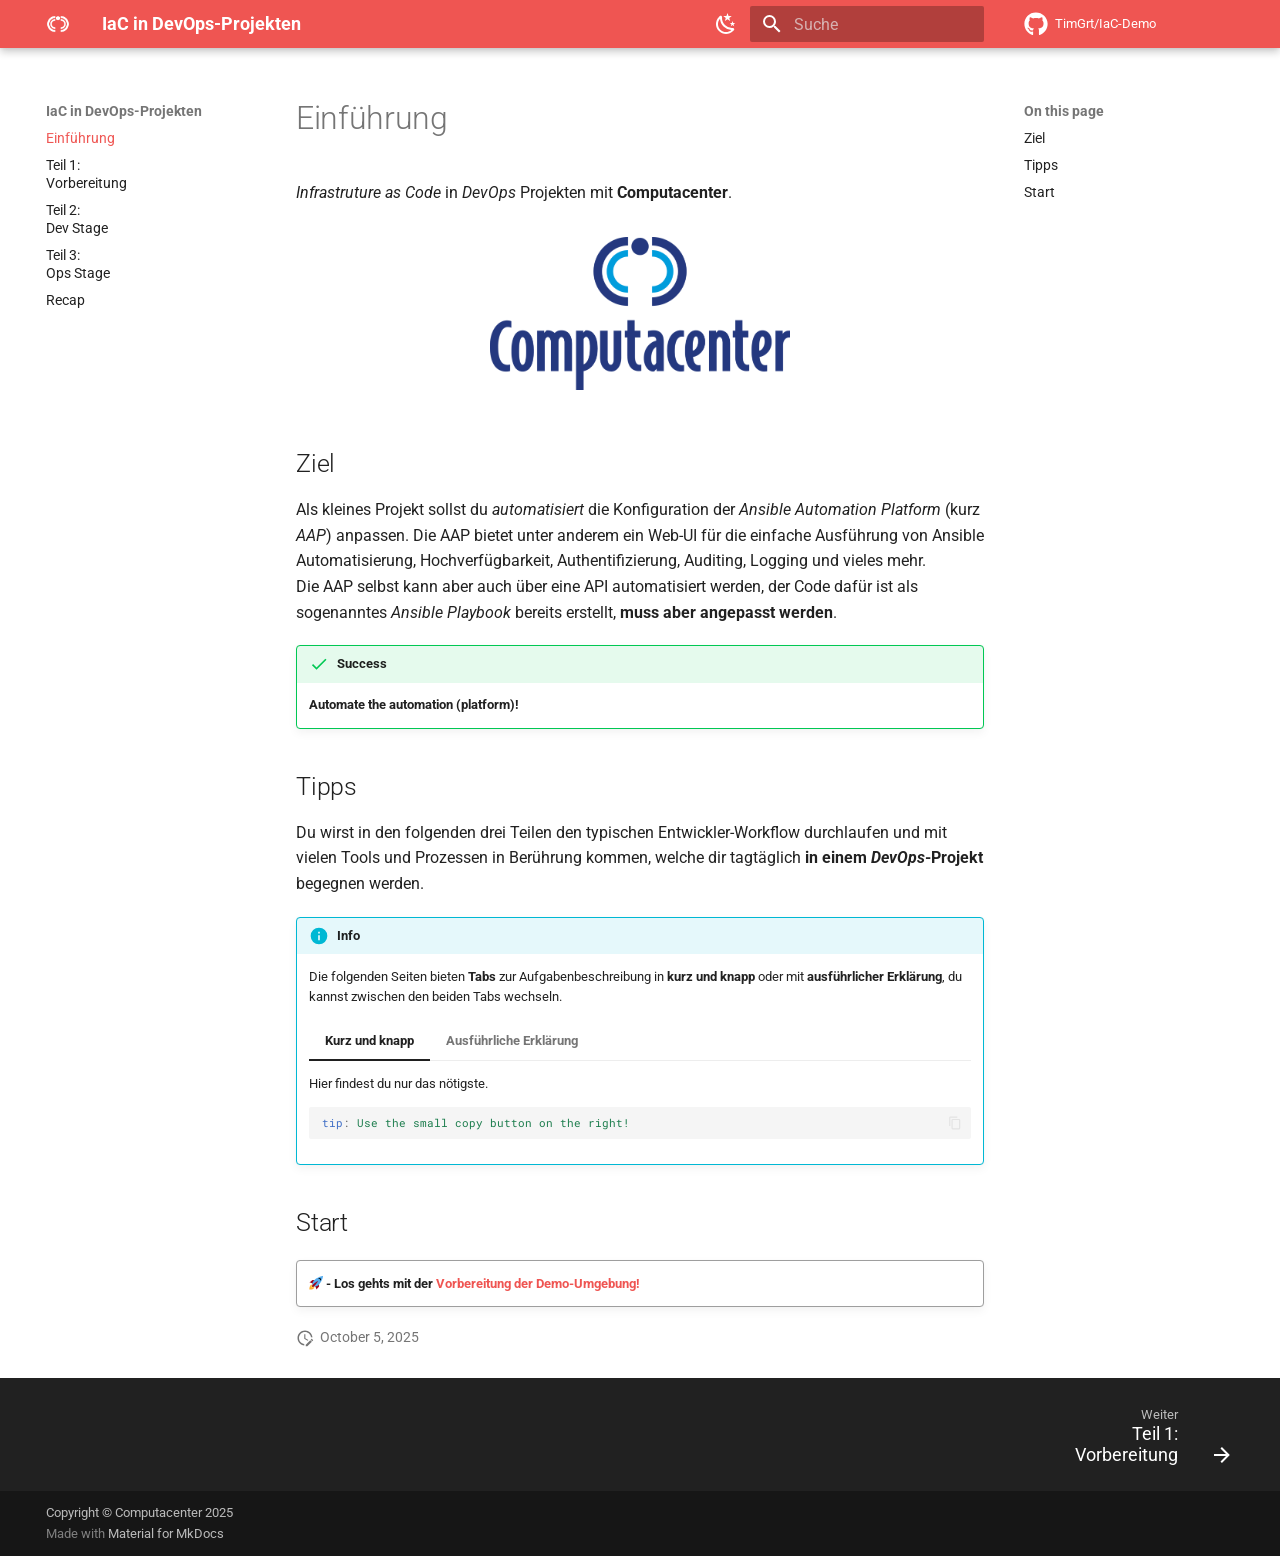
<file: index.html>
<!doctype html>
<html lang="de" class="no-js">
  <head>
    
      <meta charset="utf-8">
      <meta name="viewport" content="width=device-width,initial-scale=1">
      
        <meta name="description" content="Small exercises for demoing Infrastructure as Code with Ansible and Automation Controller">
      
      
      
      
      
        <link rel="next" href="part1/">
      
      
      <link rel="icon" href="assets/images/computacenter-logo.png">
      <meta name="generator" content="mkdocs-1.6.1, mkdocs-material-9.6.20">
    
    
      
        <title>IaC in DevOps-Projekten</title>
      
    
    
      <link rel="stylesheet" href="assets/stylesheets/main.e53b48f4.min.css">
      
        
        <link rel="stylesheet" href="assets/stylesheets/palette.06af60db.min.css">
      
      
  
  
    
      
      
    
  
  
  <style>:root{--md-admonition-icon--example:url('data:image/svg+xml;charset=utf-8,%3Csvg%20xmlns%3D%22http%3A//www.w3.org/2000/svg%22%20viewBox%3D%220%200%2024%2024%22%3E%3Cpath%20d%3D%22M9.25%2012a.75.75%200%200%201-.22.53l-2.75%202.75a.75.75%200%200%201-1.06-1.06L7.44%2012%205.22%209.78a.75.75%200%201%201%201.06-1.06l2.75%202.75c.141.14.22.331.22.53m2%202a.75.75%200%200%200%200%201.5h5a.75.75%200%200%200%200-1.5z%22/%3E%3Cpath%20d%3D%22M0%204.75C0%203.784.784%203%201.75%203h20.5c.966%200%201.75.784%201.75%201.75v14.5A1.75%201.75%200%200%201%2022.25%2021H1.75A1.75%201.75%200%200%201%200%2019.25Zm1.75-.25a.25.25%200%200%200-.25.25v14.5c0%20.138.112.25.25.25h20.5a.25.25%200%200%200%20.25-.25V4.75a.25.25%200%200%200-.25-.25Z%22/%3E%3C/svg%3E');}</style>



    
    
      
    
    
      
        
        
        
        <link rel="stylesheet" href="assets/external/fonts.googleapis.com/css.49ea35f2.css">
        <style>:root{--md-text-font:"Roboto";--md-code-font:"Roboto Mono"}</style>
      
    
    
      <link rel="stylesheet" href="assets/stylesheets/tables.css">
    
    <script>__md_scope=new URL(".",location),__md_hash=e=>[...e].reduce(((e,_)=>(e<<5)-e+_.charCodeAt(0)),0),__md_get=(e,_=localStorage,t=__md_scope)=>JSON.parse(_.getItem(t.pathname+"."+e)),__md_set=(e,_,t=localStorage,a=__md_scope)=>{try{t.setItem(a.pathname+"."+e,JSON.stringify(_))}catch(e){}}</script>
    
      

    
    
    
  </head>
  
  
    
    
      
    
    
    
    
    <body dir="ltr" data-md-color-scheme="default" data-md-color-primary="red" data-md-color-accent="indigo">
  
    
    <input class="md-toggle" data-md-toggle="drawer" type="checkbox" id="__drawer" autocomplete="off">
    <input class="md-toggle" data-md-toggle="search" type="checkbox" id="__search" autocomplete="off">
    <label class="md-overlay" for="__drawer"></label>
    <div data-md-component="skip">
      
        
        <a href="#einfuhrung" class="md-skip">
          Zum Inhalt
        </a>
      
    </div>
    <div data-md-component="announce">
      
    </div>
    
    
      

  

<header class="md-header md-header--shadow" data-md-component="header">
  <nav class="md-header__inner md-grid" aria-label="Kopfzeile">
    <a href="." title="IaC in DevOps-Projekten" class="md-header__button md-logo" aria-label="IaC in DevOps-Projekten" data-md-component="logo">
      
  <img src="assets/images/computacenter-logo-white.png" alt="logo">

    </a>
    <label class="md-header__button md-icon" for="__drawer">
      
      <svg xmlns="http://www.w3.org/2000/svg" viewBox="0 0 24 24"><path d="M3 6h18v2H3zm0 5h18v2H3zm0 5h18v2H3z"/></svg>
    </label>
    <div class="md-header__title" data-md-component="header-title">
      <div class="md-header__ellipsis">
        <div class="md-header__topic">
          <span class="md-ellipsis">
            IaC in DevOps-Projekten
          </span>
        </div>
        <div class="md-header__topic" data-md-component="header-topic">
          <span class="md-ellipsis">
            
              Einführung
            
          </span>
        </div>
      </div>
    </div>
    
      
        <form class="md-header__option" data-md-component="palette">
  
    
    
    
    <input class="md-option" data-md-color-media="" data-md-color-scheme="default" data-md-color-primary="red" data-md-color-accent="indigo"  aria-label="Switch to dark mode"  type="radio" name="__palette" id="__palette_0">
    
      <label class="md-header__button md-icon" title="Switch to dark mode" for="__palette_1" hidden>
        <svg xmlns="http://www.w3.org/2000/svg" viewBox="0 0 24 24"><path d="m17.75 4.09-2.53 1.94.91 3.06-2.63-1.81-2.63 1.81.91-3.06-2.53-1.94L12.44 4l1.06-3 1.06 3zm3.5 6.91-1.64 1.25.59 1.98-1.7-1.17-1.7 1.17.59-1.98L15.75 11l2.06-.05L18.5 9l.69 1.95zm-2.28 4.95c.83-.08 1.72 1.1 1.19 1.85-.32.45-.66.87-1.08 1.27C15.17 23 8.84 23 4.94 19.07c-3.91-3.9-3.91-10.24 0-14.14.4-.4.82-.76 1.27-1.08.75-.53 1.93.36 1.85 1.19-.27 2.86.69 5.83 2.89 8.02a9.96 9.96 0 0 0 8.02 2.89m-1.64 2.02a12.08 12.08 0 0 1-7.8-3.47c-2.17-2.19-3.33-5-3.49-7.82-2.81 3.14-2.7 7.96.31 10.98 3.02 3.01 7.84 3.12 10.98.31"/></svg>
      </label>
    
  
    
    
    
    <input class="md-option" data-md-color-media="" data-md-color-scheme="slate" data-md-color-primary="black" data-md-color-accent="indigo"  aria-label="Switch to light mode"  type="radio" name="__palette" id="__palette_1">
    
      <label class="md-header__button md-icon" title="Switch to light mode" for="__palette_0" hidden>
        <svg xmlns="http://www.w3.org/2000/svg" viewBox="0 0 24 24"><path d="M12 7a5 5 0 0 1 5 5 5 5 0 0 1-5 5 5 5 0 0 1-5-5 5 5 0 0 1 5-5m0 2a3 3 0 0 0-3 3 3 3 0 0 0 3 3 3 3 0 0 0 3-3 3 3 0 0 0-3-3m0-7 2.39 3.42C13.65 5.15 12.84 5 12 5s-1.65.15-2.39.42zM3.34 7l4.16-.35A7.2 7.2 0 0 0 5.94 8.5c-.44.74-.69 1.5-.83 2.29zm.02 10 1.76-3.77a7.131 7.131 0 0 0 2.38 4.14zM20.65 7l-1.77 3.79a7.02 7.02 0 0 0-2.38-4.15zm-.01 10-4.14.36c.59-.51 1.12-1.14 1.54-1.86.42-.73.69-1.5.83-2.29zM12 22l-2.41-3.44c.74.27 1.55.44 2.41.44.82 0 1.63-.17 2.37-.44z"/></svg>
      </label>
    
  
</form>
      
    
    
      <script>var palette=__md_get("__palette");if(palette&&palette.color){if("(prefers-color-scheme)"===palette.color.media){var media=matchMedia("(prefers-color-scheme: light)"),input=document.querySelector(media.matches?"[data-md-color-media='(prefers-color-scheme: light)']":"[data-md-color-media='(prefers-color-scheme: dark)']");palette.color.media=input.getAttribute("data-md-color-media"),palette.color.scheme=input.getAttribute("data-md-color-scheme"),palette.color.primary=input.getAttribute("data-md-color-primary"),palette.color.accent=input.getAttribute("data-md-color-accent")}for(var[key,value]of Object.entries(palette.color))document.body.setAttribute("data-md-color-"+key,value)}</script>
    
    
    
      
      
        <label class="md-header__button md-icon" for="__search">
          
          <svg xmlns="http://www.w3.org/2000/svg" viewBox="0 0 24 24"><path d="M9.5 3A6.5 6.5 0 0 1 16 9.5c0 1.61-.59 3.09-1.56 4.23l.27.27h.79l5 5-1.5 1.5-5-5v-.79l-.27-.27A6.52 6.52 0 0 1 9.5 16 6.5 6.5 0 0 1 3 9.5 6.5 6.5 0 0 1 9.5 3m0 2C7 5 5 7 5 9.5S7 14 9.5 14 14 12 14 9.5 12 5 9.5 5"/></svg>
        </label>
        <div class="md-search" data-md-component="search" role="dialog">
  <label class="md-search__overlay" for="__search"></label>
  <div class="md-search__inner" role="search">
    <form class="md-search__form" name="search">
      <input type="text" class="md-search__input" name="query" aria-label="Suche" placeholder="Suche" autocapitalize="off" autocorrect="off" autocomplete="off" spellcheck="false" data-md-component="search-query" required>
      <label class="md-search__icon md-icon" for="__search">
        
        <svg xmlns="http://www.w3.org/2000/svg" viewBox="0 0 24 24"><path d="M9.5 3A6.5 6.5 0 0 1 16 9.5c0 1.61-.59 3.09-1.56 4.23l.27.27h.79l5 5-1.5 1.5-5-5v-.79l-.27-.27A6.52 6.52 0 0 1 9.5 16 6.5 6.5 0 0 1 3 9.5 6.5 6.5 0 0 1 9.5 3m0 2C7 5 5 7 5 9.5S7 14 9.5 14 14 12 14 9.5 12 5 9.5 5"/></svg>
        
        <svg xmlns="http://www.w3.org/2000/svg" viewBox="0 0 24 24"><path d="M20 11v2H8l5.5 5.5-1.42 1.42L4.16 12l7.92-7.92L13.5 5.5 8 11z"/></svg>
      </label>
      <nav class="md-search__options" aria-label="Suche">
        
        <button type="reset" class="md-search__icon md-icon" title="Zurücksetzen" aria-label="Zurücksetzen" tabindex="-1">
          
          <svg xmlns="http://www.w3.org/2000/svg" viewBox="0 0 24 24"><path d="M19 6.41 17.59 5 12 10.59 6.41 5 5 6.41 10.59 12 5 17.59 6.41 19 12 13.41 17.59 19 19 17.59 13.41 12z"/></svg>
        </button>
      </nav>
      
        <div class="md-search__suggest" data-md-component="search-suggest"></div>
      
    </form>
    <div class="md-search__output">
      <div class="md-search__scrollwrap" tabindex="0" data-md-scrollfix>
        <div class="md-search-result" data-md-component="search-result">
          <div class="md-search-result__meta">
            Suche wird initialisiert
          </div>
          <ol class="md-search-result__list" role="presentation"></ol>
        </div>
      </div>
    </div>
  </div>
</div>
      
    
    
      <div class="md-header__source">
        <a href="https://github.com/TimGrt/IaC-Demo" title="Zum Repository" class="md-source" data-md-component="source">
  <div class="md-source__icon md-icon">
    
    <svg xmlns="http://www.w3.org/2000/svg" viewBox="0 0 512 512"><!--! Font Awesome Free 7.0.0 by @fontawesome - https://fontawesome.com License - https://fontawesome.com/license/free (Icons: CC BY 4.0, Fonts: SIL OFL 1.1, Code: MIT License) Copyright 2025 Fonticons, Inc.--><path d="M173.9 397.4c0 2-2.3 3.6-5.2 3.6-3.3.3-5.6-1.3-5.6-3.6 0-2 2.3-3.6 5.2-3.6 3-.3 5.6 1.3 5.6 3.6m-31.1-4.5c-.7 2 1.3 4.3 4.3 4.9 2.6 1 5.6 0 6.2-2s-1.3-4.3-4.3-5.2c-2.6-.7-5.5.3-6.2 2.3m44.2-1.7c-2.9.7-4.9 2.6-4.6 4.9.3 2 2.9 3.3 5.9 2.6 2.9-.7 4.9-2.6 4.6-4.6-.3-1.9-3-3.2-5.9-2.9M252.8 8C114.1 8 8 113.3 8 252c0 110.9 69.8 205.8 169.5 239.2 12.8 2.3 17.3-5.6 17.3-12.1 0-6.2-.3-40.4-.3-61.4 0 0-70 15-84.7-29.8 0 0-11.4-29.1-27.8-36.6 0 0-22.9-15.7 1.6-15.4 0 0 24.9 2 38.6 25.8 21.9 38.6 58.6 27.5 72.9 20.9 2.3-16 8.8-27.1 16-33.7-55.9-6.2-112.3-14.3-112.3-110.5 0-27.5 7.6-41.3 23.6-58.9-2.6-6.5-11.1-33.3 2.6-67.9 20.9-6.5 69 27 69 27 20-5.6 41.5-8.5 62.8-8.5s42.8 2.9 62.8 8.5c0 0 48.1-33.6 69-27 13.7 34.7 5.2 61.4 2.6 67.9 16 17.7 25.8 31.5 25.8 58.9 0 96.5-58.9 104.2-114.8 110.5 9.2 7.9 17 22.9 17 46.4 0 33.7-.3 75.4-.3 83.6 0 6.5 4.6 14.4 17.3 12.1C436.2 457.8 504 362.9 504 252 504 113.3 391.5 8 252.8 8M105.2 352.9c-1.3 1-1 3.3.7 5.2 1.6 1.6 3.9 2.3 5.2 1 1.3-1 1-3.3-.7-5.2-1.6-1.6-3.9-2.3-5.2-1m-10.8-8.1c-.7 1.3.3 2.9 2.3 3.9 1.6 1 3.6.7 4.3-.7.7-1.3-.3-2.9-2.3-3.9-2-.6-3.6-.3-4.3.7m32.4 35.6c-1.6 1.3-1 4.3 1.3 6.2 2.3 2.3 5.2 2.6 6.5 1 1.3-1.3.7-4.3-1.3-6.2-2.2-2.3-5.2-2.6-6.5-1m-11.4-14.7c-1.6 1-1.6 3.6 0 5.9s4.3 3.3 5.6 2.3c1.6-1.3 1.6-3.9 0-6.2-1.4-2.3-4-3.3-5.6-2"/></svg>
  </div>
  <div class="md-source__repository">
    TimGrt/IaC-Demo
  </div>
</a>
      </div>
    
  </nav>
  
</header>
    
    <div class="md-container" data-md-component="container">
      
      
        
          
        
      
      <main class="md-main" data-md-component="main">
        <div class="md-main__inner md-grid">
          
            
              
              <div class="md-sidebar md-sidebar--primary" data-md-component="sidebar" data-md-type="navigation" >
                <div class="md-sidebar__scrollwrap">
                  <div class="md-sidebar__inner">
                    



<nav class="md-nav md-nav--primary" aria-label="Navigation" data-md-level="0">
  <label class="md-nav__title" for="__drawer">
    <a href="." title="IaC in DevOps-Projekten" class="md-nav__button md-logo" aria-label="IaC in DevOps-Projekten" data-md-component="logo">
      
  <img src="assets/images/computacenter-logo-white.png" alt="logo">

    </a>
    IaC in DevOps-Projekten
  </label>
  
    <div class="md-nav__source">
      <a href="https://github.com/TimGrt/IaC-Demo" title="Zum Repository" class="md-source" data-md-component="source">
  <div class="md-source__icon md-icon">
    
    <svg xmlns="http://www.w3.org/2000/svg" viewBox="0 0 512 512"><!--! Font Awesome Free 7.0.0 by @fontawesome - https://fontawesome.com License - https://fontawesome.com/license/free (Icons: CC BY 4.0, Fonts: SIL OFL 1.1, Code: MIT License) Copyright 2025 Fonticons, Inc.--><path d="M173.9 397.4c0 2-2.3 3.6-5.2 3.6-3.3.3-5.6-1.3-5.6-3.6 0-2 2.3-3.6 5.2-3.6 3-.3 5.6 1.3 5.6 3.6m-31.1-4.5c-.7 2 1.3 4.3 4.3 4.9 2.6 1 5.6 0 6.2-2s-1.3-4.3-4.3-5.2c-2.6-.7-5.5.3-6.2 2.3m44.2-1.7c-2.9.7-4.9 2.6-4.6 4.9.3 2 2.9 3.3 5.9 2.6 2.9-.7 4.9-2.6 4.6-4.6-.3-1.9-3-3.2-5.9-2.9M252.8 8C114.1 8 8 113.3 8 252c0 110.9 69.8 205.8 169.5 239.2 12.8 2.3 17.3-5.6 17.3-12.1 0-6.2-.3-40.4-.3-61.4 0 0-70 15-84.7-29.8 0 0-11.4-29.1-27.8-36.6 0 0-22.9-15.7 1.6-15.4 0 0 24.9 2 38.6 25.8 21.9 38.6 58.6 27.5 72.9 20.9 2.3-16 8.8-27.1 16-33.7-55.9-6.2-112.3-14.3-112.3-110.5 0-27.5 7.6-41.3 23.6-58.9-2.6-6.5-11.1-33.3 2.6-67.9 20.9-6.5 69 27 69 27 20-5.6 41.5-8.5 62.8-8.5s42.8 2.9 62.8 8.5c0 0 48.1-33.6 69-27 13.7 34.7 5.2 61.4 2.6 67.9 16 17.7 25.8 31.5 25.8 58.9 0 96.5-58.9 104.2-114.8 110.5 9.2 7.9 17 22.9 17 46.4 0 33.7-.3 75.4-.3 83.6 0 6.5 4.6 14.4 17.3 12.1C436.2 457.8 504 362.9 504 252 504 113.3 391.5 8 252.8 8M105.2 352.9c-1.3 1-1 3.3.7 5.2 1.6 1.6 3.9 2.3 5.2 1 1.3-1 1-3.3-.7-5.2-1.6-1.6-3.9-2.3-5.2-1m-10.8-8.1c-.7 1.3.3 2.9 2.3 3.9 1.6 1 3.6.7 4.3-.7.7-1.3-.3-2.9-2.3-3.9-2-.6-3.6-.3-4.3.7m32.4 35.6c-1.6 1.3-1 4.3 1.3 6.2 2.3 2.3 5.2 2.6 6.5 1 1.3-1.3.7-4.3-1.3-6.2-2.2-2.3-5.2-2.6-6.5-1m-11.4-14.7c-1.6 1-1.6 3.6 0 5.9s4.3 3.3 5.6 2.3c1.6-1.3 1.6-3.9 0-6.2-1.4-2.3-4-3.3-5.6-2"/></svg>
  </div>
  <div class="md-source__repository">
    TimGrt/IaC-Demo
  </div>
</a>
    </div>
  
  <ul class="md-nav__list" data-md-scrollfix>
    
      
      
  
  
    
  
  
  
    <li class="md-nav__item md-nav__item--active">
      
      <input class="md-nav__toggle md-toggle" type="checkbox" id="__toc">
      
      
        
      
      
        <label class="md-nav__link md-nav__link--active" for="__toc">
          
  
  
  <span class="md-ellipsis">
    Einführung
    
  </span>
  

          <span class="md-nav__icon md-icon"></span>
        </label>
      
      <a href="." class="md-nav__link md-nav__link--active">
        
  
  
  <span class="md-ellipsis">
    Einführung
    
  </span>
  

      </a>
      
        

  

<nav class="md-nav md-nav--secondary" aria-label="On this page">
  
  
  
    
  
  
    <label class="md-nav__title" for="__toc">
      <span class="md-nav__icon md-icon"></span>
      On this page
    </label>
    <ul class="md-nav__list" data-md-component="toc" data-md-scrollfix>
      
        <li class="md-nav__item">
  <a href="#ziel" class="md-nav__link">
    <span class="md-ellipsis">
      Ziel
    </span>
  </a>
  
</li>
      
        <li class="md-nav__item">
  <a href="#tipps" class="md-nav__link">
    <span class="md-ellipsis">
      Tipps
    </span>
  </a>
  
</li>
      
        <li class="md-nav__item">
  <a href="#start" class="md-nav__link">
    <span class="md-ellipsis">
      Start
    </span>
  </a>
  
</li>
      
    </ul>
  
</nav>
      
    </li>
  

    
      
      
  
  
  
  
    <li class="md-nav__item">
      <a href="part1/" class="md-nav__link">
        
  
  
  <span class="md-ellipsis">
    Teil 1:<br>Vorbereitung
    
  </span>
  

      </a>
    </li>
  

    
      
      
  
  
  
  
    <li class="md-nav__item">
      <a href="part2/" class="md-nav__link">
        
  
  
  <span class="md-ellipsis">
    Teil 2:<br>Dev Stage
    
  </span>
  

      </a>
    </li>
  

    
      
      
  
  
  
  
    <li class="md-nav__item">
      <a href="part3/" class="md-nav__link">
        
  
  
  <span class="md-ellipsis">
    Teil 3:<br>Ops Stage
    
  </span>
  

      </a>
    </li>
  

    
      
      
  
  
  
  
    <li class="md-nav__item">
      <a href="recap/" class="md-nav__link">
        
  
  
  <span class="md-ellipsis">
    Recap
    
  </span>
  

      </a>
    </li>
  

    
  </ul>
</nav>
                  </div>
                </div>
              </div>
            
            
              
              <div class="md-sidebar md-sidebar--secondary" data-md-component="sidebar" data-md-type="toc" >
                <div class="md-sidebar__scrollwrap">
                  <div class="md-sidebar__inner">
                    

  

<nav class="md-nav md-nav--secondary" aria-label="On this page">
  
  
  
    
  
  
    <label class="md-nav__title" for="__toc">
      <span class="md-nav__icon md-icon"></span>
      On this page
    </label>
    <ul class="md-nav__list" data-md-component="toc" data-md-scrollfix>
      
        <li class="md-nav__item">
  <a href="#ziel" class="md-nav__link">
    <span class="md-ellipsis">
      Ziel
    </span>
  </a>
  
</li>
      
        <li class="md-nav__item">
  <a href="#tipps" class="md-nav__link">
    <span class="md-ellipsis">
      Tipps
    </span>
  </a>
  
</li>
      
        <li class="md-nav__item">
  <a href="#start" class="md-nav__link">
    <span class="md-ellipsis">
      Start
    </span>
  </a>
  
</li>
      
    </ul>
  
</nav>
                  </div>
                </div>
              </div>
            
          
          
            <div class="md-content" data-md-component="content">
              <article class="md-content__inner md-typeset">
                
                  



<h1 id="einfuhrung">Einführung</h1>
<p><em>Infrastruture as Code</em> in <em>DevOps</em> Projekten mit <strong>Computacenter</strong>.</p>
<figure>
<p><img alt="CC Logo" src="assets/images/computacenter.png#only-light" width="300" />
  <img alt="CC Logo" src="assets/images/computacenter-white.png#only-dark" width="300" />
  </p>
<figcaption></figcaption>
</figure>
<h2 id="ziel">Ziel</h2>
<p>Als kleines Projekt sollst du <em>automatisiert</em> die Konfiguration der <em>Ansible Automation Platform</em> (kurz <em>AAP</em>) anpassen. Die AAP bietet unter anderem ein Web-UI für die einfache Ausführung von Ansible Automatisierung, Hochverfügbarkeit, Authentifizierung, Auditing, Logging und vieles mehr.<br />
Die AAP selbst kann aber auch über eine API automatisiert werden, der Code dafür ist als sogenanntes <em>Ansible Playbook</em> bereits erstellt, <strong>muss aber angepasst werden</strong>.  </p>
<div class="admonition success">
<p class="admonition-title">Success</p>
<p><strong>Automate the automation (platform)!</strong></p>
</div>
<h2 id="tipps">Tipps</h2>
<p>Du wirst in den folgenden drei Teilen den typischen Entwickler-Workflow durchlaufen und mit vielen Tools und Prozessen in Berührung kommen, welche dir tagtäglich <strong>in einem <em>DevOps</em>-Projekt</strong> begegnen werden.</p>
<div class="admonition info">
<p class="admonition-title">Info</p>
<p>Die folgenden Seiten bieten <strong>Tabs</strong> zur Aufgabenbeschreibung in <strong>kurz und knapp</strong> oder mit <strong>ausführlicher Erklärung</strong>, du kannst zwischen den beiden Tabs wechseln.</p>
<div class="tabbed-set tabbed-alternate" data-tabs="1:2"><input checked="checked" id="__tabbed_1_1" name="__tabbed_1" type="radio" /><input id="__tabbed_1_2" name="__tabbed_1" type="radio" /><div class="tabbed-labels"><label for="__tabbed_1_1">Kurz und knapp</label><label for="__tabbed_1_2">Ausführliche Erklärung</label></div>
<div class="tabbed-content">
<div class="tabbed-block">
<p>Hier findest du nur das nötigste.</p>
<div class="highlight"><pre><span></span><code><a id="__codelineno-0-1" name="__codelineno-0-1" href="#__codelineno-0-1"></a><span class="nt">tip</span><span class="p">:</span><span class="w"> </span><span class="l l-Scalar l-Scalar-Plain">Use the small copy button on the right!</span>
</code></pre></div>
</div>
<div class="tabbed-block">
<p>In diesem Tab wird alles etwas ausführlicher beschrieben, mit zusätzlichen Informationen zu den verwendeten Kommandos oder Hintergrund-Infos zu der zugrunde liegenden Technologie.  </p>
<p>Der Inhalt aller Code-Blöcke kann über einen kleinen Copy-Button rechts im Code-Feld kopiert werden.</p>
<div class="admonition tip">
<p class="admonition-title">Tip</p>
<p>Mit der <strong>rechten Maustauste</strong> kann der kopierte Content im Terminal eingefügt werden.</p>
</div>
</div>
</div>
</div>
</div>
<h2 id="start">Start</h2>
<div class="admonition quote">
<p><strong><img alt="🚀" class="twemoji" src="assets/external/cdn.jsdelivr.net/gh/jdecked/twemoji@15.1.0/assets/svg/1f680.svg" title=":rocket:"> - Los gehts mit der <a href="part1/">Vorbereitung der Demo-Umgebung!</a></strong></p>
</div>







  
    
  
  


  <aside class="md-source-file">
    
      
  <span class="md-source-file__fact">
    <span class="md-icon" title="Letztes Update">
      <svg xmlns="http://www.w3.org/2000/svg" viewBox="0 0 24 24"><path d="M21 13.1c-.1 0-.3.1-.4.2l-1 1 2.1 2.1 1-1c.2-.2.2-.6 0-.8l-1.3-1.3c-.1-.1-.2-.2-.4-.2m-1.9 1.8-6.1 6V23h2.1l6.1-6.1zM12.5 7v5.2l4 2.4-1 1L11 13V7zM11 21.9c-5.1-.5-9-4.8-9-9.9C2 6.5 6.5 2 12 2c5.3 0 9.6 4.1 10 9.3-.3-.1-.6-.2-1-.2s-.7.1-1 .2C19.6 7.2 16.2 4 12 4c-4.4 0-8 3.6-8 8 0 4.1 3.1 7.5 7.1 7.9l-.1.2z"/></svg>
    </span>
    <span class="git-revision-date-localized-plugin git-revision-date-localized-plugin-date" title="October 5, 2025 14:08:36 UTC">October 5, 2025</span>
  </span>

    
    
    
    
  </aside>





                
              </article>
            </div>
          
          
<script>var target=document.getElementById(location.hash.slice(1));target&&target.name&&(target.checked=target.name.startsWith("__tabbed_"))</script>
        </div>
        
          <button type="button" class="md-top md-icon" data-md-component="top" hidden>
  
  <svg xmlns="http://www.w3.org/2000/svg" viewBox="0 0 24 24"><path d="M13 20h-2V8l-5.5 5.5-1.42-1.42L12 4.16l7.92 7.92-1.42 1.42L13 8z"/></svg>
  Zurück zum Seitenanfang
</button>
        
      </main>
      
        <footer class="md-footer">
  
    
      
      <nav class="md-footer__inner md-grid" aria-label="Fußzeile" >
        
        
          
          <a href="part1/" class="md-footer__link md-footer__link--next" aria-label="Weiter: Teil 1:&lt;br&gt;Vorbereitung">
            <div class="md-footer__title">
              <span class="md-footer__direction">
                Weiter
              </span>
              <div class="md-ellipsis">
                Teil 1:<br>Vorbereitung
              </div>
            </div>
            <div class="md-footer__button md-icon">
              
              <svg xmlns="http://www.w3.org/2000/svg" viewBox="0 0 24 24"><path d="M4 11v2h12l-5.5 5.5 1.42 1.42L19.84 12l-7.92-7.92L10.5 5.5 16 11z"/></svg>
            </div>
          </a>
        
      </nav>
    
  
  <div class="md-footer-meta md-typeset">
    <div class="md-footer-meta__inner md-grid">
      <div class="md-copyright">
  
    <div class="md-copyright__highlight">
      Copyright &copy; Computacenter 2025
    </div>
  
  
    Made with
    <a href="https://squidfunk.github.io/mkdocs-material/" target="_blank" rel="noopener">
      Material for MkDocs
    </a>
  
</div>
      
    </div>
  </div>
</footer>
      
    </div>
    <div class="md-dialog" data-md-component="dialog">
      <div class="md-dialog__inner md-typeset"></div>
    </div>
    
    
    
      
      <script id="__config" type="application/json">{"base": ".", "features": ["content.code.annotate", "content.code.copy", "navigation.footer", "navigation.instant", "navigation.prune", "navigation.sections", "navigation.top", "search.highlight", "search.suggest"], "search": "assets/javascripts/workers/search.973d3a69.min.js", "tags": null, "translations": {"clipboard.copied": "In Zwischenablage kopiert", "clipboard.copy": "In Zwischenablage kopieren", "search.result.more.one": "1 weiteres Suchergebnis auf dieser Seite", "search.result.more.other": "# weitere Suchergebnisse auf dieser Seite", "search.result.none": "Keine Suchergebnisse", "search.result.one": "1 Suchergebnis", "search.result.other": "# Suchergebnisse", "search.result.placeholder": "Suchbegriff eingeben", "search.result.term.missing": "Es fehlt", "select.version": "Version ausw\u00e4hlen"}, "version": null}</script>
    
    
      <script src="assets/javascripts/bundle.f55a23d4.min.js"></script>
      
        <script src="assets/javascripts/extra/refresh-on-toggle-dark-light.js"></script>
      
        <script src="assets/external/unpkg.com/mermaid@11/dist/mermaid.min.js"></script>
      
    
  </body>
</html>
</file>
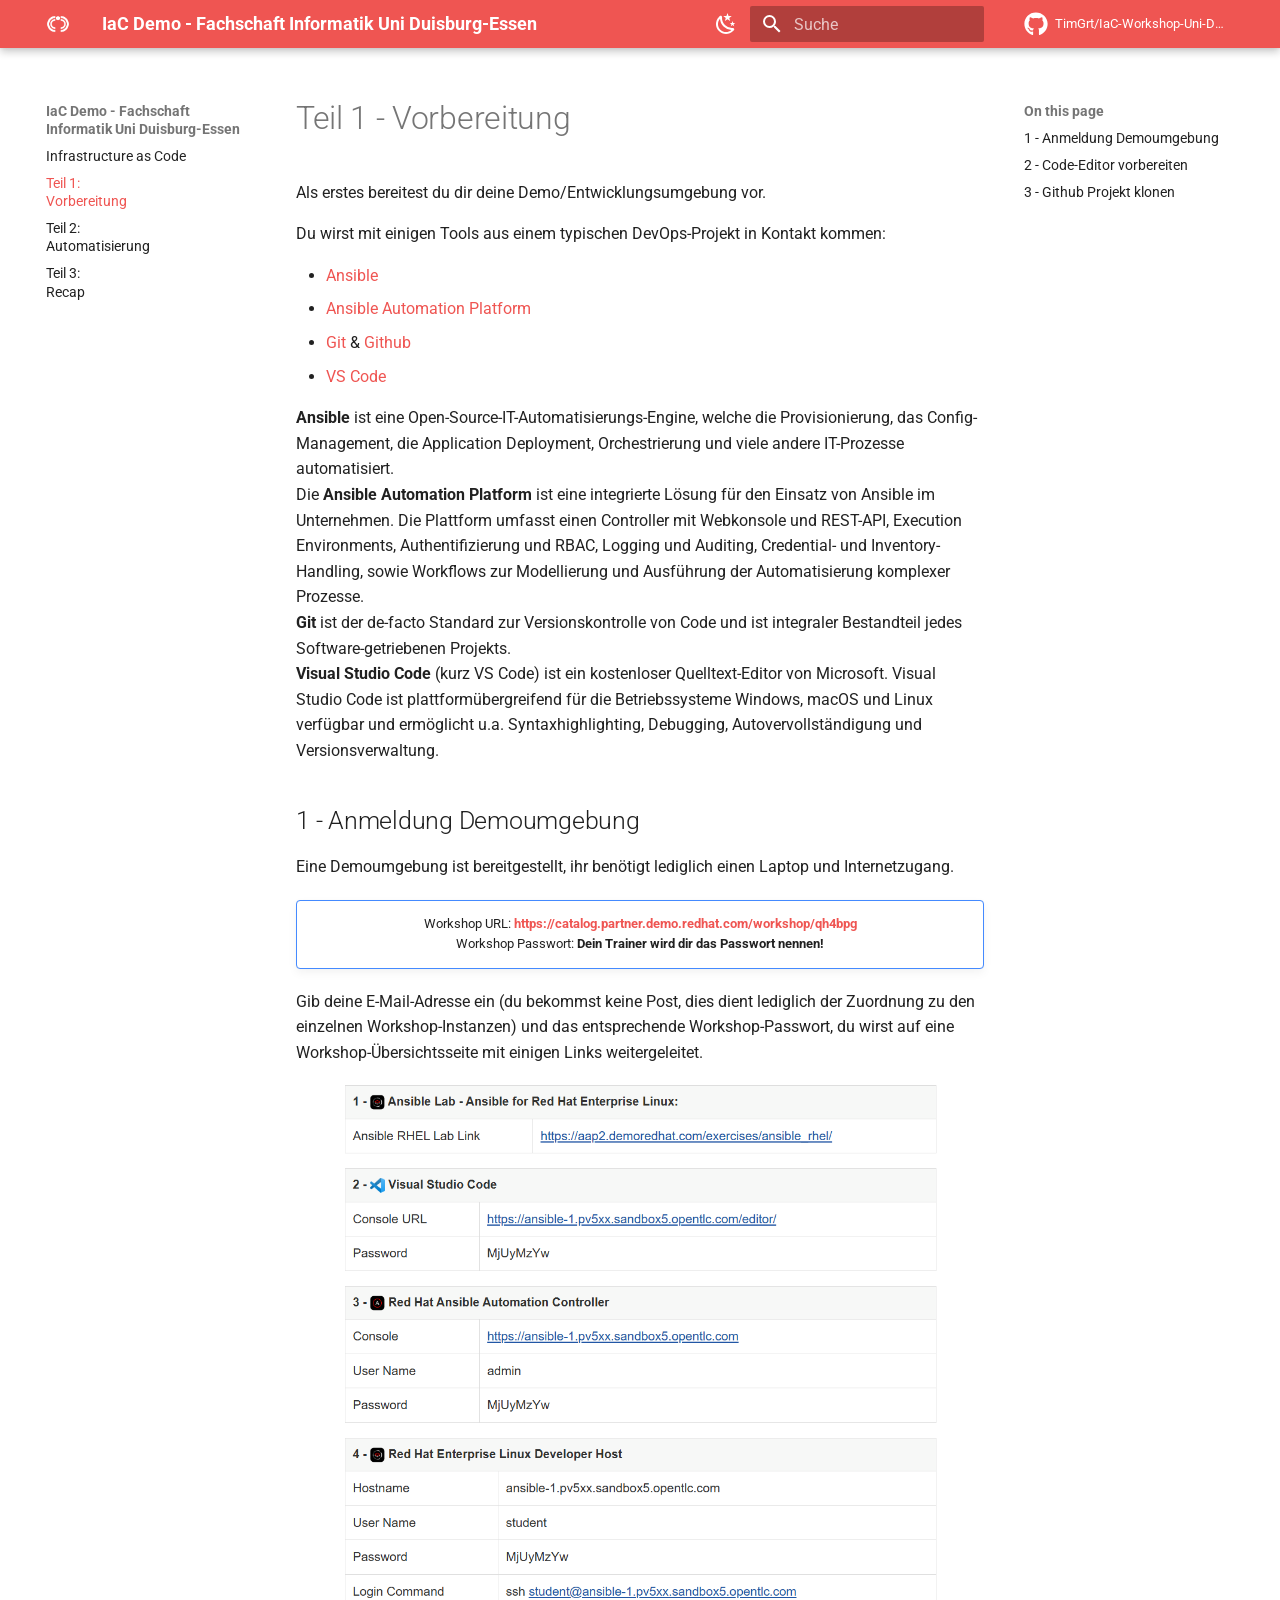
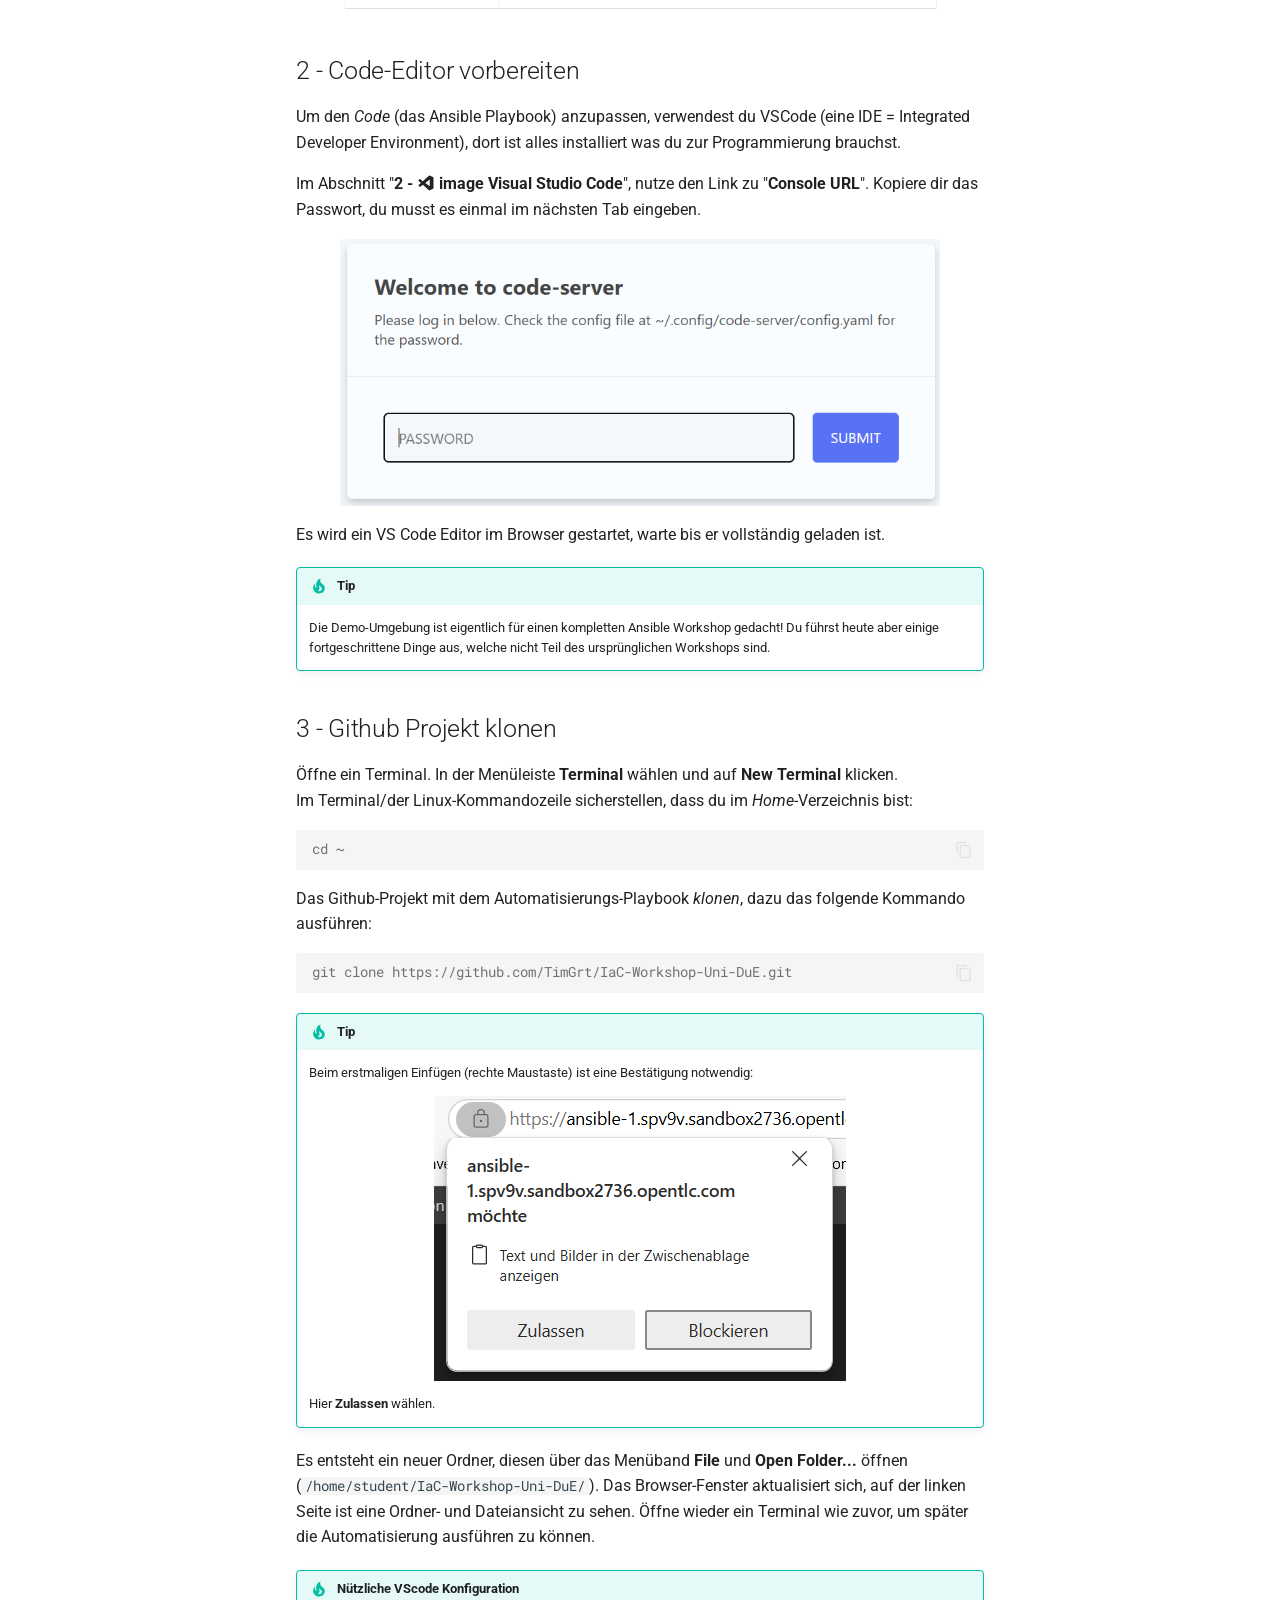
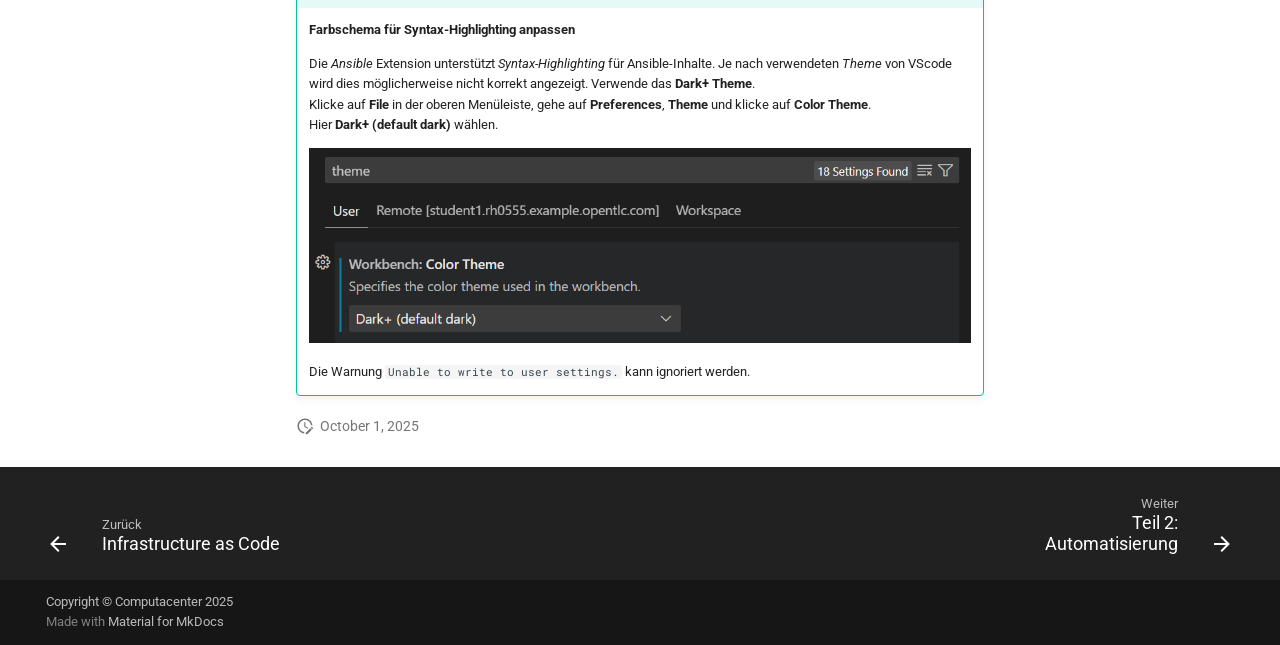
<file: part1/index.html>
<!doctype html>
<html lang="de" class="no-js">
  <head>
    
      <meta charset="utf-8">
      <meta name="viewport" content="width=device-width,initial-scale=1">
      
        <meta name="description" content="Small exercises for demoing Infrastructure as Code with Ansible and Automation Controller">
      
      
      
      
        <link rel="prev" href="..">
      
      
        <link rel="next" href="../part2/">
      
      
      <link rel="icon" href="../assets/images/computacenter-logo.png">
      <meta name="generator" content="mkdocs-1.6.1, mkdocs-material-9.6.20">
    
    
      
        <title>Teil 1:Vorbereitung - IaC Demo - Fachschaft Informatik Uni Duisburg-Essen</title>
      
    
    
      <link rel="stylesheet" href="../assets/stylesheets/main.e53b48f4.min.css">
      
        
        <link rel="stylesheet" href="../assets/stylesheets/palette.06af60db.min.css">
      
      
  
  
    
      
      
    
  
  
  <style>:root{--md-admonition-icon--example:url('data:image/svg+xml;charset=utf-8,%3Csvg%20xmlns%3D%22http%3A//www.w3.org/2000/svg%22%20viewBox%3D%220%200%2024%2024%22%3E%3Cpath%20d%3D%22M9.25%2012a.75.75%200%200%201-.22.53l-2.75%202.75a.75.75%200%200%201-1.06-1.06L7.44%2012%205.22%209.78a.75.75%200%201%201%201.06-1.06l2.75%202.75c.141.14.22.331.22.53m2%202a.75.75%200%200%200%200%201.5h5a.75.75%200%200%200%200-1.5z%22/%3E%3Cpath%20d%3D%22M0%204.75C0%203.784.784%203%201.75%203h20.5c.966%200%201.75.784%201.75%201.75v14.5A1.75%201.75%200%200%201%2022.25%2021H1.75A1.75%201.75%200%200%201%200%2019.25Zm1.75-.25a.25.25%200%200%200-.25.25v14.5c0%20.138.112.25.25.25h20.5a.25.25%200%200%200%20.25-.25V4.75a.25.25%200%200%200-.25-.25Z%22/%3E%3C/svg%3E');}</style>



    
    
      
    
    
      
        
        
        
        <link rel="stylesheet" href="../assets/external/fonts.googleapis.com/css.49ea35f2.css">
        <style>:root{--md-text-font:"Roboto";--md-code-font:"Roboto Mono"}</style>
      
    
    
      <link rel="stylesheet" href="../assets/stylesheets/tables.css">
    
    <script>__md_scope=new URL("..",location),__md_hash=e=>[...e].reduce(((e,_)=>(e<<5)-e+_.charCodeAt(0)),0),__md_get=(e,_=localStorage,t=__md_scope)=>JSON.parse(_.getItem(t.pathname+"."+e)),__md_set=(e,_,t=localStorage,a=__md_scope)=>{try{t.setItem(a.pathname+"."+e,JSON.stringify(_))}catch(e){}}</script>
    
      

    
    
    
  </head>
  
  
    
    
      
    
    
    
    
    <body dir="ltr" data-md-color-scheme="default" data-md-color-primary="red" data-md-color-accent="indigo">
  
    
    <input class="md-toggle" data-md-toggle="drawer" type="checkbox" id="__drawer" autocomplete="off">
    <input class="md-toggle" data-md-toggle="search" type="checkbox" id="__search" autocomplete="off">
    <label class="md-overlay" for="__drawer"></label>
    <div data-md-component="skip">
      
        
        <a href="#teil-1-vorbereitung" class="md-skip">
          Zum Inhalt
        </a>
      
    </div>
    <div data-md-component="announce">
      
    </div>
    
    
      

  

<header class="md-header md-header--shadow" data-md-component="header">
  <nav class="md-header__inner md-grid" aria-label="Kopfzeile">
    <a href=".." title="IaC Demo - Fachschaft Informatik Uni Duisburg-Essen" class="md-header__button md-logo" aria-label="IaC Demo - Fachschaft Informatik Uni Duisburg-Essen" data-md-component="logo">
      
  <img src="../assets/images/computacenter-logo-white.png" alt="logo">

    </a>
    <label class="md-header__button md-icon" for="__drawer">
      
      <svg xmlns="http://www.w3.org/2000/svg" viewBox="0 0 24 24"><path d="M3 6h18v2H3zm0 5h18v2H3zm0 5h18v2H3z"/></svg>
    </label>
    <div class="md-header__title" data-md-component="header-title">
      <div class="md-header__ellipsis">
        <div class="md-header__topic">
          <span class="md-ellipsis">
            IaC Demo - Fachschaft Informatik Uni Duisburg-Essen
          </span>
        </div>
        <div class="md-header__topic" data-md-component="header-topic">
          <span class="md-ellipsis">
            
              Teil 1:<br>Vorbereitung
            
          </span>
        </div>
      </div>
    </div>
    
      
        <form class="md-header__option" data-md-component="palette">
  
    
    
    
    <input class="md-option" data-md-color-media="" data-md-color-scheme="default" data-md-color-primary="red" data-md-color-accent="indigo"  aria-label="Switch to dark mode"  type="radio" name="__palette" id="__palette_0">
    
      <label class="md-header__button md-icon" title="Switch to dark mode" for="__palette_1" hidden>
        <svg xmlns="http://www.w3.org/2000/svg" viewBox="0 0 24 24"><path d="m17.75 4.09-2.53 1.94.91 3.06-2.63-1.81-2.63 1.81.91-3.06-2.53-1.94L12.44 4l1.06-3 1.06 3zm3.5 6.91-1.64 1.25.59 1.98-1.7-1.17-1.7 1.17.59-1.98L15.75 11l2.06-.05L18.5 9l.69 1.95zm-2.28 4.95c.83-.08 1.72 1.1 1.19 1.85-.32.45-.66.87-1.08 1.27C15.17 23 8.84 23 4.94 19.07c-3.91-3.9-3.91-10.24 0-14.14.4-.4.82-.76 1.27-1.08.75-.53 1.93.36 1.85 1.19-.27 2.86.69 5.83 2.89 8.02a9.96 9.96 0 0 0 8.02 2.89m-1.64 2.02a12.08 12.08 0 0 1-7.8-3.47c-2.17-2.19-3.33-5-3.49-7.82-2.81 3.14-2.7 7.96.31 10.98 3.02 3.01 7.84 3.12 10.98.31"/></svg>
      </label>
    
  
    
    
    
    <input class="md-option" data-md-color-media="" data-md-color-scheme="slate" data-md-color-primary="black" data-md-color-accent="indigo"  aria-label="Switch to light mode"  type="radio" name="__palette" id="__palette_1">
    
      <label class="md-header__button md-icon" title="Switch to light mode" for="__palette_0" hidden>
        <svg xmlns="http://www.w3.org/2000/svg" viewBox="0 0 24 24"><path d="M12 7a5 5 0 0 1 5 5 5 5 0 0 1-5 5 5 5 0 0 1-5-5 5 5 0 0 1 5-5m0 2a3 3 0 0 0-3 3 3 3 0 0 0 3 3 3 3 0 0 0 3-3 3 3 0 0 0-3-3m0-7 2.39 3.42C13.65 5.15 12.84 5 12 5s-1.65.15-2.39.42zM3.34 7l4.16-.35A7.2 7.2 0 0 0 5.94 8.5c-.44.74-.69 1.5-.83 2.29zm.02 10 1.76-3.77a7.131 7.131 0 0 0 2.38 4.14zM20.65 7l-1.77 3.79a7.02 7.02 0 0 0-2.38-4.15zm-.01 10-4.14.36c.59-.51 1.12-1.14 1.54-1.86.42-.73.69-1.5.83-2.29zM12 22l-2.41-3.44c.74.27 1.55.44 2.41.44.82 0 1.63-.17 2.37-.44z"/></svg>
      </label>
    
  
</form>
      
    
    
      <script>var palette=__md_get("__palette");if(palette&&palette.color){if("(prefers-color-scheme)"===palette.color.media){var media=matchMedia("(prefers-color-scheme: light)"),input=document.querySelector(media.matches?"[data-md-color-media='(prefers-color-scheme: light)']":"[data-md-color-media='(prefers-color-scheme: dark)']");palette.color.media=input.getAttribute("data-md-color-media"),palette.color.scheme=input.getAttribute("data-md-color-scheme"),palette.color.primary=input.getAttribute("data-md-color-primary"),palette.color.accent=input.getAttribute("data-md-color-accent")}for(var[key,value]of Object.entries(palette.color))document.body.setAttribute("data-md-color-"+key,value)}</script>
    
    
    
      
      
        <label class="md-header__button md-icon" for="__search">
          
          <svg xmlns="http://www.w3.org/2000/svg" viewBox="0 0 24 24"><path d="M9.5 3A6.5 6.5 0 0 1 16 9.5c0 1.61-.59 3.09-1.56 4.23l.27.27h.79l5 5-1.5 1.5-5-5v-.79l-.27-.27A6.52 6.52 0 0 1 9.5 16 6.5 6.5 0 0 1 3 9.5 6.5 6.5 0 0 1 9.5 3m0 2C7 5 5 7 5 9.5S7 14 9.5 14 14 12 14 9.5 12 5 9.5 5"/></svg>
        </label>
        <div class="md-search" data-md-component="search" role="dialog">
  <label class="md-search__overlay" for="__search"></label>
  <div class="md-search__inner" role="search">
    <form class="md-search__form" name="search">
      <input type="text" class="md-search__input" name="query" aria-label="Suche" placeholder="Suche" autocapitalize="off" autocorrect="off" autocomplete="off" spellcheck="false" data-md-component="search-query" required>
      <label class="md-search__icon md-icon" for="__search">
        
        <svg xmlns="http://www.w3.org/2000/svg" viewBox="0 0 24 24"><path d="M9.5 3A6.5 6.5 0 0 1 16 9.5c0 1.61-.59 3.09-1.56 4.23l.27.27h.79l5 5-1.5 1.5-5-5v-.79l-.27-.27A6.52 6.52 0 0 1 9.5 16 6.5 6.5 0 0 1 3 9.5 6.5 6.5 0 0 1 9.5 3m0 2C7 5 5 7 5 9.5S7 14 9.5 14 14 12 14 9.5 12 5 9.5 5"/></svg>
        
        <svg xmlns="http://www.w3.org/2000/svg" viewBox="0 0 24 24"><path d="M20 11v2H8l5.5 5.5-1.42 1.42L4.16 12l7.92-7.92L13.5 5.5 8 11z"/></svg>
      </label>
      <nav class="md-search__options" aria-label="Suche">
        
        <button type="reset" class="md-search__icon md-icon" title="Zurücksetzen" aria-label="Zurücksetzen" tabindex="-1">
          
          <svg xmlns="http://www.w3.org/2000/svg" viewBox="0 0 24 24"><path d="M19 6.41 17.59 5 12 10.59 6.41 5 5 6.41 10.59 12 5 17.59 6.41 19 12 13.41 17.59 19 19 17.59 13.41 12z"/></svg>
        </button>
      </nav>
      
        <div class="md-search__suggest" data-md-component="search-suggest"></div>
      
    </form>
    <div class="md-search__output">
      <div class="md-search__scrollwrap" tabindex="0" data-md-scrollfix>
        <div class="md-search-result" data-md-component="search-result">
          <div class="md-search-result__meta">
            Suche wird initialisiert
          </div>
          <ol class="md-search-result__list" role="presentation"></ol>
        </div>
      </div>
    </div>
  </div>
</div>
      
    
    
      <div class="md-header__source">
        <a href="https://github.com/TimGrt/IaC-Workshop-Uni-DuE" title="Zum Repository" class="md-source" data-md-component="source">
  <div class="md-source__icon md-icon">
    
    <svg xmlns="http://www.w3.org/2000/svg" viewBox="0 0 512 512"><!--! Font Awesome Free 7.0.0 by @fontawesome - https://fontawesome.com License - https://fontawesome.com/license/free (Icons: CC BY 4.0, Fonts: SIL OFL 1.1, Code: MIT License) Copyright 2025 Fonticons, Inc.--><path d="M173.9 397.4c0 2-2.3 3.6-5.2 3.6-3.3.3-5.6-1.3-5.6-3.6 0-2 2.3-3.6 5.2-3.6 3-.3 5.6 1.3 5.6 3.6m-31.1-4.5c-.7 2 1.3 4.3 4.3 4.9 2.6 1 5.6 0 6.2-2s-1.3-4.3-4.3-5.2c-2.6-.7-5.5.3-6.2 2.3m44.2-1.7c-2.9.7-4.9 2.6-4.6 4.9.3 2 2.9 3.3 5.9 2.6 2.9-.7 4.9-2.6 4.6-4.6-.3-1.9-3-3.2-5.9-2.9M252.8 8C114.1 8 8 113.3 8 252c0 110.9 69.8 205.8 169.5 239.2 12.8 2.3 17.3-5.6 17.3-12.1 0-6.2-.3-40.4-.3-61.4 0 0-70 15-84.7-29.8 0 0-11.4-29.1-27.8-36.6 0 0-22.9-15.7 1.6-15.4 0 0 24.9 2 38.6 25.8 21.9 38.6 58.6 27.5 72.9 20.9 2.3-16 8.8-27.1 16-33.7-55.9-6.2-112.3-14.3-112.3-110.5 0-27.5 7.6-41.3 23.6-58.9-2.6-6.5-11.1-33.3 2.6-67.9 20.9-6.5 69 27 69 27 20-5.6 41.5-8.5 62.8-8.5s42.8 2.9 62.8 8.5c0 0 48.1-33.6 69-27 13.7 34.7 5.2 61.4 2.6 67.9 16 17.7 25.8 31.5 25.8 58.9 0 96.5-58.9 104.2-114.8 110.5 9.2 7.9 17 22.9 17 46.4 0 33.7-.3 75.4-.3 83.6 0 6.5 4.6 14.4 17.3 12.1C436.2 457.8 504 362.9 504 252 504 113.3 391.5 8 252.8 8M105.2 352.9c-1.3 1-1 3.3.7 5.2 1.6 1.6 3.9 2.3 5.2 1 1.3-1 1-3.3-.7-5.2-1.6-1.6-3.9-2.3-5.2-1m-10.8-8.1c-.7 1.3.3 2.9 2.3 3.9 1.6 1 3.6.7 4.3-.7.7-1.3-.3-2.9-2.3-3.9-2-.6-3.6-.3-4.3.7m32.4 35.6c-1.6 1.3-1 4.3 1.3 6.2 2.3 2.3 5.2 2.6 6.5 1 1.3-1.3.7-4.3-1.3-6.2-2.2-2.3-5.2-2.6-6.5-1m-11.4-14.7c-1.6 1-1.6 3.6 0 5.9s4.3 3.3 5.6 2.3c1.6-1.3 1.6-3.9 0-6.2-1.4-2.3-4-3.3-5.6-2"/></svg>
  </div>
  <div class="md-source__repository">
    TimGrt/IaC-Workshop-Uni-DuE
  </div>
</a>
      </div>
    
  </nav>
  
</header>
    
    <div class="md-container" data-md-component="container">
      
      
        
          
        
      
      <main class="md-main" data-md-component="main">
        <div class="md-main__inner md-grid">
          
            
              
              <div class="md-sidebar md-sidebar--primary" data-md-component="sidebar" data-md-type="navigation" >
                <div class="md-sidebar__scrollwrap">
                  <div class="md-sidebar__inner">
                    



<nav class="md-nav md-nav--primary" aria-label="Navigation" data-md-level="0">
  <label class="md-nav__title" for="__drawer">
    <a href=".." title="IaC Demo - Fachschaft Informatik Uni Duisburg-Essen" class="md-nav__button md-logo" aria-label="IaC Demo - Fachschaft Informatik Uni Duisburg-Essen" data-md-component="logo">
      
  <img src="../assets/images/computacenter-logo-white.png" alt="logo">

    </a>
    IaC Demo - Fachschaft Informatik Uni Duisburg-Essen
  </label>
  
    <div class="md-nav__source">
      <a href="https://github.com/TimGrt/IaC-Workshop-Uni-DuE" title="Zum Repository" class="md-source" data-md-component="source">
  <div class="md-source__icon md-icon">
    
    <svg xmlns="http://www.w3.org/2000/svg" viewBox="0 0 512 512"><!--! Font Awesome Free 7.0.0 by @fontawesome - https://fontawesome.com License - https://fontawesome.com/license/free (Icons: CC BY 4.0, Fonts: SIL OFL 1.1, Code: MIT License) Copyright 2025 Fonticons, Inc.--><path d="M173.9 397.4c0 2-2.3 3.6-5.2 3.6-3.3.3-5.6-1.3-5.6-3.6 0-2 2.3-3.6 5.2-3.6 3-.3 5.6 1.3 5.6 3.6m-31.1-4.5c-.7 2 1.3 4.3 4.3 4.9 2.6 1 5.6 0 6.2-2s-1.3-4.3-4.3-5.2c-2.6-.7-5.5.3-6.2 2.3m44.2-1.7c-2.9.7-4.9 2.6-4.6 4.9.3 2 2.9 3.3 5.9 2.6 2.9-.7 4.9-2.6 4.6-4.6-.3-1.9-3-3.2-5.9-2.9M252.8 8C114.1 8 8 113.3 8 252c0 110.9 69.8 205.8 169.5 239.2 12.8 2.3 17.3-5.6 17.3-12.1 0-6.2-.3-40.4-.3-61.4 0 0-70 15-84.7-29.8 0 0-11.4-29.1-27.8-36.6 0 0-22.9-15.7 1.6-15.4 0 0 24.9 2 38.6 25.8 21.9 38.6 58.6 27.5 72.9 20.9 2.3-16 8.8-27.1 16-33.7-55.9-6.2-112.3-14.3-112.3-110.5 0-27.5 7.6-41.3 23.6-58.9-2.6-6.5-11.1-33.3 2.6-67.9 20.9-6.5 69 27 69 27 20-5.6 41.5-8.5 62.8-8.5s42.8 2.9 62.8 8.5c0 0 48.1-33.6 69-27 13.7 34.7 5.2 61.4 2.6 67.9 16 17.7 25.8 31.5 25.8 58.9 0 96.5-58.9 104.2-114.8 110.5 9.2 7.9 17 22.9 17 46.4 0 33.7-.3 75.4-.3 83.6 0 6.5 4.6 14.4 17.3 12.1C436.2 457.8 504 362.9 504 252 504 113.3 391.5 8 252.8 8M105.2 352.9c-1.3 1-1 3.3.7 5.2 1.6 1.6 3.9 2.3 5.2 1 1.3-1 1-3.3-.7-5.2-1.6-1.6-3.9-2.3-5.2-1m-10.8-8.1c-.7 1.3.3 2.9 2.3 3.9 1.6 1 3.6.7 4.3-.7.7-1.3-.3-2.9-2.3-3.9-2-.6-3.6-.3-4.3.7m32.4 35.6c-1.6 1.3-1 4.3 1.3 6.2 2.3 2.3 5.2 2.6 6.5 1 1.3-1.3.7-4.3-1.3-6.2-2.2-2.3-5.2-2.6-6.5-1m-11.4-14.7c-1.6 1-1.6 3.6 0 5.9s4.3 3.3 5.6 2.3c1.6-1.3 1.6-3.9 0-6.2-1.4-2.3-4-3.3-5.6-2"/></svg>
  </div>
  <div class="md-source__repository">
    TimGrt/IaC-Workshop-Uni-DuE
  </div>
</a>
    </div>
  
  <ul class="md-nav__list" data-md-scrollfix>
    
      
      
  
  
  
  
    <li class="md-nav__item">
      <a href=".." class="md-nav__link">
        
  
  
  <span class="md-ellipsis">
    Infrastructure as Code
    
  </span>
  

      </a>
    </li>
  

    
      
      
  
  
    
  
  
  
    <li class="md-nav__item md-nav__item--active">
      
      <input class="md-nav__toggle md-toggle" type="checkbox" id="__toc">
      
      
        
      
      
        <label class="md-nav__link md-nav__link--active" for="__toc">
          
  
  
  <span class="md-ellipsis">
    Teil 1:<br>Vorbereitung
    
  </span>
  

          <span class="md-nav__icon md-icon"></span>
        </label>
      
      <a href="./" class="md-nav__link md-nav__link--active">
        
  
  
  <span class="md-ellipsis">
    Teil 1:<br>Vorbereitung
    
  </span>
  

      </a>
      
        

  

<nav class="md-nav md-nav--secondary" aria-label="On this page">
  
  
  
    
  
  
    <label class="md-nav__title" for="__toc">
      <span class="md-nav__icon md-icon"></span>
      On this page
    </label>
    <ul class="md-nav__list" data-md-component="toc" data-md-scrollfix>
      
        <li class="md-nav__item">
  <a href="#1-anmeldung-demoumgebung" class="md-nav__link">
    <span class="md-ellipsis">
      1 - Anmeldung Demoumgebung
    </span>
  </a>
  
</li>
      
        <li class="md-nav__item">
  <a href="#2-code-editor-vorbereiten" class="md-nav__link">
    <span class="md-ellipsis">
      2 - Code-Editor vorbereiten
    </span>
  </a>
  
</li>
      
        <li class="md-nav__item">
  <a href="#3-github-projekt-klonen" class="md-nav__link">
    <span class="md-ellipsis">
      3 - Github Projekt klonen
    </span>
  </a>
  
</li>
      
    </ul>
  
</nav>
      
    </li>
  

    
      
      
  
  
  
  
    <li class="md-nav__item">
      <a href="../part2/" class="md-nav__link">
        
  
  
  <span class="md-ellipsis">
    Teil 2:<br>Automatisierung
    
  </span>
  

      </a>
    </li>
  

    
      
      
  
  
  
  
    <li class="md-nav__item">
      <a href="../part3/" class="md-nav__link">
        
  
  
  <span class="md-ellipsis">
    Teil 3:<br>Recap
    
  </span>
  

      </a>
    </li>
  

    
  </ul>
</nav>
                  </div>
                </div>
              </div>
            
            
              
              <div class="md-sidebar md-sidebar--secondary" data-md-component="sidebar" data-md-type="toc" >
                <div class="md-sidebar__scrollwrap">
                  <div class="md-sidebar__inner">
                    

  

<nav class="md-nav md-nav--secondary" aria-label="On this page">
  
  
  
    
  
  
    <label class="md-nav__title" for="__toc">
      <span class="md-nav__icon md-icon"></span>
      On this page
    </label>
    <ul class="md-nav__list" data-md-component="toc" data-md-scrollfix>
      
        <li class="md-nav__item">
  <a href="#1-anmeldung-demoumgebung" class="md-nav__link">
    <span class="md-ellipsis">
      1 - Anmeldung Demoumgebung
    </span>
  </a>
  
</li>
      
        <li class="md-nav__item">
  <a href="#2-code-editor-vorbereiten" class="md-nav__link">
    <span class="md-ellipsis">
      2 - Code-Editor vorbereiten
    </span>
  </a>
  
</li>
      
        <li class="md-nav__item">
  <a href="#3-github-projekt-klonen" class="md-nav__link">
    <span class="md-ellipsis">
      3 - Github Projekt klonen
    </span>
  </a>
  
</li>
      
    </ul>
  
</nav>
                  </div>
                </div>
              </div>
            
          
          
            <div class="md-content" data-md-component="content">
              <article class="md-content__inner md-typeset">
                
                  



<h1 id="teil-1-vorbereitung">Teil 1 - Vorbereitung</h1>
<p>Als erstes bereitest du dir deine Demo/Entwicklungsumgebung vor.</p>
<p>Du wirst mit einigen Tools aus einem typischen DevOps-Projekt in Kontakt kommen:</p>
<ul>
<li><a href="https://github.com/ansible/ansible" target="_blank">Ansible</a></li>
<li><a href="https://www.redhat.com/en/technologies/management/ansible" target="_blank">Ansible Automation Platform</a></li>
<li><a href="https://git-scm.com/" target="_blank">Git</a> &amp; <a href="https://github.com/" target="_blank">Github</a></li>
<li><a href="https://code.visualstudio.com/" target="_blank">VS Code</a></li>
</ul>
<p><strong>Ansible</strong> ist eine Open-Source-IT-Automatisierungs-Engine, welche die Provisionierung, das Config-Management, die Application Deployment, Orchestrierung und viele andere IT-Prozesse automatisiert.<br />
Die <strong>Ansible Automation Platform</strong> ist eine integrierte Lösung für den Einsatz von Ansible im Unternehmen. Die Plattform umfasst einen Controller mit  Webkonsole und REST-API, Execution Environments, Authentifizierung und RBAC, Logging und Auditing, Credential- und Inventory-Handling, sowie Workflows zur Modellierung und Ausführung der Automatisierung komplexer Prozesse.<br />
<strong>Git</strong> ist der de-facto Standard zur Versionskontrolle von Code und ist integraler Bestandteil jedes Software-getriebenen Projekts.<br />
<strong>Visual Studio Code</strong> (kurz VS Code) ist ein kostenloser Quelltext-Editor von Microsoft. Visual Studio Code ist plattformübergreifend für die Betriebssysteme Windows, macOS und Linux verfügbar und ermöglicht u.a. Syntaxhighlighting, Debugging, Autovervollständigung und Versionsverwaltung.</p>
<h2 id="1-anmeldung-demoumgebung">1 - Anmeldung Demoumgebung</h2>
<p>Eine Demoumgebung ist bereitgestellt, ihr benötigt lediglich einen Laptop und Internetzugang.  </p>
<div class="admonition note">
<p><figure markdown="span">
    Workshop URL: <strong><a href="https://catalog.partner.demo.redhat.com/workshop/qh4bpg" target="_blank">https://catalog.partner.demo.redhat.com/workshop/qh4bpg</a></strong><br />
    Workshop Passwort: <strong>Dein Trainer wird dir das Passwort nennen!</strong>
</figure></p>
</div>
<p>Gib deine E-Mail-Adresse ein (du bekommst keine Post, dies dient lediglich der Zuordnung zu den einzelnen Workshop-Instanzen) und das entsprechende Workshop-Passwort, du wirst auf eine Workshop-Übersichtsseite mit einigen Links weitergeleitet.</p>
<figure>
    <img alt="Workshop Übersichtsseite" src="../assets/images/WorkshopLinksOverview.png" width="600px" />
</figure>
<h2 id="2-code-editor-vorbereiten">2 - Code-Editor vorbereiten</h2>
<p>Um den <em>Code</em> (das Ansible Playbook) anzupassen, verwendest du VSCode (eine IDE = Integrated Developer Environment), dort ist alles installiert was du zur Programmierung brauchst.</p>
<p>Im Abschnitt "<strong>2 - <span class="twemoji"><svg xmlns="http://www.w3.org/2000/svg" viewBox="0 0 24 24"><path d="M17 16.47V7.39l-6 4.54M2.22 9.19a.86.86 0 0 1-.02-1.15l1.2-1.11c.2-.18.69-.26 1.05 0l3.42 2.61 7.93-7.25c.32-.32.87-.45 1.5-.12l4 1.91c.36.21.7.54.7 1.15v13.5c0 .4-.29.83-.6 1l-4.4 2.1c-.32.13-.92.01-1.13-.2l-8.02-7.3-3.4 2.6c-.38.26-.85.19-1.05 0l-1.2-1.1c-.32-.33-.28-.87.05-1.2l3-2.7"/></svg></span> image Visual Studio Code</strong>", nutze den Link zu "<strong>Console URL</strong>". Kopiere dir das Passwort, du musst es einmal im nächsten Tab eingeben.</p>
<figure>
    <img alt="VScode Login" src="../assets/images/VSCodeLogin.png" width="600px" />
</figure>
<p>Es wird ein VS Code Editor im Browser gestartet, warte bis er vollständig geladen ist.</p>
<div class="admonition tip">
<p class="admonition-title">Tip</p>
<p>Die Demo-Umgebung ist eigentlich für einen kompletten Ansible Workshop gedacht! Du führst heute aber einige fortgeschrittene Dinge aus, welche nicht Teil des ursprünglichen Workshops sind.</p>
</div>
<h2 id="3-github-projekt-klonen">3 - Github Projekt klonen</h2>
<p>Öffne ein Terminal. In der Menüleiste <strong>Terminal</strong> wählen und auf <strong>New Terminal</strong> klicken.<br />
Im Terminal/der Linux-Kommandozeile sicherstellen, dass du im <em>Home</em>-Verzeichnis bist:</p>
<div class="highlight"><pre><span></span><code><a id="__codelineno-0-1" name="__codelineno-0-1" href="#__codelineno-0-1"></a><span class="go">cd ~</span>
</code></pre></div>
<p>Das Github-Projekt mit dem Automatisierungs-Playbook <em>klonen</em>, dazu das folgende Kommando ausführen:</p>
<div class="highlight"><pre><span></span><code><a id="__codelineno-1-1" name="__codelineno-1-1" href="#__codelineno-1-1"></a><span class="go">git clone https://github.com/TimGrt/IaC-Workshop-Uni-DuE.git</span>
</code></pre></div>
<div class="admonition tip">
<p class="admonition-title">Tip</p>
<p>Beim erstmaligen Einfügen (rechte Maustaste) ist eine Bestätigung notwendig:</p>
<p><figure markdown="span">
    <img alt="Zwischenablage einfuegen" src="../assets/images/ZwischenablageEinfuegen.png" />
</figure></p>
<p>Hier <strong>Zulassen</strong> wählen.</p>
</div>
<p>Es entsteht ein neuer Ordner, diesen über das Menüband <strong>File</strong> und <strong>Open Folder...</strong> öffnen (<code>/home/student/IaC-Workshop-Uni-DuE/</code>). Das Browser-Fenster aktualisiert sich, auf der linken Seite ist eine Ordner- und Dateiansicht zu sehen. Öffne wieder ein Terminal wie zuvor, um später die Automatisierung ausführen zu können.</p>
<div class="admonition tip">
<p class="admonition-title">Nützliche VScode Konfiguration</p>
<p><strong>Farbschema für Syntax-Highlighting anpassen</strong></p>
<p>Die <em>Ansible</em> Extension unterstützt <em>Syntax-Highlighting</em> für Ansible-Inhalte. Je nach verwendeten <em>Theme</em> von VScode wird dies möglicherweise nicht korrekt angezeigt. Verwende das <strong>Dark+ Theme</strong>.<br />
Klicke auf <strong>File</strong> in der oberen Menüleiste, gehe auf <strong>Preferences</strong>, <strong>Theme</strong> und klicke auf <strong>Color Theme</strong>.<br />
Hier <strong>Dark+ (default dark)</strong> wählen.</p>
<p><img alt="Workbench Color Theme" src="../assets/images/WorkbenchColorTheme.png" /></p>
<p>Die Warnung <code>Unable to write to user settings.</code> kann ignoriert werden.</p>
</div>







  
    
  
  


  <aside class="md-source-file">
    
      
  <span class="md-source-file__fact">
    <span class="md-icon" title="Letztes Update">
      <svg xmlns="http://www.w3.org/2000/svg" viewBox="0 0 24 24"><path d="M21 13.1c-.1 0-.3.1-.4.2l-1 1 2.1 2.1 1-1c.2-.2.2-.6 0-.8l-1.3-1.3c-.1-.1-.2-.2-.4-.2m-1.9 1.8-6.1 6V23h2.1l6.1-6.1zM12.5 7v5.2l4 2.4-1 1L11 13V7zM11 21.9c-5.1-.5-9-4.8-9-9.9C2 6.5 6.5 2 12 2c5.3 0 9.6 4.1 10 9.3-.3-.1-.6-.2-1-.2s-.7.1-1 .2C19.6 7.2 16.2 4 12 4c-4.4 0-8 3.6-8 8 0 4.1 3.1 7.5 7.1 7.9l-.1.2z"/></svg>
    </span>
    <span class="git-revision-date-localized-plugin git-revision-date-localized-plugin-date" title="October 1, 2025 13:18:22 UTC">October 1, 2025</span>
  </span>

    
    
    
    
  </aside>





                
              </article>
            </div>
          
          
<script>var target=document.getElementById(location.hash.slice(1));target&&target.name&&(target.checked=target.name.startsWith("__tabbed_"))</script>
        </div>
        
          <button type="button" class="md-top md-icon" data-md-component="top" hidden>
  
  <svg xmlns="http://www.w3.org/2000/svg" viewBox="0 0 24 24"><path d="M13 20h-2V8l-5.5 5.5-1.42-1.42L12 4.16l7.92 7.92-1.42 1.42L13 8z"/></svg>
  Zurück zum Seitenanfang
</button>
        
      </main>
      
        <footer class="md-footer">
  
    
      
      <nav class="md-footer__inner md-grid" aria-label="Fußzeile" >
        
          
          <a href=".." class="md-footer__link md-footer__link--prev" aria-label="Zurück: Infrastructure as Code">
            <div class="md-footer__button md-icon">
              
              <svg xmlns="http://www.w3.org/2000/svg" viewBox="0 0 24 24"><path d="M20 11v2H8l5.5 5.5-1.42 1.42L4.16 12l7.92-7.92L13.5 5.5 8 11z"/></svg>
            </div>
            <div class="md-footer__title">
              <span class="md-footer__direction">
                Zurück
              </span>
              <div class="md-ellipsis">
                Infrastructure as Code
              </div>
            </div>
          </a>
        
        
          
          <a href="../part2/" class="md-footer__link md-footer__link--next" aria-label="Weiter: Teil 2:&lt;br&gt;Automatisierung">
            <div class="md-footer__title">
              <span class="md-footer__direction">
                Weiter
              </span>
              <div class="md-ellipsis">
                Teil 2:<br>Automatisierung
              </div>
            </div>
            <div class="md-footer__button md-icon">
              
              <svg xmlns="http://www.w3.org/2000/svg" viewBox="0 0 24 24"><path d="M4 11v2h12l-5.5 5.5 1.42 1.42L19.84 12l-7.92-7.92L10.5 5.5 16 11z"/></svg>
            </div>
          </a>
        
      </nav>
    
  
  <div class="md-footer-meta md-typeset">
    <div class="md-footer-meta__inner md-grid">
      <div class="md-copyright">
  
    <div class="md-copyright__highlight">
      Copyright &copy; Computacenter 2025
    </div>
  
  
    Made with
    <a href="https://squidfunk.github.io/mkdocs-material/" target="_blank" rel="noopener">
      Material for MkDocs
    </a>
  
</div>
      
    </div>
  </div>
</footer>
      
    </div>
    <div class="md-dialog" data-md-component="dialog">
      <div class="md-dialog__inner md-typeset"></div>
    </div>
    
    
    
      
      <script id="__config" type="application/json">{"base": "..", "features": ["content.code.annotate", "content.code.copy", "navigation.footer", "navigation.instant", "navigation.prune", "navigation.sections", "navigation.top", "search.highlight", "search.suggest"], "search": "../assets/javascripts/workers/search.973d3a69.min.js", "tags": null, "translations": {"clipboard.copied": "In Zwischenablage kopiert", "clipboard.copy": "In Zwischenablage kopieren", "search.result.more.one": "1 weiteres Suchergebnis auf dieser Seite", "search.result.more.other": "# weitere Suchergebnisse auf dieser Seite", "search.result.none": "Keine Suchergebnisse", "search.result.one": "1 Suchergebnis", "search.result.other": "# Suchergebnisse", "search.result.placeholder": "Suchbegriff eingeben", "search.result.term.missing": "Es fehlt", "select.version": "Version ausw\u00e4hlen"}, "version": null}</script>
    
    
      <script src="../assets/javascripts/bundle.f55a23d4.min.js"></script>
      
        <script src="../assets/javascripts/extra/refresh-on-toggle-dark-light.js"></script>
      
        <script src="../assets/external/unpkg.com/mermaid@11/dist/mermaid.min.js"></script>
      
    
  </body>
</html>
</file>
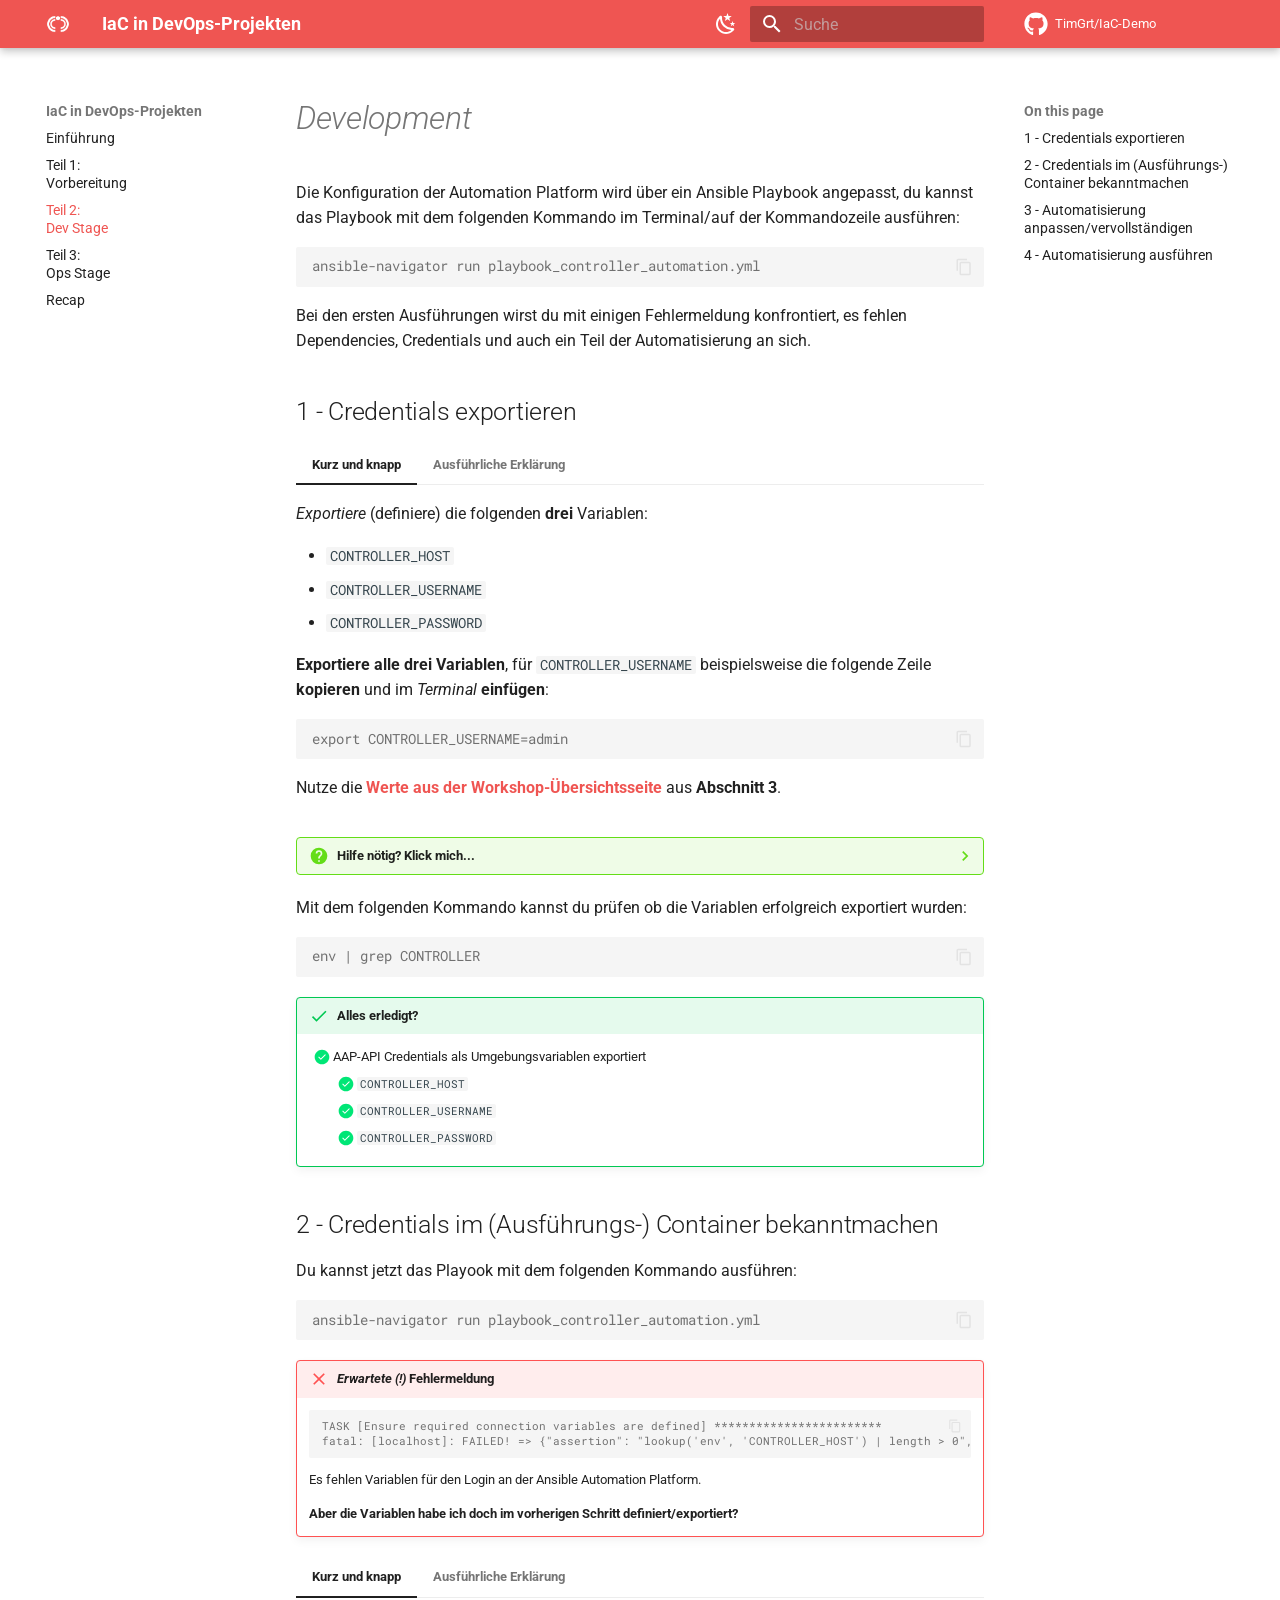
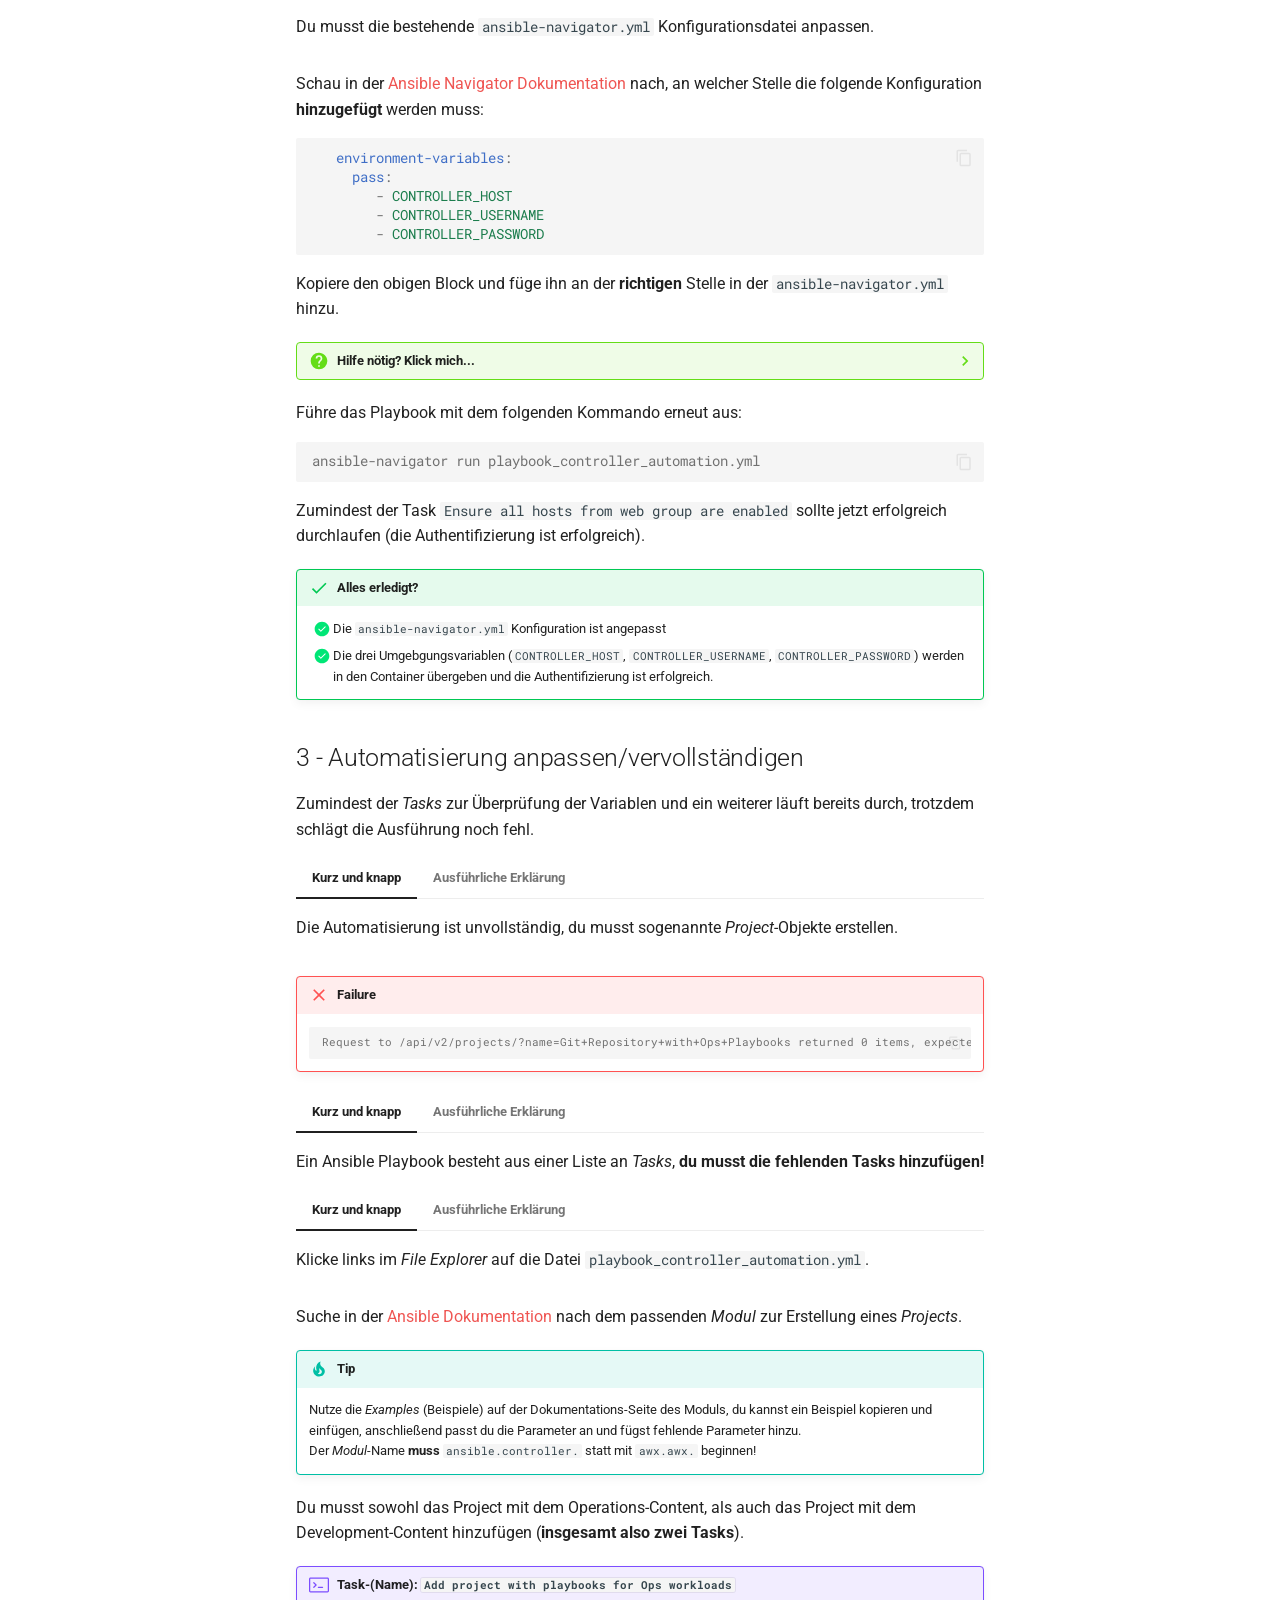
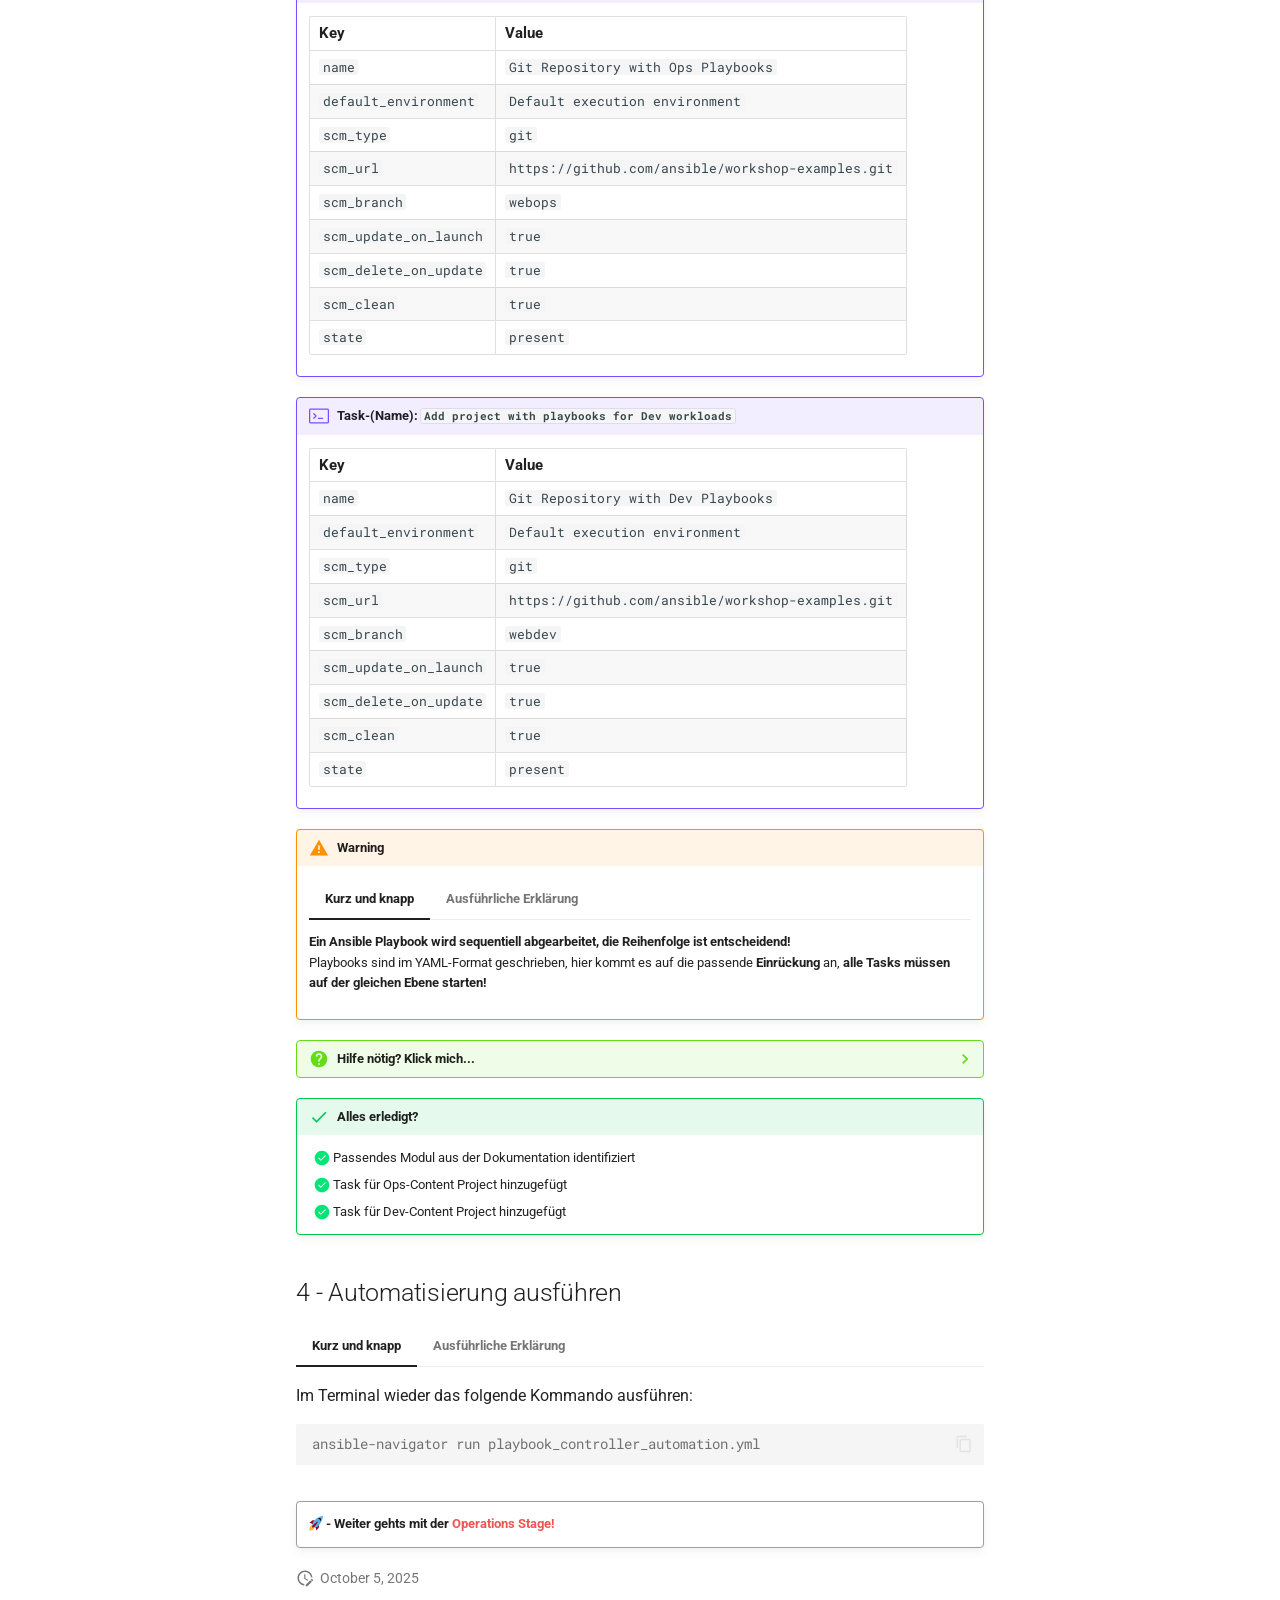
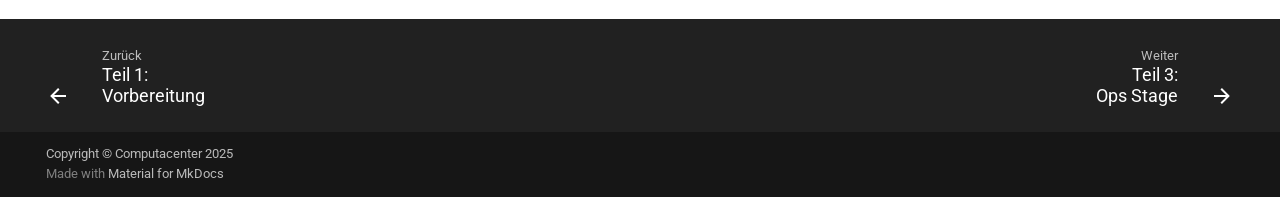
<file: part2/index.html>
<!doctype html>
<html lang="de" class="no-js">
  <head>
    
      <meta charset="utf-8">
      <meta name="viewport" content="width=device-width,initial-scale=1">
      
        <meta name="description" content="Small exercises for demoing Infrastructure as Code with Ansible and Automation Controller">
      
      
      
      
        <link rel="prev" href="../part1/">
      
      
        <link rel="next" href="../part3/">
      
      
      <link rel="icon" href="../assets/images/computacenter-logo.png">
      <meta name="generator" content="mkdocs-1.6.1, mkdocs-material-9.6.20">
    
    
      
        <title>Teil 2:Dev Stage - IaC in DevOps-Projekten</title>
      
    
    
      <link rel="stylesheet" href="../assets/stylesheets/main.e53b48f4.min.css">
      
        
        <link rel="stylesheet" href="../assets/stylesheets/palette.06af60db.min.css">
      
      
  
  
    
      
      
    
  
  
  <style>:root{--md-admonition-icon--example:url('data:image/svg+xml;charset=utf-8,%3Csvg%20xmlns%3D%22http%3A//www.w3.org/2000/svg%22%20viewBox%3D%220%200%2024%2024%22%3E%3Cpath%20d%3D%22M9.25%2012a.75.75%200%200%201-.22.53l-2.75%202.75a.75.75%200%200%201-1.06-1.06L7.44%2012%205.22%209.78a.75.75%200%201%201%201.06-1.06l2.75%202.75c.141.14.22.331.22.53m2%202a.75.75%200%200%200%200%201.5h5a.75.75%200%200%200%200-1.5z%22/%3E%3Cpath%20d%3D%22M0%204.75C0%203.784.784%203%201.75%203h20.5c.966%200%201.75.784%201.75%201.75v14.5A1.75%201.75%200%200%201%2022.25%2021H1.75A1.75%201.75%200%200%201%200%2019.25Zm1.75-.25a.25.25%200%200%200-.25.25v14.5c0%20.138.112.25.25.25h20.5a.25.25%200%200%200%20.25-.25V4.75a.25.25%200%200%200-.25-.25Z%22/%3E%3C/svg%3E');}</style>



    
    
      
    
    
      
        
        
        
        <link rel="stylesheet" href="../assets/external/fonts.googleapis.com/css.49ea35f2.css">
        <style>:root{--md-text-font:"Roboto";--md-code-font:"Roboto Mono"}</style>
      
    
    
      <link rel="stylesheet" href="../assets/stylesheets/tables.css">
    
    <script>__md_scope=new URL("..",location),__md_hash=e=>[...e].reduce(((e,_)=>(e<<5)-e+_.charCodeAt(0)),0),__md_get=(e,_=localStorage,t=__md_scope)=>JSON.parse(_.getItem(t.pathname+"."+e)),__md_set=(e,_,t=localStorage,a=__md_scope)=>{try{t.setItem(a.pathname+"."+e,JSON.stringify(_))}catch(e){}}</script>
    
      

    
    
    
  </head>
  
  
    
    
      
    
    
    
    
    <body dir="ltr" data-md-color-scheme="default" data-md-color-primary="red" data-md-color-accent="indigo">
  
    
    <input class="md-toggle" data-md-toggle="drawer" type="checkbox" id="__drawer" autocomplete="off">
    <input class="md-toggle" data-md-toggle="search" type="checkbox" id="__search" autocomplete="off">
    <label class="md-overlay" for="__drawer"></label>
    <div data-md-component="skip">
      
        
        <a href="#development" class="md-skip">
          Zum Inhalt
        </a>
      
    </div>
    <div data-md-component="announce">
      
    </div>
    
    
      

  

<header class="md-header md-header--shadow" data-md-component="header">
  <nav class="md-header__inner md-grid" aria-label="Kopfzeile">
    <a href=".." title="IaC in DevOps-Projekten" class="md-header__button md-logo" aria-label="IaC in DevOps-Projekten" data-md-component="logo">
      
  <img src="../assets/images/computacenter-logo-white.png" alt="logo">

    </a>
    <label class="md-header__button md-icon" for="__drawer">
      
      <svg xmlns="http://www.w3.org/2000/svg" viewBox="0 0 24 24"><path d="M3 6h18v2H3zm0 5h18v2H3zm0 5h18v2H3z"/></svg>
    </label>
    <div class="md-header__title" data-md-component="header-title">
      <div class="md-header__ellipsis">
        <div class="md-header__topic">
          <span class="md-ellipsis">
            IaC in DevOps-Projekten
          </span>
        </div>
        <div class="md-header__topic" data-md-component="header-topic">
          <span class="md-ellipsis">
            
              Teil 2:<br>Dev Stage
            
          </span>
        </div>
      </div>
    </div>
    
      
        <form class="md-header__option" data-md-component="palette">
  
    
    
    
    <input class="md-option" data-md-color-media="" data-md-color-scheme="default" data-md-color-primary="red" data-md-color-accent="indigo"  aria-label="Switch to dark mode"  type="radio" name="__palette" id="__palette_0">
    
      <label class="md-header__button md-icon" title="Switch to dark mode" for="__palette_1" hidden>
        <svg xmlns="http://www.w3.org/2000/svg" viewBox="0 0 24 24"><path d="m17.75 4.09-2.53 1.94.91 3.06-2.63-1.81-2.63 1.81.91-3.06-2.53-1.94L12.44 4l1.06-3 1.06 3zm3.5 6.91-1.64 1.25.59 1.98-1.7-1.17-1.7 1.17.59-1.98L15.75 11l2.06-.05L18.5 9l.69 1.95zm-2.28 4.95c.83-.08 1.72 1.1 1.19 1.85-.32.45-.66.87-1.08 1.27C15.17 23 8.84 23 4.94 19.07c-3.91-3.9-3.91-10.24 0-14.14.4-.4.82-.76 1.27-1.08.75-.53 1.93.36 1.85 1.19-.27 2.86.69 5.83 2.89 8.02a9.96 9.96 0 0 0 8.02 2.89m-1.64 2.02a12.08 12.08 0 0 1-7.8-3.47c-2.17-2.19-3.33-5-3.49-7.82-2.81 3.14-2.7 7.96.31 10.98 3.02 3.01 7.84 3.12 10.98.31"/></svg>
      </label>
    
  
    
    
    
    <input class="md-option" data-md-color-media="" data-md-color-scheme="slate" data-md-color-primary="black" data-md-color-accent="indigo"  aria-label="Switch to light mode"  type="radio" name="__palette" id="__palette_1">
    
      <label class="md-header__button md-icon" title="Switch to light mode" for="__palette_0" hidden>
        <svg xmlns="http://www.w3.org/2000/svg" viewBox="0 0 24 24"><path d="M12 7a5 5 0 0 1 5 5 5 5 0 0 1-5 5 5 5 0 0 1-5-5 5 5 0 0 1 5-5m0 2a3 3 0 0 0-3 3 3 3 0 0 0 3 3 3 3 0 0 0 3-3 3 3 0 0 0-3-3m0-7 2.39 3.42C13.65 5.15 12.84 5 12 5s-1.65.15-2.39.42zM3.34 7l4.16-.35A7.2 7.2 0 0 0 5.94 8.5c-.44.74-.69 1.5-.83 2.29zm.02 10 1.76-3.77a7.131 7.131 0 0 0 2.38 4.14zM20.65 7l-1.77 3.79a7.02 7.02 0 0 0-2.38-4.15zm-.01 10-4.14.36c.59-.51 1.12-1.14 1.54-1.86.42-.73.69-1.5.83-2.29zM12 22l-2.41-3.44c.74.27 1.55.44 2.41.44.82 0 1.63-.17 2.37-.44z"/></svg>
      </label>
    
  
</form>
      
    
    
      <script>var palette=__md_get("__palette");if(palette&&palette.color){if("(prefers-color-scheme)"===palette.color.media){var media=matchMedia("(prefers-color-scheme: light)"),input=document.querySelector(media.matches?"[data-md-color-media='(prefers-color-scheme: light)']":"[data-md-color-media='(prefers-color-scheme: dark)']");palette.color.media=input.getAttribute("data-md-color-media"),palette.color.scheme=input.getAttribute("data-md-color-scheme"),palette.color.primary=input.getAttribute("data-md-color-primary"),palette.color.accent=input.getAttribute("data-md-color-accent")}for(var[key,value]of Object.entries(palette.color))document.body.setAttribute("data-md-color-"+key,value)}</script>
    
    
    
      
      
        <label class="md-header__button md-icon" for="__search">
          
          <svg xmlns="http://www.w3.org/2000/svg" viewBox="0 0 24 24"><path d="M9.5 3A6.5 6.5 0 0 1 16 9.5c0 1.61-.59 3.09-1.56 4.23l.27.27h.79l5 5-1.5 1.5-5-5v-.79l-.27-.27A6.52 6.52 0 0 1 9.5 16 6.5 6.5 0 0 1 3 9.5 6.5 6.5 0 0 1 9.5 3m0 2C7 5 5 7 5 9.5S7 14 9.5 14 14 12 14 9.5 12 5 9.5 5"/></svg>
        </label>
        <div class="md-search" data-md-component="search" role="dialog">
  <label class="md-search__overlay" for="__search"></label>
  <div class="md-search__inner" role="search">
    <form class="md-search__form" name="search">
      <input type="text" class="md-search__input" name="query" aria-label="Suche" placeholder="Suche" autocapitalize="off" autocorrect="off" autocomplete="off" spellcheck="false" data-md-component="search-query" required>
      <label class="md-search__icon md-icon" for="__search">
        
        <svg xmlns="http://www.w3.org/2000/svg" viewBox="0 0 24 24"><path d="M9.5 3A6.5 6.5 0 0 1 16 9.5c0 1.61-.59 3.09-1.56 4.23l.27.27h.79l5 5-1.5 1.5-5-5v-.79l-.27-.27A6.52 6.52 0 0 1 9.5 16 6.5 6.5 0 0 1 3 9.5 6.5 6.5 0 0 1 9.5 3m0 2C7 5 5 7 5 9.5S7 14 9.5 14 14 12 14 9.5 12 5 9.5 5"/></svg>
        
        <svg xmlns="http://www.w3.org/2000/svg" viewBox="0 0 24 24"><path d="M20 11v2H8l5.5 5.5-1.42 1.42L4.16 12l7.92-7.92L13.5 5.5 8 11z"/></svg>
      </label>
      <nav class="md-search__options" aria-label="Suche">
        
        <button type="reset" class="md-search__icon md-icon" title="Zurücksetzen" aria-label="Zurücksetzen" tabindex="-1">
          
          <svg xmlns="http://www.w3.org/2000/svg" viewBox="0 0 24 24"><path d="M19 6.41 17.59 5 12 10.59 6.41 5 5 6.41 10.59 12 5 17.59 6.41 19 12 13.41 17.59 19 19 17.59 13.41 12z"/></svg>
        </button>
      </nav>
      
        <div class="md-search__suggest" data-md-component="search-suggest"></div>
      
    </form>
    <div class="md-search__output">
      <div class="md-search__scrollwrap" tabindex="0" data-md-scrollfix>
        <div class="md-search-result" data-md-component="search-result">
          <div class="md-search-result__meta">
            Suche wird initialisiert
          </div>
          <ol class="md-search-result__list" role="presentation"></ol>
        </div>
      </div>
    </div>
  </div>
</div>
      
    
    
      <div class="md-header__source">
        <a href="https://github.com/TimGrt/IaC-Demo" title="Zum Repository" class="md-source" data-md-component="source">
  <div class="md-source__icon md-icon">
    
    <svg xmlns="http://www.w3.org/2000/svg" viewBox="0 0 512 512"><!--! Font Awesome Free 7.0.0 by @fontawesome - https://fontawesome.com License - https://fontawesome.com/license/free (Icons: CC BY 4.0, Fonts: SIL OFL 1.1, Code: MIT License) Copyright 2025 Fonticons, Inc.--><path d="M173.9 397.4c0 2-2.3 3.6-5.2 3.6-3.3.3-5.6-1.3-5.6-3.6 0-2 2.3-3.6 5.2-3.6 3-.3 5.6 1.3 5.6 3.6m-31.1-4.5c-.7 2 1.3 4.3 4.3 4.9 2.6 1 5.6 0 6.2-2s-1.3-4.3-4.3-5.2c-2.6-.7-5.5.3-6.2 2.3m44.2-1.7c-2.9.7-4.9 2.6-4.6 4.9.3 2 2.9 3.3 5.9 2.6 2.9-.7 4.9-2.6 4.6-4.6-.3-1.9-3-3.2-5.9-2.9M252.8 8C114.1 8 8 113.3 8 252c0 110.9 69.8 205.8 169.5 239.2 12.8 2.3 17.3-5.6 17.3-12.1 0-6.2-.3-40.4-.3-61.4 0 0-70 15-84.7-29.8 0 0-11.4-29.1-27.8-36.6 0 0-22.9-15.7 1.6-15.4 0 0 24.9 2 38.6 25.8 21.9 38.6 58.6 27.5 72.9 20.9 2.3-16 8.8-27.1 16-33.7-55.9-6.2-112.3-14.3-112.3-110.5 0-27.5 7.6-41.3 23.6-58.9-2.6-6.5-11.1-33.3 2.6-67.9 20.9-6.5 69 27 69 27 20-5.6 41.5-8.5 62.8-8.5s42.8 2.9 62.8 8.5c0 0 48.1-33.6 69-27 13.7 34.7 5.2 61.4 2.6 67.9 16 17.7 25.8 31.5 25.8 58.9 0 96.5-58.9 104.2-114.8 110.5 9.2 7.9 17 22.9 17 46.4 0 33.7-.3 75.4-.3 83.6 0 6.5 4.6 14.4 17.3 12.1C436.2 457.8 504 362.9 504 252 504 113.3 391.5 8 252.8 8M105.2 352.9c-1.3 1-1 3.3.7 5.2 1.6 1.6 3.9 2.3 5.2 1 1.3-1 1-3.3-.7-5.2-1.6-1.6-3.9-2.3-5.2-1m-10.8-8.1c-.7 1.3.3 2.9 2.3 3.9 1.6 1 3.6.7 4.3-.7.7-1.3-.3-2.9-2.3-3.9-2-.6-3.6-.3-4.3.7m32.4 35.6c-1.6 1.3-1 4.3 1.3 6.2 2.3 2.3 5.2 2.6 6.5 1 1.3-1.3.7-4.3-1.3-6.2-2.2-2.3-5.2-2.6-6.5-1m-11.4-14.7c-1.6 1-1.6 3.6 0 5.9s4.3 3.3 5.6 2.3c1.6-1.3 1.6-3.9 0-6.2-1.4-2.3-4-3.3-5.6-2"/></svg>
  </div>
  <div class="md-source__repository">
    TimGrt/IaC-Demo
  </div>
</a>
      </div>
    
  </nav>
  
</header>
    
    <div class="md-container" data-md-component="container">
      
      
        
          
        
      
      <main class="md-main" data-md-component="main">
        <div class="md-main__inner md-grid">
          
            
              
              <div class="md-sidebar md-sidebar--primary" data-md-component="sidebar" data-md-type="navigation" >
                <div class="md-sidebar__scrollwrap">
                  <div class="md-sidebar__inner">
                    



<nav class="md-nav md-nav--primary" aria-label="Navigation" data-md-level="0">
  <label class="md-nav__title" for="__drawer">
    <a href=".." title="IaC in DevOps-Projekten" class="md-nav__button md-logo" aria-label="IaC in DevOps-Projekten" data-md-component="logo">
      
  <img src="../assets/images/computacenter-logo-white.png" alt="logo">

    </a>
    IaC in DevOps-Projekten
  </label>
  
    <div class="md-nav__source">
      <a href="https://github.com/TimGrt/IaC-Demo" title="Zum Repository" class="md-source" data-md-component="source">
  <div class="md-source__icon md-icon">
    
    <svg xmlns="http://www.w3.org/2000/svg" viewBox="0 0 512 512"><!--! Font Awesome Free 7.0.0 by @fontawesome - https://fontawesome.com License - https://fontawesome.com/license/free (Icons: CC BY 4.0, Fonts: SIL OFL 1.1, Code: MIT License) Copyright 2025 Fonticons, Inc.--><path d="M173.9 397.4c0 2-2.3 3.6-5.2 3.6-3.3.3-5.6-1.3-5.6-3.6 0-2 2.3-3.6 5.2-3.6 3-.3 5.6 1.3 5.6 3.6m-31.1-4.5c-.7 2 1.3 4.3 4.3 4.9 2.6 1 5.6 0 6.2-2s-1.3-4.3-4.3-5.2c-2.6-.7-5.5.3-6.2 2.3m44.2-1.7c-2.9.7-4.9 2.6-4.6 4.9.3 2 2.9 3.3 5.9 2.6 2.9-.7 4.9-2.6 4.6-4.6-.3-1.9-3-3.2-5.9-2.9M252.8 8C114.1 8 8 113.3 8 252c0 110.9 69.8 205.8 169.5 239.2 12.8 2.3 17.3-5.6 17.3-12.1 0-6.2-.3-40.4-.3-61.4 0 0-70 15-84.7-29.8 0 0-11.4-29.1-27.8-36.6 0 0-22.9-15.7 1.6-15.4 0 0 24.9 2 38.6 25.8 21.9 38.6 58.6 27.5 72.9 20.9 2.3-16 8.8-27.1 16-33.7-55.9-6.2-112.3-14.3-112.3-110.5 0-27.5 7.6-41.3 23.6-58.9-2.6-6.5-11.1-33.3 2.6-67.9 20.9-6.5 69 27 69 27 20-5.6 41.5-8.5 62.8-8.5s42.8 2.9 62.8 8.5c0 0 48.1-33.6 69-27 13.7 34.7 5.2 61.4 2.6 67.9 16 17.7 25.8 31.5 25.8 58.9 0 96.5-58.9 104.2-114.8 110.5 9.2 7.9 17 22.9 17 46.4 0 33.7-.3 75.4-.3 83.6 0 6.5 4.6 14.4 17.3 12.1C436.2 457.8 504 362.9 504 252 504 113.3 391.5 8 252.8 8M105.2 352.9c-1.3 1-1 3.3.7 5.2 1.6 1.6 3.9 2.3 5.2 1 1.3-1 1-3.3-.7-5.2-1.6-1.6-3.9-2.3-5.2-1m-10.8-8.1c-.7 1.3.3 2.9 2.3 3.9 1.6 1 3.6.7 4.3-.7.7-1.3-.3-2.9-2.3-3.9-2-.6-3.6-.3-4.3.7m32.4 35.6c-1.6 1.3-1 4.3 1.3 6.2 2.3 2.3 5.2 2.6 6.5 1 1.3-1.3.7-4.3-1.3-6.2-2.2-2.3-5.2-2.6-6.5-1m-11.4-14.7c-1.6 1-1.6 3.6 0 5.9s4.3 3.3 5.6 2.3c1.6-1.3 1.6-3.9 0-6.2-1.4-2.3-4-3.3-5.6-2"/></svg>
  </div>
  <div class="md-source__repository">
    TimGrt/IaC-Demo
  </div>
</a>
    </div>
  
  <ul class="md-nav__list" data-md-scrollfix>
    
      
      
  
  
  
  
    <li class="md-nav__item">
      <a href=".." class="md-nav__link">
        
  
  
  <span class="md-ellipsis">
    Einführung
    
  </span>
  

      </a>
    </li>
  

    
      
      
  
  
  
  
    <li class="md-nav__item">
      <a href="../part1/" class="md-nav__link">
        
  
  
  <span class="md-ellipsis">
    Teil 1:<br>Vorbereitung
    
  </span>
  

      </a>
    </li>
  

    
      
      
  
  
    
  
  
  
    <li class="md-nav__item md-nav__item--active">
      
      <input class="md-nav__toggle md-toggle" type="checkbox" id="__toc">
      
      
        
      
      
        <label class="md-nav__link md-nav__link--active" for="__toc">
          
  
  
  <span class="md-ellipsis">
    Teil 2:<br>Dev Stage
    
  </span>
  

          <span class="md-nav__icon md-icon"></span>
        </label>
      
      <a href="./" class="md-nav__link md-nav__link--active">
        
  
  
  <span class="md-ellipsis">
    Teil 2:<br>Dev Stage
    
  </span>
  

      </a>
      
        

  

<nav class="md-nav md-nav--secondary" aria-label="On this page">
  
  
  
    
  
  
    <label class="md-nav__title" for="__toc">
      <span class="md-nav__icon md-icon"></span>
      On this page
    </label>
    <ul class="md-nav__list" data-md-component="toc" data-md-scrollfix>
      
        <li class="md-nav__item">
  <a href="#1-credentials-exportieren" class="md-nav__link">
    <span class="md-ellipsis">
      1 - Credentials exportieren
    </span>
  </a>
  
</li>
      
        <li class="md-nav__item">
  <a href="#2-credentials-im-ausfuhrungs-container-bekanntmachen" class="md-nav__link">
    <span class="md-ellipsis">
      2 - Credentials im (Ausführungs-) Container bekanntmachen
    </span>
  </a>
  
</li>
      
        <li class="md-nav__item">
  <a href="#3-automatisierung-anpassenvervollstandigen" class="md-nav__link">
    <span class="md-ellipsis">
      3 - Automatisierung anpassen/vervollständigen
    </span>
  </a>
  
</li>
      
        <li class="md-nav__item">
  <a href="#4-automatisierung-ausfuhren" class="md-nav__link">
    <span class="md-ellipsis">
      4 - Automatisierung ausführen
    </span>
  </a>
  
</li>
      
    </ul>
  
</nav>
      
    </li>
  

    
      
      
  
  
  
  
    <li class="md-nav__item">
      <a href="../part3/" class="md-nav__link">
        
  
  
  <span class="md-ellipsis">
    Teil 3:<br>Ops Stage
    
  </span>
  

      </a>
    </li>
  

    
      
      
  
  
  
  
    <li class="md-nav__item">
      <a href="../recap/" class="md-nav__link">
        
  
  
  <span class="md-ellipsis">
    Recap
    
  </span>
  

      </a>
    </li>
  

    
  </ul>
</nav>
                  </div>
                </div>
              </div>
            
            
              
              <div class="md-sidebar md-sidebar--secondary" data-md-component="sidebar" data-md-type="toc" >
                <div class="md-sidebar__scrollwrap">
                  <div class="md-sidebar__inner">
                    

  

<nav class="md-nav md-nav--secondary" aria-label="On this page">
  
  
  
    
  
  
    <label class="md-nav__title" for="__toc">
      <span class="md-nav__icon md-icon"></span>
      On this page
    </label>
    <ul class="md-nav__list" data-md-component="toc" data-md-scrollfix>
      
        <li class="md-nav__item">
  <a href="#1-credentials-exportieren" class="md-nav__link">
    <span class="md-ellipsis">
      1 - Credentials exportieren
    </span>
  </a>
  
</li>
      
        <li class="md-nav__item">
  <a href="#2-credentials-im-ausfuhrungs-container-bekanntmachen" class="md-nav__link">
    <span class="md-ellipsis">
      2 - Credentials im (Ausführungs-) Container bekanntmachen
    </span>
  </a>
  
</li>
      
        <li class="md-nav__item">
  <a href="#3-automatisierung-anpassenvervollstandigen" class="md-nav__link">
    <span class="md-ellipsis">
      3 - Automatisierung anpassen/vervollständigen
    </span>
  </a>
  
</li>
      
        <li class="md-nav__item">
  <a href="#4-automatisierung-ausfuhren" class="md-nav__link">
    <span class="md-ellipsis">
      4 - Automatisierung ausführen
    </span>
  </a>
  
</li>
      
    </ul>
  
</nav>
                  </div>
                </div>
              </div>
            
          
          
            <div class="md-content" data-md-component="content">
              <article class="md-content__inner md-typeset">
                
                  



<h1 id="development"><em>Development</em></h1>
<p>Die Konfiguration der Automation Platform wird über ein Ansible Playbook angepasst, du kannst das Playbook mit dem folgenden Kommando im Terminal/auf der Kommandozeile ausführen:</p>
<div class="highlight"><pre><span></span><code><a id="__codelineno-0-1" name="__codelineno-0-1" href="#__codelineno-0-1"></a><span class="go">ansible-navigator run playbook_controller_automation.yml</span>
</code></pre></div>
<p>Bei den ersten Ausführungen wirst du mit einigen Fehlermeldung konfrontiert, es fehlen Dependencies, Credentials und auch ein Teil der Automatisierung an sich.</p>
<h2 id="1-credentials-exportieren">1 - Credentials exportieren</h2>
<div class="tabbed-set tabbed-alternate" data-tabs="1:2"><input checked="checked" id="__tabbed_1_1" name="__tabbed_1" type="radio" /><input id="__tabbed_1_2" name="__tabbed_1" type="radio" /><div class="tabbed-labels"><label for="__tabbed_1_1">Kurz und knapp</label><label for="__tabbed_1_2">Ausführliche Erklärung</label></div>
<div class="tabbed-content">
<div class="tabbed-block">
<p><em>Exportiere</em> (definiere) die folgenden <strong>drei</strong> Variablen:</p>
<ul>
<li><code>CONTROLLER_HOST</code></li>
<li><code>CONTROLLER_USERNAME</code></li>
<li><code>CONTROLLER_PASSWORD</code></li>
</ul>
<p><strong>Exportiere alle drei Variablen</strong>, für <code>CONTROLLER_USERNAME</code> beispielsweise die folgende Zeile <strong>kopieren</strong> und im <em>Terminal</em> <strong>einfügen</strong>:</p>
<div class="highlight"><pre><span></span><code><a id="__codelineno-1-1" name="__codelineno-1-1" href="#__codelineno-1-1"></a><span class="go">export CONTROLLER_USERNAME=admin</span>
</code></pre></div>
<p>Nutze die <strong><a href="https://catalog.partner.demo.redhat.com/workshop/qh4bpg" target="_blank">Werte aus der Workshop-Übersichtsseite</a></strong> aus <strong>Abschnitt 3</strong>.</p>
</div>
<div class="tabbed-block">
<p>Um die AAP automatisieren zu können, muss sich das Playbook bei der Ausführung an der API anmelden, die notwendigen Credentials werden als <em>Umgebungsvariablen</em> übergeben. Die folgenden drei Variablen müssen definiert werden:</p>
<ul>
<li><code>CONTROLLER_HOST</code></li>
<li><code>CONTROLLER_USERNAME</code></li>
<li><code>CONTROLLER_PASSWORD</code></li>
</ul>
<p>Die Umgebungsvariablen werden auf der Kommandozeile mit dem <code>export</code> Kommando übergeben, <em>Key</em> und <em>Value</em> werden durch ein Gleichzeichen (<code>=</code>) getrennt. Für <code>CONTROLLER_USERNAME</code> beispielsweise die folgende Zeile <strong>kopieren</strong> und im <em>Terminal</em> <strong>einfügen</strong>:</p>
<div class="highlight"><pre><span></span><code><a id="__codelineno-2-1" name="__codelineno-2-1" href="#__codelineno-2-1"></a><span class="go">export CONTROLLER_USERNAME=admin</span>
</code></pre></div>
<p><strong>Exportiere alle drei Variablen.</strong>  </p>
<p>Nutze die <strong><a href="https://catalog.partner.demo.redhat.com/workshop/qh4bpg" target="_blank">Werte aus der Workshop-Übersichtsseite</a></strong> aus <strong>Abschnitt 3</strong>.  </p>
<p>Für die Variable <code>CONTROLLER_HOST</code> die URL des Red Hat Ansible Automation Controller, für die Variable <code>CONTROLLER_PASSWORD</code> das entsprechende Passwort.</p>
</div>
</div>
</div>
<details class="question">
<summary>Hilfe nötig? Klick mich...</summary>
<p>Kopiere die folgenden Zeile und <strong>ergänze sie mit den korrekten <a href="https://catalog.partner.demo.redhat.com/workshop/qh4bpg" target="_blank">Werten aus der Workshop-Übersichtsseite</a></strong> aus <strong>Abschnitt 3</strong>:</p>
<div class="highlight"><span class="filename">Red Hat Ansible Automation Platform URL</span><pre><span></span><code><a id="__codelineno-3-1" name="__codelineno-3-1" href="#__codelineno-3-1"></a><span class="go">export CONTROLLER_HOST=</span>
</code></pre></div>
<div class="highlight"><span class="filename">Red Hat Ansible Automation Platform User name</span><pre><span></span><code><a id="__codelineno-4-1" name="__codelineno-4-1" href="#__codelineno-4-1"></a><span class="go">export CONTROLLER_USERNAME=admin</span>
</code></pre></div>
<div class="highlight"><span class="filename">Red Hat Ansible Automation Platform Password</span><pre><span></span><code><a id="__codelineno-5-1" name="__codelineno-5-1" href="#__codelineno-5-1"></a><span class="go">export CONTROLLER_PASSWORD=</span>
</code></pre></div>
</details>
<p>Mit dem folgenden Kommando kannst du prüfen ob die Variablen erfolgreich exportiert wurden:</p>
<div class="highlight"><pre><span></span><code><a id="__codelineno-6-1" name="__codelineno-6-1" href="#__codelineno-6-1"></a><span class="go">env | grep CONTROLLER</span>
</code></pre></div>
<div class="admonition success">
<p class="admonition-title">Alles erledigt?</p>
<ul class="task-list">
<li class="task-list-item"><label class="task-list-control"><input type="checkbox" disabled checked/><span class="task-list-indicator"></span></label> AAP-API Credentials als Umgebungsvariablen exportiert<ul class="task-list">
<li class="task-list-item"><label class="task-list-control"><input type="checkbox" disabled checked/><span class="task-list-indicator"></span></label> <code>CONTROLLER_HOST</code></li>
<li class="task-list-item"><label class="task-list-control"><input type="checkbox" disabled checked/><span class="task-list-indicator"></span></label> <code>CONTROLLER_USERNAME</code></li>
<li class="task-list-item"><label class="task-list-control"><input type="checkbox" disabled checked/><span class="task-list-indicator"></span></label> <code>CONTROLLER_PASSWORD</code></li>
</ul>
</li>
</ul>
</div>
<h2 id="2-credentials-im-ausfuhrungs-container-bekanntmachen">2 - Credentials im (Ausführungs-) Container bekanntmachen</h2>
<p>Du kannst jetzt das Playook mit dem folgenden Kommando ausführen:</p>
<div class="highlight"><pre><span></span><code><a id="__codelineno-7-1" name="__codelineno-7-1" href="#__codelineno-7-1"></a><span class="go">ansible-navigator run playbook_controller_automation.yml</span>
</code></pre></div>
<div class="admonition failure">
<p class="admonition-title"><em>Erwartete (!)</em> Fehlermeldung</p>
<div class="highlight"><pre><span></span><code><a id="__codelineno-8-1" name="__codelineno-8-1" href="#__codelineno-8-1"></a><span class="go">TASK [Ensure required connection variables are defined] ************************</span>
<a id="__codelineno-8-2" name="__codelineno-8-2" href="#__codelineno-8-2"></a><span class="go">fatal: [localhost]: FAILED! =&gt; {&quot;assertion&quot;: &quot;lookup(&#39;env&#39;, &#39;CONTROLLER_HOST&#39;) | length &gt; 0&quot;, &quot;changed&quot;: false, &quot;evaluated_to&quot;: false, &quot;msg&quot;: &quot;Variables for accessing Automation controller are missing! Export the variables.&quot;}</span>
</code></pre></div>
<p>Es fehlen Variablen für den Login an der Ansible Automation Platform.</p>
<p><strong>Aber die Variablen habe ich doch im vorherigen Schritt definiert/exportiert?</strong></p>
</div>
<div class="tabbed-set tabbed-alternate" data-tabs="2:2"><input checked="checked" id="__tabbed_2_1" name="__tabbed_2" type="radio" /><input id="__tabbed_2_2" name="__tabbed_2" type="radio" /><div class="tabbed-labels"><label for="__tabbed_2_1">Kurz und knapp</label><label for="__tabbed_2_2">Ausführliche Erklärung</label></div>
<div class="tabbed-content">
<div class="tabbed-block">
<p>Du musst die bestehende <code>ansible-navigator.yml</code> Konfigurationsdatei anpassen.</p>
</div>
<div class="tabbed-block">
<p>Das <code>ansible-navigator</code> Binary startet bei jedem Aufruf einen (Podman-)Container, dieser Container ist eine isolierte Ausführungsumgebung (fast wie eine eigene, kleine Linux-Instanz), in dieser sind die von dir zuvor exportierten Umgebungsvariablen <strong>nicht</strong> bekannt.  </p>
<p>Du musst die Umgebungsvariablen an den Container <em>übergeben</em> (<em>pass into the container</em>), dafür musst du die bestehende <code>ansible-navigator.yml</code> Konfigurationsdatei anpassen.<br />
Diese Datei legt einige Parameter für den <em>Ansible Navigator</em> fest (z.B. das verwendete Container Image, wo Log-Dateien gespeichert werden sollen,</p>
</div>
</div>
</div>
<p>Schau in der <a href="https://ansible.readthedocs.io/projects/navigator/settings/#pass-environment-variable" target="_blank">Ansible Navigator Dokumentation</a> nach, an welcher Stelle die folgende Konfiguration <strong>hinzugefügt</strong> werden muss:</p>
<div class="highlight"><pre><span></span><code><a id="__codelineno-9-1" name="__codelineno-9-1" href="#__codelineno-9-1"></a><span class="w">   </span><span class="nt">environment-variables</span><span class="p">:</span>
<a id="__codelineno-9-2" name="__codelineno-9-2" href="#__codelineno-9-2"></a><span class="w">     </span><span class="nt">pass</span><span class="p">:</span>
<a id="__codelineno-9-3" name="__codelineno-9-3" href="#__codelineno-9-3"></a><span class="w">        </span><span class="p p-Indicator">-</span><span class="w"> </span><span class="l l-Scalar l-Scalar-Plain">CONTROLLER_HOST</span>
<a id="__codelineno-9-4" name="__codelineno-9-4" href="#__codelineno-9-4"></a><span class="w">        </span><span class="p p-Indicator">-</span><span class="w"> </span><span class="l l-Scalar l-Scalar-Plain">CONTROLLER_USERNAME</span>
<a id="__codelineno-9-5" name="__codelineno-9-5" href="#__codelineno-9-5"></a><span class="w">        </span><span class="p p-Indicator">-</span><span class="w"> </span><span class="l l-Scalar l-Scalar-Plain">CONTROLLER_PASSWORD</span>
</code></pre></div>
<p>Kopiere den obigen Block und füge ihn an der <strong>richtigen</strong> Stelle in der <code>ansible-navigator.yml</code> hinzu.</p>
<details class="question">
<summary>Hilfe nötig? Klick mich...</summary>
<p>Die Konfigurationsdatei muss folgendermaßen aussehen, du kannst sie mit einem kleinen <em>Copy</em>-Button im Textfeld kopieren:</p>
<div class="highlight"><span class="filename">ansible-navigator.yml</span><pre><span></span><code><a id="__codelineno-10-1" name="__codelineno-10-1" href="#__codelineno-10-1"></a><span class="nn">---</span>
<a id="__codelineno-10-2" name="__codelineno-10-2" href="#__codelineno-10-2"></a><span class="nt">ansible-navigator</span><span class="p">:</span>
<a id="__codelineno-10-3" name="__codelineno-10-3" href="#__codelineno-10-3"></a><span class="w">  </span><span class="nt">execution-environment</span><span class="p">:</span>
<a id="__codelineno-10-4" name="__codelineno-10-4" href="#__codelineno-10-4"></a><span class="w">    </span><span class="nt">image</span><span class="p">:</span><span class="w"> </span><span class="l l-Scalar l-Scalar-Plain">registry.redhat.io/ansible-automation-platform-25/ee-supported-rhel8:latest</span>
<a id="__codelineno-10-5" name="__codelineno-10-5" href="#__codelineno-10-5"></a><span class="w">    </span><span class="nt">enabled</span><span class="p">:</span><span class="w"> </span><span class="l l-Scalar l-Scalar-Plain">true</span>
<a id="__codelineno-10-6" name="__codelineno-10-6" href="#__codelineno-10-6"></a><span class="w">    </span><span class="nt">container-engine</span><span class="p">:</span><span class="w"> </span><span class="l l-Scalar l-Scalar-Plain">podman</span>
<a id="__codelineno-10-7" name="__codelineno-10-7" href="#__codelineno-10-7"></a><span class="w">    </span><span class="nt">pull</span><span class="p">:</span>
<a id="__codelineno-10-8" name="__codelineno-10-8" href="#__codelineno-10-8"></a><span class="w">      </span><span class="nt">policy</span><span class="p">:</span><span class="w"> </span><span class="l l-Scalar l-Scalar-Plain">missing</span>
<a id="__codelineno-10-9" name="__codelineno-10-9" href="#__codelineno-10-9"></a><span class="w">    </span><span class="nt">volume-mounts</span><span class="p">:</span>
<a id="__codelineno-10-10" name="__codelineno-10-10" href="#__codelineno-10-10"></a><span class="w">      </span><span class="p p-Indicator">-</span><span class="w"> </span><span class="nt">src</span><span class="p">:</span><span class="w"> </span><span class="s">&quot;/etc/ansible/&quot;</span>
<a id="__codelineno-10-11" name="__codelineno-10-11" href="#__codelineno-10-11"></a><span class="w">        </span><span class="nt">dest</span><span class="p">:</span><span class="w"> </span><span class="s">&quot;/etc/ansible/&quot;</span>
<a id="__codelineno-10-12" name="__codelineno-10-12" href="#__codelineno-10-12"></a><span class="w">    </span><span class="nt">environment-variables</span><span class="p">:</span>
<a id="__codelineno-10-13" name="__codelineno-10-13" href="#__codelineno-10-13"></a><span class="w">      </span><span class="nt">pass</span><span class="p">:</span>
<a id="__codelineno-10-14" name="__codelineno-10-14" href="#__codelineno-10-14"></a><span class="w">        </span><span class="p p-Indicator">-</span><span class="w"> </span><span class="l l-Scalar l-Scalar-Plain">CONTROLLER_HOST</span>
<a id="__codelineno-10-15" name="__codelineno-10-15" href="#__codelineno-10-15"></a><span class="w">        </span><span class="p p-Indicator">-</span><span class="w"> </span><span class="l l-Scalar l-Scalar-Plain">CONTROLLER_USERNAME</span>
<a id="__codelineno-10-16" name="__codelineno-10-16" href="#__codelineno-10-16"></a><span class="w">        </span><span class="p p-Indicator">-</span><span class="w"> </span><span class="l l-Scalar l-Scalar-Plain">CONTROLLER_PASSWORD</span>
<a id="__codelineno-10-17" name="__codelineno-10-17" href="#__codelineno-10-17"></a><span class="w">  </span><span class="nt">logging</span><span class="p">:</span>
<a id="__codelineno-10-18" name="__codelineno-10-18" href="#__codelineno-10-18"></a><span class="w">    </span><span class="nt">level</span><span class="p">:</span><span class="w"> </span><span class="l l-Scalar l-Scalar-Plain">warning</span>
<a id="__codelineno-10-19" name="__codelineno-10-19" href="#__codelineno-10-19"></a><span class="w">    </span><span class="nt">file</span><span class="p">:</span><span class="w"> </span><span class="l l-Scalar l-Scalar-Plain">logs/ansible-navigator.log</span>
<a id="__codelineno-10-20" name="__codelineno-10-20" href="#__codelineno-10-20"></a><span class="w">  </span><span class="nt">mode</span><span class="p">:</span><span class="w"> </span><span class="l l-Scalar l-Scalar-Plain">stdout</span>
<a id="__codelineno-10-21" name="__codelineno-10-21" href="#__codelineno-10-21"></a><span class="w">  </span><span class="nt">playbook-artifact</span><span class="p">:</span>
<a id="__codelineno-10-22" name="__codelineno-10-22" href="#__codelineno-10-22"></a><span class="w">    </span><span class="nt">enable</span><span class="p">:</span><span class="w"> </span><span class="l l-Scalar l-Scalar-Plain">true</span>
<a id="__codelineno-10-23" name="__codelineno-10-23" href="#__codelineno-10-23"></a><span class="w">    </span><span class="nt">save-as</span><span class="p">:</span><span class="w"> </span><span class="s">&quot;logs/{playbook_status}-{playbook_name}-{time_stamp}.json&quot;</span>
</code></pre></div>
</details>
<p>Führe das Playbook mit dem folgenden Kommando erneut aus:</p>
<div class="highlight"><pre><span></span><code><a id="__codelineno-11-1" name="__codelineno-11-1" href="#__codelineno-11-1"></a><span class="go">ansible-navigator run playbook_controller_automation.yml</span>
</code></pre></div>
<p>Zumindest der Task <code>Ensure all hosts from web group are enabled</code> sollte jetzt erfolgreich durchlaufen (die Authentifizierung ist erfolgreich).</p>
<div class="admonition success">
<p class="admonition-title">Alles erledigt?</p>
<ul class="task-list">
<li class="task-list-item"><label class="task-list-control"><input type="checkbox" disabled checked/><span class="task-list-indicator"></span></label> Die <code>ansible-navigator.yml</code> Konfiguration ist angepasst</li>
<li class="task-list-item"><label class="task-list-control"><input type="checkbox" disabled checked/><span class="task-list-indicator"></span></label> Die drei Umgebgungsvariablen (<code>CONTROLLER_HOST</code>, <code>CONTROLLER_USERNAME</code>, <code>CONTROLLER_PASSWORD</code>) werden in den Container übergeben und die Authentifizierung ist erfolgreich.</li>
</ul>
</div>
<h2 id="3-automatisierung-anpassenvervollstandigen">3 - Automatisierung anpassen/vervollständigen</h2>
<p>Zumindest der <em>Tasks</em> zur Überprüfung der Variablen und ein weiterer läuft bereits durch, trotzdem schlägt die Ausführung noch fehl.  </p>
<div class="tabbed-set tabbed-alternate" data-tabs="3:2"><input checked="checked" id="__tabbed_3_1" name="__tabbed_3" type="radio" /><input id="__tabbed_3_2" name="__tabbed_3" type="radio" /><div class="tabbed-labels"><label for="__tabbed_3_1">Kurz und knapp</label><label for="__tabbed_3_2">Ausführliche Erklärung</label></div>
<div class="tabbed-content">
<div class="tabbed-block">
<p>Die Automatisierung ist unvollständig, du musst sogenannte <em>Project</em>-Objekte erstellen.</p>
</div>
<div class="tabbed-block">
<p>Die Automatisierung ist unvollständig, wenn du das Playbook erneut ausführst, wird versucht ein Job-Template zu erstellen, welches auf ein nicht-existentes <em>Project</em> verweist.</p>
</div>
</div>
</div>
<div class="admonition failure">
<p class="admonition-title">Failure</p>
<div class="highlight"><pre><span></span><code><a id="__codelineno-12-1" name="__codelineno-12-1" href="#__codelineno-12-1"></a><span class="go">Request to /api/v2/projects/?name=Git+Repository+with+Ops+Playbooks returned 0 items, expected 1</span>
</code></pre></div>
</div>
<div class="tabbed-set tabbed-alternate" data-tabs="4:2"><input checked="checked" id="__tabbed_4_1" name="__tabbed_4" type="radio" /><input id="__tabbed_4_2" name="__tabbed_4" type="radio" /><div class="tabbed-labels"><label for="__tabbed_4_1">Kurz und knapp</label><label for="__tabbed_4_2">Ausführliche Erklärung</label></div>
<div class="tabbed-content">
<div class="tabbed-block"></div>
<div class="tabbed-block">
<p>Ein <em>Project</em> in der AAP zeigt auf ein <em>Git-Repository</em>, es enthält allen <em>Code</em> für die Automatisierung. Ein <em>Job Template</em> legt die Parameter zur Ausführung dieses <em>Codes</em> fest, es muss daher wissen, aus welchem <em>Project</em> der Code kommen soll.<br />
Die AAP zieht alles zur Ausführung aus dem <em>Git Repository</em> und sorgt (durch die Auswahl einer Option) dafür, dass vor jeder Ausführung der Automatisierung, der aktuellste Stand geladen wird.</p>
</div>
</div>
</div>
<p>Ein Ansible Playbook besteht aus einer Liste an <em>Tasks</em>, <strong>du musst die fehlenden Tasks hinzufügen!</strong>  </p>
<div class="tabbed-set tabbed-alternate" data-tabs="5:2"><input checked="checked" id="__tabbed_5_1" name="__tabbed_5" type="radio" /><input id="__tabbed_5_2" name="__tabbed_5" type="radio" /><div class="tabbed-labels"><label for="__tabbed_5_1">Kurz und knapp</label><label for="__tabbed_5_2">Ausführliche Erklärung</label></div>
<div class="tabbed-content">
<div class="tabbed-block">
<p>Klicke links im <em>File Explorer</em> auf die Datei <code>playbook_controller_automation.yml</code>.</p>
</div>
<div class="tabbed-block">
<p>Klicke links im <em>File Explorer</em> auf die Datei <code>playbook_controller_automation.yml</code>, ab Zeile 24 sind die einzelnen <em>Tasks</em> (Schritte/Aufgaben) beschrieben, um den AAP Controller in den gewünschten Zielzustand zu versetzen.</p>
<div class="admonition example">
<div class="highlight"><span class="filename">playbook_controller_automation.yml</span><pre><span></span><code><a id="__codelineno-13-1" name="__codelineno-13-1" href="#__codelineno-13-1"></a><span class="nn">---</span>
<a id="__codelineno-13-2" name="__codelineno-13-2" href="#__codelineno-13-2"></a><span class="p p-Indicator">-</span><span class="w"> </span><span class="nt">name</span><span class="p">:</span><span class="w"> </span><span class="l l-Scalar l-Scalar-Plain">Prepare Automation Controller</span><span class="w"> </span><span class="c1"># (1)!</span>
<a id="__codelineno-13-3" name="__codelineno-13-3" href="#__codelineno-13-3"></a><span class="w">  </span><span class="nt">hosts</span><span class="p">:</span><span class="w"> </span><span class="l l-Scalar l-Scalar-Plain">localhost</span><span class="w"> </span><span class="c1"># (2)!</span>
<a id="__codelineno-13-4" name="__codelineno-13-4" href="#__codelineno-13-4"></a><span class="w">  </span><span class="nt">connection</span><span class="p">:</span><span class="w"> </span><span class="l l-Scalar l-Scalar-Plain">local</span>
<a id="__codelineno-13-5" name="__codelineno-13-5" href="#__codelineno-13-5"></a><span class="w">  </span><span class="nt">module_defaults</span><span class="p">:</span><span class="w"> </span><span class="c1"># (3)!</span>
<a id="__codelineno-13-6" name="__codelineno-13-6" href="#__codelineno-13-6"></a><span class="w">    </span><span class="nt">group/ansible.controller.controller</span><span class="p">:</span>
<a id="__codelineno-13-7" name="__codelineno-13-7" href="#__codelineno-13-7"></a><span class="w">      </span><span class="nt">controller_host</span><span class="p">:</span><span class="w"> </span><span class="s">&quot;{{</span><span class="nv"> </span><span class="s">lookup(&#39;env&#39;,</span><span class="nv"> </span><span class="s">&#39;CONTROLLER_HOST&#39;)</span><span class="nv"> </span><span class="s">}}&quot;</span>
<a id="__codelineno-13-8" name="__codelineno-13-8" href="#__codelineno-13-8"></a><span class="w">      </span><span class="nt">controller_username</span><span class="p">:</span><span class="w"> </span><span class="s">&quot;{{</span><span class="nv"> </span><span class="s">lookup(&#39;env&#39;,</span><span class="nv"> </span><span class="s">&#39;CONTROLLER_USERNAME&#39;)</span><span class="nv"> </span><span class="s">}}&quot;</span>
<a id="__codelineno-13-9" name="__codelineno-13-9" href="#__codelineno-13-9"></a><span class="w">      </span><span class="nt">controller_password</span><span class="p">:</span><span class="w"> </span><span class="s">&quot;{{</span><span class="nv"> </span><span class="s">lookup(&#39;env&#39;,</span><span class="nv"> </span><span class="s">&#39;CONTROLLER_PASSWORD&#39;)</span><span class="nv"> </span><span class="s">}}&quot;</span>
<a id="__codelineno-13-10" name="__codelineno-13-10" href="#__codelineno-13-10"></a><span class="w">  </span><span class="nt">pre_tasks</span><span class="p">:</span><span class="w"> </span><span class="c1"># (4)!</span>
<a id="__codelineno-13-11" name="__codelineno-13-11" href="#__codelineno-13-11"></a><span class="w">    </span><span class="p p-Indicator">-</span><span class="w"> </span><span class="nt">name</span><span class="p">:</span><span class="w"> </span><span class="l l-Scalar l-Scalar-Plain">Ensure required connection variables are defined</span>
<a id="__codelineno-13-12" name="__codelineno-13-12" href="#__codelineno-13-12"></a><span class="w">      </span><span class="nt">ansible.builtin.assert</span><span class="p">:</span>
<a id="__codelineno-13-13" name="__codelineno-13-13" href="#__codelineno-13-13"></a><span class="w">        </span><span class="nt">that</span><span class="p">:</span>
<a id="__codelineno-13-14" name="__codelineno-13-14" href="#__codelineno-13-14"></a><span class="w">          </span><span class="p p-Indicator">-</span><span class="w"> </span><span class="l l-Scalar l-Scalar-Plain">lookup(&#39;env&#39;, &#39;CONTROLLER_HOST&#39;) is defined</span>
<a id="__codelineno-13-15" name="__codelineno-13-15" href="#__codelineno-13-15"></a><span class="w">          </span><span class="p p-Indicator">-</span><span class="w"> </span><span class="l l-Scalar l-Scalar-Plain">lookup(&#39;env&#39;, &#39;CONTROLLER_HOST&#39;) | length &gt; 0</span>
<a id="__codelineno-13-16" name="__codelineno-13-16" href="#__codelineno-13-16"></a><span class="w">          </span><span class="p p-Indicator">-</span><span class="w"> </span><span class="l l-Scalar l-Scalar-Plain">lookup(&#39;env&#39;, &#39;CONTROLLER_USERNAME&#39;) is defined</span>
<a id="__codelineno-13-17" name="__codelineno-13-17" href="#__codelineno-13-17"></a><span class="w">          </span><span class="p p-Indicator">-</span><span class="w"> </span><span class="l l-Scalar l-Scalar-Plain">lookup(&#39;env&#39;, &#39;CONTROLLER_USERNAME&#39;) | length &gt; 0</span>
<a id="__codelineno-13-18" name="__codelineno-13-18" href="#__codelineno-13-18"></a><span class="w">          </span><span class="p p-Indicator">-</span><span class="w"> </span><span class="l l-Scalar l-Scalar-Plain">lookup(&#39;env&#39;, &#39;CONTROLLER_PASSWORD&#39;) is defined</span>
<a id="__codelineno-13-19" name="__codelineno-13-19" href="#__codelineno-13-19"></a><span class="w">          </span><span class="p p-Indicator">-</span><span class="w"> </span><span class="l l-Scalar l-Scalar-Plain">lookup(&#39;env&#39;, &#39;CONTROLLER_PASSWORD&#39;) | length &gt; 0</span>
<a id="__codelineno-13-20" name="__codelineno-13-20" href="#__codelineno-13-20"></a><span class="w">        </span><span class="nt">quiet</span><span class="p">:</span><span class="w"> </span><span class="l l-Scalar l-Scalar-Plain">true</span>
<a id="__codelineno-13-21" name="__codelineno-13-21" href="#__codelineno-13-21"></a><span class="w">        </span><span class="nt">fail_msg</span><span class="p">:</span><span class="w"> </span><span class="s">&quot;Variables</span><span class="nv"> </span><span class="s">for</span><span class="nv"> </span><span class="s">accessing</span><span class="nv"> </span><span class="s">Automation</span><span class="nv"> </span><span class="s">controller</span><span class="nv"> </span><span class="s">are</span><span class="nv"> </span><span class="s">missing!</span><span class="nv"> </span><span class="s">Export</span><span class="nv"> </span><span class="s">the</span><span class="nv"> </span><span class="s">variables.&quot;</span>
<a id="__codelineno-13-22" name="__codelineno-13-22" href="#__codelineno-13-22"></a><span class="w">  </span><span class="nt">tasks</span><span class="p">:</span><span class="w"> </span><span class="c1"># (5)!</span>
<a id="__codelineno-13-23" name="__codelineno-13-23" href="#__codelineno-13-23"></a><span class="w">    </span><span class="p p-Indicator">-</span><span class="w"> </span><span class="nt">name</span><span class="p">:</span><span class="w"> </span><span class="l l-Scalar l-Scalar-Plain">Ensure all hosts from web group are enabled</span>
<a id="__codelineno-13-24" name="__codelineno-13-24" href="#__codelineno-13-24"></a><span class="w">      </span><span class="nt">ansible.controller.host</span><span class="p">:</span>
<a id="__codelineno-13-25" name="__codelineno-13-25" href="#__codelineno-13-25"></a><span class="w">        </span><span class="nt">name</span><span class="p">:</span><span class="w"> </span><span class="s">&quot;{{</span><span class="nv"> </span><span class="s">item</span><span class="nv"> </span><span class="s">}}&quot;</span>
<a id="__codelineno-13-26" name="__codelineno-13-26" href="#__codelineno-13-26"></a><span class="w">        </span><span class="nt">inventory</span><span class="p">:</span><span class="w"> </span><span class="l l-Scalar l-Scalar-Plain">Workshop Inventory</span>
<a id="__codelineno-13-27" name="__codelineno-13-27" href="#__codelineno-13-27"></a><span class="w">        </span><span class="nt">enabled</span><span class="p">:</span><span class="w"> </span><span class="l l-Scalar l-Scalar-Plain">true</span>
<a id="__codelineno-13-28" name="__codelineno-13-28" href="#__codelineno-13-28"></a><span class="w">        </span><span class="nt">validate_certs</span><span class="p">:</span><span class="w"> </span><span class="l l-Scalar l-Scalar-Plain">true</span>
<a id="__codelineno-13-29" name="__codelineno-13-29" href="#__codelineno-13-29"></a><span class="w">      </span><span class="nt">loop</span><span class="p">:</span>
<a id="__codelineno-13-30" name="__codelineno-13-30" href="#__codelineno-13-30"></a><span class="w">        </span><span class="p p-Indicator">-</span><span class="w"> </span><span class="l l-Scalar l-Scalar-Plain">node1</span>
<a id="__codelineno-13-31" name="__codelineno-13-31" href="#__codelineno-13-31"></a><span class="w">        </span><span class="p p-Indicator">-</span><span class="w"> </span><span class="l l-Scalar l-Scalar-Plain">node2</span>
<a id="__codelineno-13-32" name="__codelineno-13-32" href="#__codelineno-13-32"></a><span class="w">        </span><span class="p p-Indicator">-</span><span class="w"> </span><span class="l l-Scalar l-Scalar-Plain">node3</span>
<a id="__codelineno-13-33" name="__codelineno-13-33" href="#__codelineno-13-33"></a><span class="c1"># ... most tasks are cut for readability...</span>
</code></pre></div>
<ol>
<li>Der Name des Playbooks, wird auf der CLI bei der Ausführung ausgegeben.</li>
<li>Das Ziel der Automatisierung, standartmäßig kommuniziert Ansible per SSH. Da wir eine API ansprechen wollen, können wir gegen <code>localhost</code> mit der Verbindungsmethode <code>local</code> ausführen.</li>
<li>Einige Standart-Parameter welche <strong>alle</strong> Module der <code>awx.awx</code> Collection bekommen sollen. In diesem Fall sind es die Authentifizierungs-Parameter, in jedem Task wird ein neuer API-Call zur AAP gemacht.</li>
<li>Eine Liste an Tasks (hier nur ein einzelner), welche definitiv vor allen anderen laufen sollen. In diesem Fall wird eine Prüfung der Umgebungsvariablen gemacht, sollten sie fehlen, wird eine <em>sprechende</em> Fehlermeldung ausgeben.</li>
<li><strong>Ab hier startet die eigentliche Automatisierung der AAP!</strong> In dieser Liste (im YAML-Format beginnt jedes Listenelement mit <code>-</code>) müssen alle Tasks in der richtigen Reihenfolge aufgeführt werden.</li>
</ol>
</div>
</div>
</div>
</div>
<p>Suche in der <a href="https://docs.ansible.com/ansible/latest/collections/awx/awx/index.html#modules" target="_blank">Ansible Dokumentation</a> nach dem passenden <em>Modul</em> zur Erstellung eines <em>Projects</em>.  </p>
<div class="admonition tip">
<p class="admonition-title">Tip</p>
<p>Nutze die <em>Examples</em> (Beispiele) auf der Dokumentations-Seite des Moduls, du kannst ein Beispiel kopieren und einfügen, anschließend passt du die Parameter an und fügst fehlende Parameter hinzu.<br />
Der <em>Modul</em>-Name <strong>muss</strong> <code>ansible.controller.</code> statt mit <code>awx.awx.</code> beginnen!</p>
</div>
<p>Du musst sowohl das Project mit dem Operations-Content, als auch das Project mit dem Development-Content hinzufügen (<strong>insgesamt also zwei Tasks</strong>).</p>
<div class="admonition example">
<p class="admonition-title">Task-(Name): <code>Add project with playbooks for Ops workloads</code></p>
<table>
<thead>
<tr>
<th>Key</th>
<th>Value</th>
</tr>
</thead>
<tbody>
<tr>
<td><code>name</code></td>
<td><code>Git Repository with Ops Playbooks</code></td>
</tr>
<tr>
<td><code>default_environment</code></td>
<td><code>Default execution environment</code></td>
</tr>
<tr>
<td><code>scm_type</code></td>
<td><code>git</code></td>
</tr>
<tr>
<td><code>scm_url</code></td>
<td><code>https://github.com/ansible/workshop-examples.git</code></td>
</tr>
<tr>
<td><code>scm_branch</code></td>
<td><code>webops</code></td>
</tr>
<tr>
<td><code>scm_update_on_launch</code></td>
<td><code>true</code></td>
</tr>
<tr>
<td><code>scm_delete_on_update</code></td>
<td><code>true</code></td>
</tr>
<tr>
<td><code>scm_clean</code></td>
<td><code>true</code></td>
</tr>
<tr>
<td><code>state</code></td>
<td><code>present</code></td>
</tr>
</tbody>
</table>
</div>
<div class="admonition example">
<p class="admonition-title">Task-(Name): <code>Add project with playbooks for Dev workloads</code></p>
<table>
<thead>
<tr>
<th>Key</th>
<th>Value</th>
</tr>
</thead>
<tbody>
<tr>
<td><code>name</code></td>
<td><code>Git Repository with Dev Playbooks</code></td>
</tr>
<tr>
<td><code>default_environment</code></td>
<td><code>Default execution environment</code></td>
</tr>
<tr>
<td><code>scm_type</code></td>
<td><code>git</code></td>
</tr>
<tr>
<td><code>scm_url</code></td>
<td><code>https://github.com/ansible/workshop-examples.git</code></td>
</tr>
<tr>
<td><code>scm_branch</code></td>
<td><code>webdev</code></td>
</tr>
<tr>
<td><code>scm_update_on_launch</code></td>
<td><code>true</code></td>
</tr>
<tr>
<td><code>scm_delete_on_update</code></td>
<td><code>true</code></td>
</tr>
<tr>
<td><code>scm_clean</code></td>
<td><code>true</code></td>
</tr>
<tr>
<td><code>state</code></td>
<td><code>present</code></td>
</tr>
</tbody>
</table>
</div>
<div class="admonition warning">
<p class="admonition-title">Warning</p>
<div class="tabbed-set tabbed-alternate" data-tabs="6:2"><input checked="checked" id="__tabbed_6_1" name="__tabbed_6" type="radio" /><input id="__tabbed_6_2" name="__tabbed_6" type="radio" /><div class="tabbed-labels"><label for="__tabbed_6_1">Kurz und knapp</label><label for="__tabbed_6_2">Ausführliche Erklärung</label></div>
<div class="tabbed-content">
<div class="tabbed-block">
<p><strong>Ein Ansible Playbook wird sequentiell abgearbeitet, die Reihenfolge ist entscheidend!</strong><br />
Playbooks sind im YAML-Format geschrieben, hier kommt es auf die passende <strong>Einrückung</strong> an, <strong>alle Tasks müssen auf der gleichen Ebene starten!</strong></p>
</div>
<div class="tabbed-block">
<p><strong>Ein Ansible Playbook wird sequentiell abgearbeitet, die Reihenfolge ist entscheidend!</strong><br />
Füge die Tasks hinter dem Task <code>Ensure all hosts from web group are enabled</code>, aber vor dem Task <code>Create job template for infrastructure setup as Ops workload</code> ein.<br />
Playbooks sind im YAML-Format geschrieben, hier kommt es auf die passende <strong>Einrückung</strong> an, <strong>alle Tasks müssen auf der gleichen Ebene starten!</strong></p>
</div>
</div>
</div>
</div>
<details class="question">
<summary>Hilfe nötig? Klick mich...</summary>
<p>Die folgenden beiden Tasks fügen die notwendigen <em>Project</em>-Objekte hinzu:</p>
<div class="highlight"><pre><span></span><code><a id="__codelineno-14-1" name="__codelineno-14-1" href="#__codelineno-14-1"></a><span class="p p-Indicator">-</span><span class="w"> </span><span class="nt">name</span><span class="p">:</span><span class="w"> </span><span class="l l-Scalar l-Scalar-Plain">Add project with playbooks for Ops workloads</span>
<a id="__codelineno-14-2" name="__codelineno-14-2" href="#__codelineno-14-2"></a><span class="w">  </span><span class="nt">ansible.controller.project</span><span class="p">:</span>
<a id="__codelineno-14-3" name="__codelineno-14-3" href="#__codelineno-14-3"></a><span class="w">    </span><span class="nt">name</span><span class="p">:</span><span class="w"> </span><span class="l l-Scalar l-Scalar-Plain">Git Repository with Ops Playbooks</span>
<a id="__codelineno-14-4" name="__codelineno-14-4" href="#__codelineno-14-4"></a><span class="w">    </span><span class="nt">default_environment</span><span class="p">:</span><span class="w"> </span><span class="l l-Scalar l-Scalar-Plain">Default execution environment</span>
<a id="__codelineno-14-5" name="__codelineno-14-5" href="#__codelineno-14-5"></a><span class="w">    </span><span class="nt">scm_type</span><span class="p">:</span><span class="w"> </span><span class="l l-Scalar l-Scalar-Plain">git</span>
<a id="__codelineno-14-6" name="__codelineno-14-6" href="#__codelineno-14-6"></a><span class="w">    </span><span class="nt">scm_url</span><span class="p">:</span><span class="w"> </span><span class="l l-Scalar l-Scalar-Plain">https://github.com/ansible/workshop-examples.git</span>
<a id="__codelineno-14-7" name="__codelineno-14-7" href="#__codelineno-14-7"></a><span class="w">    </span><span class="nt">scm_branch</span><span class="p">:</span><span class="w"> </span><span class="l l-Scalar l-Scalar-Plain">webops</span>
<a id="__codelineno-14-8" name="__codelineno-14-8" href="#__codelineno-14-8"></a><span class="w">    </span><span class="nt">scm_update_on_launch</span><span class="p">:</span><span class="w"> </span><span class="l l-Scalar l-Scalar-Plain">true</span>
<a id="__codelineno-14-9" name="__codelineno-14-9" href="#__codelineno-14-9"></a><span class="w">    </span><span class="nt">scm_delete_on_update</span><span class="p">:</span><span class="w"> </span><span class="l l-Scalar l-Scalar-Plain">true</span>
<a id="__codelineno-14-10" name="__codelineno-14-10" href="#__codelineno-14-10"></a><span class="w">    </span><span class="nt">scm_clean</span><span class="p">:</span><span class="w"> </span><span class="l l-Scalar l-Scalar-Plain">true</span>
<a id="__codelineno-14-11" name="__codelineno-14-11" href="#__codelineno-14-11"></a><span class="w">    </span><span class="nt">state</span><span class="p">:</span><span class="w"> </span><span class="l l-Scalar l-Scalar-Plain">present</span>
<a id="__codelineno-14-12" name="__codelineno-14-12" href="#__codelineno-14-12"></a>
<a id="__codelineno-14-13" name="__codelineno-14-13" href="#__codelineno-14-13"></a><span class="p p-Indicator">-</span><span class="w"> </span><span class="nt">name</span><span class="p">:</span><span class="w"> </span><span class="l l-Scalar l-Scalar-Plain">Add project with playbooks for Dev workloads</span>
<a id="__codelineno-14-14" name="__codelineno-14-14" href="#__codelineno-14-14"></a><span class="w">  </span><span class="nt">ansible.controller.project</span><span class="p">:</span>
<a id="__codelineno-14-15" name="__codelineno-14-15" href="#__codelineno-14-15"></a><span class="w">    </span><span class="nt">name</span><span class="p">:</span><span class="w"> </span><span class="l l-Scalar l-Scalar-Plain">Git Repository with Dev Playbooks</span>
<a id="__codelineno-14-16" name="__codelineno-14-16" href="#__codelineno-14-16"></a><span class="w">    </span><span class="nt">default_environment</span><span class="p">:</span><span class="w"> </span><span class="l l-Scalar l-Scalar-Plain">Default execution environment</span>
<a id="__codelineno-14-17" name="__codelineno-14-17" href="#__codelineno-14-17"></a><span class="w">    </span><span class="nt">scm_type</span><span class="p">:</span><span class="w"> </span><span class="l l-Scalar l-Scalar-Plain">git</span>
<a id="__codelineno-14-18" name="__codelineno-14-18" href="#__codelineno-14-18"></a><span class="w">    </span><span class="nt">scm_url</span><span class="p">:</span><span class="w"> </span><span class="l l-Scalar l-Scalar-Plain">https://github.com/ansible/workshop-examples.git</span>
<a id="__codelineno-14-19" name="__codelineno-14-19" href="#__codelineno-14-19"></a><span class="w">    </span><span class="nt">scm_branch</span><span class="p">:</span><span class="w"> </span><span class="l l-Scalar l-Scalar-Plain">webdev</span>
<a id="__codelineno-14-20" name="__codelineno-14-20" href="#__codelineno-14-20"></a><span class="w">    </span><span class="nt">scm_update_on_launch</span><span class="p">:</span><span class="w"> </span><span class="l l-Scalar l-Scalar-Plain">true</span>
<a id="__codelineno-14-21" name="__codelineno-14-21" href="#__codelineno-14-21"></a><span class="w">    </span><span class="nt">scm_delete_on_update</span><span class="p">:</span><span class="w"> </span><span class="l l-Scalar l-Scalar-Plain">true</span>
<a id="__codelineno-14-22" name="__codelineno-14-22" href="#__codelineno-14-22"></a><span class="w">    </span><span class="nt">scm_clean</span><span class="p">:</span><span class="w"> </span><span class="l l-Scalar l-Scalar-Plain">true</span>
<a id="__codelineno-14-23" name="__codelineno-14-23" href="#__codelineno-14-23"></a><span class="w">    </span><span class="nt">state</span><span class="p">:</span><span class="w"> </span><span class="l l-Scalar l-Scalar-Plain">present</span>
</code></pre></div>
<details class="example">
<summary>Gesamtes Playbook</summary>
<div class="highlight"><pre><span></span><code><a id="__codelineno-15-1" name="__codelineno-15-1" href="#__codelineno-15-1"></a><span class="nn">---</span>
<a id="__codelineno-15-2" name="__codelineno-15-2" href="#__codelineno-15-2"></a><span class="p p-Indicator">-</span><span class="w"> </span><span class="nt">name</span><span class="p">:</span><span class="w"> </span><span class="l l-Scalar l-Scalar-Plain">Prepare Automation Controller</span>
<a id="__codelineno-15-3" name="__codelineno-15-3" href="#__codelineno-15-3"></a><span class="w">  </span><span class="nt">hosts</span><span class="p">:</span><span class="w"> </span><span class="l l-Scalar l-Scalar-Plain">localhost</span>
<a id="__codelineno-15-4" name="__codelineno-15-4" href="#__codelineno-15-4"></a><span class="w">  </span><span class="nt">connection</span><span class="p">:</span><span class="w"> </span><span class="l l-Scalar l-Scalar-Plain">local</span>
<a id="__codelineno-15-5" name="__codelineno-15-5" href="#__codelineno-15-5"></a><span class="w">  </span><span class="nt">module_defaults</span><span class="p">:</span>
<a id="__codelineno-15-6" name="__codelineno-15-6" href="#__codelineno-15-6"></a><span class="w">    </span><span class="nt">group/ansible.controller.controller</span><span class="p">:</span>
<a id="__codelineno-15-7" name="__codelineno-15-7" href="#__codelineno-15-7"></a><span class="w">      </span><span class="nt">controller_host</span><span class="p">:</span><span class="w"> </span><span class="s">&quot;{{</span><span class="nv"> </span><span class="s">lookup(&#39;env&#39;,</span><span class="nv"> </span><span class="s">&#39;CONTROLLER_HOST&#39;)</span><span class="nv"> </span><span class="s">}}&quot;</span>
<a id="__codelineno-15-8" name="__codelineno-15-8" href="#__codelineno-15-8"></a><span class="w">      </span><span class="nt">controller_username</span><span class="p">:</span><span class="w"> </span><span class="s">&quot;{{</span><span class="nv"> </span><span class="s">lookup(&#39;env&#39;,</span><span class="nv"> </span><span class="s">&#39;CONTROLLER_USERNAME&#39;)</span><span class="nv"> </span><span class="s">}}&quot;</span>
<a id="__codelineno-15-9" name="__codelineno-15-9" href="#__codelineno-15-9"></a><span class="w">      </span><span class="nt">controller_password</span><span class="p">:</span><span class="w"> </span><span class="s">&quot;{{</span><span class="nv"> </span><span class="s">lookup(&#39;env&#39;,</span><span class="nv"> </span><span class="s">&#39;CONTROLLER_PASSWORD&#39;)</span><span class="nv"> </span><span class="s">}}&quot;</span>
<a id="__codelineno-15-10" name="__codelineno-15-10" href="#__codelineno-15-10"></a><span class="w">  </span><span class="nt">pre_tasks</span><span class="p">:</span>
<a id="__codelineno-15-11" name="__codelineno-15-11" href="#__codelineno-15-11"></a><span class="w">    </span><span class="p p-Indicator">-</span><span class="w"> </span><span class="nt">name</span><span class="p">:</span><span class="w"> </span><span class="l l-Scalar l-Scalar-Plain">Ensure required connection variables are defined</span>
<a id="__codelineno-15-12" name="__codelineno-15-12" href="#__codelineno-15-12"></a><span class="w">      </span><span class="nt">ansible.builtin.assert</span><span class="p">:</span>
<a id="__codelineno-15-13" name="__codelineno-15-13" href="#__codelineno-15-13"></a><span class="w">        </span><span class="nt">that</span><span class="p">:</span>
<a id="__codelineno-15-14" name="__codelineno-15-14" href="#__codelineno-15-14"></a><span class="w">          </span><span class="p p-Indicator">-</span><span class="w"> </span><span class="l l-Scalar l-Scalar-Plain">lookup(&#39;env&#39;, &#39;CONTROLLER_HOST&#39;) is defined</span>
<a id="__codelineno-15-15" name="__codelineno-15-15" href="#__codelineno-15-15"></a><span class="w">          </span><span class="p p-Indicator">-</span><span class="w"> </span><span class="l l-Scalar l-Scalar-Plain">lookup(&#39;env&#39;, &#39;CONTROLLER_HOST&#39;) | length &gt; 0</span>
<a id="__codelineno-15-16" name="__codelineno-15-16" href="#__codelineno-15-16"></a><span class="w">          </span><span class="p p-Indicator">-</span><span class="w"> </span><span class="l l-Scalar l-Scalar-Plain">lookup(&#39;env&#39;, &#39;CONTROLLER_USERNAME&#39;) is defined</span>
<a id="__codelineno-15-17" name="__codelineno-15-17" href="#__codelineno-15-17"></a><span class="w">          </span><span class="p p-Indicator">-</span><span class="w"> </span><span class="l l-Scalar l-Scalar-Plain">lookup(&#39;env&#39;, &#39;CONTROLLER_USERNAME&#39;) | length &gt; 0</span>
<a id="__codelineno-15-18" name="__codelineno-15-18" href="#__codelineno-15-18"></a><span class="w">          </span><span class="p p-Indicator">-</span><span class="w"> </span><span class="l l-Scalar l-Scalar-Plain">lookup(&#39;env&#39;, &#39;CONTROLLER_PASSWORD&#39;) is defined</span>
<a id="__codelineno-15-19" name="__codelineno-15-19" href="#__codelineno-15-19"></a><span class="w">          </span><span class="p p-Indicator">-</span><span class="w"> </span><span class="l l-Scalar l-Scalar-Plain">lookup(&#39;env&#39;, &#39;CONTROLLER_PASSWORD&#39;) | length &gt; 0</span>
<a id="__codelineno-15-20" name="__codelineno-15-20" href="#__codelineno-15-20"></a><span class="w">        </span><span class="nt">quiet</span><span class="p">:</span><span class="w"> </span><span class="l l-Scalar l-Scalar-Plain">true</span>
<a id="__codelineno-15-21" name="__codelineno-15-21" href="#__codelineno-15-21"></a><span class="w">        </span><span class="nt">fail_msg</span><span class="p">:</span><span class="w"> </span><span class="s">&quot;Variables</span><span class="nv"> </span><span class="s">for</span><span class="nv"> </span><span class="s">accessing</span><span class="nv"> </span><span class="s">Automation</span><span class="nv"> </span><span class="s">controller</span><span class="nv"> </span><span class="s">are</span><span class="nv"> </span><span class="s">missing!</span><span class="nv"> </span><span class="s">Export</span><span class="nv"> </span><span class="s">the</span><span class="nv"> </span><span class="s">variables.&quot;</span>
<a id="__codelineno-15-22" name="__codelineno-15-22" href="#__codelineno-15-22"></a><span class="w">  </span><span class="nt">tasks</span><span class="p">:</span>
<a id="__codelineno-15-23" name="__codelineno-15-23" href="#__codelineno-15-23"></a><span class="w">    </span><span class="p p-Indicator">-</span><span class="w"> </span><span class="nt">name</span><span class="p">:</span><span class="w"> </span><span class="l l-Scalar l-Scalar-Plain">Ensure all hosts from web group are enabled</span>
<a id="__codelineno-15-24" name="__codelineno-15-24" href="#__codelineno-15-24"></a><span class="w">      </span><span class="nt">ansible.controller.host</span><span class="p">:</span>
<a id="__codelineno-15-25" name="__codelineno-15-25" href="#__codelineno-15-25"></a><span class="w">        </span><span class="nt">name</span><span class="p">:</span><span class="w"> </span><span class="s">&quot;{{</span><span class="nv"> </span><span class="s">item</span><span class="nv"> </span><span class="s">}}&quot;</span>
<a id="__codelineno-15-26" name="__codelineno-15-26" href="#__codelineno-15-26"></a><span class="w">        </span><span class="nt">inventory</span><span class="p">:</span><span class="w"> </span><span class="l l-Scalar l-Scalar-Plain">Workshop Inventory</span>
<a id="__codelineno-15-27" name="__codelineno-15-27" href="#__codelineno-15-27"></a><span class="w">        </span><span class="nt">enabled</span><span class="p">:</span><span class="w"> </span><span class="l l-Scalar l-Scalar-Plain">true</span>
<a id="__codelineno-15-28" name="__codelineno-15-28" href="#__codelineno-15-28"></a><span class="w">        </span><span class="nt">validate_certs</span><span class="p">:</span><span class="w"> </span><span class="l l-Scalar l-Scalar-Plain">true</span>
<a id="__codelineno-15-29" name="__codelineno-15-29" href="#__codelineno-15-29"></a><span class="w">      </span><span class="nt">loop</span><span class="p">:</span>
<a id="__codelineno-15-30" name="__codelineno-15-30" href="#__codelineno-15-30"></a><span class="w">        </span><span class="p p-Indicator">-</span><span class="w"> </span><span class="l l-Scalar l-Scalar-Plain">node1</span>
<a id="__codelineno-15-31" name="__codelineno-15-31" href="#__codelineno-15-31"></a><span class="w">        </span><span class="p p-Indicator">-</span><span class="w"> </span><span class="l l-Scalar l-Scalar-Plain">node2</span>
<a id="__codelineno-15-32" name="__codelineno-15-32" href="#__codelineno-15-32"></a><span class="w">        </span><span class="p p-Indicator">-</span><span class="w"> </span><span class="l l-Scalar l-Scalar-Plain">node3</span>
<a id="__codelineno-15-33" name="__codelineno-15-33" href="#__codelineno-15-33"></a>
<a id="__codelineno-15-34" name="__codelineno-15-34" href="#__codelineno-15-34"></a><span class="w">    </span><span class="p p-Indicator">-</span><span class="w"> </span><span class="nt">name</span><span class="p">:</span><span class="w"> </span><span class="l l-Scalar l-Scalar-Plain">Add project with playbooks for Ops workloads</span>
<a id="__codelineno-15-35" name="__codelineno-15-35" href="#__codelineno-15-35"></a><span class="w">      </span><span class="nt">ansible.controller.project</span><span class="p">:</span>
<a id="__codelineno-15-36" name="__codelineno-15-36" href="#__codelineno-15-36"></a><span class="w">        </span><span class="nt">name</span><span class="p">:</span><span class="w"> </span><span class="l l-Scalar l-Scalar-Plain">Git Repository with Ops Playbooks</span>
<a id="__codelineno-15-37" name="__codelineno-15-37" href="#__codelineno-15-37"></a><span class="w">        </span><span class="nt">default_environment</span><span class="p">:</span><span class="w"> </span><span class="l l-Scalar l-Scalar-Plain">Default execution environment</span>
<a id="__codelineno-15-38" name="__codelineno-15-38" href="#__codelineno-15-38"></a><span class="w">        </span><span class="nt">scm_type</span><span class="p">:</span><span class="w"> </span><span class="l l-Scalar l-Scalar-Plain">git</span>
<a id="__codelineno-15-39" name="__codelineno-15-39" href="#__codelineno-15-39"></a><span class="w">        </span><span class="nt">scm_url</span><span class="p">:</span><span class="w"> </span><span class="l l-Scalar l-Scalar-Plain">https://github.com/ansible/workshop-examples.git</span>
<a id="__codelineno-15-40" name="__codelineno-15-40" href="#__codelineno-15-40"></a><span class="w">        </span><span class="nt">scm_branch</span><span class="p">:</span><span class="w"> </span><span class="l l-Scalar l-Scalar-Plain">webops</span>
<a id="__codelineno-15-41" name="__codelineno-15-41" href="#__codelineno-15-41"></a><span class="w">        </span><span class="nt">scm_update_on_launch</span><span class="p">:</span><span class="w"> </span><span class="l l-Scalar l-Scalar-Plain">true</span>
<a id="__codelineno-15-42" name="__codelineno-15-42" href="#__codelineno-15-42"></a><span class="w">        </span><span class="nt">scm_delete_on_update</span><span class="p">:</span><span class="w"> </span><span class="l l-Scalar l-Scalar-Plain">true</span>
<a id="__codelineno-15-43" name="__codelineno-15-43" href="#__codelineno-15-43"></a><span class="w">        </span><span class="nt">scm_clean</span><span class="p">:</span><span class="w"> </span><span class="l l-Scalar l-Scalar-Plain">true</span>
<a id="__codelineno-15-44" name="__codelineno-15-44" href="#__codelineno-15-44"></a><span class="w">        </span><span class="nt">state</span><span class="p">:</span><span class="w"> </span><span class="l l-Scalar l-Scalar-Plain">present</span>
<a id="__codelineno-15-45" name="__codelineno-15-45" href="#__codelineno-15-45"></a>
<a id="__codelineno-15-46" name="__codelineno-15-46" href="#__codelineno-15-46"></a><span class="w">    </span><span class="p p-Indicator">-</span><span class="w"> </span><span class="nt">name</span><span class="p">:</span><span class="w"> </span><span class="l l-Scalar l-Scalar-Plain">Add project with playbooks for Dev workloads</span>
<a id="__codelineno-15-47" name="__codelineno-15-47" href="#__codelineno-15-47"></a><span class="w">      </span><span class="nt">ansible.controller.project</span><span class="p">:</span>
<a id="__codelineno-15-48" name="__codelineno-15-48" href="#__codelineno-15-48"></a><span class="w">        </span><span class="nt">name</span><span class="p">:</span><span class="w"> </span><span class="l l-Scalar l-Scalar-Plain">Git Repository with Dev Playbooks</span>
<a id="__codelineno-15-49" name="__codelineno-15-49" href="#__codelineno-15-49"></a><span class="w">        </span><span class="nt">default_environment</span><span class="p">:</span><span class="w"> </span><span class="l l-Scalar l-Scalar-Plain">Default execution environment</span>
<a id="__codelineno-15-50" name="__codelineno-15-50" href="#__codelineno-15-50"></a><span class="w">        </span><span class="nt">scm_type</span><span class="p">:</span><span class="w"> </span><span class="l l-Scalar l-Scalar-Plain">git</span>
<a id="__codelineno-15-51" name="__codelineno-15-51" href="#__codelineno-15-51"></a><span class="w">        </span><span class="nt">scm_url</span><span class="p">:</span><span class="w"> </span><span class="l l-Scalar l-Scalar-Plain">https://github.com/ansible/workshop-examples.git</span>
<a id="__codelineno-15-52" name="__codelineno-15-52" href="#__codelineno-15-52"></a><span class="w">        </span><span class="nt">scm_branch</span><span class="p">:</span><span class="w"> </span><span class="l l-Scalar l-Scalar-Plain">webdev</span>
<a id="__codelineno-15-53" name="__codelineno-15-53" href="#__codelineno-15-53"></a><span class="w">        </span><span class="nt">scm_update_on_launch</span><span class="p">:</span><span class="w"> </span><span class="l l-Scalar l-Scalar-Plain">true</span>
<a id="__codelineno-15-54" name="__codelineno-15-54" href="#__codelineno-15-54"></a><span class="w">        </span><span class="nt">scm_delete_on_update</span><span class="p">:</span><span class="w"> </span><span class="l l-Scalar l-Scalar-Plain">true</span>
<a id="__codelineno-15-55" name="__codelineno-15-55" href="#__codelineno-15-55"></a><span class="w">        </span><span class="nt">scm_clean</span><span class="p">:</span><span class="w"> </span><span class="l l-Scalar l-Scalar-Plain">true</span>
<a id="__codelineno-15-56" name="__codelineno-15-56" href="#__codelineno-15-56"></a><span class="w">        </span><span class="nt">state</span><span class="p">:</span><span class="w"> </span><span class="l l-Scalar l-Scalar-Plain">present</span>
<a id="__codelineno-15-57" name="__codelineno-15-57" href="#__codelineno-15-57"></a>
<a id="__codelineno-15-58" name="__codelineno-15-58" href="#__codelineno-15-58"></a><span class="w">    </span><span class="p p-Indicator">-</span><span class="w"> </span><span class="nt">name</span><span class="p">:</span><span class="w"> </span><span class="l l-Scalar l-Scalar-Plain">Create job template for infrastructure setup as Ops workload</span>
<a id="__codelineno-15-59" name="__codelineno-15-59" href="#__codelineno-15-59"></a><span class="w">      </span><span class="nt">ansible.controller.job_template</span><span class="p">:</span>
<a id="__codelineno-15-60" name="__codelineno-15-60" href="#__codelineno-15-60"></a><span class="w">        </span><span class="nt">name</span><span class="p">:</span><span class="w"> </span><span class="l l-Scalar l-Scalar-Plain">Web App Deploy</span>
<a id="__codelineno-15-61" name="__codelineno-15-61" href="#__codelineno-15-61"></a><span class="w">        </span><span class="nt">job_type</span><span class="p">:</span><span class="w"> </span><span class="l l-Scalar l-Scalar-Plain">run</span>
<a id="__codelineno-15-62" name="__codelineno-15-62" href="#__codelineno-15-62"></a><span class="w">        </span><span class="nt">inventory</span><span class="p">:</span><span class="w"> </span><span class="l l-Scalar l-Scalar-Plain">Workshop Inventory</span>
<a id="__codelineno-15-63" name="__codelineno-15-63" href="#__codelineno-15-63"></a><span class="w">        </span><span class="nt">project</span><span class="p">:</span><span class="w"> </span><span class="l l-Scalar l-Scalar-Plain">Git Repository with Ops Playbooks</span>
<a id="__codelineno-15-64" name="__codelineno-15-64" href="#__codelineno-15-64"></a><span class="w">        </span><span class="nt">execution_environment</span><span class="p">:</span><span class="w"> </span><span class="l l-Scalar l-Scalar-Plain">Default execution environment</span>
<a id="__codelineno-15-65" name="__codelineno-15-65" href="#__codelineno-15-65"></a><span class="w">        </span><span class="nt">playbook</span><span class="p">:</span><span class="w"> </span><span class="l l-Scalar l-Scalar-Plain">rhel/webops/web_infrastructure.yml</span>
<a id="__codelineno-15-66" name="__codelineno-15-66" href="#__codelineno-15-66"></a><span class="w">        </span><span class="nt">credentials</span><span class="p">:</span>
<a id="__codelineno-15-67" name="__codelineno-15-67" href="#__codelineno-15-67"></a><span class="w">          </span><span class="p p-Indicator">-</span><span class="w"> </span><span class="l l-Scalar l-Scalar-Plain">Workshop Credentials</span>
<a id="__codelineno-15-68" name="__codelineno-15-68" href="#__codelineno-15-68"></a><span class="w">        </span><span class="nt">limit</span><span class="p">:</span><span class="w"> </span><span class="l l-Scalar l-Scalar-Plain">web</span>
<a id="__codelineno-15-69" name="__codelineno-15-69" href="#__codelineno-15-69"></a><span class="w">        </span><span class="nt">become_enabled</span><span class="p">:</span><span class="w"> </span><span class="l l-Scalar l-Scalar-Plain">true</span>
<a id="__codelineno-15-70" name="__codelineno-15-70" href="#__codelineno-15-70"></a>
<a id="__codelineno-15-71" name="__codelineno-15-71" href="#__codelineno-15-71"></a><span class="w">    </span><span class="p p-Indicator">-</span><span class="w"> </span><span class="nt">name</span><span class="p">:</span><span class="w"> </span><span class="l l-Scalar l-Scalar-Plain">Create job template for infrastructure setup as Dev workload</span>
<a id="__codelineno-15-72" name="__codelineno-15-72" href="#__codelineno-15-72"></a><span class="w">      </span><span class="nt">ansible.controller.job_template</span><span class="p">:</span>
<a id="__codelineno-15-73" name="__codelineno-15-73" href="#__codelineno-15-73"></a><span class="w">        </span><span class="nt">name</span><span class="p">:</span><span class="w"> </span><span class="l l-Scalar l-Scalar-Plain">Node.js Deploy</span>
<a id="__codelineno-15-74" name="__codelineno-15-74" href="#__codelineno-15-74"></a><span class="w">        </span><span class="nt">job_type</span><span class="p">:</span><span class="w"> </span><span class="l l-Scalar l-Scalar-Plain">run</span>
<a id="__codelineno-15-75" name="__codelineno-15-75" href="#__codelineno-15-75"></a><span class="w">        </span><span class="nt">inventory</span><span class="p">:</span><span class="w"> </span><span class="l l-Scalar l-Scalar-Plain">Workshop Inventory</span>
<a id="__codelineno-15-76" name="__codelineno-15-76" href="#__codelineno-15-76"></a><span class="w">        </span><span class="nt">project</span><span class="p">:</span><span class="w"> </span><span class="l l-Scalar l-Scalar-Plain">Git Repository with Dev Playbooks</span>
<a id="__codelineno-15-77" name="__codelineno-15-77" href="#__codelineno-15-77"></a><span class="w">        </span><span class="nt">execution_environment</span><span class="p">:</span><span class="w"> </span><span class="l l-Scalar l-Scalar-Plain">Default execution environment</span>
<a id="__codelineno-15-78" name="__codelineno-15-78" href="#__codelineno-15-78"></a><span class="w">        </span><span class="nt">playbook</span><span class="p">:</span><span class="w"> </span><span class="l l-Scalar l-Scalar-Plain">rhel/webdev/install_node_app.yml</span>
<a id="__codelineno-15-79" name="__codelineno-15-79" href="#__codelineno-15-79"></a><span class="w">        </span><span class="nt">credentials</span><span class="p">:</span>
<a id="__codelineno-15-80" name="__codelineno-15-80" href="#__codelineno-15-80"></a><span class="w">          </span><span class="p p-Indicator">-</span><span class="w"> </span><span class="l l-Scalar l-Scalar-Plain">Workshop Credentials</span>
<a id="__codelineno-15-81" name="__codelineno-15-81" href="#__codelineno-15-81"></a><span class="w">        </span><span class="nt">limit</span><span class="p">:</span><span class="w"> </span><span class="l l-Scalar l-Scalar-Plain">web</span>
<a id="__codelineno-15-82" name="__codelineno-15-82" href="#__codelineno-15-82"></a><span class="w">        </span><span class="nt">become_enabled</span><span class="p">:</span><span class="w"> </span><span class="l l-Scalar l-Scalar-Plain">true</span>
<a id="__codelineno-15-83" name="__codelineno-15-83" href="#__codelineno-15-83"></a>
<a id="__codelineno-15-84" name="__codelineno-15-84" href="#__codelineno-15-84"></a><span class="w">    </span><span class="p p-Indicator">-</span><span class="w"> </span><span class="nt">name</span><span class="p">:</span><span class="w"> </span><span class="l l-Scalar l-Scalar-Plain">Create DevOps workflow for infrastructure setup and Nginx deployment</span>
<a id="__codelineno-15-85" name="__codelineno-15-85" href="#__codelineno-15-85"></a><span class="w">      </span><span class="nt">ansible.controller.workflow_job_template</span><span class="p">:</span>
<a id="__codelineno-15-86" name="__codelineno-15-86" href="#__codelineno-15-86"></a><span class="w">        </span><span class="nt">name</span><span class="p">:</span><span class="w"> </span><span class="l l-Scalar l-Scalar-Plain">Deploy Webapp Server</span>
<a id="__codelineno-15-87" name="__codelineno-15-87" href="#__codelineno-15-87"></a><span class="w">        </span><span class="nt">destroy_current_nodes</span><span class="p">:</span><span class="w"> </span><span class="l l-Scalar l-Scalar-Plain">true</span>
<a id="__codelineno-15-88" name="__codelineno-15-88" href="#__codelineno-15-88"></a><span class="w">        </span><span class="nt">workflow_nodes</span><span class="p">:</span>
<a id="__codelineno-15-89" name="__codelineno-15-89" href="#__codelineno-15-89"></a><span class="w">          </span><span class="p p-Indicator">-</span><span class="w"> </span><span class="nt">identifier</span><span class="p">:</span><span class="w"> </span><span class="l l-Scalar l-Scalar-Plain">Approve Deployment</span>
<a id="__codelineno-15-90" name="__codelineno-15-90" href="#__codelineno-15-90"></a><span class="w">            </span><span class="nt">unified_job_template</span><span class="p">:</span>
<a id="__codelineno-15-91" name="__codelineno-15-91" href="#__codelineno-15-91"></a><span class="w">              </span><span class="nt">name</span><span class="p">:</span><span class="w"> </span><span class="l l-Scalar l-Scalar-Plain">Approve Deployment</span>
<a id="__codelineno-15-92" name="__codelineno-15-92" href="#__codelineno-15-92"></a><span class="w">              </span><span class="nt">type</span><span class="p">:</span><span class="w"> </span><span class="l l-Scalar l-Scalar-Plain">workflow_approval</span>
<a id="__codelineno-15-93" name="__codelineno-15-93" href="#__codelineno-15-93"></a><span class="w">            </span><span class="nt">related</span><span class="p">:</span>
<a id="__codelineno-15-94" name="__codelineno-15-94" href="#__codelineno-15-94"></a><span class="w">              </span><span class="nt">success_nodes</span><span class="p">:</span>
<a id="__codelineno-15-95" name="__codelineno-15-95" href="#__codelineno-15-95"></a><span class="w">                </span><span class="p p-Indicator">-</span><span class="w"> </span><span class="nt">identifier</span><span class="p">:</span><span class="w"> </span><span class="l l-Scalar l-Scalar-Plain">Web App Deploy</span>
<a id="__codelineno-15-96" name="__codelineno-15-96" href="#__codelineno-15-96"></a><span class="w">          </span><span class="p p-Indicator">-</span><span class="w"> </span><span class="nt">identifier</span><span class="p">:</span><span class="w"> </span><span class="l l-Scalar l-Scalar-Plain">Web App Deploy</span>
<a id="__codelineno-15-97" name="__codelineno-15-97" href="#__codelineno-15-97"></a><span class="w">            </span><span class="nt">unified_job_template</span><span class="p">:</span>
<a id="__codelineno-15-98" name="__codelineno-15-98" href="#__codelineno-15-98"></a><span class="w">              </span><span class="nt">name</span><span class="p">:</span><span class="w"> </span><span class="l l-Scalar l-Scalar-Plain">Web App Deploy</span>
<a id="__codelineno-15-99" name="__codelineno-15-99" href="#__codelineno-15-99"></a><span class="w">              </span><span class="nt">type</span><span class="p">:</span><span class="w"> </span><span class="l l-Scalar l-Scalar-Plain">job_template</span>
<a id="__codelineno-15-100" name="__codelineno-15-100" href="#__codelineno-15-100"></a><span class="w">            </span><span class="nt">related</span><span class="p">:</span>
<a id="__codelineno-15-101" name="__codelineno-15-101" href="#__codelineno-15-101"></a><span class="w">              </span><span class="nt">success_nodes</span><span class="p">:</span>
<a id="__codelineno-15-102" name="__codelineno-15-102" href="#__codelineno-15-102"></a><span class="w">                </span><span class="p p-Indicator">-</span><span class="w"> </span><span class="nt">identifier</span><span class="p">:</span><span class="w"> </span><span class="l l-Scalar l-Scalar-Plain">Node.js Deploy</span>
<a id="__codelineno-15-103" name="__codelineno-15-103" href="#__codelineno-15-103"></a><span class="w">          </span><span class="p p-Indicator">-</span><span class="w"> </span><span class="nt">identifier</span><span class="p">:</span><span class="w"> </span><span class="l l-Scalar l-Scalar-Plain">Node.js Deploy</span>
<a id="__codelineno-15-104" name="__codelineno-15-104" href="#__codelineno-15-104"></a><span class="w">            </span><span class="nt">unified_job_template</span><span class="p">:</span>
<a id="__codelineno-15-105" name="__codelineno-15-105" href="#__codelineno-15-105"></a><span class="w">              </span><span class="nt">name</span><span class="p">:</span><span class="w"> </span><span class="l l-Scalar l-Scalar-Plain">Node.js Deploy</span>
<a id="__codelineno-15-106" name="__codelineno-15-106" href="#__codelineno-15-106"></a><span class="w">              </span><span class="nt">type</span><span class="p">:</span><span class="w"> </span><span class="l l-Scalar l-Scalar-Plain">job_template</span>
<a id="__codelineno-15-107" name="__codelineno-15-107" href="#__codelineno-15-107"></a>
<a id="__codelineno-15-108" name="__codelineno-15-108" href="#__codelineno-15-108"></a><span class="w">    </span><span class="p p-Indicator">-</span><span class="w"> </span><span class="nt">name</span><span class="p">:</span><span class="w"> </span><span class="l l-Scalar l-Scalar-Plain">Launch workflow</span>
<a id="__codelineno-15-109" name="__codelineno-15-109" href="#__codelineno-15-109"></a><span class="w">      </span><span class="nt">ansible.controller.workflow_launch</span><span class="p">:</span>
<a id="__codelineno-15-110" name="__codelineno-15-110" href="#__codelineno-15-110"></a><span class="w">        </span><span class="nt">workflow_template</span><span class="p">:</span><span class="w"> </span><span class="l l-Scalar l-Scalar-Plain">Deploy Webapp Server</span>
<a id="__codelineno-15-111" name="__codelineno-15-111" href="#__codelineno-15-111"></a><span class="w">        </span><span class="nt">wait</span><span class="p">:</span><span class="w"> </span><span class="l l-Scalar l-Scalar-Plain">false</span>
</code></pre></div>
</details>
</details>
<div class="admonition success">
<p class="admonition-title">Alles erledigt?</p>
<ul class="task-list">
<li class="task-list-item"><label class="task-list-control"><input type="checkbox" disabled checked/><span class="task-list-indicator"></span></label> Passendes Modul aus der Dokumentation identifiziert</li>
<li class="task-list-item"><label class="task-list-control"><input type="checkbox" disabled checked/><span class="task-list-indicator"></span></label> Task für Ops-Content Project hinzugefügt</li>
<li class="task-list-item"><label class="task-list-control"><input type="checkbox" disabled checked/><span class="task-list-indicator"></span></label> Task für Dev-Content Project hinzugefügt</li>
</ul>
</div>
<h2 id="4-automatisierung-ausfuhren">4 - Automatisierung ausführen</h2>
<div class="tabbed-set tabbed-alternate" data-tabs="7:2"><input checked="checked" id="__tabbed_7_1" name="__tabbed_7" type="radio" /><input id="__tabbed_7_2" name="__tabbed_7" type="radio" /><div class="tabbed-labels"><label for="__tabbed_7_1">Kurz und knapp</label><label for="__tabbed_7_2">Ausführliche Erklärung</label></div>
<div class="tabbed-content">
<div class="tabbed-block">
<p>Im Terminal wieder das folgende Kommando ausführen:</p>
<div class="highlight"><pre><span></span><code><a id="__codelineno-16-1" name="__codelineno-16-1" href="#__codelineno-16-1"></a><span class="go">ansible-navigator run playbook_controller_automation.yml</span>
</code></pre></div>
</div>
<div class="tabbed-block">
<p>Sobald alles vollständig ist, kannst du die Automatisierung ausführen. Im Terminal wieder das folgende Kommando ausführen:</p>
<div class="highlight"><pre><span></span><code><a id="__codelineno-17-1" name="__codelineno-17-1" href="#__codelineno-17-1"></a><span class="go">ansible-navigator run playbook_controller_automation.yml</span>
</code></pre></div>
<p>Du wirst die einzelnen Task-Beschreibungen mit einem gelben <em>Changed</em>-Status sehen (wenn die Objekte angelegt/angepasst) werden, <strong>wenn alle Tasks erfolgreich abgearbeitet sind endet der Playbook-Run mit einem <code>Play Recap</code></strong>.</p>
</div>
</div>
</div>
<div class="admonition quote">
<p><strong><img alt="🚀" class="twemoji" src="../assets/external/cdn.jsdelivr.net/gh/jdecked/twemoji@15.1.0/assets/svg/1f680.svg" title=":rocket:"> - Weiter gehts mit der <a href="../part3/">Operations Stage!</a></strong></p>
</div>







  
    
  
  


  <aside class="md-source-file">
    
      
  <span class="md-source-file__fact">
    <span class="md-icon" title="Letztes Update">
      <svg xmlns="http://www.w3.org/2000/svg" viewBox="0 0 24 24"><path d="M21 13.1c-.1 0-.3.1-.4.2l-1 1 2.1 2.1 1-1c.2-.2.2-.6 0-.8l-1.3-1.3c-.1-.1-.2-.2-.4-.2m-1.9 1.8-6.1 6V23h2.1l6.1-6.1zM12.5 7v5.2l4 2.4-1 1L11 13V7zM11 21.9c-5.1-.5-9-4.8-9-9.9C2 6.5 6.5 2 12 2c5.3 0 9.6 4.1 10 9.3-.3-.1-.6-.2-1-.2s-.7.1-1 .2C19.6 7.2 16.2 4 12 4c-4.4 0-8 3.6-8 8 0 4.1 3.1 7.5 7.1 7.9l-.1.2z"/></svg>
    </span>
    <span class="git-revision-date-localized-plugin git-revision-date-localized-plugin-date" title="October 5, 2025 14:08:36 UTC">October 5, 2025</span>
  </span>

    
    
    
    
  </aside>





                
              </article>
            </div>
          
          
<script>var target=document.getElementById(location.hash.slice(1));target&&target.name&&(target.checked=target.name.startsWith("__tabbed_"))</script>
        </div>
        
          <button type="button" class="md-top md-icon" data-md-component="top" hidden>
  
  <svg xmlns="http://www.w3.org/2000/svg" viewBox="0 0 24 24"><path d="M13 20h-2V8l-5.5 5.5-1.42-1.42L12 4.16l7.92 7.92-1.42 1.42L13 8z"/></svg>
  Zurück zum Seitenanfang
</button>
        
      </main>
      
        <footer class="md-footer">
  
    
      
      <nav class="md-footer__inner md-grid" aria-label="Fußzeile" >
        
          
          <a href="../part1/" class="md-footer__link md-footer__link--prev" aria-label="Zurück: Teil 1:&lt;br&gt;Vorbereitung">
            <div class="md-footer__button md-icon">
              
              <svg xmlns="http://www.w3.org/2000/svg" viewBox="0 0 24 24"><path d="M20 11v2H8l5.5 5.5-1.42 1.42L4.16 12l7.92-7.92L13.5 5.5 8 11z"/></svg>
            </div>
            <div class="md-footer__title">
              <span class="md-footer__direction">
                Zurück
              </span>
              <div class="md-ellipsis">
                Teil 1:<br>Vorbereitung
              </div>
            </div>
          </a>
        
        
          
          <a href="../part3/" class="md-footer__link md-footer__link--next" aria-label="Weiter: Teil 3:&lt;br&gt;Ops Stage">
            <div class="md-footer__title">
              <span class="md-footer__direction">
                Weiter
              </span>
              <div class="md-ellipsis">
                Teil 3:<br>Ops Stage
              </div>
            </div>
            <div class="md-footer__button md-icon">
              
              <svg xmlns="http://www.w3.org/2000/svg" viewBox="0 0 24 24"><path d="M4 11v2h12l-5.5 5.5 1.42 1.42L19.84 12l-7.92-7.92L10.5 5.5 16 11z"/></svg>
            </div>
          </a>
        
      </nav>
    
  
  <div class="md-footer-meta md-typeset">
    <div class="md-footer-meta__inner md-grid">
      <div class="md-copyright">
  
    <div class="md-copyright__highlight">
      Copyright &copy; Computacenter 2025
    </div>
  
  
    Made with
    <a href="https://squidfunk.github.io/mkdocs-material/" target="_blank" rel="noopener">
      Material for MkDocs
    </a>
  
</div>
      
    </div>
  </div>
</footer>
      
    </div>
    <div class="md-dialog" data-md-component="dialog">
      <div class="md-dialog__inner md-typeset"></div>
    </div>
    
    
    
      
      <script id="__config" type="application/json">{"base": "..", "features": ["content.code.annotate", "content.code.copy", "navigation.footer", "navigation.instant", "navigation.prune", "navigation.sections", "navigation.top", "search.highlight", "search.suggest"], "search": "../assets/javascripts/workers/search.973d3a69.min.js", "tags": null, "translations": {"clipboard.copied": "In Zwischenablage kopiert", "clipboard.copy": "In Zwischenablage kopieren", "search.result.more.one": "1 weiteres Suchergebnis auf dieser Seite", "search.result.more.other": "# weitere Suchergebnisse auf dieser Seite", "search.result.none": "Keine Suchergebnisse", "search.result.one": "1 Suchergebnis", "search.result.other": "# Suchergebnisse", "search.result.placeholder": "Suchbegriff eingeben", "search.result.term.missing": "Es fehlt", "select.version": "Version ausw\u00e4hlen"}, "version": null}</script>
    
    
      <script src="../assets/javascripts/bundle.f55a23d4.min.js"></script>
      
        <script src="../assets/javascripts/extra/refresh-on-toggle-dark-light.js"></script>
      
        <script src="../assets/external/unpkg.com/mermaid@11/dist/mermaid.min.js"></script>
      
    
  </body>
</html>
</file>
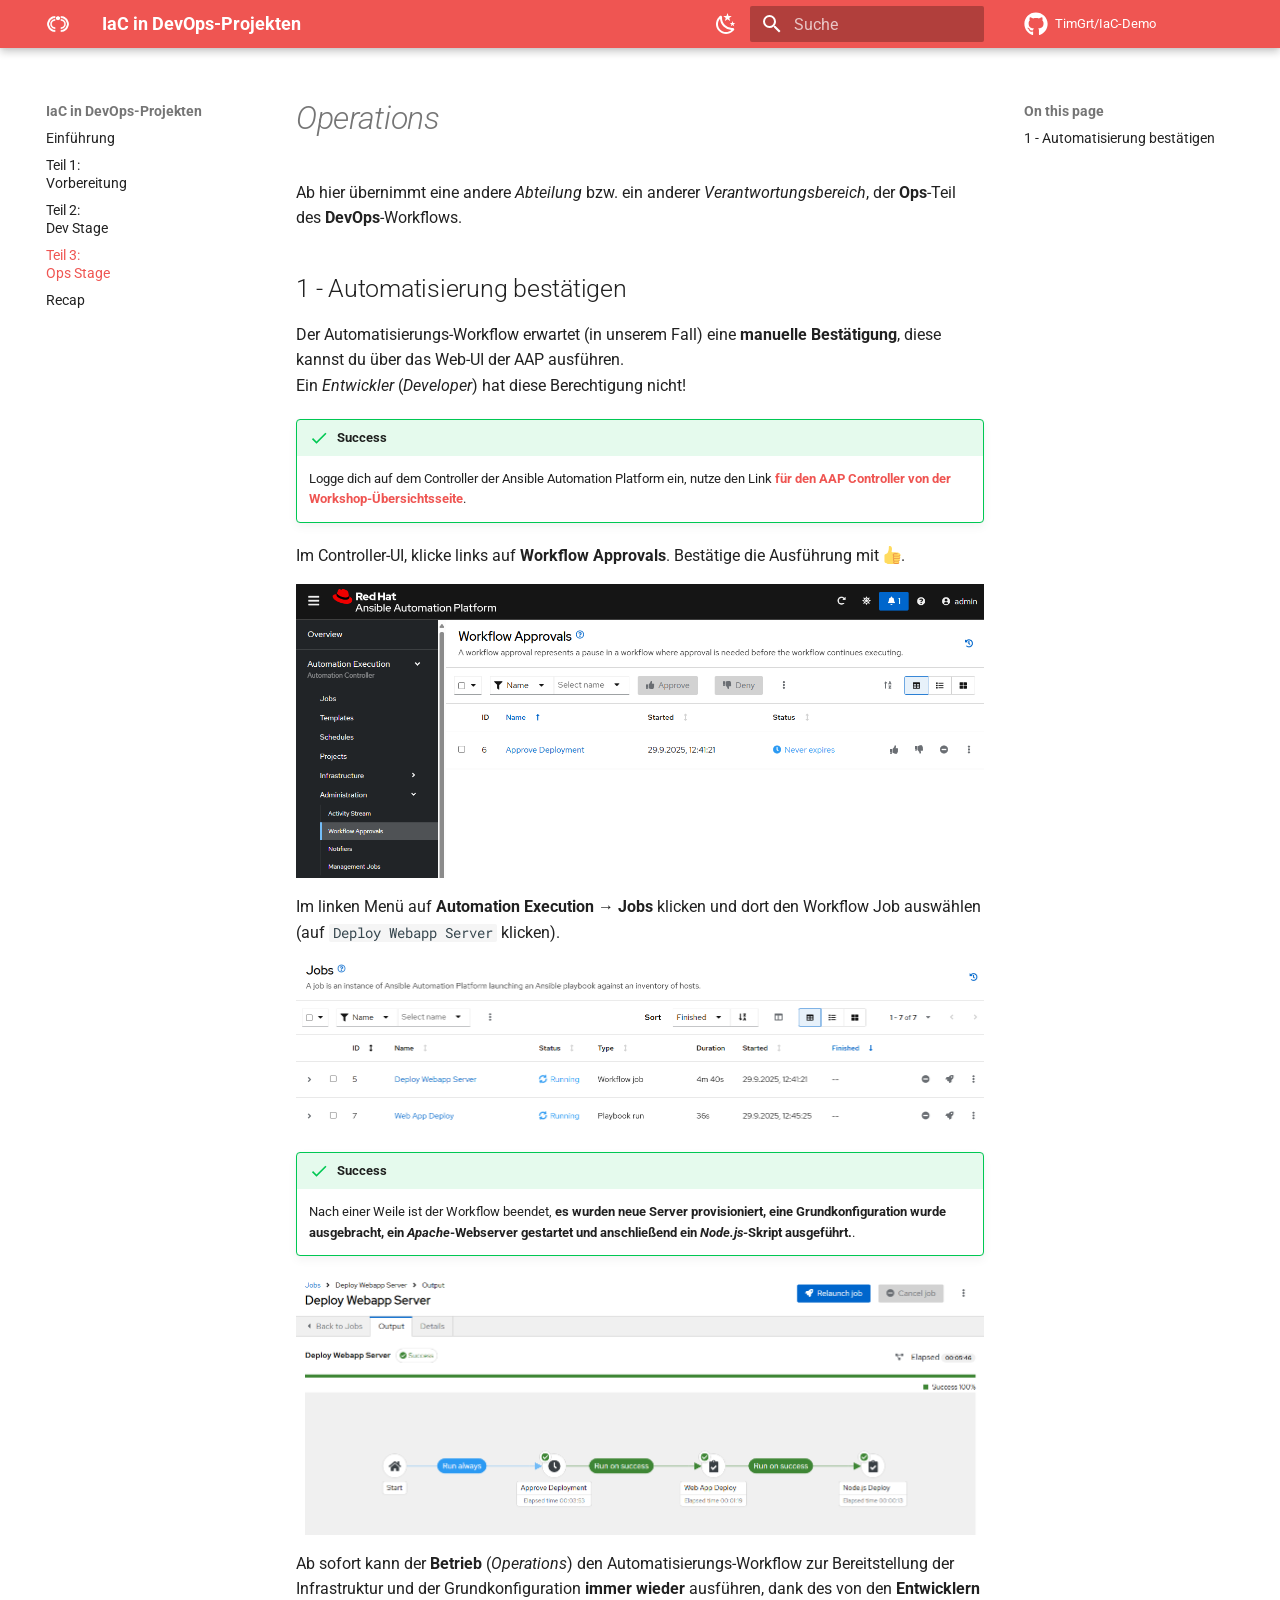
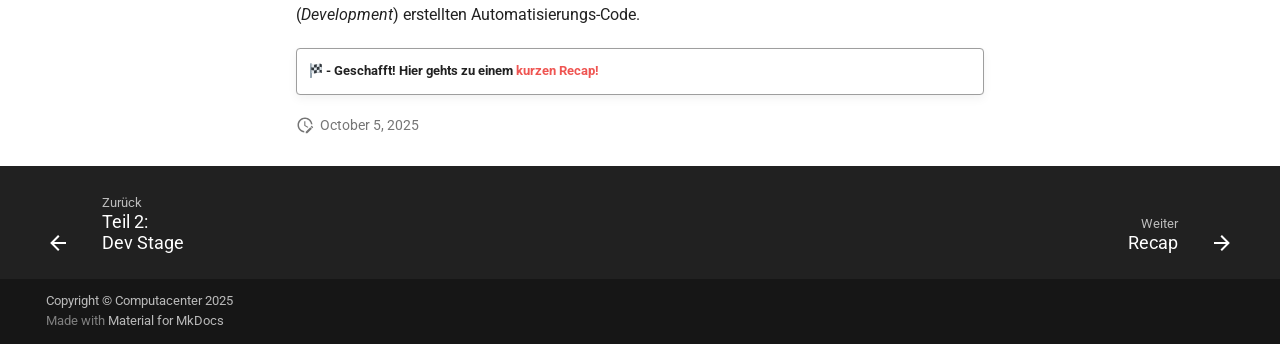
<file: part3/index.html>
<!doctype html>
<html lang="de" class="no-js">
  <head>
    
      <meta charset="utf-8">
      <meta name="viewport" content="width=device-width,initial-scale=1">
      
        <meta name="description" content="Small exercises for demoing Infrastructure as Code with Ansible and Automation Controller">
      
      
      
      
        <link rel="prev" href="../part2/">
      
      
        <link rel="next" href="../recap/">
      
      
      <link rel="icon" href="../assets/images/computacenter-logo.png">
      <meta name="generator" content="mkdocs-1.6.1, mkdocs-material-9.6.20">
    
    
      
        <title>Teil 3:Ops Stage - IaC in DevOps-Projekten</title>
      
    
    
      <link rel="stylesheet" href="../assets/stylesheets/main.e53b48f4.min.css">
      
        
        <link rel="stylesheet" href="../assets/stylesheets/palette.06af60db.min.css">
      
      
  
  
    
      
      
    
  
  
  <style>:root{--md-admonition-icon--example:url('data:image/svg+xml;charset=utf-8,%3Csvg%20xmlns%3D%22http%3A//www.w3.org/2000/svg%22%20viewBox%3D%220%200%2024%2024%22%3E%3Cpath%20d%3D%22M9.25%2012a.75.75%200%200%201-.22.53l-2.75%202.75a.75.75%200%200%201-1.06-1.06L7.44%2012%205.22%209.78a.75.75%200%201%201%201.06-1.06l2.75%202.75c.141.14.22.331.22.53m2%202a.75.75%200%200%200%200%201.5h5a.75.75%200%200%200%200-1.5z%22/%3E%3Cpath%20d%3D%22M0%204.75C0%203.784.784%203%201.75%203h20.5c.966%200%201.75.784%201.75%201.75v14.5A1.75%201.75%200%200%201%2022.25%2021H1.75A1.75%201.75%200%200%201%200%2019.25Zm1.75-.25a.25.25%200%200%200-.25.25v14.5c0%20.138.112.25.25.25h20.5a.25.25%200%200%200%20.25-.25V4.75a.25.25%200%200%200-.25-.25Z%22/%3E%3C/svg%3E');}</style>



    
    
      
    
    
      
        
        
        
        <link rel="stylesheet" href="../assets/external/fonts.googleapis.com/css.49ea35f2.css">
        <style>:root{--md-text-font:"Roboto";--md-code-font:"Roboto Mono"}</style>
      
    
    
      <link rel="stylesheet" href="../assets/stylesheets/tables.css">
    
    <script>__md_scope=new URL("..",location),__md_hash=e=>[...e].reduce(((e,_)=>(e<<5)-e+_.charCodeAt(0)),0),__md_get=(e,_=localStorage,t=__md_scope)=>JSON.parse(_.getItem(t.pathname+"."+e)),__md_set=(e,_,t=localStorage,a=__md_scope)=>{try{t.setItem(a.pathname+"."+e,JSON.stringify(_))}catch(e){}}</script>
    
      

    
    
    
  </head>
  
  
    
    
      
    
    
    
    
    <body dir="ltr" data-md-color-scheme="default" data-md-color-primary="red" data-md-color-accent="indigo">
  
    
    <input class="md-toggle" data-md-toggle="drawer" type="checkbox" id="__drawer" autocomplete="off">
    <input class="md-toggle" data-md-toggle="search" type="checkbox" id="__search" autocomplete="off">
    <label class="md-overlay" for="__drawer"></label>
    <div data-md-component="skip">
      
        
        <a href="#operations" class="md-skip">
          Zum Inhalt
        </a>
      
    </div>
    <div data-md-component="announce">
      
    </div>
    
    
      

  

<header class="md-header md-header--shadow" data-md-component="header">
  <nav class="md-header__inner md-grid" aria-label="Kopfzeile">
    <a href=".." title="IaC in DevOps-Projekten" class="md-header__button md-logo" aria-label="IaC in DevOps-Projekten" data-md-component="logo">
      
  <img src="../assets/images/computacenter-logo-white.png" alt="logo">

    </a>
    <label class="md-header__button md-icon" for="__drawer">
      
      <svg xmlns="http://www.w3.org/2000/svg" viewBox="0 0 24 24"><path d="M3 6h18v2H3zm0 5h18v2H3zm0 5h18v2H3z"/></svg>
    </label>
    <div class="md-header__title" data-md-component="header-title">
      <div class="md-header__ellipsis">
        <div class="md-header__topic">
          <span class="md-ellipsis">
            IaC in DevOps-Projekten
          </span>
        </div>
        <div class="md-header__topic" data-md-component="header-topic">
          <span class="md-ellipsis">
            
              Teil 3:<br>Ops Stage
            
          </span>
        </div>
      </div>
    </div>
    
      
        <form class="md-header__option" data-md-component="palette">
  
    
    
    
    <input class="md-option" data-md-color-media="" data-md-color-scheme="default" data-md-color-primary="red" data-md-color-accent="indigo"  aria-label="Switch to dark mode"  type="radio" name="__palette" id="__palette_0">
    
      <label class="md-header__button md-icon" title="Switch to dark mode" for="__palette_1" hidden>
        <svg xmlns="http://www.w3.org/2000/svg" viewBox="0 0 24 24"><path d="m17.75 4.09-2.53 1.94.91 3.06-2.63-1.81-2.63 1.81.91-3.06-2.53-1.94L12.44 4l1.06-3 1.06 3zm3.5 6.91-1.64 1.25.59 1.98-1.7-1.17-1.7 1.17.59-1.98L15.75 11l2.06-.05L18.5 9l.69 1.95zm-2.28 4.95c.83-.08 1.72 1.1 1.19 1.85-.32.45-.66.87-1.08 1.27C15.17 23 8.84 23 4.94 19.07c-3.91-3.9-3.91-10.24 0-14.14.4-.4.82-.76 1.27-1.08.75-.53 1.93.36 1.85 1.19-.27 2.86.69 5.83 2.89 8.02a9.96 9.96 0 0 0 8.02 2.89m-1.64 2.02a12.08 12.08 0 0 1-7.8-3.47c-2.17-2.19-3.33-5-3.49-7.82-2.81 3.14-2.7 7.96.31 10.98 3.02 3.01 7.84 3.12 10.98.31"/></svg>
      </label>
    
  
    
    
    
    <input class="md-option" data-md-color-media="" data-md-color-scheme="slate" data-md-color-primary="black" data-md-color-accent="indigo"  aria-label="Switch to light mode"  type="radio" name="__palette" id="__palette_1">
    
      <label class="md-header__button md-icon" title="Switch to light mode" for="__palette_0" hidden>
        <svg xmlns="http://www.w3.org/2000/svg" viewBox="0 0 24 24"><path d="M12 7a5 5 0 0 1 5 5 5 5 0 0 1-5 5 5 5 0 0 1-5-5 5 5 0 0 1 5-5m0 2a3 3 0 0 0-3 3 3 3 0 0 0 3 3 3 3 0 0 0 3-3 3 3 0 0 0-3-3m0-7 2.39 3.42C13.65 5.15 12.84 5 12 5s-1.65.15-2.39.42zM3.34 7l4.16-.35A7.2 7.2 0 0 0 5.94 8.5c-.44.74-.69 1.5-.83 2.29zm.02 10 1.76-3.77a7.131 7.131 0 0 0 2.38 4.14zM20.65 7l-1.77 3.79a7.02 7.02 0 0 0-2.38-4.15zm-.01 10-4.14.36c.59-.51 1.12-1.14 1.54-1.86.42-.73.69-1.5.83-2.29zM12 22l-2.41-3.44c.74.27 1.55.44 2.41.44.82 0 1.63-.17 2.37-.44z"/></svg>
      </label>
    
  
</form>
      
    
    
      <script>var palette=__md_get("__palette");if(palette&&palette.color){if("(prefers-color-scheme)"===palette.color.media){var media=matchMedia("(prefers-color-scheme: light)"),input=document.querySelector(media.matches?"[data-md-color-media='(prefers-color-scheme: light)']":"[data-md-color-media='(prefers-color-scheme: dark)']");palette.color.media=input.getAttribute("data-md-color-media"),palette.color.scheme=input.getAttribute("data-md-color-scheme"),palette.color.primary=input.getAttribute("data-md-color-primary"),palette.color.accent=input.getAttribute("data-md-color-accent")}for(var[key,value]of Object.entries(palette.color))document.body.setAttribute("data-md-color-"+key,value)}</script>
    
    
    
      
      
        <label class="md-header__button md-icon" for="__search">
          
          <svg xmlns="http://www.w3.org/2000/svg" viewBox="0 0 24 24"><path d="M9.5 3A6.5 6.5 0 0 1 16 9.5c0 1.61-.59 3.09-1.56 4.23l.27.27h.79l5 5-1.5 1.5-5-5v-.79l-.27-.27A6.52 6.52 0 0 1 9.5 16 6.5 6.5 0 0 1 3 9.5 6.5 6.5 0 0 1 9.5 3m0 2C7 5 5 7 5 9.5S7 14 9.5 14 14 12 14 9.5 12 5 9.5 5"/></svg>
        </label>
        <div class="md-search" data-md-component="search" role="dialog">
  <label class="md-search__overlay" for="__search"></label>
  <div class="md-search__inner" role="search">
    <form class="md-search__form" name="search">
      <input type="text" class="md-search__input" name="query" aria-label="Suche" placeholder="Suche" autocapitalize="off" autocorrect="off" autocomplete="off" spellcheck="false" data-md-component="search-query" required>
      <label class="md-search__icon md-icon" for="__search">
        
        <svg xmlns="http://www.w3.org/2000/svg" viewBox="0 0 24 24"><path d="M9.5 3A6.5 6.5 0 0 1 16 9.5c0 1.61-.59 3.09-1.56 4.23l.27.27h.79l5 5-1.5 1.5-5-5v-.79l-.27-.27A6.52 6.52 0 0 1 9.5 16 6.5 6.5 0 0 1 3 9.5 6.5 6.5 0 0 1 9.5 3m0 2C7 5 5 7 5 9.5S7 14 9.5 14 14 12 14 9.5 12 5 9.5 5"/></svg>
        
        <svg xmlns="http://www.w3.org/2000/svg" viewBox="0 0 24 24"><path d="M20 11v2H8l5.5 5.5-1.42 1.42L4.16 12l7.92-7.92L13.5 5.5 8 11z"/></svg>
      </label>
      <nav class="md-search__options" aria-label="Suche">
        
        <button type="reset" class="md-search__icon md-icon" title="Zurücksetzen" aria-label="Zurücksetzen" tabindex="-1">
          
          <svg xmlns="http://www.w3.org/2000/svg" viewBox="0 0 24 24"><path d="M19 6.41 17.59 5 12 10.59 6.41 5 5 6.41 10.59 12 5 17.59 6.41 19 12 13.41 17.59 19 19 17.59 13.41 12z"/></svg>
        </button>
      </nav>
      
        <div class="md-search__suggest" data-md-component="search-suggest"></div>
      
    </form>
    <div class="md-search__output">
      <div class="md-search__scrollwrap" tabindex="0" data-md-scrollfix>
        <div class="md-search-result" data-md-component="search-result">
          <div class="md-search-result__meta">
            Suche wird initialisiert
          </div>
          <ol class="md-search-result__list" role="presentation"></ol>
        </div>
      </div>
    </div>
  </div>
</div>
      
    
    
      <div class="md-header__source">
        <a href="https://github.com/TimGrt/IaC-Demo" title="Zum Repository" class="md-source" data-md-component="source">
  <div class="md-source__icon md-icon">
    
    <svg xmlns="http://www.w3.org/2000/svg" viewBox="0 0 512 512"><!--! Font Awesome Free 7.0.0 by @fontawesome - https://fontawesome.com License - https://fontawesome.com/license/free (Icons: CC BY 4.0, Fonts: SIL OFL 1.1, Code: MIT License) Copyright 2025 Fonticons, Inc.--><path d="M173.9 397.4c0 2-2.3 3.6-5.2 3.6-3.3.3-5.6-1.3-5.6-3.6 0-2 2.3-3.6 5.2-3.6 3-.3 5.6 1.3 5.6 3.6m-31.1-4.5c-.7 2 1.3 4.3 4.3 4.9 2.6 1 5.6 0 6.2-2s-1.3-4.3-4.3-5.2c-2.6-.7-5.5.3-6.2 2.3m44.2-1.7c-2.9.7-4.9 2.6-4.6 4.9.3 2 2.9 3.3 5.9 2.6 2.9-.7 4.9-2.6 4.6-4.6-.3-1.9-3-3.2-5.9-2.9M252.8 8C114.1 8 8 113.3 8 252c0 110.9 69.8 205.8 169.5 239.2 12.8 2.3 17.3-5.6 17.3-12.1 0-6.2-.3-40.4-.3-61.4 0 0-70 15-84.7-29.8 0 0-11.4-29.1-27.8-36.6 0 0-22.9-15.7 1.6-15.4 0 0 24.9 2 38.6 25.8 21.9 38.6 58.6 27.5 72.9 20.9 2.3-16 8.8-27.1 16-33.7-55.9-6.2-112.3-14.3-112.3-110.5 0-27.5 7.6-41.3 23.6-58.9-2.6-6.5-11.1-33.3 2.6-67.9 20.9-6.5 69 27 69 27 20-5.6 41.5-8.5 62.8-8.5s42.8 2.9 62.8 8.5c0 0 48.1-33.6 69-27 13.7 34.7 5.2 61.4 2.6 67.9 16 17.7 25.8 31.5 25.8 58.9 0 96.5-58.9 104.2-114.8 110.5 9.2 7.9 17 22.9 17 46.4 0 33.7-.3 75.4-.3 83.6 0 6.5 4.6 14.4 17.3 12.1C436.2 457.8 504 362.9 504 252 504 113.3 391.5 8 252.8 8M105.2 352.9c-1.3 1-1 3.3.7 5.2 1.6 1.6 3.9 2.3 5.2 1 1.3-1 1-3.3-.7-5.2-1.6-1.6-3.9-2.3-5.2-1m-10.8-8.1c-.7 1.3.3 2.9 2.3 3.9 1.6 1 3.6.7 4.3-.7.7-1.3-.3-2.9-2.3-3.9-2-.6-3.6-.3-4.3.7m32.4 35.6c-1.6 1.3-1 4.3 1.3 6.2 2.3 2.3 5.2 2.6 6.5 1 1.3-1.3.7-4.3-1.3-6.2-2.2-2.3-5.2-2.6-6.5-1m-11.4-14.7c-1.6 1-1.6 3.6 0 5.9s4.3 3.3 5.6 2.3c1.6-1.3 1.6-3.9 0-6.2-1.4-2.3-4-3.3-5.6-2"/></svg>
  </div>
  <div class="md-source__repository">
    TimGrt/IaC-Demo
  </div>
</a>
      </div>
    
  </nav>
  
</header>
    
    <div class="md-container" data-md-component="container">
      
      
        
          
        
      
      <main class="md-main" data-md-component="main">
        <div class="md-main__inner md-grid">
          
            
              
              <div class="md-sidebar md-sidebar--primary" data-md-component="sidebar" data-md-type="navigation" >
                <div class="md-sidebar__scrollwrap">
                  <div class="md-sidebar__inner">
                    



<nav class="md-nav md-nav--primary" aria-label="Navigation" data-md-level="0">
  <label class="md-nav__title" for="__drawer">
    <a href=".." title="IaC in DevOps-Projekten" class="md-nav__button md-logo" aria-label="IaC in DevOps-Projekten" data-md-component="logo">
      
  <img src="../assets/images/computacenter-logo-white.png" alt="logo">

    </a>
    IaC in DevOps-Projekten
  </label>
  
    <div class="md-nav__source">
      <a href="https://github.com/TimGrt/IaC-Demo" title="Zum Repository" class="md-source" data-md-component="source">
  <div class="md-source__icon md-icon">
    
    <svg xmlns="http://www.w3.org/2000/svg" viewBox="0 0 512 512"><!--! Font Awesome Free 7.0.0 by @fontawesome - https://fontawesome.com License - https://fontawesome.com/license/free (Icons: CC BY 4.0, Fonts: SIL OFL 1.1, Code: MIT License) Copyright 2025 Fonticons, Inc.--><path d="M173.9 397.4c0 2-2.3 3.6-5.2 3.6-3.3.3-5.6-1.3-5.6-3.6 0-2 2.3-3.6 5.2-3.6 3-.3 5.6 1.3 5.6 3.6m-31.1-4.5c-.7 2 1.3 4.3 4.3 4.9 2.6 1 5.6 0 6.2-2s-1.3-4.3-4.3-5.2c-2.6-.7-5.5.3-6.2 2.3m44.2-1.7c-2.9.7-4.9 2.6-4.6 4.9.3 2 2.9 3.3 5.9 2.6 2.9-.7 4.9-2.6 4.6-4.6-.3-1.9-3-3.2-5.9-2.9M252.8 8C114.1 8 8 113.3 8 252c0 110.9 69.8 205.8 169.5 239.2 12.8 2.3 17.3-5.6 17.3-12.1 0-6.2-.3-40.4-.3-61.4 0 0-70 15-84.7-29.8 0 0-11.4-29.1-27.8-36.6 0 0-22.9-15.7 1.6-15.4 0 0 24.9 2 38.6 25.8 21.9 38.6 58.6 27.5 72.9 20.9 2.3-16 8.8-27.1 16-33.7-55.9-6.2-112.3-14.3-112.3-110.5 0-27.5 7.6-41.3 23.6-58.9-2.6-6.5-11.1-33.3 2.6-67.9 20.9-6.5 69 27 69 27 20-5.6 41.5-8.5 62.8-8.5s42.8 2.9 62.8 8.5c0 0 48.1-33.6 69-27 13.7 34.7 5.2 61.4 2.6 67.9 16 17.7 25.8 31.5 25.8 58.9 0 96.5-58.9 104.2-114.8 110.5 9.2 7.9 17 22.9 17 46.4 0 33.7-.3 75.4-.3 83.6 0 6.5 4.6 14.4 17.3 12.1C436.2 457.8 504 362.9 504 252 504 113.3 391.5 8 252.8 8M105.2 352.9c-1.3 1-1 3.3.7 5.2 1.6 1.6 3.9 2.3 5.2 1 1.3-1 1-3.3-.7-5.2-1.6-1.6-3.9-2.3-5.2-1m-10.8-8.1c-.7 1.3.3 2.9 2.3 3.9 1.6 1 3.6.7 4.3-.7.7-1.3-.3-2.9-2.3-3.9-2-.6-3.6-.3-4.3.7m32.4 35.6c-1.6 1.3-1 4.3 1.3 6.2 2.3 2.3 5.2 2.6 6.5 1 1.3-1.3.7-4.3-1.3-6.2-2.2-2.3-5.2-2.6-6.5-1m-11.4-14.7c-1.6 1-1.6 3.6 0 5.9s4.3 3.3 5.6 2.3c1.6-1.3 1.6-3.9 0-6.2-1.4-2.3-4-3.3-5.6-2"/></svg>
  </div>
  <div class="md-source__repository">
    TimGrt/IaC-Demo
  </div>
</a>
    </div>
  
  <ul class="md-nav__list" data-md-scrollfix>
    
      
      
  
  
  
  
    <li class="md-nav__item">
      <a href=".." class="md-nav__link">
        
  
  
  <span class="md-ellipsis">
    Einführung
    
  </span>
  

      </a>
    </li>
  

    
      
      
  
  
  
  
    <li class="md-nav__item">
      <a href="../part1/" class="md-nav__link">
        
  
  
  <span class="md-ellipsis">
    Teil 1:<br>Vorbereitung
    
  </span>
  

      </a>
    </li>
  

    
      
      
  
  
  
  
    <li class="md-nav__item">
      <a href="../part2/" class="md-nav__link">
        
  
  
  <span class="md-ellipsis">
    Teil 2:<br>Dev Stage
    
  </span>
  

      </a>
    </li>
  

    
      
      
  
  
    
  
  
  
    <li class="md-nav__item md-nav__item--active">
      
      <input class="md-nav__toggle md-toggle" type="checkbox" id="__toc">
      
      
        
      
      
        <label class="md-nav__link md-nav__link--active" for="__toc">
          
  
  
  <span class="md-ellipsis">
    Teil 3:<br>Ops Stage
    
  </span>
  

          <span class="md-nav__icon md-icon"></span>
        </label>
      
      <a href="./" class="md-nav__link md-nav__link--active">
        
  
  
  <span class="md-ellipsis">
    Teil 3:<br>Ops Stage
    
  </span>
  

      </a>
      
        

  

<nav class="md-nav md-nav--secondary" aria-label="On this page">
  
  
  
    
  
  
    <label class="md-nav__title" for="__toc">
      <span class="md-nav__icon md-icon"></span>
      On this page
    </label>
    <ul class="md-nav__list" data-md-component="toc" data-md-scrollfix>
      
        <li class="md-nav__item">
  <a href="#1-automatisierung-bestatigen" class="md-nav__link">
    <span class="md-ellipsis">
      1 - Automatisierung bestätigen
    </span>
  </a>
  
</li>
      
    </ul>
  
</nav>
      
    </li>
  

    
      
      
  
  
  
  
    <li class="md-nav__item">
      <a href="../recap/" class="md-nav__link">
        
  
  
  <span class="md-ellipsis">
    Recap
    
  </span>
  

      </a>
    </li>
  

    
  </ul>
</nav>
                  </div>
                </div>
              </div>
            
            
              
              <div class="md-sidebar md-sidebar--secondary" data-md-component="sidebar" data-md-type="toc" >
                <div class="md-sidebar__scrollwrap">
                  <div class="md-sidebar__inner">
                    

  

<nav class="md-nav md-nav--secondary" aria-label="On this page">
  
  
  
    
  
  
    <label class="md-nav__title" for="__toc">
      <span class="md-nav__icon md-icon"></span>
      On this page
    </label>
    <ul class="md-nav__list" data-md-component="toc" data-md-scrollfix>
      
        <li class="md-nav__item">
  <a href="#1-automatisierung-bestatigen" class="md-nav__link">
    <span class="md-ellipsis">
      1 - Automatisierung bestätigen
    </span>
  </a>
  
</li>
      
    </ul>
  
</nav>
                  </div>
                </div>
              </div>
            
          
          
            <div class="md-content" data-md-component="content">
              <article class="md-content__inner md-typeset">
                
                  



<h1 id="operations"><em>Operations</em></h1>
<p>Ab hier übernimmt eine andere <em>Abteilung</em> bzw. ein anderer <em>Verantwortungsbereich</em>, der <strong>Ops</strong>-Teil des <strong>DevOps</strong>-Workflows.</p>
<h2 id="1-automatisierung-bestatigen">1 - Automatisierung bestätigen</h2>
<p>Der Automatisierungs-Workflow erwartet (in unserem Fall) eine <strong>manuelle Bestätigung</strong>, diese kannst du über das Web-UI der AAP ausführen.<br />
Ein <em>Entwickler</em> (<em>Developer</em>) hat diese Berechtigung nicht!  </p>
<div class="admonition success">
<p class="admonition-title">Success</p>
<p>Logge dich auf dem Controller der Ansible Automation Platform ein, nutze den Link <strong><a href="https://catalog.partner.demo.redhat.com/workshop/qh4bpg" target="_blank">für den AAP Controller von der Workshop-Übersichtsseite</a></strong>.</p>
</div>
<p>Im Controller-UI, klicke links auf <strong>Workflow Approvals</strong>. Bestätige die Ausführung mit <img alt="👍" class="twemoji" src="../assets/external/cdn.jsdelivr.net/gh/jdecked/twemoji@15.1.0/assets/svg/1f44d.svg" title=":thumbsup:">.</p>
<figure>
  <img alt="Workflow Approval" src="../assets/images/AAPApproveWorkflow.png" />
</figure>
<p>Im linken Menü auf <strong>Automation Execution &rarr; Jobs</strong> klicken und dort den Workflow Job auswählen (auf <code>Deploy Webapp Server</code> klicken).</p>
<figure>
  <img alt="Workflow Running" src="../assets/images/AAPWorkflowRunning.png" />
</figure>
<div class="admonition success">
<p class="admonition-title">Success</p>
<p>Nach einer Weile ist der Workflow beendet, <strong>es wurden neue Server provisioniert, eine Grundkonfiguration wurde ausgebracht, ein <em>Apache</em>-Webserver gestartet und anschließend ein <em>Node.js</em>-Skript ausgeführt.</strong>.</p>
</div>
<figure>
  <img alt="Workflow Running" src="../assets/images/AAPWorkflowSuccessful.png" />
</figure>
<p>Ab sofort kann der <strong>Betrieb</strong> (<em>Operations</em>) den Automatisierungs-Workflow zur Bereitstellung der Infrastruktur und der Grundkonfiguration <strong>immer wieder</strong> ausführen, dank des von den <strong>Entwicklern</strong> (<em>Development</em>) erstellten Automatisierungs-Code.</p>
<div class="admonition quote">
<p><strong><img alt="🏁" class="twemoji" src="../assets/external/cdn.jsdelivr.net/gh/jdecked/twemoji@15.1.0/assets/svg/1f3c1.svg" title=":checkered_flag:"> - Geschafft! Hier gehts zu einem <a href="../recap/">kurzen Recap!</a></strong></p>
</div>







  
    
  
  


  <aside class="md-source-file">
    
      
  <span class="md-source-file__fact">
    <span class="md-icon" title="Letztes Update">
      <svg xmlns="http://www.w3.org/2000/svg" viewBox="0 0 24 24"><path d="M21 13.1c-.1 0-.3.1-.4.2l-1 1 2.1 2.1 1-1c.2-.2.2-.6 0-.8l-1.3-1.3c-.1-.1-.2-.2-.4-.2m-1.9 1.8-6.1 6V23h2.1l6.1-6.1zM12.5 7v5.2l4 2.4-1 1L11 13V7zM11 21.9c-5.1-.5-9-4.8-9-9.9C2 6.5 6.5 2 12 2c5.3 0 9.6 4.1 10 9.3-.3-.1-.6-.2-1-.2s-.7.1-1 .2C19.6 7.2 16.2 4 12 4c-4.4 0-8 3.6-8 8 0 4.1 3.1 7.5 7.1 7.9l-.1.2z"/></svg>
    </span>
    <span class="git-revision-date-localized-plugin git-revision-date-localized-plugin-date" title="October 5, 2025 14:08:36 UTC">October 5, 2025</span>
  </span>

    
    
    
    
  </aside>





                
              </article>
            </div>
          
          
<script>var target=document.getElementById(location.hash.slice(1));target&&target.name&&(target.checked=target.name.startsWith("__tabbed_"))</script>
        </div>
        
          <button type="button" class="md-top md-icon" data-md-component="top" hidden>
  
  <svg xmlns="http://www.w3.org/2000/svg" viewBox="0 0 24 24"><path d="M13 20h-2V8l-5.5 5.5-1.42-1.42L12 4.16l7.92 7.92-1.42 1.42L13 8z"/></svg>
  Zurück zum Seitenanfang
</button>
        
      </main>
      
        <footer class="md-footer">
  
    
      
      <nav class="md-footer__inner md-grid" aria-label="Fußzeile" >
        
          
          <a href="../part2/" class="md-footer__link md-footer__link--prev" aria-label="Zurück: Teil 2:&lt;br&gt;Dev Stage">
            <div class="md-footer__button md-icon">
              
              <svg xmlns="http://www.w3.org/2000/svg" viewBox="0 0 24 24"><path d="M20 11v2H8l5.5 5.5-1.42 1.42L4.16 12l7.92-7.92L13.5 5.5 8 11z"/></svg>
            </div>
            <div class="md-footer__title">
              <span class="md-footer__direction">
                Zurück
              </span>
              <div class="md-ellipsis">
                Teil 2:<br>Dev Stage
              </div>
            </div>
          </a>
        
        
          
          <a href="../recap/" class="md-footer__link md-footer__link--next" aria-label="Weiter: Recap">
            <div class="md-footer__title">
              <span class="md-footer__direction">
                Weiter
              </span>
              <div class="md-ellipsis">
                Recap
              </div>
            </div>
            <div class="md-footer__button md-icon">
              
              <svg xmlns="http://www.w3.org/2000/svg" viewBox="0 0 24 24"><path d="M4 11v2h12l-5.5 5.5 1.42 1.42L19.84 12l-7.92-7.92L10.5 5.5 16 11z"/></svg>
            </div>
          </a>
        
      </nav>
    
  
  <div class="md-footer-meta md-typeset">
    <div class="md-footer-meta__inner md-grid">
      <div class="md-copyright">
  
    <div class="md-copyright__highlight">
      Copyright &copy; Computacenter 2025
    </div>
  
  
    Made with
    <a href="https://squidfunk.github.io/mkdocs-material/" target="_blank" rel="noopener">
      Material for MkDocs
    </a>
  
</div>
      
    </div>
  </div>
</footer>
      
    </div>
    <div class="md-dialog" data-md-component="dialog">
      <div class="md-dialog__inner md-typeset"></div>
    </div>
    
    
    
      
      <script id="__config" type="application/json">{"base": "..", "features": ["content.code.annotate", "content.code.copy", "navigation.footer", "navigation.instant", "navigation.prune", "navigation.sections", "navigation.top", "search.highlight", "search.suggest"], "search": "../assets/javascripts/workers/search.973d3a69.min.js", "tags": null, "translations": {"clipboard.copied": "In Zwischenablage kopiert", "clipboard.copy": "In Zwischenablage kopieren", "search.result.more.one": "1 weiteres Suchergebnis auf dieser Seite", "search.result.more.other": "# weitere Suchergebnisse auf dieser Seite", "search.result.none": "Keine Suchergebnisse", "search.result.one": "1 Suchergebnis", "search.result.other": "# Suchergebnisse", "search.result.placeholder": "Suchbegriff eingeben", "search.result.term.missing": "Es fehlt", "select.version": "Version ausw\u00e4hlen"}, "version": null}</script>
    
    
      <script src="../assets/javascripts/bundle.f55a23d4.min.js"></script>
      
        <script src="../assets/javascripts/extra/refresh-on-toggle-dark-light.js"></script>
      
        <script src="../assets/external/unpkg.com/mermaid@11/dist/mermaid.min.js"></script>
      
    
  </body>
</html>
</file>
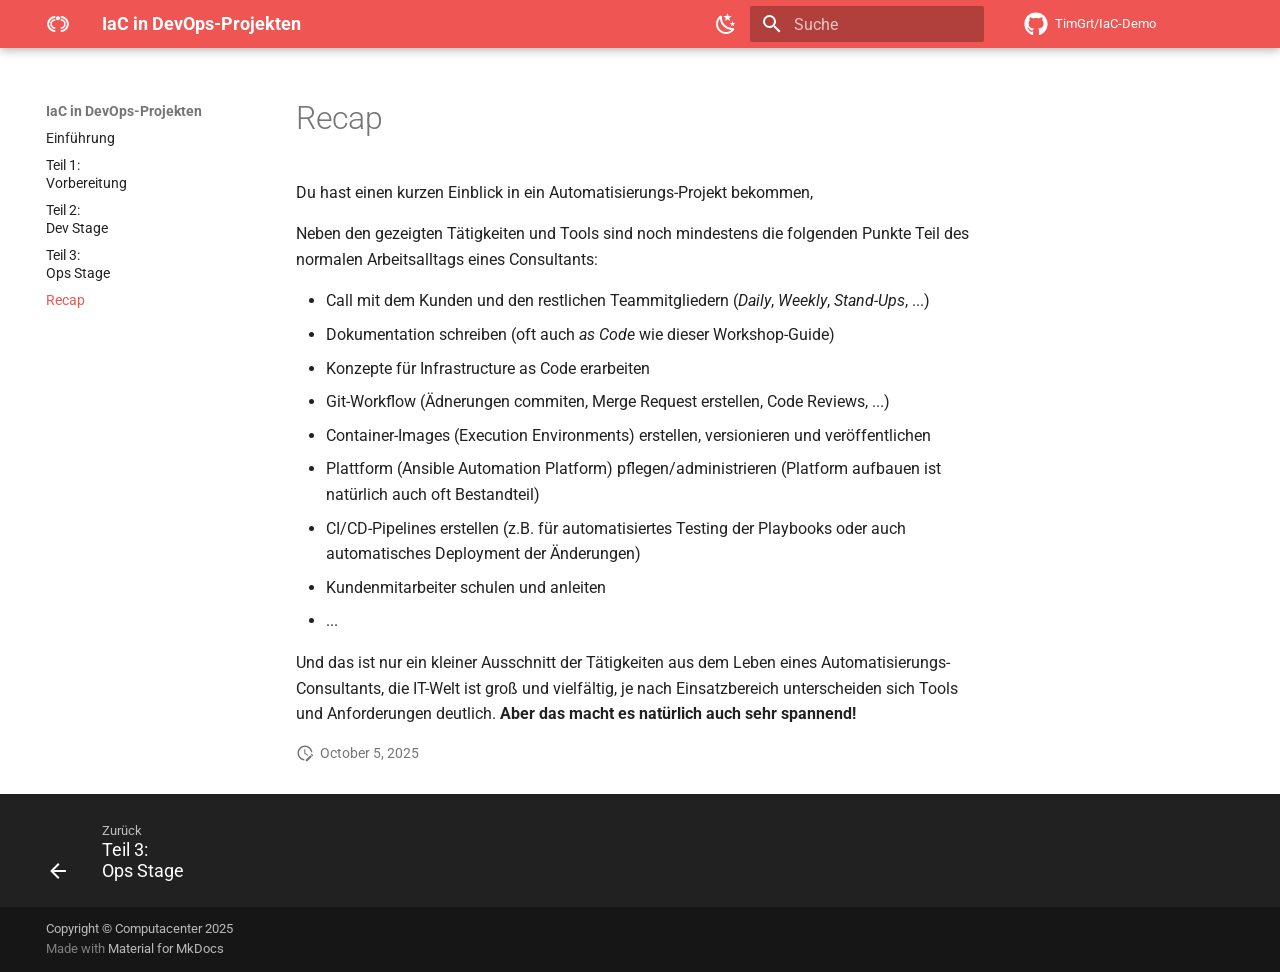
<file: recap/index.html>
<!doctype html>
<html lang="de" class="no-js">
  <head>
    
      <meta charset="utf-8">
      <meta name="viewport" content="width=device-width,initial-scale=1">
      
        <meta name="description" content="Small exercises for demoing Infrastructure as Code with Ansible and Automation Controller">
      
      
      
      
        <link rel="prev" href="../part3/">
      
      
      
      <link rel="icon" href="../assets/images/computacenter-logo.png">
      <meta name="generator" content="mkdocs-1.6.1, mkdocs-material-9.6.20">
    
    
      
        <title>Recap - IaC in DevOps-Projekten</title>
      
    
    
      <link rel="stylesheet" href="../assets/stylesheets/main.e53b48f4.min.css">
      
        
        <link rel="stylesheet" href="../assets/stylesheets/palette.06af60db.min.css">
      
      
  
  
    
      
      
    
  
  
  <style>:root{--md-admonition-icon--example:url('data:image/svg+xml;charset=utf-8,%3Csvg%20xmlns%3D%22http%3A//www.w3.org/2000/svg%22%20viewBox%3D%220%200%2024%2024%22%3E%3Cpath%20d%3D%22M9.25%2012a.75.75%200%200%201-.22.53l-2.75%202.75a.75.75%200%200%201-1.06-1.06L7.44%2012%205.22%209.78a.75.75%200%201%201%201.06-1.06l2.75%202.75c.141.14.22.331.22.53m2%202a.75.75%200%200%200%200%201.5h5a.75.75%200%200%200%200-1.5z%22/%3E%3Cpath%20d%3D%22M0%204.75C0%203.784.784%203%201.75%203h20.5c.966%200%201.75.784%201.75%201.75v14.5A1.75%201.75%200%200%201%2022.25%2021H1.75A1.75%201.75%200%200%201%200%2019.25Zm1.75-.25a.25.25%200%200%200-.25.25v14.5c0%20.138.112.25.25.25h20.5a.25.25%200%200%200%20.25-.25V4.75a.25.25%200%200%200-.25-.25Z%22/%3E%3C/svg%3E');}</style>



    
    
      
    
    
      
        
        
        
        <link rel="stylesheet" href="../assets/external/fonts.googleapis.com/css.49ea35f2.css">
        <style>:root{--md-text-font:"Roboto";--md-code-font:"Roboto Mono"}</style>
      
    
    
      <link rel="stylesheet" href="../assets/stylesheets/tables.css">
    
    <script>__md_scope=new URL("..",location),__md_hash=e=>[...e].reduce(((e,_)=>(e<<5)-e+_.charCodeAt(0)),0),__md_get=(e,_=localStorage,t=__md_scope)=>JSON.parse(_.getItem(t.pathname+"."+e)),__md_set=(e,_,t=localStorage,a=__md_scope)=>{try{t.setItem(a.pathname+"."+e,JSON.stringify(_))}catch(e){}}</script>
    
      

    
    
    
  </head>
  
  
    
    
      
    
    
    
    
    <body dir="ltr" data-md-color-scheme="default" data-md-color-primary="red" data-md-color-accent="indigo">
  
    
    <input class="md-toggle" data-md-toggle="drawer" type="checkbox" id="__drawer" autocomplete="off">
    <input class="md-toggle" data-md-toggle="search" type="checkbox" id="__search" autocomplete="off">
    <label class="md-overlay" for="__drawer"></label>
    <div data-md-component="skip">
      
        
        <a href="#recap" class="md-skip">
          Zum Inhalt
        </a>
      
    </div>
    <div data-md-component="announce">
      
    </div>
    
    
      

  

<header class="md-header md-header--shadow" data-md-component="header">
  <nav class="md-header__inner md-grid" aria-label="Kopfzeile">
    <a href=".." title="IaC in DevOps-Projekten" class="md-header__button md-logo" aria-label="IaC in DevOps-Projekten" data-md-component="logo">
      
  <img src="../assets/images/computacenter-logo-white.png" alt="logo">

    </a>
    <label class="md-header__button md-icon" for="__drawer">
      
      <svg xmlns="http://www.w3.org/2000/svg" viewBox="0 0 24 24"><path d="M3 6h18v2H3zm0 5h18v2H3zm0 5h18v2H3z"/></svg>
    </label>
    <div class="md-header__title" data-md-component="header-title">
      <div class="md-header__ellipsis">
        <div class="md-header__topic">
          <span class="md-ellipsis">
            IaC in DevOps-Projekten
          </span>
        </div>
        <div class="md-header__topic" data-md-component="header-topic">
          <span class="md-ellipsis">
            
              Recap
            
          </span>
        </div>
      </div>
    </div>
    
      
        <form class="md-header__option" data-md-component="palette">
  
    
    
    
    <input class="md-option" data-md-color-media="" data-md-color-scheme="default" data-md-color-primary="red" data-md-color-accent="indigo"  aria-label="Switch to dark mode"  type="radio" name="__palette" id="__palette_0">
    
      <label class="md-header__button md-icon" title="Switch to dark mode" for="__palette_1" hidden>
        <svg xmlns="http://www.w3.org/2000/svg" viewBox="0 0 24 24"><path d="m17.75 4.09-2.53 1.94.91 3.06-2.63-1.81-2.63 1.81.91-3.06-2.53-1.94L12.44 4l1.06-3 1.06 3zm3.5 6.91-1.64 1.25.59 1.98-1.7-1.17-1.7 1.17.59-1.98L15.75 11l2.06-.05L18.5 9l.69 1.95zm-2.28 4.95c.83-.08 1.72 1.1 1.19 1.85-.32.45-.66.87-1.08 1.27C15.17 23 8.84 23 4.94 19.07c-3.91-3.9-3.91-10.24 0-14.14.4-.4.82-.76 1.27-1.08.75-.53 1.93.36 1.85 1.19-.27 2.86.69 5.83 2.89 8.02a9.96 9.96 0 0 0 8.02 2.89m-1.64 2.02a12.08 12.08 0 0 1-7.8-3.47c-2.17-2.19-3.33-5-3.49-7.82-2.81 3.14-2.7 7.96.31 10.98 3.02 3.01 7.84 3.12 10.98.31"/></svg>
      </label>
    
  
    
    
    
    <input class="md-option" data-md-color-media="" data-md-color-scheme="slate" data-md-color-primary="black" data-md-color-accent="indigo"  aria-label="Switch to light mode"  type="radio" name="__palette" id="__palette_1">
    
      <label class="md-header__button md-icon" title="Switch to light mode" for="__palette_0" hidden>
        <svg xmlns="http://www.w3.org/2000/svg" viewBox="0 0 24 24"><path d="M12 7a5 5 0 0 1 5 5 5 5 0 0 1-5 5 5 5 0 0 1-5-5 5 5 0 0 1 5-5m0 2a3 3 0 0 0-3 3 3 3 0 0 0 3 3 3 3 0 0 0 3-3 3 3 0 0 0-3-3m0-7 2.39 3.42C13.65 5.15 12.84 5 12 5s-1.65.15-2.39.42zM3.34 7l4.16-.35A7.2 7.2 0 0 0 5.94 8.5c-.44.74-.69 1.5-.83 2.29zm.02 10 1.76-3.77a7.131 7.131 0 0 0 2.38 4.14zM20.65 7l-1.77 3.79a7.02 7.02 0 0 0-2.38-4.15zm-.01 10-4.14.36c.59-.51 1.12-1.14 1.54-1.86.42-.73.69-1.5.83-2.29zM12 22l-2.41-3.44c.74.27 1.55.44 2.41.44.82 0 1.63-.17 2.37-.44z"/></svg>
      </label>
    
  
</form>
      
    
    
      <script>var palette=__md_get("__palette");if(palette&&palette.color){if("(prefers-color-scheme)"===palette.color.media){var media=matchMedia("(prefers-color-scheme: light)"),input=document.querySelector(media.matches?"[data-md-color-media='(prefers-color-scheme: light)']":"[data-md-color-media='(prefers-color-scheme: dark)']");palette.color.media=input.getAttribute("data-md-color-media"),palette.color.scheme=input.getAttribute("data-md-color-scheme"),palette.color.primary=input.getAttribute("data-md-color-primary"),palette.color.accent=input.getAttribute("data-md-color-accent")}for(var[key,value]of Object.entries(palette.color))document.body.setAttribute("data-md-color-"+key,value)}</script>
    
    
    
      
      
        <label class="md-header__button md-icon" for="__search">
          
          <svg xmlns="http://www.w3.org/2000/svg" viewBox="0 0 24 24"><path d="M9.5 3A6.5 6.5 0 0 1 16 9.5c0 1.61-.59 3.09-1.56 4.23l.27.27h.79l5 5-1.5 1.5-5-5v-.79l-.27-.27A6.52 6.52 0 0 1 9.5 16 6.5 6.5 0 0 1 3 9.5 6.5 6.5 0 0 1 9.5 3m0 2C7 5 5 7 5 9.5S7 14 9.5 14 14 12 14 9.5 12 5 9.5 5"/></svg>
        </label>
        <div class="md-search" data-md-component="search" role="dialog">
  <label class="md-search__overlay" for="__search"></label>
  <div class="md-search__inner" role="search">
    <form class="md-search__form" name="search">
      <input type="text" class="md-search__input" name="query" aria-label="Suche" placeholder="Suche" autocapitalize="off" autocorrect="off" autocomplete="off" spellcheck="false" data-md-component="search-query" required>
      <label class="md-search__icon md-icon" for="__search">
        
        <svg xmlns="http://www.w3.org/2000/svg" viewBox="0 0 24 24"><path d="M9.5 3A6.5 6.5 0 0 1 16 9.5c0 1.61-.59 3.09-1.56 4.23l.27.27h.79l5 5-1.5 1.5-5-5v-.79l-.27-.27A6.52 6.52 0 0 1 9.5 16 6.5 6.5 0 0 1 3 9.5 6.5 6.5 0 0 1 9.5 3m0 2C7 5 5 7 5 9.5S7 14 9.5 14 14 12 14 9.5 12 5 9.5 5"/></svg>
        
        <svg xmlns="http://www.w3.org/2000/svg" viewBox="0 0 24 24"><path d="M20 11v2H8l5.5 5.5-1.42 1.42L4.16 12l7.92-7.92L13.5 5.5 8 11z"/></svg>
      </label>
      <nav class="md-search__options" aria-label="Suche">
        
        <button type="reset" class="md-search__icon md-icon" title="Zurücksetzen" aria-label="Zurücksetzen" tabindex="-1">
          
          <svg xmlns="http://www.w3.org/2000/svg" viewBox="0 0 24 24"><path d="M19 6.41 17.59 5 12 10.59 6.41 5 5 6.41 10.59 12 5 17.59 6.41 19 12 13.41 17.59 19 19 17.59 13.41 12z"/></svg>
        </button>
      </nav>
      
        <div class="md-search__suggest" data-md-component="search-suggest"></div>
      
    </form>
    <div class="md-search__output">
      <div class="md-search__scrollwrap" tabindex="0" data-md-scrollfix>
        <div class="md-search-result" data-md-component="search-result">
          <div class="md-search-result__meta">
            Suche wird initialisiert
          </div>
          <ol class="md-search-result__list" role="presentation"></ol>
        </div>
      </div>
    </div>
  </div>
</div>
      
    
    
      <div class="md-header__source">
        <a href="https://github.com/TimGrt/IaC-Demo" title="Zum Repository" class="md-source" data-md-component="source">
  <div class="md-source__icon md-icon">
    
    <svg xmlns="http://www.w3.org/2000/svg" viewBox="0 0 512 512"><!--! Font Awesome Free 7.0.0 by @fontawesome - https://fontawesome.com License - https://fontawesome.com/license/free (Icons: CC BY 4.0, Fonts: SIL OFL 1.1, Code: MIT License) Copyright 2025 Fonticons, Inc.--><path d="M173.9 397.4c0 2-2.3 3.6-5.2 3.6-3.3.3-5.6-1.3-5.6-3.6 0-2 2.3-3.6 5.2-3.6 3-.3 5.6 1.3 5.6 3.6m-31.1-4.5c-.7 2 1.3 4.3 4.3 4.9 2.6 1 5.6 0 6.2-2s-1.3-4.3-4.3-5.2c-2.6-.7-5.5.3-6.2 2.3m44.2-1.7c-2.9.7-4.9 2.6-4.6 4.9.3 2 2.9 3.3 5.9 2.6 2.9-.7 4.9-2.6 4.6-4.6-.3-1.9-3-3.2-5.9-2.9M252.8 8C114.1 8 8 113.3 8 252c0 110.9 69.8 205.8 169.5 239.2 12.8 2.3 17.3-5.6 17.3-12.1 0-6.2-.3-40.4-.3-61.4 0 0-70 15-84.7-29.8 0 0-11.4-29.1-27.8-36.6 0 0-22.9-15.7 1.6-15.4 0 0 24.9 2 38.6 25.8 21.9 38.6 58.6 27.5 72.9 20.9 2.3-16 8.8-27.1 16-33.7-55.9-6.2-112.3-14.3-112.3-110.5 0-27.5 7.6-41.3 23.6-58.9-2.6-6.5-11.1-33.3 2.6-67.9 20.9-6.5 69 27 69 27 20-5.6 41.5-8.5 62.8-8.5s42.8 2.9 62.8 8.5c0 0 48.1-33.6 69-27 13.7 34.7 5.2 61.4 2.6 67.9 16 17.7 25.8 31.5 25.8 58.9 0 96.5-58.9 104.2-114.8 110.5 9.2 7.9 17 22.9 17 46.4 0 33.7-.3 75.4-.3 83.6 0 6.5 4.6 14.4 17.3 12.1C436.2 457.8 504 362.9 504 252 504 113.3 391.5 8 252.8 8M105.2 352.9c-1.3 1-1 3.3.7 5.2 1.6 1.6 3.9 2.3 5.2 1 1.3-1 1-3.3-.7-5.2-1.6-1.6-3.9-2.3-5.2-1m-10.8-8.1c-.7 1.3.3 2.9 2.3 3.9 1.6 1 3.6.7 4.3-.7.7-1.3-.3-2.9-2.3-3.9-2-.6-3.6-.3-4.3.7m32.4 35.6c-1.6 1.3-1 4.3 1.3 6.2 2.3 2.3 5.2 2.6 6.5 1 1.3-1.3.7-4.3-1.3-6.2-2.2-2.3-5.2-2.6-6.5-1m-11.4-14.7c-1.6 1-1.6 3.6 0 5.9s4.3 3.3 5.6 2.3c1.6-1.3 1.6-3.9 0-6.2-1.4-2.3-4-3.3-5.6-2"/></svg>
  </div>
  <div class="md-source__repository">
    TimGrt/IaC-Demo
  </div>
</a>
      </div>
    
  </nav>
  
</header>
    
    <div class="md-container" data-md-component="container">
      
      
        
          
        
      
      <main class="md-main" data-md-component="main">
        <div class="md-main__inner md-grid">
          
            
              
              <div class="md-sidebar md-sidebar--primary" data-md-component="sidebar" data-md-type="navigation" >
                <div class="md-sidebar__scrollwrap">
                  <div class="md-sidebar__inner">
                    



<nav class="md-nav md-nav--primary" aria-label="Navigation" data-md-level="0">
  <label class="md-nav__title" for="__drawer">
    <a href=".." title="IaC in DevOps-Projekten" class="md-nav__button md-logo" aria-label="IaC in DevOps-Projekten" data-md-component="logo">
      
  <img src="../assets/images/computacenter-logo-white.png" alt="logo">

    </a>
    IaC in DevOps-Projekten
  </label>
  
    <div class="md-nav__source">
      <a href="https://github.com/TimGrt/IaC-Demo" title="Zum Repository" class="md-source" data-md-component="source">
  <div class="md-source__icon md-icon">
    
    <svg xmlns="http://www.w3.org/2000/svg" viewBox="0 0 512 512"><!--! Font Awesome Free 7.0.0 by @fontawesome - https://fontawesome.com License - https://fontawesome.com/license/free (Icons: CC BY 4.0, Fonts: SIL OFL 1.1, Code: MIT License) Copyright 2025 Fonticons, Inc.--><path d="M173.9 397.4c0 2-2.3 3.6-5.2 3.6-3.3.3-5.6-1.3-5.6-3.6 0-2 2.3-3.6 5.2-3.6 3-.3 5.6 1.3 5.6 3.6m-31.1-4.5c-.7 2 1.3 4.3 4.3 4.9 2.6 1 5.6 0 6.2-2s-1.3-4.3-4.3-5.2c-2.6-.7-5.5.3-6.2 2.3m44.2-1.7c-2.9.7-4.9 2.6-4.6 4.9.3 2 2.9 3.3 5.9 2.6 2.9-.7 4.9-2.6 4.6-4.6-.3-1.9-3-3.2-5.9-2.9M252.8 8C114.1 8 8 113.3 8 252c0 110.9 69.8 205.8 169.5 239.2 12.8 2.3 17.3-5.6 17.3-12.1 0-6.2-.3-40.4-.3-61.4 0 0-70 15-84.7-29.8 0 0-11.4-29.1-27.8-36.6 0 0-22.9-15.7 1.6-15.4 0 0 24.9 2 38.6 25.8 21.9 38.6 58.6 27.5 72.9 20.9 2.3-16 8.8-27.1 16-33.7-55.9-6.2-112.3-14.3-112.3-110.5 0-27.5 7.6-41.3 23.6-58.9-2.6-6.5-11.1-33.3 2.6-67.9 20.9-6.5 69 27 69 27 20-5.6 41.5-8.5 62.8-8.5s42.8 2.9 62.8 8.5c0 0 48.1-33.6 69-27 13.7 34.7 5.2 61.4 2.6 67.9 16 17.7 25.8 31.5 25.8 58.9 0 96.5-58.9 104.2-114.8 110.5 9.2 7.9 17 22.9 17 46.4 0 33.7-.3 75.4-.3 83.6 0 6.5 4.6 14.4 17.3 12.1C436.2 457.8 504 362.9 504 252 504 113.3 391.5 8 252.8 8M105.2 352.9c-1.3 1-1 3.3.7 5.2 1.6 1.6 3.9 2.3 5.2 1 1.3-1 1-3.3-.7-5.2-1.6-1.6-3.9-2.3-5.2-1m-10.8-8.1c-.7 1.3.3 2.9 2.3 3.9 1.6 1 3.6.7 4.3-.7.7-1.3-.3-2.9-2.3-3.9-2-.6-3.6-.3-4.3.7m32.4 35.6c-1.6 1.3-1 4.3 1.3 6.2 2.3 2.3 5.2 2.6 6.5 1 1.3-1.3.7-4.3-1.3-6.2-2.2-2.3-5.2-2.6-6.5-1m-11.4-14.7c-1.6 1-1.6 3.6 0 5.9s4.3 3.3 5.6 2.3c1.6-1.3 1.6-3.9 0-6.2-1.4-2.3-4-3.3-5.6-2"/></svg>
  </div>
  <div class="md-source__repository">
    TimGrt/IaC-Demo
  </div>
</a>
    </div>
  
  <ul class="md-nav__list" data-md-scrollfix>
    
      
      
  
  
  
  
    <li class="md-nav__item">
      <a href=".." class="md-nav__link">
        
  
  
  <span class="md-ellipsis">
    Einführung
    
  </span>
  

      </a>
    </li>
  

    
      
      
  
  
  
  
    <li class="md-nav__item">
      <a href="../part1/" class="md-nav__link">
        
  
  
  <span class="md-ellipsis">
    Teil 1:<br>Vorbereitung
    
  </span>
  

      </a>
    </li>
  

    
      
      
  
  
  
  
    <li class="md-nav__item">
      <a href="../part2/" class="md-nav__link">
        
  
  
  <span class="md-ellipsis">
    Teil 2:<br>Dev Stage
    
  </span>
  

      </a>
    </li>
  

    
      
      
  
  
  
  
    <li class="md-nav__item">
      <a href="../part3/" class="md-nav__link">
        
  
  
  <span class="md-ellipsis">
    Teil 3:<br>Ops Stage
    
  </span>
  

      </a>
    </li>
  

    
      
      
  
  
    
  
  
  
    <li class="md-nav__item md-nav__item--active">
      
      <input class="md-nav__toggle md-toggle" type="checkbox" id="__toc">
      
      
        
      
      
      <a href="./" class="md-nav__link md-nav__link--active">
        
  
  
  <span class="md-ellipsis">
    Recap
    
  </span>
  

      </a>
      
    </li>
  

    
  </ul>
</nav>
                  </div>
                </div>
              </div>
            
            
              
              <div class="md-sidebar md-sidebar--secondary" data-md-component="sidebar" data-md-type="toc" >
                <div class="md-sidebar__scrollwrap">
                  <div class="md-sidebar__inner">
                    

  

<nav class="md-nav md-nav--secondary" aria-label="On this page">
  
  
  
    
  
  
</nav>
                  </div>
                </div>
              </div>
            
          
          
            <div class="md-content" data-md-component="content">
              <article class="md-content__inner md-typeset">
                
                  



<h1 id="recap">Recap</h1>
<p>Du hast einen kurzen Einblick in ein Automatisierungs-Projekt bekommen,</p>
<p>Neben den gezeigten Tätigkeiten und Tools sind noch mindestens die folgenden Punkte Teil des normalen Arbeitsalltags eines Consultants:</p>
<ul>
<li>Call mit dem Kunden und den restlichen Teammitgliedern (<em>Daily</em>, <em>Weekly</em>, <em>Stand-Ups</em>, ...)</li>
<li>Dokumentation schreiben (oft auch <em>as Code</em> wie dieser Workshop-Guide)</li>
<li>Konzepte für Infrastructure as Code erarbeiten</li>
<li>Git-Workflow (Ädnerungen commiten, Merge Request erstellen, Code Reviews, ...)</li>
<li>Container-Images (Execution Environments) erstellen, versionieren und veröffentlichen</li>
<li>Plattform (Ansible Automation Platform) pflegen/administrieren (Platform aufbauen ist natürlich auch oft Bestandteil)</li>
<li>CI/CD-Pipelines erstellen (z.B. für automatisiertes Testing der Playbooks oder auch automatisches Deployment der Änderungen)</li>
<li>Kundenmitarbeiter schulen und anleiten</li>
<li>...</li>
</ul>
<p>Und das ist nur ein kleiner Ausschnitt der Tätigkeiten aus dem Leben eines Automatisierungs-Consultants, die IT-Welt ist groß und vielfältig, je nach Einsatzbereich unterscheiden sich Tools und Anforderungen deutlich. <strong>Aber das macht es natürlich auch sehr spannend!</strong></p>







  
    
  
  


  <aside class="md-source-file">
    
      
  <span class="md-source-file__fact">
    <span class="md-icon" title="Letztes Update">
      <svg xmlns="http://www.w3.org/2000/svg" viewBox="0 0 24 24"><path d="M21 13.1c-.1 0-.3.1-.4.2l-1 1 2.1 2.1 1-1c.2-.2.2-.6 0-.8l-1.3-1.3c-.1-.1-.2-.2-.4-.2m-1.9 1.8-6.1 6V23h2.1l6.1-6.1zM12.5 7v5.2l4 2.4-1 1L11 13V7zM11 21.9c-5.1-.5-9-4.8-9-9.9C2 6.5 6.5 2 12 2c5.3 0 9.6 4.1 10 9.3-.3-.1-.6-.2-1-.2s-.7.1-1 .2C19.6 7.2 16.2 4 12 4c-4.4 0-8 3.6-8 8 0 4.1 3.1 7.5 7.1 7.9l-.1.2z"/></svg>
    </span>
    <span class="git-revision-date-localized-plugin git-revision-date-localized-plugin-date" title="October 5, 2025 14:08:36 UTC">October 5, 2025</span>
  </span>

    
    
    
    
  </aside>





                
              </article>
            </div>
          
          
<script>var target=document.getElementById(location.hash.slice(1));target&&target.name&&(target.checked=target.name.startsWith("__tabbed_"))</script>
        </div>
        
          <button type="button" class="md-top md-icon" data-md-component="top" hidden>
  
  <svg xmlns="http://www.w3.org/2000/svg" viewBox="0 0 24 24"><path d="M13 20h-2V8l-5.5 5.5-1.42-1.42L12 4.16l7.92 7.92-1.42 1.42L13 8z"/></svg>
  Zurück zum Seitenanfang
</button>
        
      </main>
      
        <footer class="md-footer">
  
    
      
      <nav class="md-footer__inner md-grid" aria-label="Fußzeile" >
        
          
          <a href="../part3/" class="md-footer__link md-footer__link--prev" aria-label="Zurück: Teil 3:&lt;br&gt;Ops Stage">
            <div class="md-footer__button md-icon">
              
              <svg xmlns="http://www.w3.org/2000/svg" viewBox="0 0 24 24"><path d="M20 11v2H8l5.5 5.5-1.42 1.42L4.16 12l7.92-7.92L13.5 5.5 8 11z"/></svg>
            </div>
            <div class="md-footer__title">
              <span class="md-footer__direction">
                Zurück
              </span>
              <div class="md-ellipsis">
                Teil 3:<br>Ops Stage
              </div>
            </div>
          </a>
        
        
      </nav>
    
  
  <div class="md-footer-meta md-typeset">
    <div class="md-footer-meta__inner md-grid">
      <div class="md-copyright">
  
    <div class="md-copyright__highlight">
      Copyright &copy; Computacenter 2025
    </div>
  
  
    Made with
    <a href="https://squidfunk.github.io/mkdocs-material/" target="_blank" rel="noopener">
      Material for MkDocs
    </a>
  
</div>
      
    </div>
  </div>
</footer>
      
    </div>
    <div class="md-dialog" data-md-component="dialog">
      <div class="md-dialog__inner md-typeset"></div>
    </div>
    
    
    
      
      <script id="__config" type="application/json">{"base": "..", "features": ["content.code.annotate", "content.code.copy", "navigation.footer", "navigation.instant", "navigation.prune", "navigation.sections", "navigation.top", "search.highlight", "search.suggest"], "search": "../assets/javascripts/workers/search.973d3a69.min.js", "tags": null, "translations": {"clipboard.copied": "In Zwischenablage kopiert", "clipboard.copy": "In Zwischenablage kopieren", "search.result.more.one": "1 weiteres Suchergebnis auf dieser Seite", "search.result.more.other": "# weitere Suchergebnisse auf dieser Seite", "search.result.none": "Keine Suchergebnisse", "search.result.one": "1 Suchergebnis", "search.result.other": "# Suchergebnisse", "search.result.placeholder": "Suchbegriff eingeben", "search.result.term.missing": "Es fehlt", "select.version": "Version ausw\u00e4hlen"}, "version": null}</script>
    
    
      <script src="../assets/javascripts/bundle.f55a23d4.min.js"></script>
      
        <script src="../assets/javascripts/extra/refresh-on-toggle-dark-light.js"></script>
      
        <script src="../assets/external/unpkg.com/mermaid@11/dist/mermaid.min.js"></script>
      
    
  </body>
</html>
</file>
<file: assets/external/fonts.googleapis.com/css.49ea35f2.css>
/* cyrillic-ext */
@font-face {
  font-family: 'Roboto';
  font-style: italic;
  font-weight: 300;
  font-stretch: 100%;
  font-display: fallback;
  src: url(../fonts.gstatic.com/s/roboto/v49/KFO5CnqEu92Fr1Mu53ZEC9_Vu3r1gIhOszmkC3kaWzU.woff2) format('woff2');
  unicode-range: U+0460-052F, U+1C80-1C8A, U+20B4, U+2DE0-2DFF, U+A640-A69F, U+FE2E-FE2F;
}
/* cyrillic */
@font-face {
  font-family: 'Roboto';
  font-style: italic;
  font-weight: 300;
  font-stretch: 100%;
  font-display: fallback;
  src: url(../fonts.gstatic.com/s/roboto/v49/KFO5CnqEu92Fr1Mu53ZEC9_Vu3r1gIhOszmkAnkaWzU.woff2) format('woff2');
  unicode-range: U+0301, U+0400-045F, U+0490-0491, U+04B0-04B1, U+2116;
}
/* greek-ext */
@font-face {
  font-family: 'Roboto';
  font-style: italic;
  font-weight: 300;
  font-stretch: 100%;
  font-display: fallback;
  src: url(../fonts.gstatic.com/s/roboto/v49/KFO5CnqEu92Fr1Mu53ZEC9_Vu3r1gIhOszmkCnkaWzU.woff2) format('woff2');
  unicode-range: U+1F00-1FFF;
}
/* greek */
@font-face {
  font-family: 'Roboto';
  font-style: italic;
  font-weight: 300;
  font-stretch: 100%;
  font-display: fallback;
  src: url(../fonts.gstatic.com/s/roboto/v49/KFO5CnqEu92Fr1Mu53ZEC9_Vu3r1gIhOszmkBXkaWzU.woff2) format('woff2');
  unicode-range: U+0370-0377, U+037A-037F, U+0384-038A, U+038C, U+038E-03A1, U+03A3-03FF;
}
/* math */
@font-face {
  font-family: 'Roboto';
  font-style: italic;
  font-weight: 300;
  font-stretch: 100%;
  font-display: fallback;
  src: url(../fonts.gstatic.com/s/roboto/v49/KFO5CnqEu92Fr1Mu53ZEC9_Vu3r1gIhOszmkenkaWzU.woff2) format('woff2');
  unicode-range: U+0302-0303, U+0305, U+0307-0308, U+0310, U+0312, U+0315, U+031A, U+0326-0327, U+032C, U+032F-0330, U+0332-0333, U+0338, U+033A, U+0346, U+034D, U+0391-03A1, U+03A3-03A9, U+03B1-03C9, U+03D1, U+03D5-03D6, U+03F0-03F1, U+03F4-03F5, U+2016-2017, U+2034-2038, U+203C, U+2040, U+2043, U+2047, U+2050, U+2057, U+205F, U+2070-2071, U+2074-208E, U+2090-209C, U+20D0-20DC, U+20E1, U+20E5-20EF, U+2100-2112, U+2114-2115, U+2117-2121, U+2123-214F, U+2190, U+2192, U+2194-21AE, U+21B0-21E5, U+21F1-21F2, U+21F4-2211, U+2213-2214, U+2216-22FF, U+2308-230B, U+2310, U+2319, U+231C-2321, U+2336-237A, U+237C, U+2395, U+239B-23B7, U+23D0, U+23DC-23E1, U+2474-2475, U+25AF, U+25B3, U+25B7, U+25BD, U+25C1, U+25CA, U+25CC, U+25FB, U+266D-266F, U+27C0-27FF, U+2900-2AFF, U+2B0E-2B11, U+2B30-2B4C, U+2BFE, U+3030, U+FF5B, U+FF5D, U+1D400-1D7FF, U+1EE00-1EEFF;
}
/* symbols */
@font-face {
  font-family: 'Roboto';
  font-style: italic;
  font-weight: 300;
  font-stretch: 100%;
  font-display: fallback;
  src: url(../fonts.gstatic.com/s/roboto/v49/KFO5CnqEu92Fr1Mu53ZEC9_Vu3r1gIhOszmkaHkaWzU.woff2) format('woff2');
  unicode-range: U+0001-000C, U+000E-001F, U+007F-009F, U+20DD-20E0, U+20E2-20E4, U+2150-218F, U+2190, U+2192, U+2194-2199, U+21AF, U+21E6-21F0, U+21F3, U+2218-2219, U+2299, U+22C4-22C6, U+2300-243F, U+2440-244A, U+2460-24FF, U+25A0-27BF, U+2800-28FF, U+2921-2922, U+2981, U+29BF, U+29EB, U+2B00-2BFF, U+4DC0-4DFF, U+FFF9-FFFB, U+10140-1018E, U+10190-1019C, U+101A0, U+101D0-101FD, U+102E0-102FB, U+10E60-10E7E, U+1D2C0-1D2D3, U+1D2E0-1D37F, U+1F000-1F0FF, U+1F100-1F1AD, U+1F1E6-1F1FF, U+1F30D-1F30F, U+1F315, U+1F31C, U+1F31E, U+1F320-1F32C, U+1F336, U+1F378, U+1F37D, U+1F382, U+1F393-1F39F, U+1F3A7-1F3A8, U+1F3AC-1F3AF, U+1F3C2, U+1F3C4-1F3C6, U+1F3CA-1F3CE, U+1F3D4-1F3E0, U+1F3ED, U+1F3F1-1F3F3, U+1F3F5-1F3F7, U+1F408, U+1F415, U+1F41F, U+1F426, U+1F43F, U+1F441-1F442, U+1F444, U+1F446-1F449, U+1F44C-1F44E, U+1F453, U+1F46A, U+1F47D, U+1F4A3, U+1F4B0, U+1F4B3, U+1F4B9, U+1F4BB, U+1F4BF, U+1F4C8-1F4CB, U+1F4D6, U+1F4DA, U+1F4DF, U+1F4E3-1F4E6, U+1F4EA-1F4ED, U+1F4F7, U+1F4F9-1F4FB, U+1F4FD-1F4FE, U+1F503, U+1F507-1F50B, U+1F50D, U+1F512-1F513, U+1F53E-1F54A, U+1F54F-1F5FA, U+1F610, U+1F650-1F67F, U+1F687, U+1F68D, U+1F691, U+1F694, U+1F698, U+1F6AD, U+1F6B2, U+1F6B9-1F6BA, U+1F6BC, U+1F6C6-1F6CF, U+1F6D3-1F6D7, U+1F6E0-1F6EA, U+1F6F0-1F6F3, U+1F6F7-1F6FC, U+1F700-1F7FF, U+1F800-1F80B, U+1F810-1F847, U+1F850-1F859, U+1F860-1F887, U+1F890-1F8AD, U+1F8B0-1F8BB, U+1F8C0-1F8C1, U+1F900-1F90B, U+1F93B, U+1F946, U+1F984, U+1F996, U+1F9E9, U+1FA00-1FA6F, U+1FA70-1FA7C, U+1FA80-1FA89, U+1FA8F-1FAC6, U+1FACE-1FADC, U+1FADF-1FAE9, U+1FAF0-1FAF8, U+1FB00-1FBFF;
}
/* vietnamese */
@font-face {
  font-family: 'Roboto';
  font-style: italic;
  font-weight: 300;
  font-stretch: 100%;
  font-display: fallback;
  src: url(../fonts.gstatic.com/s/roboto/v49/KFO5CnqEu92Fr1Mu53ZEC9_Vu3r1gIhOszmkCXkaWzU.woff2) format('woff2');
  unicode-range: U+0102-0103, U+0110-0111, U+0128-0129, U+0168-0169, U+01A0-01A1, U+01AF-01B0, U+0300-0301, U+0303-0304, U+0308-0309, U+0323, U+0329, U+1EA0-1EF9, U+20AB;
}
/* latin-ext */
@font-face {
  font-family: 'Roboto';
  font-style: italic;
  font-weight: 300;
  font-stretch: 100%;
  font-display: fallback;
  src: url(../fonts.gstatic.com/s/roboto/v49/KFO5CnqEu92Fr1Mu53ZEC9_Vu3r1gIhOszmkCHkaWzU.woff2) format('woff2');
  unicode-range: U+0100-02BA, U+02BD-02C5, U+02C7-02CC, U+02CE-02D7, U+02DD-02FF, U+0304, U+0308, U+0329, U+1D00-1DBF, U+1E00-1E9F, U+1EF2-1EFF, U+2020, U+20A0-20AB, U+20AD-20C0, U+2113, U+2C60-2C7F, U+A720-A7FF;
}
/* latin */
@font-face {
  font-family: 'Roboto';
  font-style: italic;
  font-weight: 300;
  font-stretch: 100%;
  font-display: fallback;
  src: url(../fonts.gstatic.com/s/roboto/v49/KFO5CnqEu92Fr1Mu53ZEC9_Vu3r1gIhOszmkBnka.woff2) format('woff2');
  unicode-range: U+0000-00FF, U+0131, U+0152-0153, U+02BB-02BC, U+02C6, U+02DA, U+02DC, U+0304, U+0308, U+0329, U+2000-206F, U+20AC, U+2122, U+2191, U+2193, U+2212, U+2215, U+FEFF, U+FFFD;
}
/* cyrillic-ext */
@font-face {
  font-family: 'Roboto';
  font-style: italic;
  font-weight: 400;
  font-stretch: 100%;
  font-display: fallback;
  src: url(../fonts.gstatic.com/s/roboto/v49/KFO5CnqEu92Fr1Mu53ZEC9_Vu3r1gIhOszmkC3kaWzU.woff2) format('woff2');
  unicode-range: U+0460-052F, U+1C80-1C8A, U+20B4, U+2DE0-2DFF, U+A640-A69F, U+FE2E-FE2F;
}
/* cyrillic */
@font-face {
  font-family: 'Roboto';
  font-style: italic;
  font-weight: 400;
  font-stretch: 100%;
  font-display: fallback;
  src: url(../fonts.gstatic.com/s/roboto/v49/KFO5CnqEu92Fr1Mu53ZEC9_Vu3r1gIhOszmkAnkaWzU.woff2) format('woff2');
  unicode-range: U+0301, U+0400-045F, U+0490-0491, U+04B0-04B1, U+2116;
}
/* greek-ext */
@font-face {
  font-family: 'Roboto';
  font-style: italic;
  font-weight: 400;
  font-stretch: 100%;
  font-display: fallback;
  src: url(../fonts.gstatic.com/s/roboto/v49/KFO5CnqEu92Fr1Mu53ZEC9_Vu3r1gIhOszmkCnkaWzU.woff2) format('woff2');
  unicode-range: U+1F00-1FFF;
}
/* greek */
@font-face {
  font-family: 'Roboto';
  font-style: italic;
  font-weight: 400;
  font-stretch: 100%;
  font-display: fallback;
  src: url(../fonts.gstatic.com/s/roboto/v49/KFO5CnqEu92Fr1Mu53ZEC9_Vu3r1gIhOszmkBXkaWzU.woff2) format('woff2');
  unicode-range: U+0370-0377, U+037A-037F, U+0384-038A, U+038C, U+038E-03A1, U+03A3-03FF;
}
/* math */
@font-face {
  font-family: 'Roboto';
  font-style: italic;
  font-weight: 400;
  font-stretch: 100%;
  font-display: fallback;
  src: url(../fonts.gstatic.com/s/roboto/v49/KFO5CnqEu92Fr1Mu53ZEC9_Vu3r1gIhOszmkenkaWzU.woff2) format('woff2');
  unicode-range: U+0302-0303, U+0305, U+0307-0308, U+0310, U+0312, U+0315, U+031A, U+0326-0327, U+032C, U+032F-0330, U+0332-0333, U+0338, U+033A, U+0346, U+034D, U+0391-03A1, U+03A3-03A9, U+03B1-03C9, U+03D1, U+03D5-03D6, U+03F0-03F1, U+03F4-03F5, U+2016-2017, U+2034-2038, U+203C, U+2040, U+2043, U+2047, U+2050, U+2057, U+205F, U+2070-2071, U+2074-208E, U+2090-209C, U+20D0-20DC, U+20E1, U+20E5-20EF, U+2100-2112, U+2114-2115, U+2117-2121, U+2123-214F, U+2190, U+2192, U+2194-21AE, U+21B0-21E5, U+21F1-21F2, U+21F4-2211, U+2213-2214, U+2216-22FF, U+2308-230B, U+2310, U+2319, U+231C-2321, U+2336-237A, U+237C, U+2395, U+239B-23B7, U+23D0, U+23DC-23E1, U+2474-2475, U+25AF, U+25B3, U+25B7, U+25BD, U+25C1, U+25CA, U+25CC, U+25FB, U+266D-266F, U+27C0-27FF, U+2900-2AFF, U+2B0E-2B11, U+2B30-2B4C, U+2BFE, U+3030, U+FF5B, U+FF5D, U+1D400-1D7FF, U+1EE00-1EEFF;
}
/* symbols */
@font-face {
  font-family: 'Roboto';
  font-style: italic;
  font-weight: 400;
  font-stretch: 100%;
  font-display: fallback;
  src: url(../fonts.gstatic.com/s/roboto/v49/KFO5CnqEu92Fr1Mu53ZEC9_Vu3r1gIhOszmkaHkaWzU.woff2) format('woff2');
  unicode-range: U+0001-000C, U+000E-001F, U+007F-009F, U+20DD-20E0, U+20E2-20E4, U+2150-218F, U+2190, U+2192, U+2194-2199, U+21AF, U+21E6-21F0, U+21F3, U+2218-2219, U+2299, U+22C4-22C6, U+2300-243F, U+2440-244A, U+2460-24FF, U+25A0-27BF, U+2800-28FF, U+2921-2922, U+2981, U+29BF, U+29EB, U+2B00-2BFF, U+4DC0-4DFF, U+FFF9-FFFB, U+10140-1018E, U+10190-1019C, U+101A0, U+101D0-101FD, U+102E0-102FB, U+10E60-10E7E, U+1D2C0-1D2D3, U+1D2E0-1D37F, U+1F000-1F0FF, U+1F100-1F1AD, U+1F1E6-1F1FF, U+1F30D-1F30F, U+1F315, U+1F31C, U+1F31E, U+1F320-1F32C, U+1F336, U+1F378, U+1F37D, U+1F382, U+1F393-1F39F, U+1F3A7-1F3A8, U+1F3AC-1F3AF, U+1F3C2, U+1F3C4-1F3C6, U+1F3CA-1F3CE, U+1F3D4-1F3E0, U+1F3ED, U+1F3F1-1F3F3, U+1F3F5-1F3F7, U+1F408, U+1F415, U+1F41F, U+1F426, U+1F43F, U+1F441-1F442, U+1F444, U+1F446-1F449, U+1F44C-1F44E, U+1F453, U+1F46A, U+1F47D, U+1F4A3, U+1F4B0, U+1F4B3, U+1F4B9, U+1F4BB, U+1F4BF, U+1F4C8-1F4CB, U+1F4D6, U+1F4DA, U+1F4DF, U+1F4E3-1F4E6, U+1F4EA-1F4ED, U+1F4F7, U+1F4F9-1F4FB, U+1F4FD-1F4FE, U+1F503, U+1F507-1F50B, U+1F50D, U+1F512-1F513, U+1F53E-1F54A, U+1F54F-1F5FA, U+1F610, U+1F650-1F67F, U+1F687, U+1F68D, U+1F691, U+1F694, U+1F698, U+1F6AD, U+1F6B2, U+1F6B9-1F6BA, U+1F6BC, U+1F6C6-1F6CF, U+1F6D3-1F6D7, U+1F6E0-1F6EA, U+1F6F0-1F6F3, U+1F6F7-1F6FC, U+1F700-1F7FF, U+1F800-1F80B, U+1F810-1F847, U+1F850-1F859, U+1F860-1F887, U+1F890-1F8AD, U+1F8B0-1F8BB, U+1F8C0-1F8C1, U+1F900-1F90B, U+1F93B, U+1F946, U+1F984, U+1F996, U+1F9E9, U+1FA00-1FA6F, U+1FA70-1FA7C, U+1FA80-1FA89, U+1FA8F-1FAC6, U+1FACE-1FADC, U+1FADF-1FAE9, U+1FAF0-1FAF8, U+1FB00-1FBFF;
}
/* vietnamese */
@font-face {
  font-family: 'Roboto';
  font-style: italic;
  font-weight: 400;
  font-stretch: 100%;
  font-display: fallback;
  src: url(../fonts.gstatic.com/s/roboto/v49/KFO5CnqEu92Fr1Mu53ZEC9_Vu3r1gIhOszmkCXkaWzU.woff2) format('woff2');
  unicode-range: U+0102-0103, U+0110-0111, U+0128-0129, U+0168-0169, U+01A0-01A1, U+01AF-01B0, U+0300-0301, U+0303-0304, U+0308-0309, U+0323, U+0329, U+1EA0-1EF9, U+20AB;
}
/* latin-ext */
@font-face {
  font-family: 'Roboto';
  font-style: italic;
  font-weight: 400;
  font-stretch: 100%;
  font-display: fallback;
  src: url(../fonts.gstatic.com/s/roboto/v49/KFO5CnqEu92Fr1Mu53ZEC9_Vu3r1gIhOszmkCHkaWzU.woff2) format('woff2');
  unicode-range: U+0100-02BA, U+02BD-02C5, U+02C7-02CC, U+02CE-02D7, U+02DD-02FF, U+0304, U+0308, U+0329, U+1D00-1DBF, U+1E00-1E9F, U+1EF2-1EFF, U+2020, U+20A0-20AB, U+20AD-20C0, U+2113, U+2C60-2C7F, U+A720-A7FF;
}
/* latin */
@font-face {
  font-family: 'Roboto';
  font-style: italic;
  font-weight: 400;
  font-stretch: 100%;
  font-display: fallback;
  src: url(../fonts.gstatic.com/s/roboto/v49/KFO5CnqEu92Fr1Mu53ZEC9_Vu3r1gIhOszmkBnka.woff2) format('woff2');
  unicode-range: U+0000-00FF, U+0131, U+0152-0153, U+02BB-02BC, U+02C6, U+02DA, U+02DC, U+0304, U+0308, U+0329, U+2000-206F, U+20AC, U+2122, U+2191, U+2193, U+2212, U+2215, U+FEFF, U+FFFD;
}
/* cyrillic-ext */
@font-face {
  font-family: 'Roboto';
  font-style: italic;
  font-weight: 700;
  font-stretch: 100%;
  font-display: fallback;
  src: url(../fonts.gstatic.com/s/roboto/v49/KFO5CnqEu92Fr1Mu53ZEC9_Vu3r1gIhOszmkC3kaWzU.woff2) format('woff2');
  unicode-range: U+0460-052F, U+1C80-1C8A, U+20B4, U+2DE0-2DFF, U+A640-A69F, U+FE2E-FE2F;
}
/* cyrillic */
@font-face {
  font-family: 'Roboto';
  font-style: italic;
  font-weight: 700;
  font-stretch: 100%;
  font-display: fallback;
  src: url(../fonts.gstatic.com/s/roboto/v49/KFO5CnqEu92Fr1Mu53ZEC9_Vu3r1gIhOszmkAnkaWzU.woff2) format('woff2');
  unicode-range: U+0301, U+0400-045F, U+0490-0491, U+04B0-04B1, U+2116;
}
/* greek-ext */
@font-face {
  font-family: 'Roboto';
  font-style: italic;
  font-weight: 700;
  font-stretch: 100%;
  font-display: fallback;
  src: url(../fonts.gstatic.com/s/roboto/v49/KFO5CnqEu92Fr1Mu53ZEC9_Vu3r1gIhOszmkCnkaWzU.woff2) format('woff2');
  unicode-range: U+1F00-1FFF;
}
/* greek */
@font-face {
  font-family: 'Roboto';
  font-style: italic;
  font-weight: 700;
  font-stretch: 100%;
  font-display: fallback;
  src: url(../fonts.gstatic.com/s/roboto/v49/KFO5CnqEu92Fr1Mu53ZEC9_Vu3r1gIhOszmkBXkaWzU.woff2) format('woff2');
  unicode-range: U+0370-0377, U+037A-037F, U+0384-038A, U+038C, U+038E-03A1, U+03A3-03FF;
}
/* math */
@font-face {
  font-family: 'Roboto';
  font-style: italic;
  font-weight: 700;
  font-stretch: 100%;
  font-display: fallback;
  src: url(../fonts.gstatic.com/s/roboto/v49/KFO5CnqEu92Fr1Mu53ZEC9_Vu3r1gIhOszmkenkaWzU.woff2) format('woff2');
  unicode-range: U+0302-0303, U+0305, U+0307-0308, U+0310, U+0312, U+0315, U+031A, U+0326-0327, U+032C, U+032F-0330, U+0332-0333, U+0338, U+033A, U+0346, U+034D, U+0391-03A1, U+03A3-03A9, U+03B1-03C9, U+03D1, U+03D5-03D6, U+03F0-03F1, U+03F4-03F5, U+2016-2017, U+2034-2038, U+203C, U+2040, U+2043, U+2047, U+2050, U+2057, U+205F, U+2070-2071, U+2074-208E, U+2090-209C, U+20D0-20DC, U+20E1, U+20E5-20EF, U+2100-2112, U+2114-2115, U+2117-2121, U+2123-214F, U+2190, U+2192, U+2194-21AE, U+21B0-21E5, U+21F1-21F2, U+21F4-2211, U+2213-2214, U+2216-22FF, U+2308-230B, U+2310, U+2319, U+231C-2321, U+2336-237A, U+237C, U+2395, U+239B-23B7, U+23D0, U+23DC-23E1, U+2474-2475, U+25AF, U+25B3, U+25B7, U+25BD, U+25C1, U+25CA, U+25CC, U+25FB, U+266D-266F, U+27C0-27FF, U+2900-2AFF, U+2B0E-2B11, U+2B30-2B4C, U+2BFE, U+3030, U+FF5B, U+FF5D, U+1D400-1D7FF, U+1EE00-1EEFF;
}
/* symbols */
@font-face {
  font-family: 'Roboto';
  font-style: italic;
  font-weight: 700;
  font-stretch: 100%;
  font-display: fallback;
  src: url(../fonts.gstatic.com/s/roboto/v49/KFO5CnqEu92Fr1Mu53ZEC9_Vu3r1gIhOszmkaHkaWzU.woff2) format('woff2');
  unicode-range: U+0001-000C, U+000E-001F, U+007F-009F, U+20DD-20E0, U+20E2-20E4, U+2150-218F, U+2190, U+2192, U+2194-2199, U+21AF, U+21E6-21F0, U+21F3, U+2218-2219, U+2299, U+22C4-22C6, U+2300-243F, U+2440-244A, U+2460-24FF, U+25A0-27BF, U+2800-28FF, U+2921-2922, U+2981, U+29BF, U+29EB, U+2B00-2BFF, U+4DC0-4DFF, U+FFF9-FFFB, U+10140-1018E, U+10190-1019C, U+101A0, U+101D0-101FD, U+102E0-102FB, U+10E60-10E7E, U+1D2C0-1D2D3, U+1D2E0-1D37F, U+1F000-1F0FF, U+1F100-1F1AD, U+1F1E6-1F1FF, U+1F30D-1F30F, U+1F315, U+1F31C, U+1F31E, U+1F320-1F32C, U+1F336, U+1F378, U+1F37D, U+1F382, U+1F393-1F39F, U+1F3A7-1F3A8, U+1F3AC-1F3AF, U+1F3C2, U+1F3C4-1F3C6, U+1F3CA-1F3CE, U+1F3D4-1F3E0, U+1F3ED, U+1F3F1-1F3F3, U+1F3F5-1F3F7, U+1F408, U+1F415, U+1F41F, U+1F426, U+1F43F, U+1F441-1F442, U+1F444, U+1F446-1F449, U+1F44C-1F44E, U+1F453, U+1F46A, U+1F47D, U+1F4A3, U+1F4B0, U+1F4B3, U+1F4B9, U+1F4BB, U+1F4BF, U+1F4C8-1F4CB, U+1F4D6, U+1F4DA, U+1F4DF, U+1F4E3-1F4E6, U+1F4EA-1F4ED, U+1F4F7, U+1F4F9-1F4FB, U+1F4FD-1F4FE, U+1F503, U+1F507-1F50B, U+1F50D, U+1F512-1F513, U+1F53E-1F54A, U+1F54F-1F5FA, U+1F610, U+1F650-1F67F, U+1F687, U+1F68D, U+1F691, U+1F694, U+1F698, U+1F6AD, U+1F6B2, U+1F6B9-1F6BA, U+1F6BC, U+1F6C6-1F6CF, U+1F6D3-1F6D7, U+1F6E0-1F6EA, U+1F6F0-1F6F3, U+1F6F7-1F6FC, U+1F700-1F7FF, U+1F800-1F80B, U+1F810-1F847, U+1F850-1F859, U+1F860-1F887, U+1F890-1F8AD, U+1F8B0-1F8BB, U+1F8C0-1F8C1, U+1F900-1F90B, U+1F93B, U+1F946, U+1F984, U+1F996, U+1F9E9, U+1FA00-1FA6F, U+1FA70-1FA7C, U+1FA80-1FA89, U+1FA8F-1FAC6, U+1FACE-1FADC, U+1FADF-1FAE9, U+1FAF0-1FAF8, U+1FB00-1FBFF;
}
/* vietnamese */
@font-face {
  font-family: 'Roboto';
  font-style: italic;
  font-weight: 700;
  font-stretch: 100%;
  font-display: fallback;
  src: url(../fonts.gstatic.com/s/roboto/v49/KFO5CnqEu92Fr1Mu53ZEC9_Vu3r1gIhOszmkCXkaWzU.woff2) format('woff2');
  unicode-range: U+0102-0103, U+0110-0111, U+0128-0129, U+0168-0169, U+01A0-01A1, U+01AF-01B0, U+0300-0301, U+0303-0304, U+0308-0309, U+0323, U+0329, U+1EA0-1EF9, U+20AB;
}
/* latin-ext */
@font-face {
  font-family: 'Roboto';
  font-style: italic;
  font-weight: 700;
  font-stretch: 100%;
  font-display: fallback;
  src: url(../fonts.gstatic.com/s/roboto/v49/KFO5CnqEu92Fr1Mu53ZEC9_Vu3r1gIhOszmkCHkaWzU.woff2) format('woff2');
  unicode-range: U+0100-02BA, U+02BD-02C5, U+02C7-02CC, U+02CE-02D7, U+02DD-02FF, U+0304, U+0308, U+0329, U+1D00-1DBF, U+1E00-1E9F, U+1EF2-1EFF, U+2020, U+20A0-20AB, U+20AD-20C0, U+2113, U+2C60-2C7F, U+A720-A7FF;
}
/* latin */
@font-face {
  font-family: 'Roboto';
  font-style: italic;
  font-weight: 700;
  font-stretch: 100%;
  font-display: fallback;
  src: url(../fonts.gstatic.com/s/roboto/v49/KFO5CnqEu92Fr1Mu53ZEC9_Vu3r1gIhOszmkBnka.woff2) format('woff2');
  unicode-range: U+0000-00FF, U+0131, U+0152-0153, U+02BB-02BC, U+02C6, U+02DA, U+02DC, U+0304, U+0308, U+0329, U+2000-206F, U+20AC, U+2122, U+2191, U+2193, U+2212, U+2215, U+FEFF, U+FFFD;
}
/* cyrillic-ext */
@font-face {
  font-family: 'Roboto';
  font-style: normal;
  font-weight: 300;
  font-stretch: 100%;
  font-display: fallback;
  src: url(../fonts.gstatic.com/s/roboto/v49/KFO7CnqEu92Fr1ME7kSn66aGLdTylUAMa3GUBGEe.woff2) format('woff2');
  unicode-range: U+0460-052F, U+1C80-1C8A, U+20B4, U+2DE0-2DFF, U+A640-A69F, U+FE2E-FE2F;
}
/* cyrillic */
@font-face {
  font-family: 'Roboto';
  font-style: normal;
  font-weight: 300;
  font-stretch: 100%;
  font-display: fallback;
  src: url(../fonts.gstatic.com/s/roboto/v49/KFO7CnqEu92Fr1ME7kSn66aGLdTylUAMa3iUBGEe.woff2) format('woff2');
  unicode-range: U+0301, U+0400-045F, U+0490-0491, U+04B0-04B1, U+2116;
}
/* greek-ext */
@font-face {
  font-family: 'Roboto';
  font-style: normal;
  font-weight: 300;
  font-stretch: 100%;
  font-display: fallback;
  src: url(../fonts.gstatic.com/s/roboto/v49/KFO7CnqEu92Fr1ME7kSn66aGLdTylUAMa3CUBGEe.woff2) format('woff2');
  unicode-range: U+1F00-1FFF;
}
/* greek */
@font-face {
  font-family: 'Roboto';
  font-style: normal;
  font-weight: 300;
  font-stretch: 100%;
  font-display: fallback;
  src: url(../fonts.gstatic.com/s/roboto/v49/KFO7CnqEu92Fr1ME7kSn66aGLdTylUAMa3-UBGEe.woff2) format('woff2');
  unicode-range: U+0370-0377, U+037A-037F, U+0384-038A, U+038C, U+038E-03A1, U+03A3-03FF;
}
/* math */
@font-face {
  font-family: 'Roboto';
  font-style: normal;
  font-weight: 300;
  font-stretch: 100%;
  font-display: fallback;
  src: url(../fonts.gstatic.com/s/roboto/v49/KFO7CnqEu92Fr1ME7kSn66aGLdTylUAMawCUBGEe.woff2) format('woff2');
  unicode-range: U+0302-0303, U+0305, U+0307-0308, U+0310, U+0312, U+0315, U+031A, U+0326-0327, U+032C, U+032F-0330, U+0332-0333, U+0338, U+033A, U+0346, U+034D, U+0391-03A1, U+03A3-03A9, U+03B1-03C9, U+03D1, U+03D5-03D6, U+03F0-03F1, U+03F4-03F5, U+2016-2017, U+2034-2038, U+203C, U+2040, U+2043, U+2047, U+2050, U+2057, U+205F, U+2070-2071, U+2074-208E, U+2090-209C, U+20D0-20DC, U+20E1, U+20E5-20EF, U+2100-2112, U+2114-2115, U+2117-2121, U+2123-214F, U+2190, U+2192, U+2194-21AE, U+21B0-21E5, U+21F1-21F2, U+21F4-2211, U+2213-2214, U+2216-22FF, U+2308-230B, U+2310, U+2319, U+231C-2321, U+2336-237A, U+237C, U+2395, U+239B-23B7, U+23D0, U+23DC-23E1, U+2474-2475, U+25AF, U+25B3, U+25B7, U+25BD, U+25C1, U+25CA, U+25CC, U+25FB, U+266D-266F, U+27C0-27FF, U+2900-2AFF, U+2B0E-2B11, U+2B30-2B4C, U+2BFE, U+3030, U+FF5B, U+FF5D, U+1D400-1D7FF, U+1EE00-1EEFF;
}
/* symbols */
@font-face {
  font-family: 'Roboto';
  font-style: normal;
  font-weight: 300;
  font-stretch: 100%;
  font-display: fallback;
  src: url(../fonts.gstatic.com/s/roboto/v49/KFO7CnqEu92Fr1ME7kSn66aGLdTylUAMaxKUBGEe.woff2) format('woff2');
  unicode-range: U+0001-000C, U+000E-001F, U+007F-009F, U+20DD-20E0, U+20E2-20E4, U+2150-218F, U+2190, U+2192, U+2194-2199, U+21AF, U+21E6-21F0, U+21F3, U+2218-2219, U+2299, U+22C4-22C6, U+2300-243F, U+2440-244A, U+2460-24FF, U+25A0-27BF, U+2800-28FF, U+2921-2922, U+2981, U+29BF, U+29EB, U+2B00-2BFF, U+4DC0-4DFF, U+FFF9-FFFB, U+10140-1018E, U+10190-1019C, U+101A0, U+101D0-101FD, U+102E0-102FB, U+10E60-10E7E, U+1D2C0-1D2D3, U+1D2E0-1D37F, U+1F000-1F0FF, U+1F100-1F1AD, U+1F1E6-1F1FF, U+1F30D-1F30F, U+1F315, U+1F31C, U+1F31E, U+1F320-1F32C, U+1F336, U+1F378, U+1F37D, U+1F382, U+1F393-1F39F, U+1F3A7-1F3A8, U+1F3AC-1F3AF, U+1F3C2, U+1F3C4-1F3C6, U+1F3CA-1F3CE, U+1F3D4-1F3E0, U+1F3ED, U+1F3F1-1F3F3, U+1F3F5-1F3F7, U+1F408, U+1F415, U+1F41F, U+1F426, U+1F43F, U+1F441-1F442, U+1F444, U+1F446-1F449, U+1F44C-1F44E, U+1F453, U+1F46A, U+1F47D, U+1F4A3, U+1F4B0, U+1F4B3, U+1F4B9, U+1F4BB, U+1F4BF, U+1F4C8-1F4CB, U+1F4D6, U+1F4DA, U+1F4DF, U+1F4E3-1F4E6, U+1F4EA-1F4ED, U+1F4F7, U+1F4F9-1F4FB, U+1F4FD-1F4FE, U+1F503, U+1F507-1F50B, U+1F50D, U+1F512-1F513, U+1F53E-1F54A, U+1F54F-1F5FA, U+1F610, U+1F650-1F67F, U+1F687, U+1F68D, U+1F691, U+1F694, U+1F698, U+1F6AD, U+1F6B2, U+1F6B9-1F6BA, U+1F6BC, U+1F6C6-1F6CF, U+1F6D3-1F6D7, U+1F6E0-1F6EA, U+1F6F0-1F6F3, U+1F6F7-1F6FC, U+1F700-1F7FF, U+1F800-1F80B, U+1F810-1F847, U+1F850-1F859, U+1F860-1F887, U+1F890-1F8AD, U+1F8B0-1F8BB, U+1F8C0-1F8C1, U+1F900-1F90B, U+1F93B, U+1F946, U+1F984, U+1F996, U+1F9E9, U+1FA00-1FA6F, U+1FA70-1FA7C, U+1FA80-1FA89, U+1FA8F-1FAC6, U+1FACE-1FADC, U+1FADF-1FAE9, U+1FAF0-1FAF8, U+1FB00-1FBFF;
}
/* vietnamese */
@font-face {
  font-family: 'Roboto';
  font-style: normal;
  font-weight: 300;
  font-stretch: 100%;
  font-display: fallback;
  src: url(../fonts.gstatic.com/s/roboto/v49/KFO7CnqEu92Fr1ME7kSn66aGLdTylUAMa3OUBGEe.woff2) format('woff2');
  unicode-range: U+0102-0103, U+0110-0111, U+0128-0129, U+0168-0169, U+01A0-01A1, U+01AF-01B0, U+0300-0301, U+0303-0304, U+0308-0309, U+0323, U+0329, U+1EA0-1EF9, U+20AB;
}
/* latin-ext */
@font-face {
  font-family: 'Roboto';
  font-style: normal;
  font-weight: 300;
  font-stretch: 100%;
  font-display: fallback;
  src: url(../fonts.gstatic.com/s/roboto/v49/KFO7CnqEu92Fr1ME7kSn66aGLdTylUAMa3KUBGEe.woff2) format('woff2');
  unicode-range: U+0100-02BA, U+02BD-02C5, U+02C7-02CC, U+02CE-02D7, U+02DD-02FF, U+0304, U+0308, U+0329, U+1D00-1DBF, U+1E00-1E9F, U+1EF2-1EFF, U+2020, U+20A0-20AB, U+20AD-20C0, U+2113, U+2C60-2C7F, U+A720-A7FF;
}
/* latin */
@font-face {
  font-family: 'Roboto';
  font-style: normal;
  font-weight: 300;
  font-stretch: 100%;
  font-display: fallback;
  src: url(../fonts.gstatic.com/s/roboto/v49/KFO7CnqEu92Fr1ME7kSn66aGLdTylUAMa3yUBA.woff2) format('woff2');
  unicode-range: U+0000-00FF, U+0131, U+0152-0153, U+02BB-02BC, U+02C6, U+02DA, U+02DC, U+0304, U+0308, U+0329, U+2000-206F, U+20AC, U+2122, U+2191, U+2193, U+2212, U+2215, U+FEFF, U+FFFD;
}
/* cyrillic-ext */
@font-face {
  font-family: 'Roboto';
  font-style: normal;
  font-weight: 400;
  font-stretch: 100%;
  font-display: fallback;
  src: url(../fonts.gstatic.com/s/roboto/v49/KFO7CnqEu92Fr1ME7kSn66aGLdTylUAMa3GUBGEe.woff2) format('woff2');
  unicode-range: U+0460-052F, U+1C80-1C8A, U+20B4, U+2DE0-2DFF, U+A640-A69F, U+FE2E-FE2F;
}
/* cyrillic */
@font-face {
  font-family: 'Roboto';
  font-style: normal;
  font-weight: 400;
  font-stretch: 100%;
  font-display: fallback;
  src: url(../fonts.gstatic.com/s/roboto/v49/KFO7CnqEu92Fr1ME7kSn66aGLdTylUAMa3iUBGEe.woff2) format('woff2');
  unicode-range: U+0301, U+0400-045F, U+0490-0491, U+04B0-04B1, U+2116;
}
/* greek-ext */
@font-face {
  font-family: 'Roboto';
  font-style: normal;
  font-weight: 400;
  font-stretch: 100%;
  font-display: fallback;
  src: url(../fonts.gstatic.com/s/roboto/v49/KFO7CnqEu92Fr1ME7kSn66aGLdTylUAMa3CUBGEe.woff2) format('woff2');
  unicode-range: U+1F00-1FFF;
}
/* greek */
@font-face {
  font-family: 'Roboto';
  font-style: normal;
  font-weight: 400;
  font-stretch: 100%;
  font-display: fallback;
  src: url(../fonts.gstatic.com/s/roboto/v49/KFO7CnqEu92Fr1ME7kSn66aGLdTylUAMa3-UBGEe.woff2) format('woff2');
  unicode-range: U+0370-0377, U+037A-037F, U+0384-038A, U+038C, U+038E-03A1, U+03A3-03FF;
}
/* math */
@font-face {
  font-family: 'Roboto';
  font-style: normal;
  font-weight: 400;
  font-stretch: 100%;
  font-display: fallback;
  src: url(../fonts.gstatic.com/s/roboto/v49/KFO7CnqEu92Fr1ME7kSn66aGLdTylUAMawCUBGEe.woff2) format('woff2');
  unicode-range: U+0302-0303, U+0305, U+0307-0308, U+0310, U+0312, U+0315, U+031A, U+0326-0327, U+032C, U+032F-0330, U+0332-0333, U+0338, U+033A, U+0346, U+034D, U+0391-03A1, U+03A3-03A9, U+03B1-03C9, U+03D1, U+03D5-03D6, U+03F0-03F1, U+03F4-03F5, U+2016-2017, U+2034-2038, U+203C, U+2040, U+2043, U+2047, U+2050, U+2057, U+205F, U+2070-2071, U+2074-208E, U+2090-209C, U+20D0-20DC, U+20E1, U+20E5-20EF, U+2100-2112, U+2114-2115, U+2117-2121, U+2123-214F, U+2190, U+2192, U+2194-21AE, U+21B0-21E5, U+21F1-21F2, U+21F4-2211, U+2213-2214, U+2216-22FF, U+2308-230B, U+2310, U+2319, U+231C-2321, U+2336-237A, U+237C, U+2395, U+239B-23B7, U+23D0, U+23DC-23E1, U+2474-2475, U+25AF, U+25B3, U+25B7, U+25BD, U+25C1, U+25CA, U+25CC, U+25FB, U+266D-266F, U+27C0-27FF, U+2900-2AFF, U+2B0E-2B11, U+2B30-2B4C, U+2BFE, U+3030, U+FF5B, U+FF5D, U+1D400-1D7FF, U+1EE00-1EEFF;
}
/* symbols */
@font-face {
  font-family: 'Roboto';
  font-style: normal;
  font-weight: 400;
  font-stretch: 100%;
  font-display: fallback;
  src: url(../fonts.gstatic.com/s/roboto/v49/KFO7CnqEu92Fr1ME7kSn66aGLdTylUAMaxKUBGEe.woff2) format('woff2');
  unicode-range: U+0001-000C, U+000E-001F, U+007F-009F, U+20DD-20E0, U+20E2-20E4, U+2150-218F, U+2190, U+2192, U+2194-2199, U+21AF, U+21E6-21F0, U+21F3, U+2218-2219, U+2299, U+22C4-22C6, U+2300-243F, U+2440-244A, U+2460-24FF, U+25A0-27BF, U+2800-28FF, U+2921-2922, U+2981, U+29BF, U+29EB, U+2B00-2BFF, U+4DC0-4DFF, U+FFF9-FFFB, U+10140-1018E, U+10190-1019C, U+101A0, U+101D0-101FD, U+102E0-102FB, U+10E60-10E7E, U+1D2C0-1D2D3, U+1D2E0-1D37F, U+1F000-1F0FF, U+1F100-1F1AD, U+1F1E6-1F1FF, U+1F30D-1F30F, U+1F315, U+1F31C, U+1F31E, U+1F320-1F32C, U+1F336, U+1F378, U+1F37D, U+1F382, U+1F393-1F39F, U+1F3A7-1F3A8, U+1F3AC-1F3AF, U+1F3C2, U+1F3C4-1F3C6, U+1F3CA-1F3CE, U+1F3D4-1F3E0, U+1F3ED, U+1F3F1-1F3F3, U+1F3F5-1F3F7, U+1F408, U+1F415, U+1F41F, U+1F426, U+1F43F, U+1F441-1F442, U+1F444, U+1F446-1F449, U+1F44C-1F44E, U+1F453, U+1F46A, U+1F47D, U+1F4A3, U+1F4B0, U+1F4B3, U+1F4B9, U+1F4BB, U+1F4BF, U+1F4C8-1F4CB, U+1F4D6, U+1F4DA, U+1F4DF, U+1F4E3-1F4E6, U+1F4EA-1F4ED, U+1F4F7, U+1F4F9-1F4FB, U+1F4FD-1F4FE, U+1F503, U+1F507-1F50B, U+1F50D, U+1F512-1F513, U+1F53E-1F54A, U+1F54F-1F5FA, U+1F610, U+1F650-1F67F, U+1F687, U+1F68D, U+1F691, U+1F694, U+1F698, U+1F6AD, U+1F6B2, U+1F6B9-1F6BA, U+1F6BC, U+1F6C6-1F6CF, U+1F6D3-1F6D7, U+1F6E0-1F6EA, U+1F6F0-1F6F3, U+1F6F7-1F6FC, U+1F700-1F7FF, U+1F800-1F80B, U+1F810-1F847, U+1F850-1F859, U+1F860-1F887, U+1F890-1F8AD, U+1F8B0-1F8BB, U+1F8C0-1F8C1, U+1F900-1F90B, U+1F93B, U+1F946, U+1F984, U+1F996, U+1F9E9, U+1FA00-1FA6F, U+1FA70-1FA7C, U+1FA80-1FA89, U+1FA8F-1FAC6, U+1FACE-1FADC, U+1FADF-1FAE9, U+1FAF0-1FAF8, U+1FB00-1FBFF;
}
/* vietnamese */
@font-face {
  font-family: 'Roboto';
  font-style: normal;
  font-weight: 400;
  font-stretch: 100%;
  font-display: fallback;
  src: url(../fonts.gstatic.com/s/roboto/v49/KFO7CnqEu92Fr1ME7kSn66aGLdTylUAMa3OUBGEe.woff2) format('woff2');
  unicode-range: U+0102-0103, U+0110-0111, U+0128-0129, U+0168-0169, U+01A0-01A1, U+01AF-01B0, U+0300-0301, U+0303-0304, U+0308-0309, U+0323, U+0329, U+1EA0-1EF9, U+20AB;
}
/* latin-ext */
@font-face {
  font-family: 'Roboto';
  font-style: normal;
  font-weight: 400;
  font-stretch: 100%;
  font-display: fallback;
  src: url(../fonts.gstatic.com/s/roboto/v49/KFO7CnqEu92Fr1ME7kSn66aGLdTylUAMa3KUBGEe.woff2) format('woff2');
  unicode-range: U+0100-02BA, U+02BD-02C5, U+02C7-02CC, U+02CE-02D7, U+02DD-02FF, U+0304, U+0308, U+0329, U+1D00-1DBF, U+1E00-1E9F, U+1EF2-1EFF, U+2020, U+20A0-20AB, U+20AD-20C0, U+2113, U+2C60-2C7F, U+A720-A7FF;
}
/* latin */
@font-face {
  font-family: 'Roboto';
  font-style: normal;
  font-weight: 400;
  font-stretch: 100%;
  font-display: fallback;
  src: url(../fonts.gstatic.com/s/roboto/v49/KFO7CnqEu92Fr1ME7kSn66aGLdTylUAMa3yUBA.woff2) format('woff2');
  unicode-range: U+0000-00FF, U+0131, U+0152-0153, U+02BB-02BC, U+02C6, U+02DA, U+02DC, U+0304, U+0308, U+0329, U+2000-206F, U+20AC, U+2122, U+2191, U+2193, U+2212, U+2215, U+FEFF, U+FFFD;
}
/* cyrillic-ext */
@font-face {
  font-family: 'Roboto';
  font-style: normal;
  font-weight: 700;
  font-stretch: 100%;
  font-display: fallback;
  src: url(../fonts.gstatic.com/s/roboto/v49/KFO7CnqEu92Fr1ME7kSn66aGLdTylUAMa3GUBGEe.woff2) format('woff2');
  unicode-range: U+0460-052F, U+1C80-1C8A, U+20B4, U+2DE0-2DFF, U+A640-A69F, U+FE2E-FE2F;
}
/* cyrillic */
@font-face {
  font-family: 'Roboto';
  font-style: normal;
  font-weight: 700;
  font-stretch: 100%;
  font-display: fallback;
  src: url(../fonts.gstatic.com/s/roboto/v49/KFO7CnqEu92Fr1ME7kSn66aGLdTylUAMa3iUBGEe.woff2) format('woff2');
  unicode-range: U+0301, U+0400-045F, U+0490-0491, U+04B0-04B1, U+2116;
}
/* greek-ext */
@font-face {
  font-family: 'Roboto';
  font-style: normal;
  font-weight: 700;
  font-stretch: 100%;
  font-display: fallback;
  src: url(../fonts.gstatic.com/s/roboto/v49/KFO7CnqEu92Fr1ME7kSn66aGLdTylUAMa3CUBGEe.woff2) format('woff2');
  unicode-range: U+1F00-1FFF;
}
/* greek */
@font-face {
  font-family: 'Roboto';
  font-style: normal;
  font-weight: 700;
  font-stretch: 100%;
  font-display: fallback;
  src: url(../fonts.gstatic.com/s/roboto/v49/KFO7CnqEu92Fr1ME7kSn66aGLdTylUAMa3-UBGEe.woff2) format('woff2');
  unicode-range: U+0370-0377, U+037A-037F, U+0384-038A, U+038C, U+038E-03A1, U+03A3-03FF;
}
/* math */
@font-face {
  font-family: 'Roboto';
  font-style: normal;
  font-weight: 700;
  font-stretch: 100%;
  font-display: fallback;
  src: url(../fonts.gstatic.com/s/roboto/v49/KFO7CnqEu92Fr1ME7kSn66aGLdTylUAMawCUBGEe.woff2) format('woff2');
  unicode-range: U+0302-0303, U+0305, U+0307-0308, U+0310, U+0312, U+0315, U+031A, U+0326-0327, U+032C, U+032F-0330, U+0332-0333, U+0338, U+033A, U+0346, U+034D, U+0391-03A1, U+03A3-03A9, U+03B1-03C9, U+03D1, U+03D5-03D6, U+03F0-03F1, U+03F4-03F5, U+2016-2017, U+2034-2038, U+203C, U+2040, U+2043, U+2047, U+2050, U+2057, U+205F, U+2070-2071, U+2074-208E, U+2090-209C, U+20D0-20DC, U+20E1, U+20E5-20EF, U+2100-2112, U+2114-2115, U+2117-2121, U+2123-214F, U+2190, U+2192, U+2194-21AE, U+21B0-21E5, U+21F1-21F2, U+21F4-2211, U+2213-2214, U+2216-22FF, U+2308-230B, U+2310, U+2319, U+231C-2321, U+2336-237A, U+237C, U+2395, U+239B-23B7, U+23D0, U+23DC-23E1, U+2474-2475, U+25AF, U+25B3, U+25B7, U+25BD, U+25C1, U+25CA, U+25CC, U+25FB, U+266D-266F, U+27C0-27FF, U+2900-2AFF, U+2B0E-2B11, U+2B30-2B4C, U+2BFE, U+3030, U+FF5B, U+FF5D, U+1D400-1D7FF, U+1EE00-1EEFF;
}
/* symbols */
@font-face {
  font-family: 'Roboto';
  font-style: normal;
  font-weight: 700;
  font-stretch: 100%;
  font-display: fallback;
  src: url(../fonts.gstatic.com/s/roboto/v49/KFO7CnqEu92Fr1ME7kSn66aGLdTylUAMaxKUBGEe.woff2) format('woff2');
  unicode-range: U+0001-000C, U+000E-001F, U+007F-009F, U+20DD-20E0, U+20E2-20E4, U+2150-218F, U+2190, U+2192, U+2194-2199, U+21AF, U+21E6-21F0, U+21F3, U+2218-2219, U+2299, U+22C4-22C6, U+2300-243F, U+2440-244A, U+2460-24FF, U+25A0-27BF, U+2800-28FF, U+2921-2922, U+2981, U+29BF, U+29EB, U+2B00-2BFF, U+4DC0-4DFF, U+FFF9-FFFB, U+10140-1018E, U+10190-1019C, U+101A0, U+101D0-101FD, U+102E0-102FB, U+10E60-10E7E, U+1D2C0-1D2D3, U+1D2E0-1D37F, U+1F000-1F0FF, U+1F100-1F1AD, U+1F1E6-1F1FF, U+1F30D-1F30F, U+1F315, U+1F31C, U+1F31E, U+1F320-1F32C, U+1F336, U+1F378, U+1F37D, U+1F382, U+1F393-1F39F, U+1F3A7-1F3A8, U+1F3AC-1F3AF, U+1F3C2, U+1F3C4-1F3C6, U+1F3CA-1F3CE, U+1F3D4-1F3E0, U+1F3ED, U+1F3F1-1F3F3, U+1F3F5-1F3F7, U+1F408, U+1F415, U+1F41F, U+1F426, U+1F43F, U+1F441-1F442, U+1F444, U+1F446-1F449, U+1F44C-1F44E, U+1F453, U+1F46A, U+1F47D, U+1F4A3, U+1F4B0, U+1F4B3, U+1F4B9, U+1F4BB, U+1F4BF, U+1F4C8-1F4CB, U+1F4D6, U+1F4DA, U+1F4DF, U+1F4E3-1F4E6, U+1F4EA-1F4ED, U+1F4F7, U+1F4F9-1F4FB, U+1F4FD-1F4FE, U+1F503, U+1F507-1F50B, U+1F50D, U+1F512-1F513, U+1F53E-1F54A, U+1F54F-1F5FA, U+1F610, U+1F650-1F67F, U+1F687, U+1F68D, U+1F691, U+1F694, U+1F698, U+1F6AD, U+1F6B2, U+1F6B9-1F6BA, U+1F6BC, U+1F6C6-1F6CF, U+1F6D3-1F6D7, U+1F6E0-1F6EA, U+1F6F0-1F6F3, U+1F6F7-1F6FC, U+1F700-1F7FF, U+1F800-1F80B, U+1F810-1F847, U+1F850-1F859, U+1F860-1F887, U+1F890-1F8AD, U+1F8B0-1F8BB, U+1F8C0-1F8C1, U+1F900-1F90B, U+1F93B, U+1F946, U+1F984, U+1F996, U+1F9E9, U+1FA00-1FA6F, U+1FA70-1FA7C, U+1FA80-1FA89, U+1FA8F-1FAC6, U+1FACE-1FADC, U+1FADF-1FAE9, U+1FAF0-1FAF8, U+1FB00-1FBFF;
}
/* vietnamese */
@font-face {
  font-family: 'Roboto';
  font-style: normal;
  font-weight: 700;
  font-stretch: 100%;
  font-display: fallback;
  src: url(../fonts.gstatic.com/s/roboto/v49/KFO7CnqEu92Fr1ME7kSn66aGLdTylUAMa3OUBGEe.woff2) format('woff2');
  unicode-range: U+0102-0103, U+0110-0111, U+0128-0129, U+0168-0169, U+01A0-01A1, U+01AF-01B0, U+0300-0301, U+0303-0304, U+0308-0309, U+0323, U+0329, U+1EA0-1EF9, U+20AB;
}
/* latin-ext */
@font-face {
  font-family: 'Roboto';
  font-style: normal;
  font-weight: 700;
  font-stretch: 100%;
  font-display: fallback;
  src: url(../fonts.gstatic.com/s/roboto/v49/KFO7CnqEu92Fr1ME7kSn66aGLdTylUAMa3KUBGEe.woff2) format('woff2');
  unicode-range: U+0100-02BA, U+02BD-02C5, U+02C7-02CC, U+02CE-02D7, U+02DD-02FF, U+0304, U+0308, U+0329, U+1D00-1DBF, U+1E00-1E9F, U+1EF2-1EFF, U+2020, U+20A0-20AB, U+20AD-20C0, U+2113, U+2C60-2C7F, U+A720-A7FF;
}
/* latin */
@font-face {
  font-family: 'Roboto';
  font-style: normal;
  font-weight: 700;
  font-stretch: 100%;
  font-display: fallback;
  src: url(../fonts.gstatic.com/s/roboto/v49/KFO7CnqEu92Fr1ME7kSn66aGLdTylUAMa3yUBA.woff2) format('woff2');
  unicode-range: U+0000-00FF, U+0131, U+0152-0153, U+02BB-02BC, U+02C6, U+02DA, U+02DC, U+0304, U+0308, U+0329, U+2000-206F, U+20AC, U+2122, U+2191, U+2193, U+2212, U+2215, U+FEFF, U+FFFD;
}
/* cyrillic-ext */
@font-face {
  font-family: 'Roboto Mono';
  font-style: italic;
  font-weight: 400;
  font-display: fallback;
  src: url(../fonts.gstatic.com/s/robotomono/v31/L0x7DF4xlVMF-BfR8bXMIjhOm3CWWoKC.woff2) format('woff2');
  unicode-range: U+0460-052F, U+1C80-1C8A, U+20B4, U+2DE0-2DFF, U+A640-A69F, U+FE2E-FE2F;
}
/* cyrillic */
@font-face {
  font-family: 'Roboto Mono';
  font-style: italic;
  font-weight: 400;
  font-display: fallback;
  src: url(../fonts.gstatic.com/s/robotomono/v31/L0x7DF4xlVMF-BfR8bXMIjhOm3mWWoKC.woff2) format('woff2');
  unicode-range: U+0301, U+0400-045F, U+0490-0491, U+04B0-04B1, U+2116;
}
/* greek */
@font-face {
  font-family: 'Roboto Mono';
  font-style: italic;
  font-weight: 400;
  font-display: fallback;
  src: url(../fonts.gstatic.com/s/robotomono/v31/L0x7DF4xlVMF-BfR8bXMIjhOm36WWoKC.woff2) format('woff2');
  unicode-range: U+0370-0377, U+037A-037F, U+0384-038A, U+038C, U+038E-03A1, U+03A3-03FF;
}
/* vietnamese */
@font-face {
  font-family: 'Roboto Mono';
  font-style: italic;
  font-weight: 400;
  font-display: fallback;
  src: url(../fonts.gstatic.com/s/robotomono/v31/L0x7DF4xlVMF-BfR8bXMIjhOm3KWWoKC.woff2) format('woff2');
  unicode-range: U+0102-0103, U+0110-0111, U+0128-0129, U+0168-0169, U+01A0-01A1, U+01AF-01B0, U+0300-0301, U+0303-0304, U+0308-0309, U+0323, U+0329, U+1EA0-1EF9, U+20AB;
}
/* latin-ext */
@font-face {
  font-family: 'Roboto Mono';
  font-style: italic;
  font-weight: 400;
  font-display: fallback;
  src: url(../fonts.gstatic.com/s/robotomono/v31/L0x7DF4xlVMF-BfR8bXMIjhOm3OWWoKC.woff2) format('woff2');
  unicode-range: U+0100-02BA, U+02BD-02C5, U+02C7-02CC, U+02CE-02D7, U+02DD-02FF, U+0304, U+0308, U+0329, U+1D00-1DBF, U+1E00-1E9F, U+1EF2-1EFF, U+2020, U+20A0-20AB, U+20AD-20C0, U+2113, U+2C60-2C7F, U+A720-A7FF;
}
/* latin */
@font-face {
  font-family: 'Roboto Mono';
  font-style: italic;
  font-weight: 400;
  font-display: fallback;
  src: url(../fonts.gstatic.com/s/robotomono/v31/L0x7DF4xlVMF-BfR8bXMIjhOm32WWg.woff2) format('woff2');
  unicode-range: U+0000-00FF, U+0131, U+0152-0153, U+02BB-02BC, U+02C6, U+02DA, U+02DC, U+0304, U+0308, U+0329, U+2000-206F, U+20AC, U+2122, U+2191, U+2193, U+2212, U+2215, U+FEFF, U+FFFD;
}
/* cyrillic-ext */
@font-face {
  font-family: 'Roboto Mono';
  font-style: italic;
  font-weight: 700;
  font-display: fallback;
  src: url(../fonts.gstatic.com/s/robotomono/v31/L0x7DF4xlVMF-BfR8bXMIjhOm3CWWoKC.woff2) format('woff2');
  unicode-range: U+0460-052F, U+1C80-1C8A, U+20B4, U+2DE0-2DFF, U+A640-A69F, U+FE2E-FE2F;
}
/* cyrillic */
@font-face {
  font-family: 'Roboto Mono';
  font-style: italic;
  font-weight: 700;
  font-display: fallback;
  src: url(../fonts.gstatic.com/s/robotomono/v31/L0x7DF4xlVMF-BfR8bXMIjhOm3mWWoKC.woff2) format('woff2');
  unicode-range: U+0301, U+0400-045F, U+0490-0491, U+04B0-04B1, U+2116;
}
/* greek */
@font-face {
  font-family: 'Roboto Mono';
  font-style: italic;
  font-weight: 700;
  font-display: fallback;
  src: url(../fonts.gstatic.com/s/robotomono/v31/L0x7DF4xlVMF-BfR8bXMIjhOm36WWoKC.woff2) format('woff2');
  unicode-range: U+0370-0377, U+037A-037F, U+0384-038A, U+038C, U+038E-03A1, U+03A3-03FF;
}
/* vietnamese */
@font-face {
  font-family: 'Roboto Mono';
  font-style: italic;
  font-weight: 700;
  font-display: fallback;
  src: url(../fonts.gstatic.com/s/robotomono/v31/L0x7DF4xlVMF-BfR8bXMIjhOm3KWWoKC.woff2) format('woff2');
  unicode-range: U+0102-0103, U+0110-0111, U+0128-0129, U+0168-0169, U+01A0-01A1, U+01AF-01B0, U+0300-0301, U+0303-0304, U+0308-0309, U+0323, U+0329, U+1EA0-1EF9, U+20AB;
}
/* latin-ext */
@font-face {
  font-family: 'Roboto Mono';
  font-style: italic;
  font-weight: 700;
  font-display: fallback;
  src: url(../fonts.gstatic.com/s/robotomono/v31/L0x7DF4xlVMF-BfR8bXMIjhOm3OWWoKC.woff2) format('woff2');
  unicode-range: U+0100-02BA, U+02BD-02C5, U+02C7-02CC, U+02CE-02D7, U+02DD-02FF, U+0304, U+0308, U+0329, U+1D00-1DBF, U+1E00-1E9F, U+1EF2-1EFF, U+2020, U+20A0-20AB, U+20AD-20C0, U+2113, U+2C60-2C7F, U+A720-A7FF;
}
/* latin */
@font-face {
  font-family: 'Roboto Mono';
  font-style: italic;
  font-weight: 700;
  font-display: fallback;
  src: url(../fonts.gstatic.com/s/robotomono/v31/L0x7DF4xlVMF-BfR8bXMIjhOm32WWg.woff2) format('woff2');
  unicode-range: U+0000-00FF, U+0131, U+0152-0153, U+02BB-02BC, U+02C6, U+02DA, U+02DC, U+0304, U+0308, U+0329, U+2000-206F, U+20AC, U+2122, U+2191, U+2193, U+2212, U+2215, U+FEFF, U+FFFD;
}
/* cyrillic-ext */
@font-face {
  font-family: 'Roboto Mono';
  font-style: normal;
  font-weight: 400;
  font-display: fallback;
  src: url(../fonts.gstatic.com/s/robotomono/v31/L0x5DF4xlVMF-BfR8bXMIjhGq3-OXg.woff2) format('woff2');
  unicode-range: U+0460-052F, U+1C80-1C8A, U+20B4, U+2DE0-2DFF, U+A640-A69F, U+FE2E-FE2F;
}
/* cyrillic */
@font-face {
  font-family: 'Roboto Mono';
  font-style: normal;
  font-weight: 400;
  font-display: fallback;
  src: url(../fonts.gstatic.com/s/robotomono/v31/L0x5DF4xlVMF-BfR8bXMIjhPq3-OXg.woff2) format('woff2');
  unicode-range: U+0301, U+0400-045F, U+0490-0491, U+04B0-04B1, U+2116;
}
/* greek */
@font-face {
  font-family: 'Roboto Mono';
  font-style: normal;
  font-weight: 400;
  font-display: fallback;
  src: url(../fonts.gstatic.com/s/robotomono/v31/L0x5DF4xlVMF-BfR8bXMIjhIq3-OXg.woff2) format('woff2');
  unicode-range: U+0370-0377, U+037A-037F, U+0384-038A, U+038C, U+038E-03A1, U+03A3-03FF;
}
/* vietnamese */
@font-face {
  font-family: 'Roboto Mono';
  font-style: normal;
  font-weight: 400;
  font-display: fallback;
  src: url(../fonts.gstatic.com/s/robotomono/v31/L0x5DF4xlVMF-BfR8bXMIjhEq3-OXg.woff2) format('woff2');
  unicode-range: U+0102-0103, U+0110-0111, U+0128-0129, U+0168-0169, U+01A0-01A1, U+01AF-01B0, U+0300-0301, U+0303-0304, U+0308-0309, U+0323, U+0329, U+1EA0-1EF9, U+20AB;
}
/* latin-ext */
@font-face {
  font-family: 'Roboto Mono';
  font-style: normal;
  font-weight: 400;
  font-display: fallback;
  src: url(../fonts.gstatic.com/s/robotomono/v31/L0x5DF4xlVMF-BfR8bXMIjhFq3-OXg.woff2) format('woff2');
  unicode-range: U+0100-02BA, U+02BD-02C5, U+02C7-02CC, U+02CE-02D7, U+02DD-02FF, U+0304, U+0308, U+0329, U+1D00-1DBF, U+1E00-1E9F, U+1EF2-1EFF, U+2020, U+20A0-20AB, U+20AD-20C0, U+2113, U+2C60-2C7F, U+A720-A7FF;
}
/* latin */
@font-face {
  font-family: 'Roboto Mono';
  font-style: normal;
  font-weight: 400;
  font-display: fallback;
  src: url(../fonts.gstatic.com/s/robotomono/v31/L0x5DF4xlVMF-BfR8bXMIjhLq38.woff2) format('woff2');
  unicode-range: U+0000-00FF, U+0131, U+0152-0153, U+02BB-02BC, U+02C6, U+02DA, U+02DC, U+0304, U+0308, U+0329, U+2000-206F, U+20AC, U+2122, U+2191, U+2193, U+2212, U+2215, U+FEFF, U+FFFD;
}
/* cyrillic-ext */
@font-face {
  font-family: 'Roboto Mono';
  font-style: normal;
  font-weight: 700;
  font-display: fallback;
  src: url(../fonts.gstatic.com/s/robotomono/v31/L0x5DF4xlVMF-BfR8bXMIjhGq3-OXg.woff2) format('woff2');
  unicode-range: U+0460-052F, U+1C80-1C8A, U+20B4, U+2DE0-2DFF, U+A640-A69F, U+FE2E-FE2F;
}
/* cyrillic */
@font-face {
  font-family: 'Roboto Mono';
  font-style: normal;
  font-weight: 700;
  font-display: fallback;
  src: url(../fonts.gstatic.com/s/robotomono/v31/L0x5DF4xlVMF-BfR8bXMIjhPq3-OXg.woff2) format('woff2');
  unicode-range: U+0301, U+0400-045F, U+0490-0491, U+04B0-04B1, U+2116;
}
/* greek */
@font-face {
  font-family: 'Roboto Mono';
  font-style: normal;
  font-weight: 700;
  font-display: fallback;
  src: url(../fonts.gstatic.com/s/robotomono/v31/L0x5DF4xlVMF-BfR8bXMIjhIq3-OXg.woff2) format('woff2');
  unicode-range: U+0370-0377, U+037A-037F, U+0384-038A, U+038C, U+038E-03A1, U+03A3-03FF;
}
/* vietnamese */
@font-face {
  font-family: 'Roboto Mono';
  font-style: normal;
  font-weight: 700;
  font-display: fallback;
  src: url(../fonts.gstatic.com/s/robotomono/v31/L0x5DF4xlVMF-BfR8bXMIjhEq3-OXg.woff2) format('woff2');
  unicode-range: U+0102-0103, U+0110-0111, U+0128-0129, U+0168-0169, U+01A0-01A1, U+01AF-01B0, U+0300-0301, U+0303-0304, U+0308-0309, U+0323, U+0329, U+1EA0-1EF9, U+20AB;
}
/* latin-ext */
@font-face {
  font-family: 'Roboto Mono';
  font-style: normal;
  font-weight: 700;
  font-display: fallback;
  src: url(../fonts.gstatic.com/s/robotomono/v31/L0x5DF4xlVMF-BfR8bXMIjhFq3-OXg.woff2) format('woff2');
  unicode-range: U+0100-02BA, U+02BD-02C5, U+02C7-02CC, U+02CE-02D7, U+02DD-02FF, U+0304, U+0308, U+0329, U+1D00-1DBF, U+1E00-1E9F, U+1EF2-1EFF, U+2020, U+20A0-20AB, U+20AD-20C0, U+2113, U+2C60-2C7F, U+A720-A7FF;
}
/* latin */
@font-face {
  font-family: 'Roboto Mono';
  font-style: normal;
  font-weight: 700;
  font-display: fallback;
  src: url(../fonts.gstatic.com/s/robotomono/v31/L0x5DF4xlVMF-BfR8bXMIjhLq38.woff2) format('woff2');
  unicode-range: U+0000-00FF, U+0131, U+0152-0153, U+02BB-02BC, U+02C6, U+02DA, U+02DC, U+0304, U+0308, U+0329, U+2000-206F, U+20AC, U+2122, U+2191, U+2193, U+2212, U+2215, U+FEFF, U+FFFD;
}
</file>
<file: assets/stylesheets/tables.css>
th, td {
    border: 1px solid var(--md-typeset-table-color);
    border-spacing: 0;
    border-bottom: none;
    border-left: none;
    border-top: none;
  }

  .md-typeset__table {
    line-height: 1;
  }

  .md-typeset__table table:not([class]) {
    font-size: .74rem;
    border-right: none;
  }

  .md-typeset__table table:not([class]) td,
  .md-typeset__table table:not([class]) th {
    padding: 9px;
  }

  /* light mode alternating table bg colors */
  .md-typeset__table tr:nth-child(2n) {
    background-color: #f8f8f8;
  }

  /* dark mode alternating table bg colors */
  [data-md-color-scheme="slate"] .md-typeset__table tr:nth-child(2n) {
    background-color: hsla(var(--md-hue),25%,25%,1)
  }
</file>
<file: assets/stylesheets/main.e53b48f4.min.css>
@charset "UTF-8";html{-webkit-text-size-adjust:none;-moz-text-size-adjust:none;text-size-adjust:none;box-sizing:border-box}*,:after,:before{box-sizing:inherit}@media (prefers-reduced-motion){*,:after,:before{transition:none!important}}body{margin:0}a,button,input,label{-webkit-tap-highlight-color:transparent}a{color:inherit;text-decoration:none}hr{border:0;box-sizing:initial;display:block;height:.05rem;overflow:visible;padding:0}small{font-size:80%}sub,sup{line-height:1em}img{border-style:none}table{border-collapse:initial;border-spacing:0}td,th{font-weight:400;vertical-align:top}button{background:#0000;border:0;font-family:inherit;font-size:inherit;margin:0;padding:0}input{border:0;outline:none}:root{--md-primary-fg-color:#4051b5;--md-primary-fg-color--light:#5d6cc0;--md-primary-fg-color--dark:#303fa1;--md-primary-bg-color:#fff;--md-primary-bg-color--light:#ffffffb3;--md-accent-fg-color:#526cfe;--md-accent-fg-color--transparent:#526cfe1a;--md-accent-bg-color:#fff;--md-accent-bg-color--light:#ffffffb3}[data-md-color-scheme=default]{color-scheme:light}[data-md-color-scheme=default] img[src$="#gh-dark-mode-only"],[data-md-color-scheme=default] img[src$="#only-dark"]{display:none}:root,[data-md-color-scheme=default]{--md-hue:225deg;--md-default-fg-color:#000000de;--md-default-fg-color--light:#0000008a;--md-default-fg-color--lighter:#00000052;--md-default-fg-color--lightest:#00000012;--md-default-bg-color:#fff;--md-default-bg-color--light:#ffffffb3;--md-default-bg-color--lighter:#ffffff4d;--md-default-bg-color--lightest:#ffffff1f;--md-code-fg-color:#36464e;--md-code-bg-color:#f5f5f5;--md-code-hl-color:#4287ff;--md-code-hl-color--light:#4287ff1a;--md-code-hl-number-color:#d52a2a;--md-code-hl-special-color:#db1457;--md-code-hl-function-color:#a846b9;--md-code-hl-constant-color:#6e59d9;--md-code-hl-keyword-color:#3f6ec6;--md-code-hl-string-color:#1c7d4d;--md-code-hl-name-color:var(--md-code-fg-color);--md-code-hl-operator-color:var(--md-default-fg-color--light);--md-code-hl-punctuation-color:var(--md-default-fg-color--light);--md-code-hl-comment-color:var(--md-default-fg-color--light);--md-code-hl-generic-color:var(--md-default-fg-color--light);--md-code-hl-variable-color:var(--md-default-fg-color--light);--md-typeset-color:var(--md-default-fg-color);--md-typeset-a-color:var(--md-primary-fg-color);--md-typeset-del-color:#f5503d26;--md-typeset-ins-color:#0bd57026;--md-typeset-kbd-color:#fafafa;--md-typeset-kbd-accent-color:#fff;--md-typeset-kbd-border-color:#b8b8b8;--md-typeset-mark-color:#ffff0080;--md-typeset-table-color:#0000001f;--md-typeset-table-color--light:rgba(0,0,0,.035);--md-admonition-fg-color:var(--md-default-fg-color);--md-admonition-bg-color:var(--md-default-bg-color);--md-warning-fg-color:#000000de;--md-warning-bg-color:#ff9;--md-footer-fg-color:#fff;--md-footer-fg-color--light:#ffffffb3;--md-footer-fg-color--lighter:#ffffff73;--md-footer-bg-color:#000000de;--md-footer-bg-color--dark:#00000052;--md-shadow-z1:0 0.2rem 0.5rem #0000000d,0 0 0.05rem #0000001a;--md-shadow-z2:0 0.2rem 0.5rem #0000001a,0 0 0.05rem #00000040;--md-shadow-z3:0 0.2rem 0.5rem #0003,0 0 0.05rem #00000059}.md-icon svg{fill:currentcolor;display:block;height:1.2rem;width:1.2rem}body{-webkit-font-smoothing:antialiased;-moz-osx-font-smoothing:grayscale;--md-text-font-family:var(--md-text-font,_),-apple-system,BlinkMacSystemFont,Helvetica,Arial,sans-serif;--md-code-font-family:var(--md-code-font,_),SFMono-Regular,Consolas,Menlo,monospace}aside,body,input{font-feature-settings:"kern","liga";color:var(--md-typeset-color);font-family:var(--md-text-font-family)}code,kbd,pre{font-feature-settings:"kern";font-family:var(--md-code-font-family)}:root{--md-typeset-table-sort-icon:url('data:image/svg+xml;charset=utf-8,<svg xmlns="http://www.w3.org/2000/svg" viewBox="0 0 24 24"><path d="m18 21-4-4h3V7h-3l4-4 4 4h-3v10h3M2 19v-2h10v2M2 13v-2h7v2M2 7V5h4v2z"/></svg>');--md-typeset-table-sort-icon--asc:url('data:image/svg+xml;charset=utf-8,<svg xmlns="http://www.w3.org/2000/svg" viewBox="0 0 24 24"><path d="M19 17h3l-4 4-4-4h3V3h2M2 17h10v2H2M6 5v2H2V5m0 6h7v2H2z"/></svg>');--md-typeset-table-sort-icon--desc:url('data:image/svg+xml;charset=utf-8,<svg xmlns="http://www.w3.org/2000/svg" viewBox="0 0 24 24"><path d="M19 7h3l-4-4-4 4h3v14h2M2 17h10v2H2M6 5v2H2V5m0 6h7v2H2z"/></svg>')}.md-typeset{-webkit-print-color-adjust:exact;color-adjust:exact;font-size:.8rem;line-height:1.6;overflow-wrap:break-word}@media print{.md-typeset{font-size:.68rem}}.md-typeset blockquote,.md-typeset dl,.md-typeset figure,.md-typeset ol,.md-typeset pre,.md-typeset ul{margin-bottom:1em;margin-top:1em}.md-typeset h1{color:var(--md-default-fg-color--light);font-size:2em;line-height:1.3;margin:0 0 1.25em}.md-typeset h1,.md-typeset h2{font-weight:300;letter-spacing:-.01em}.md-typeset h2{font-size:1.5625em;line-height:1.4;margin:1.6em 0 .64em}.md-typeset h3{font-size:1.25em;font-weight:400;letter-spacing:-.01em;line-height:1.5;margin:1.6em 0 .8em}.md-typeset h2+h3{margin-top:.8em}.md-typeset h4{font-weight:700;letter-spacing:-.01em;margin:1em 0}.md-typeset h5,.md-typeset h6{color:var(--md-default-fg-color--light);font-size:.8em;font-weight:700;letter-spacing:-.01em;margin:1.25em 0}.md-typeset h5{text-transform:uppercase}.md-typeset h5 code{text-transform:none}.md-typeset hr{border-bottom:.05rem solid var(--md-default-fg-color--lightest);display:flow-root;margin:1.5em 0}.md-typeset a{color:var(--md-typeset-a-color);word-break:break-word}.md-typeset a,.md-typeset a:before{transition:color 125ms}.md-typeset a:focus,.md-typeset a:hover{color:var(--md-accent-fg-color)}.md-typeset a:focus code,.md-typeset a:hover code{background-color:var(--md-accent-fg-color--transparent)}.md-typeset a code{color:currentcolor;transition:background-color 125ms}.md-typeset a.focus-visible{outline-color:var(--md-accent-fg-color);outline-offset:.2rem}.md-typeset code,.md-typeset kbd,.md-typeset pre{color:var(--md-code-fg-color);direction:ltr;font-variant-ligatures:none}@media print{.md-typeset code,.md-typeset kbd,.md-typeset pre{white-space:pre-wrap}}.md-typeset code{background-color:var(--md-code-bg-color);border-radius:.1rem;-webkit-box-decoration-break:clone;box-decoration-break:clone;font-size:.85em;padding:0 .2941176471em;word-break:break-word}.md-typeset code:not(.focus-visible){-webkit-tap-highlight-color:transparent;outline:none}.md-typeset pre{display:flow-root;line-height:1.4;position:relative}.md-typeset pre>code{-webkit-box-decoration-break:slice;box-decoration-break:slice;box-shadow:none;display:block;margin:0;outline-color:var(--md-accent-fg-color);overflow:auto;padding:.7720588235em 1.1764705882em;scrollbar-color:var(--md-default-fg-color--lighter) #0000;scrollbar-width:thin;touch-action:auto;word-break:normal}.md-typeset pre>code:hover{scrollbar-color:var(--md-accent-fg-color) #0000}.md-typeset pre>code::-webkit-scrollbar{height:.2rem;width:.2rem}.md-typeset pre>code::-webkit-scrollbar-thumb{background-color:var(--md-default-fg-color--lighter)}.md-typeset pre>code::-webkit-scrollbar-thumb:hover{background-color:var(--md-accent-fg-color)}.md-typeset kbd{background-color:var(--md-typeset-kbd-color);border-radius:.1rem;box-shadow:0 .1rem 0 .05rem var(--md-typeset-kbd-border-color),0 .1rem 0 var(--md-typeset-kbd-border-color),0 -.1rem .2rem var(--md-typeset-kbd-accent-color) inset;color:var(--md-default-fg-color);display:inline-block;font-size:.75em;padding:0 .6666666667em;vertical-align:text-top;word-break:break-word}.md-typeset mark{background-color:var(--md-typeset-mark-color);-webkit-box-decoration-break:clone;box-decoration-break:clone;color:inherit;word-break:break-word}.md-typeset abbr{border-bottom:.05rem dotted var(--md-default-fg-color--light);cursor:help;text-decoration:none}.md-typeset small{opacity:.75}[dir=ltr] .md-typeset sub,[dir=ltr] .md-typeset sup{margin-left:.078125em}[dir=rtl] .md-typeset sub,[dir=rtl] .md-typeset sup{margin-right:.078125em}[dir=ltr] .md-typeset blockquote{padding-left:.6rem}[dir=rtl] .md-typeset blockquote{padding-right:.6rem}[dir=ltr] .md-typeset blockquote{border-left:.2rem solid var(--md-default-fg-color--lighter)}[dir=rtl] .md-typeset blockquote{border-right:.2rem solid var(--md-default-fg-color--lighter)}.md-typeset blockquote{color:var(--md-default-fg-color--light);margin-left:0;margin-right:0}.md-typeset ul{list-style-type:disc}.md-typeset ul[type]{list-style-type:revert-layer}[dir=ltr] .md-typeset ol,[dir=ltr] .md-typeset ul{margin-left:.625em}[dir=rtl] .md-typeset ol,[dir=rtl] .md-typeset ul{margin-right:.625em}.md-typeset ol,.md-typeset ul{padding:0}.md-typeset ol:not([hidden]),.md-typeset ul:not([hidden]){display:flow-root}.md-typeset ol ol,.md-typeset ul ol{list-style-type:lower-alpha}.md-typeset ol ol ol,.md-typeset ul ol ol{list-style-type:lower-roman}.md-typeset ol ol ol ol,.md-typeset ul ol ol ol{list-style-type:upper-alpha}.md-typeset ol ol ol ol ol,.md-typeset ul ol ol ol ol{list-style-type:upper-roman}.md-typeset ol[type],.md-typeset ul[type]{list-style-type:revert-layer}[dir=ltr] .md-typeset ol li,[dir=ltr] .md-typeset ul li{margin-left:1.25em}[dir=rtl] .md-typeset ol li,[dir=rtl] .md-typeset ul li{margin-right:1.25em}.md-typeset ol li,.md-typeset ul li{margin-bottom:.5em}.md-typeset ol li blockquote,.md-typeset ol li p,.md-typeset ul li blockquote,.md-typeset ul li p{margin:.5em 0}.md-typeset ol li:last-child,.md-typeset ul li:last-child{margin-bottom:0}[dir=ltr] .md-typeset ol li ol,[dir=ltr] .md-typeset ol li ul,[dir=ltr] .md-typeset ul li ol,[dir=ltr] .md-typeset ul li ul{margin-left:.625em}[dir=rtl] .md-typeset ol li ol,[dir=rtl] .md-typeset ol li ul,[dir=rtl] .md-typeset ul li ol,[dir=rtl] .md-typeset ul li ul{margin-right:.625em}.md-typeset ol li ol,.md-typeset ol li ul,.md-typeset ul li ol,.md-typeset ul li ul{margin-bottom:.5em;margin-top:.5em}[dir=ltr] .md-typeset dd{margin-left:1.875em}[dir=rtl] .md-typeset dd{margin-right:1.875em}.md-typeset dd{margin-bottom:1.5em;margin-top:1em}.md-typeset img,.md-typeset svg,.md-typeset video{height:auto;max-width:100%}.md-typeset img[align=left]{margin:1em 1em 1em 0}.md-typeset img[align=right]{margin:1em 0 1em 1em}.md-typeset img[align]:only-child{margin-top:0}.md-typeset figure{display:flow-root;margin:1em auto;max-width:100%;text-align:center;width:-moz-fit-content;width:fit-content}.md-typeset figure img{display:block;margin:0 auto}.md-typeset figcaption{font-style:italic;margin:1em auto;max-width:24rem}.md-typeset iframe{max-width:100%}.md-typeset table:not([class]){background-color:var(--md-default-bg-color);border:.05rem solid var(--md-typeset-table-color);border-radius:.1rem;display:inline-block;font-size:.64rem;max-width:100%;overflow:auto;touch-action:auto}@media print{.md-typeset table:not([class]){display:table}}.md-typeset table:not([class])+*{margin-top:1.5em}.md-typeset table:not([class]) td>:first-child,.md-typeset table:not([class]) th>:first-child{margin-top:0}.md-typeset table:not([class]) td>:last-child,.md-typeset table:not([class]) th>:last-child{margin-bottom:0}.md-typeset table:not([class]) td:not([align]),.md-typeset table:not([class]) th:not([align]){text-align:left}[dir=rtl] .md-typeset table:not([class]) td:not([align]),[dir=rtl] .md-typeset table:not([class]) th:not([align]){text-align:right}.md-typeset table:not([class]) th{font-weight:700;min-width:5rem;padding:.9375em 1.25em;vertical-align:top}.md-typeset table:not([class]) td{border-top:.05rem solid var(--md-typeset-table-color);padding:.9375em 1.25em;vertical-align:top}.md-typeset table:not([class]) tbody tr{transition:background-color 125ms}.md-typeset table:not([class]) tbody tr:hover{background-color:var(--md-typeset-table-color--light);box-shadow:0 .05rem 0 var(--md-default-bg-color) inset}.md-typeset table:not([class]) a{word-break:normal}.md-typeset table th[role=columnheader]{cursor:pointer}[dir=ltr] .md-typeset table th[role=columnheader]:after{margin-left:.5em}[dir=rtl] .md-typeset table th[role=columnheader]:after{margin-right:.5em}.md-typeset table th[role=columnheader]:after{content:"";display:inline-block;height:1.2em;-webkit-mask-image:var(--md-typeset-table-sort-icon);mask-image:var(--md-typeset-table-sort-icon);-webkit-mask-repeat:no-repeat;mask-repeat:no-repeat;-webkit-mask-size:contain;mask-size:contain;transition:background-color 125ms;vertical-align:text-bottom;width:1.2em}.md-typeset table th[role=columnheader]:hover:after{background-color:var(--md-default-fg-color--lighter)}.md-typeset table th[role=columnheader][aria-sort=ascending]:after{background-color:var(--md-default-fg-color--light);-webkit-mask-image:var(--md-typeset-table-sort-icon--asc);mask-image:var(--md-typeset-table-sort-icon--asc)}.md-typeset table th[role=columnheader][aria-sort=descending]:after{background-color:var(--md-default-fg-color--light);-webkit-mask-image:var(--md-typeset-table-sort-icon--desc);mask-image:var(--md-typeset-table-sort-icon--desc)}.md-typeset__scrollwrap{margin:1em -.8rem;overflow-x:auto;touch-action:auto}.md-typeset__table{display:inline-block;margin-bottom:.5em;padding:0 .8rem}@media print{.md-typeset__table{display:block}}html .md-typeset__table table{display:table;margin:0;overflow:hidden;width:100%}@media screen and (max-width:44.984375em){.md-content__inner>pre{margin:1em -.8rem}.md-content__inner>pre code{border-radius:0}}.md-typeset .md-author{border-radius:100%;display:block;flex-shrink:0;height:1.6rem;overflow:hidden;position:relative;transition:color 125ms,transform 125ms;width:1.6rem}.md-typeset .md-author img{display:block}.md-typeset .md-author--more{background:var(--md-default-fg-color--lightest);color:var(--md-default-fg-color--lighter);font-size:.6rem;font-weight:700;line-height:1.6rem;text-align:center}.md-typeset .md-author--long{height:2.4rem;width:2.4rem}.md-typeset a.md-author{transform:scale(1)}.md-typeset a.md-author img{border-radius:100%;filter:grayscale(100%) opacity(75%);transition:filter 125ms}.md-typeset a.md-author:focus,.md-typeset a.md-author:hover{transform:scale(1.1);z-index:1}.md-typeset a.md-author:focus img,.md-typeset a.md-author:hover img{filter:grayscale(0)}.md-banner{background-color:var(--md-footer-bg-color);color:var(--md-footer-fg-color);overflow:auto}@media print{.md-banner{display:none}}.md-banner--warning{background-color:var(--md-warning-bg-color);color:var(--md-warning-fg-color)}.md-banner__inner{font-size:.7rem;margin:.6rem auto;padding:0 .8rem}[dir=ltr] .md-banner__button{float:right}[dir=rtl] .md-banner__button{float:left}.md-banner__button{color:inherit;cursor:pointer;transition:opacity .25s}.no-js .md-banner__button{display:none}.md-banner__button:hover{opacity:.7}html{font-size:125%;height:100%;overflow-x:hidden}@media screen and (min-width:100em){html{font-size:137.5%}}@media screen and (min-width:125em){html{font-size:150%}}body{background-color:var(--md-default-bg-color);display:flex;flex-direction:column;font-size:.5rem;min-height:100%;position:relative;width:100%}@media print{body{display:block}}@media screen and (max-width:59.984375em){body[data-md-scrolllock]{position:fixed}}.md-grid{margin-left:auto;margin-right:auto;max-width:61rem}.md-container{display:flex;flex-direction:column;flex-grow:1}@media print{.md-container{display:block}}.md-main{flex-grow:1}.md-main__inner{display:flex;height:100%;margin-top:1.5rem}.md-ellipsis{overflow:hidden;text-overflow:ellipsis}.md-toggle{display:none}.md-option{height:0;opacity:0;position:absolute;width:0}.md-option:checked+label:not([hidden]){display:block}.md-option.focus-visible+label{outline-color:var(--md-accent-fg-color);outline-style:auto}.md-skip{background-color:var(--md-default-fg-color);border-radius:.1rem;color:var(--md-default-bg-color);font-size:.64rem;margin:.5rem;opacity:0;outline-color:var(--md-accent-fg-color);padding:.3rem .5rem;position:fixed;transform:translateY(.4rem);z-index:-1}.md-skip:focus{opacity:1;transform:translateY(0);transition:transform .25s cubic-bezier(.4,0,.2,1),opacity 175ms 75ms;z-index:10}@page{margin:25mm}:root{--md-clipboard-icon:url('data:image/svg+xml;charset=utf-8,<svg xmlns="http://www.w3.org/2000/svg" viewBox="0 0 24 24"><path d="M19 21H8V7h11m0-2H8a2 2 0 0 0-2 2v14a2 2 0 0 0 2 2h11a2 2 0 0 0 2-2V7a2 2 0 0 0-2-2m-3-4H4a2 2 0 0 0-2 2v14h2V3h12z"/></svg>')}.md-clipboard{border-radius:.1rem;color:var(--md-default-fg-color--lightest);cursor:pointer;height:1.5em;outline-color:var(--md-accent-fg-color);outline-offset:.1rem;position:absolute;right:.5em;top:.5em;transition:color .25s;width:1.5em;z-index:1}@media print{.md-clipboard{display:none}}.md-clipboard:not(.focus-visible){-webkit-tap-highlight-color:transparent;outline:none}:hover>.md-clipboard{color:var(--md-default-fg-color--light)}.md-clipboard:focus,.md-clipboard:hover{color:var(--md-accent-fg-color)}.md-clipboard:after{background-color:currentcolor;content:"";display:block;height:1.125em;margin:0 auto;-webkit-mask-image:var(--md-clipboard-icon);mask-image:var(--md-clipboard-icon);-webkit-mask-position:center;mask-position:center;-webkit-mask-repeat:no-repeat;mask-repeat:no-repeat;-webkit-mask-size:contain;mask-size:contain;width:1.125em}.md-clipboard--inline{cursor:pointer}.md-clipboard--inline code{transition:color .25s,background-color .25s}.md-clipboard--inline:focus code,.md-clipboard--inline:hover code{background-color:var(--md-accent-fg-color--transparent);color:var(--md-accent-fg-color)}.md-typeset .md-code__content{display:grid}@keyframes consent{0%{opacity:0;transform:translateY(100%)}to{opacity:1;transform:translateY(0)}}@keyframes overlay{0%{opacity:0}to{opacity:1}}.md-consent__overlay{animation:overlay .25s both;-webkit-backdrop-filter:blur(.1rem);backdrop-filter:blur(.1rem);background-color:#0000008a;height:100%;opacity:1;position:fixed;top:0;width:100%;z-index:5}.md-consent__inner{animation:consent .5s cubic-bezier(.1,.7,.1,1) both;background-color:var(--md-default-bg-color);border:0;border-radius:.1rem;bottom:0;box-shadow:0 0 .2rem #0000001a,0 .2rem .4rem #0003;max-height:100%;overflow:auto;padding:0;position:fixed;width:100%;z-index:5}.md-consent__form{padding:.8rem}.md-consent__settings{display:none;margin:1em 0}input:checked+.md-consent__settings{display:block}.md-consent__controls{margin-bottom:.8rem}.md-typeset .md-consent__controls .md-button{display:inline}@media screen and (max-width:44.984375em){.md-typeset .md-consent__controls .md-button{display:block;margin-top:.4rem;text-align:center;width:100%}}.md-consent label{cursor:pointer}.md-content{flex-grow:1;min-width:0}.md-content__inner{margin:0 .8rem 1.2rem;padding-top:.6rem}@media screen and (min-width:76.25em){[dir=ltr] .md-sidebar--primary:not([hidden])~.md-content>.md-content__inner{margin-left:1.2rem}[dir=ltr] .md-sidebar--secondary:not([hidden])~.md-content>.md-content__inner,[dir=rtl] .md-sidebar--primary:not([hidden])~.md-content>.md-content__inner{margin-right:1.2rem}[dir=rtl] .md-sidebar--secondary:not([hidden])~.md-content>.md-content__inner{margin-left:1.2rem}}.md-content__inner:before{content:"";display:block;height:.4rem}.md-content__inner>:last-child{margin-bottom:0}[dir=ltr] .md-content__button{float:right}[dir=rtl] .md-content__button{float:left}[dir=ltr] .md-content__button{margin-left:.4rem}[dir=rtl] .md-content__button{margin-right:.4rem}.md-content__button{margin:.4rem 0;padding:0}@media print{.md-content__button{display:none}}.md-typeset .md-content__button{color:var(--md-default-fg-color--lighter)}.md-content__button svg{display:inline;vertical-align:top}[dir=rtl] .md-content__button svg{transform:scaleX(-1)}[dir=ltr] .md-dialog{right:.8rem}[dir=rtl] .md-dialog{left:.8rem}.md-dialog{background-color:var(--md-default-fg-color);border-radius:.1rem;bottom:.8rem;box-shadow:var(--md-shadow-z3);min-width:11.1rem;opacity:0;padding:.4rem .6rem;pointer-events:none;position:fixed;transform:translateY(100%);transition:transform 0ms .4s,opacity .4s;z-index:4}@media print{.md-dialog{display:none}}.md-dialog--active{opacity:1;pointer-events:auto;transform:translateY(0);transition:transform .4s cubic-bezier(.075,.85,.175,1),opacity .4s}.md-dialog__inner{color:var(--md-default-bg-color);font-size:.7rem}.md-feedback{margin:2em 0 1em;text-align:center}.md-feedback fieldset{border:none;margin:0;padding:0}.md-feedback__title{font-weight:700;margin:1em auto}.md-feedback__inner{position:relative}.md-feedback__list{display:flex;flex-wrap:wrap;place-content:baseline center;position:relative}.md-feedback__list:hover .md-icon:not(:disabled){color:var(--md-default-fg-color--lighter)}:disabled .md-feedback__list{min-height:1.8rem}.md-feedback__icon{color:var(--md-default-fg-color--light);cursor:pointer;flex-shrink:0;margin:0 .1rem;transition:color 125ms}.md-feedback__icon:not(:disabled).md-icon:hover{color:var(--md-accent-fg-color)}.md-feedback__icon:disabled{color:var(--md-default-fg-color--lightest);pointer-events:none}.md-feedback__note{opacity:0;position:relative;transform:translateY(.4rem);transition:transform .4s cubic-bezier(.1,.7,.1,1),opacity .15s}.md-feedback__note>*{margin:0 auto;max-width:16rem}:disabled .md-feedback__note{opacity:1;transform:translateY(0)}@media print{.md-feedback{display:none}}.md-footer{background-color:var(--md-footer-bg-color);color:var(--md-footer-fg-color)}@media print{.md-footer{display:none}}.md-footer__inner{justify-content:space-between;overflow:auto;padding:.2rem}.md-footer__inner:not([hidden]){display:flex}.md-footer__link{align-items:end;display:flex;flex-grow:0.01;margin-bottom:.4rem;margin-top:1rem;max-width:100%;outline-color:var(--md-accent-fg-color);overflow:hidden;transition:opacity .25s}.md-footer__link:focus,.md-footer__link:hover{opacity:.7}[dir=rtl] .md-footer__link svg{transform:scaleX(-1)}@media screen and (max-width:44.984375em){.md-footer__link--prev{flex-shrink:0}.md-footer__link--prev .md-footer__title{display:none}}[dir=ltr] .md-footer__link--next{margin-left:auto}[dir=rtl] .md-footer__link--next{margin-right:auto}.md-footer__link--next{text-align:right}[dir=rtl] .md-footer__link--next{text-align:left}.md-footer__title{flex-grow:1;font-size:.9rem;margin-bottom:.7rem;max-width:calc(100% - 2.4rem);padding:0 1rem;white-space:nowrap}.md-footer__button{margin:.2rem;padding:.4rem}.md-footer__direction{font-size:.64rem;opacity:.7}.md-footer-meta{background-color:var(--md-footer-bg-color--dark)}.md-footer-meta__inner{display:flex;flex-wrap:wrap;justify-content:space-between;padding:.2rem}html .md-footer-meta.md-typeset a{color:var(--md-footer-fg-color--light)}html .md-footer-meta.md-typeset a:focus,html .md-footer-meta.md-typeset a:hover{color:var(--md-footer-fg-color)}.md-copyright{color:var(--md-footer-fg-color--lighter);font-size:.64rem;margin:auto .6rem;padding:.4rem 0;width:100%}@media screen and (min-width:45em){.md-copyright{width:auto}}.md-copyright__highlight{color:var(--md-footer-fg-color--light)}.md-social{display:inline-flex;gap:.2rem;margin:0 .4rem;padding:.2rem 0 .6rem}@media screen and (min-width:45em){.md-social{padding:.6rem 0}}.md-social__link{display:inline-block;height:1.6rem;text-align:center;width:1.6rem}.md-social__link:before{line-height:1.9}.md-social__link svg{fill:currentcolor;max-height:.8rem;vertical-align:-25%}.md-typeset .md-button{border:.1rem solid;border-radius:.1rem;color:var(--md-primary-fg-color);cursor:pointer;display:inline-block;font-weight:700;padding:.625em 2em;transition:color 125ms,background-color 125ms,border-color 125ms}.md-typeset .md-button--primary{background-color:var(--md-primary-fg-color);border-color:var(--md-primary-fg-color);color:var(--md-primary-bg-color)}.md-typeset .md-button:focus,.md-typeset .md-button:hover{background-color:var(--md-accent-fg-color);border-color:var(--md-accent-fg-color);color:var(--md-accent-bg-color)}[dir=ltr] .md-typeset .md-input{border-top-left-radius:.1rem}[dir=ltr] .md-typeset .md-input,[dir=rtl] .md-typeset .md-input{border-top-right-radius:.1rem}[dir=rtl] .md-typeset .md-input{border-top-left-radius:.1rem}.md-typeset .md-input{border-bottom:.1rem solid var(--md-default-fg-color--lighter);box-shadow:var(--md-shadow-z1);font-size:.8rem;height:1.8rem;padding:0 .6rem;transition:border .25s,box-shadow .25s}.md-typeset .md-input:focus,.md-typeset .md-input:hover{border-bottom-color:var(--md-accent-fg-color);box-shadow:var(--md-shadow-z2)}.md-typeset .md-input--stretch{width:100%}.md-header{background-color:var(--md-primary-fg-color);box-shadow:0 0 .2rem #0000,0 .2rem .4rem #0000;color:var(--md-primary-bg-color);display:block;left:0;position:sticky;right:0;top:0;z-index:4}@media print{.md-header{display:none}}.md-header[hidden]{transform:translateY(-100%);transition:transform .25s cubic-bezier(.8,0,.6,1),box-shadow .25s}.md-header--shadow{box-shadow:0 0 .2rem #0000001a,0 .2rem .4rem #0003;transition:transform .25s cubic-bezier(.1,.7,.1,1),box-shadow .25s}.md-header__inner{align-items:center;display:flex;padding:0 .2rem}.md-header__button{color:currentcolor;cursor:pointer;margin:.2rem;outline-color:var(--md-accent-fg-color);padding:.4rem;position:relative;transition:opacity .25s;vertical-align:middle;z-index:1}.md-header__button:hover{opacity:.7}.md-header__button:not([hidden]){display:inline-block}.md-header__button:not(.focus-visible){-webkit-tap-highlight-color:transparent;outline:none}.md-header__button.md-logo{margin:.2rem;padding:.4rem}@media screen and (max-width:76.234375em){.md-header__button.md-logo{display:none}}.md-header__button.md-logo img,.md-header__button.md-logo svg{fill:currentcolor;display:block;height:1.2rem;width:auto}@media screen and (min-width:60em){.md-header__button[for=__search]{display:none}}.no-js .md-header__button[for=__search]{display:none}[dir=rtl] .md-header__button[for=__search] svg{transform:scaleX(-1)}@media screen and (min-width:76.25em){.md-header__button[for=__drawer]{display:none}}.md-header__topic{display:flex;max-width:100%;position:absolute;transition:transform .4s cubic-bezier(.1,.7,.1,1),opacity .15s;white-space:nowrap}.md-header__topic+.md-header__topic{opacity:0;pointer-events:none;transform:translateX(1.25rem);transition:transform .4s cubic-bezier(1,.7,.1,.1),opacity .15s;z-index:-1}[dir=rtl] .md-header__topic+.md-header__topic{transform:translateX(-1.25rem)}.md-header__topic:first-child{font-weight:700}[dir=ltr] .md-header__title{margin-left:1rem;margin-right:.4rem}[dir=rtl] .md-header__title{margin-left:.4rem;margin-right:1rem}.md-header__title{flex-grow:1;font-size:.9rem;height:2.4rem;line-height:2.4rem}.md-header__title--active .md-header__topic{opacity:0;pointer-events:none;transform:translateX(-1.25rem);transition:transform .4s cubic-bezier(1,.7,.1,.1),opacity .15s;z-index:-1}[dir=rtl] .md-header__title--active .md-header__topic{transform:translateX(1.25rem)}.md-header__title--active .md-header__topic+.md-header__topic{opacity:1;pointer-events:auto;transform:translateX(0);transition:transform .4s cubic-bezier(.1,.7,.1,1),opacity .15s;z-index:0}.md-header__title>.md-header__ellipsis{height:100%;position:relative;width:100%}.md-header__option{display:flex;flex-shrink:0;max-width:100%;transition:max-width 0ms .25s,opacity .25s .25s;white-space:nowrap}[data-md-toggle=search]:checked~.md-header .md-header__option{max-width:0;opacity:0;transition:max-width 0ms,opacity 0ms}.md-header__option>input{bottom:0}.md-header__source{display:none}@media screen and (min-width:60em){[dir=ltr] .md-header__source{margin-left:1rem}[dir=rtl] .md-header__source{margin-right:1rem}.md-header__source{display:block;max-width:11.7rem;width:11.7rem}}@media screen and (min-width:76.25em){[dir=ltr] .md-header__source{margin-left:1.4rem}[dir=rtl] .md-header__source{margin-right:1.4rem}}.md-meta{color:var(--md-default-fg-color--light);font-size:.7rem;line-height:1.3}.md-meta__list{display:inline-flex;flex-wrap:wrap;list-style:none;margin:0;padding:0}.md-meta__item:not(:last-child):after{content:"·";margin-left:.2rem;margin-right:.2rem}.md-meta__link{color:var(--md-typeset-a-color)}.md-meta__link:focus,.md-meta__link:hover{color:var(--md-accent-fg-color)}.md-draft{background-color:#ff1744;border-radius:.125em;color:#fff;display:inline-block;font-weight:700;padding-left:.5714285714em;padding-right:.5714285714em}:root{--md-nav-icon--prev:url('data:image/svg+xml;charset=utf-8,<svg xmlns="http://www.w3.org/2000/svg" viewBox="0 0 24 24"><path d="M20 11v2H8l5.5 5.5-1.42 1.42L4.16 12l7.92-7.92L13.5 5.5 8 11z"/></svg>');--md-nav-icon--next:url('data:image/svg+xml;charset=utf-8,<svg xmlns="http://www.w3.org/2000/svg" viewBox="0 0 24 24"><path d="M8.59 16.58 13.17 12 8.59 7.41 10 6l6 6-6 6z"/></svg>');--md-toc-icon:url('data:image/svg+xml;charset=utf-8,<svg xmlns="http://www.w3.org/2000/svg" viewBox="0 0 24 24"><path d="M3 9h14V7H3zm0 4h14v-2H3zm0 4h14v-2H3zm16 0h2v-2h-2zm0-10v2h2V7zm0 6h2v-2h-2z"/></svg>')}.md-nav{font-size:.7rem;line-height:1.3}.md-nav__title{color:var(--md-default-fg-color--light);display:block;font-weight:700;overflow:hidden;padding:0 .6rem;text-overflow:ellipsis}.md-nav__title .md-nav__button{display:none}.md-nav__title .md-nav__button img{height:100%;width:auto}.md-nav__title .md-nav__button.md-logo img,.md-nav__title .md-nav__button.md-logo svg{fill:currentcolor;display:block;height:2.4rem;max-width:100%;object-fit:contain;width:auto}.md-nav__list{list-style:none;margin:0;padding:0}.md-nav__link{align-items:flex-start;display:flex;gap:.4rem;margin-top:.625em;scroll-snap-align:start;transition:color 125ms}.md-nav__link--passed{color:var(--md-default-fg-color--light)}.md-nav__item .md-nav__link--active,.md-nav__item .md-nav__link--active code{color:var(--md-typeset-a-color)}.md-nav__link .md-ellipsis{position:relative}[dir=ltr] .md-nav__link .md-icon:last-child{margin-left:auto}[dir=rtl] .md-nav__link .md-icon:last-child{margin-right:auto}.md-nav__link svg{fill:currentcolor;flex-shrink:0;height:1.3em;position:relative}.md-nav__link[for]:focus,.md-nav__link[for]:hover,.md-nav__link[href]:focus,.md-nav__link[href]:hover{color:var(--md-accent-fg-color);cursor:pointer}.md-nav__link.focus-visible{outline-color:var(--md-accent-fg-color);outline-offset:.2rem}.md-nav--primary .md-nav__link[for=__toc]{display:none}.md-nav--primary .md-nav__link[for=__toc] .md-icon:after{background-color:currentcolor;display:block;height:100%;-webkit-mask-image:var(--md-toc-icon);mask-image:var(--md-toc-icon);width:100%}.md-nav--primary .md-nav__link[for=__toc]~.md-nav{display:none}.md-nav__container>.md-nav__link{margin-top:0}.md-nav__container>.md-nav__link:first-child{flex-grow:1;min-width:0}.md-nav__icon{flex-shrink:0}.md-nav__source{display:none}@media screen and (max-width:76.234375em){.md-nav--primary,.md-nav--primary .md-nav{background-color:var(--md-default-bg-color);display:flex;flex-direction:column;height:100%;left:0;position:absolute;right:0;top:0;z-index:1}.md-nav--primary .md-nav__item,.md-nav--primary .md-nav__title{font-size:.8rem;line-height:1.5}.md-nav--primary .md-nav__title{background-color:var(--md-default-fg-color--lightest);color:var(--md-default-fg-color--light);cursor:pointer;height:5.6rem;line-height:2.4rem;padding:3rem .8rem .2rem;position:relative;white-space:nowrap}[dir=ltr] .md-nav--primary .md-nav__title .md-nav__icon{left:.4rem}[dir=rtl] .md-nav--primary .md-nav__title .md-nav__icon{right:.4rem}.md-nav--primary .md-nav__title .md-nav__icon{display:block;height:1.2rem;margin:.2rem;position:absolute;top:.4rem;width:1.2rem}.md-nav--primary .md-nav__title .md-nav__icon:after{background-color:currentcolor;content:"";display:block;height:100%;-webkit-mask-image:var(--md-nav-icon--prev);mask-image:var(--md-nav-icon--prev);-webkit-mask-position:center;mask-position:center;-webkit-mask-repeat:no-repeat;mask-repeat:no-repeat;-webkit-mask-size:contain;mask-size:contain;width:100%}.md-nav--primary .md-nav__title~.md-nav__list{background-color:var(--md-default-bg-color);box-shadow:0 .05rem 0 var(--md-default-fg-color--lightest) inset;overflow-y:auto;scroll-snap-type:y mandatory;touch-action:pan-y}.md-nav--primary .md-nav__title~.md-nav__list>:first-child{border-top:0}.md-nav--primary .md-nav__title[for=__drawer]{background-color:var(--md-primary-fg-color);color:var(--md-primary-bg-color);font-weight:700}.md-nav--primary .md-nav__title .md-logo{display:block;left:.2rem;margin:.2rem;padding:.4rem;position:absolute;right:.2rem;top:.2rem}.md-nav--primary .md-nav__list{flex:1}.md-nav--primary .md-nav__item{border-top:.05rem solid var(--md-default-fg-color--lightest)}.md-nav--primary .md-nav__item--active>.md-nav__link{color:var(--md-typeset-a-color)}.md-nav--primary .md-nav__item--active>.md-nav__link:focus,.md-nav--primary .md-nav__item--active>.md-nav__link:hover{color:var(--md-accent-fg-color)}.md-nav--primary .md-nav__link{margin-top:0;padding:.6rem .8rem}.md-nav--primary .md-nav__link svg{margin-top:.1em}.md-nav--primary .md-nav__link>.md-nav__link{padding:0}[dir=ltr] .md-nav--primary .md-nav__link .md-nav__icon{margin-right:-.2rem}[dir=rtl] .md-nav--primary .md-nav__link .md-nav__icon{margin-left:-.2rem}.md-nav--primary .md-nav__link .md-nav__icon{font-size:1.2rem;height:1.2rem;width:1.2rem}.md-nav--primary .md-nav__link .md-nav__icon:after{background-color:currentcolor;content:"";display:block;height:100%;-webkit-mask-image:var(--md-nav-icon--next);mask-image:var(--md-nav-icon--next);-webkit-mask-position:center;mask-position:center;-webkit-mask-repeat:no-repeat;mask-repeat:no-repeat;-webkit-mask-size:contain;mask-size:contain;width:100%}[dir=rtl] .md-nav--primary .md-nav__icon:after{transform:scale(-1)}.md-nav--primary .md-nav--secondary .md-nav{background-color:initial;position:static}[dir=ltr] .md-nav--primary .md-nav--secondary .md-nav .md-nav__link{padding-left:1.4rem}[dir=rtl] .md-nav--primary .md-nav--secondary .md-nav .md-nav__link{padding-right:1.4rem}[dir=ltr] .md-nav--primary .md-nav--secondary .md-nav .md-nav .md-nav__link{padding-left:2rem}[dir=rtl] .md-nav--primary .md-nav--secondary .md-nav .md-nav .md-nav__link{padding-right:2rem}[dir=ltr] .md-nav--primary .md-nav--secondary .md-nav .md-nav .md-nav .md-nav__link{padding-left:2.6rem}[dir=rtl] .md-nav--primary .md-nav--secondary .md-nav .md-nav .md-nav .md-nav__link{padding-right:2.6rem}[dir=ltr] .md-nav--primary .md-nav--secondary .md-nav .md-nav .md-nav .md-nav .md-nav__link{padding-left:3.2rem}[dir=rtl] .md-nav--primary .md-nav--secondary .md-nav .md-nav .md-nav .md-nav .md-nav__link{padding-right:3.2rem}.md-nav--secondary{background-color:initial}.md-nav__toggle~.md-nav{display:flex;opacity:0;transform:translateX(100%);transition:transform .25s cubic-bezier(.8,0,.6,1),opacity 125ms 50ms}[dir=rtl] .md-nav__toggle~.md-nav{transform:translateX(-100%)}.md-nav__toggle:checked~.md-nav{opacity:1;transform:translateX(0);transition:transform .25s cubic-bezier(.4,0,.2,1),opacity 125ms 125ms}.md-nav__toggle:checked~.md-nav>.md-nav__list{-webkit-backface-visibility:hidden;backface-visibility:hidden}}@media screen and (max-width:59.984375em){.md-nav--primary .md-nav__link[for=__toc]{display:flex}.md-nav--primary .md-nav__link[for=__toc] .md-icon:after{content:""}.md-nav--primary .md-nav__link[for=__toc]+.md-nav__link{display:none}.md-nav--primary .md-nav__link[for=__toc]~.md-nav{display:flex}.md-nav__source{background-color:var(--md-primary-fg-color--dark);color:var(--md-primary-bg-color);display:block;padding:0 .2rem}}@media screen and (min-width:60em) and (max-width:76.234375em){.md-nav--integrated .md-nav__link[for=__toc]{display:flex}.md-nav--integrated .md-nav__link[for=__toc] .md-icon:after{content:""}.md-nav--integrated .md-nav__link[for=__toc]+.md-nav__link{display:none}.md-nav--integrated .md-nav__link[for=__toc]~.md-nav{display:flex}}@media screen and (min-width:60em){.md-nav{margin-bottom:-.4rem}.md-nav--secondary .md-nav__title{background:var(--md-default-bg-color);box-shadow:0 0 .4rem .4rem var(--md-default-bg-color);position:sticky;top:0;z-index:1}.md-nav--secondary .md-nav__title[for=__toc]{scroll-snap-align:start}.md-nav--secondary .md-nav__title .md-nav__icon{display:none}[dir=ltr] .md-nav--secondary .md-nav__list{padding-left:.6rem}[dir=rtl] .md-nav--secondary .md-nav__list{padding-right:.6rem}.md-nav--secondary .md-nav__list{padding-bottom:.4rem}[dir=ltr] .md-nav--secondary .md-nav__item>.md-nav__link{margin-right:.4rem}[dir=rtl] .md-nav--secondary .md-nav__item>.md-nav__link{margin-left:.4rem}}@media screen and (min-width:76.25em){.md-nav{margin-bottom:-.4rem;transition:max-height .25s cubic-bezier(.86,0,.07,1)}.md-nav--primary .md-nav__title{background:var(--md-default-bg-color);box-shadow:0 0 .4rem .4rem var(--md-default-bg-color);position:sticky;top:0;z-index:1}.md-nav--primary .md-nav__title[for=__drawer]{scroll-snap-align:start}.md-nav--primary .md-nav__title .md-nav__icon{display:none}[dir=ltr] .md-nav--primary .md-nav__list{padding-left:.6rem}[dir=rtl] .md-nav--primary .md-nav__list{padding-right:.6rem}.md-nav--primary .md-nav__list{padding-bottom:.4rem}[dir=ltr] .md-nav--primary .md-nav__item>.md-nav__link{margin-right:.4rem}[dir=rtl] .md-nav--primary .md-nav__item>.md-nav__link{margin-left:.4rem}.md-nav__toggle~.md-nav{display:grid;grid-template-rows:minmax(.4rem,0fr);opacity:0;transition:grid-template-rows .25s cubic-bezier(.86,0,.07,1),opacity .25s,visibility 0ms .25s;visibility:collapse}.md-nav__toggle~.md-nav>.md-nav__list{overflow:hidden}.md-nav__toggle.md-toggle--indeterminate~.md-nav,.md-nav__toggle:checked~.md-nav{grid-template-rows:minmax(.4rem,1fr);opacity:1;transition:grid-template-rows .25s cubic-bezier(.86,0,.07,1),opacity .15s .1s,visibility 0ms;visibility:visible}.md-nav__toggle.md-toggle--indeterminate~.md-nav{transition:none}.md-nav__item--nested>.md-nav>.md-nav__title{display:none}.md-nav__item--section{display:block;margin:1.25em 0}.md-nav__item--section:last-child{margin-bottom:0}.md-nav__item--section>.md-nav__link{font-weight:700}.md-nav__item--section>.md-nav__link[for]{color:var(--md-default-fg-color--light)}.md-nav__item--section>.md-nav__link:not(.md-nav__container){pointer-events:none}.md-nav__item--section>.md-nav__link .md-icon,.md-nav__item--section>.md-nav__link>[for]{display:none}[dir=ltr] .md-nav__item--section>.md-nav{margin-left:-.6rem}[dir=rtl] .md-nav__item--section>.md-nav{margin-right:-.6rem}.md-nav__item--section>.md-nav{display:block;opacity:1;visibility:visible}.md-nav__item--section>.md-nav>.md-nav__list>.md-nav__item{padding:0}.md-nav__icon{border-radius:100%;height:.9rem;transition:background-color .25s;width:.9rem}.md-nav__icon:hover{background-color:var(--md-accent-fg-color--transparent)}.md-nav__icon:after{background-color:currentcolor;border-radius:100%;content:"";display:inline-block;height:100%;-webkit-mask-image:var(--md-nav-icon--next);mask-image:var(--md-nav-icon--next);-webkit-mask-position:center;mask-position:center;-webkit-mask-repeat:no-repeat;mask-repeat:no-repeat;-webkit-mask-size:contain;mask-size:contain;transition:transform .25s;vertical-align:-.1rem;width:100%}[dir=rtl] .md-nav__icon:after{transform:rotate(180deg)}.md-nav__item--nested .md-nav__toggle:checked~.md-nav__link .md-nav__icon:after,.md-nav__item--nested .md-toggle--indeterminate~.md-nav__link .md-nav__icon:after{transform:rotate(90deg)}.md-nav--lifted>.md-nav__list>.md-nav__item,.md-nav--lifted>.md-nav__title{display:none}.md-nav--lifted>.md-nav__list>.md-nav__item--active{display:block}.md-nav--lifted>.md-nav__list>.md-nav__item--active>.md-nav__link{background:var(--md-default-bg-color);box-shadow:0 0 .4rem .4rem var(--md-default-bg-color);margin-top:0;position:sticky;top:0;z-index:1}.md-nav--lifted>.md-nav__list>.md-nav__item--active>.md-nav__link:not(.md-nav__container){pointer-events:none}.md-nav--lifted>.md-nav__list>.md-nav__item--active.md-nav__item--section{margin:0}[dir=ltr] .md-nav--lifted>.md-nav__list>.md-nav__item>.md-nav:not(.md-nav--secondary){margin-left:-.6rem}[dir=rtl] .md-nav--lifted>.md-nav__list>.md-nav__item>.md-nav:not(.md-nav--secondary){margin-right:-.6rem}.md-nav--lifted>.md-nav__list>.md-nav__item>[for]{color:var(--md-default-fg-color--light)}.md-nav--lifted .md-nav[data-md-level="1"]{grid-template-rows:minmax(.4rem,1fr);opacity:1;visibility:visible}[dir=ltr] .md-nav--integrated>.md-nav__list>.md-nav__item--active .md-nav--secondary{border-left:.05rem solid var(--md-primary-fg-color)}[dir=rtl] .md-nav--integrated>.md-nav__list>.md-nav__item--active .md-nav--secondary{border-right:.05rem solid var(--md-primary-fg-color)}.md-nav--integrated>.md-nav__list>.md-nav__item--active .md-nav--secondary{display:block;margin-bottom:1.25em;opacity:1;visibility:visible}.md-nav--integrated>.md-nav__list>.md-nav__item--active .md-nav--secondary>.md-nav__list{overflow:visible;padding-bottom:0}.md-nav--integrated>.md-nav__list>.md-nav__item--active .md-nav--secondary>.md-nav__title{display:none}}.md-pagination{font-size:.8rem;font-weight:700;gap:.4rem}.md-pagination,.md-pagination>*{align-items:center;display:flex;justify-content:center}.md-pagination>*{border-radius:.2rem;height:1.8rem;min-width:1.8rem;text-align:center}.md-pagination__current{background-color:var(--md-default-fg-color--lightest);color:var(--md-default-fg-color--light)}.md-pagination__link{transition:color 125ms,background-color 125ms}.md-pagination__link:focus,.md-pagination__link:hover{background-color:var(--md-accent-fg-color--transparent);color:var(--md-accent-fg-color)}.md-pagination__link:focus svg,.md-pagination__link:hover svg{color:var(--md-accent-fg-color)}.md-pagination__link.focus-visible{outline-color:var(--md-accent-fg-color);outline-offset:.2rem}.md-pagination__link svg{fill:currentcolor;color:var(--md-default-fg-color--lighter);display:block;max-height:100%;width:1.2rem}.md-post__back{border-bottom:.05rem solid var(--md-default-fg-color--lightest);margin-bottom:1.2rem;padding-bottom:1.2rem}@media screen and (max-width:76.234375em){.md-post__back{display:none}}[dir=rtl] .md-post__back svg{transform:scaleX(-1)}.md-post__authors{display:flex;flex-direction:column;gap:.6rem;margin:0 .6rem 1.2rem}.md-post .md-post__meta a{transition:color 125ms}.md-post .md-post__meta a:focus,.md-post .md-post__meta a:hover{color:var(--md-accent-fg-color)}.md-post__title{color:var(--md-default-fg-color--light);font-weight:700}.md-post--excerpt{margin-bottom:3.2rem}.md-post--excerpt .md-post__header{align-items:center;display:flex;gap:.6rem;min-height:1.6rem}.md-post--excerpt .md-post__authors{align-items:center;display:inline-flex;flex-direction:row;gap:.2rem;margin:0;min-height:2.4rem}[dir=ltr] .md-post--excerpt .md-post__meta .md-meta__list{margin-right:.4rem}[dir=rtl] .md-post--excerpt .md-post__meta .md-meta__list{margin-left:.4rem}.md-post--excerpt .md-post__content>:first-child{--md-scroll-margin:6rem;margin-top:0}.md-post>.md-nav--secondary{margin:1em 0}.md-profile{align-items:center;display:flex;font-size:.7rem;gap:.6rem;line-height:1.4;width:100%}.md-profile__description{flex-grow:1}.md-content--post{display:flex}@media screen and (max-width:76.234375em){.md-content--post{flex-flow:column-reverse}}.md-content--post>.md-content__inner{flex-grow:1;min-width:0}@media screen and (min-width:76.25em){[dir=ltr] .md-content--post>.md-content__inner{margin-left:1.2rem}[dir=rtl] .md-content--post>.md-content__inner{margin-right:1.2rem}}@media screen and (max-width:76.234375em){.md-sidebar.md-sidebar--post{padding:0;position:static;width:100%}.md-sidebar.md-sidebar--post .md-sidebar__scrollwrap{overflow:visible}.md-sidebar.md-sidebar--post .md-sidebar__inner{padding:0}.md-sidebar.md-sidebar--post .md-post__meta{margin-left:.6rem;margin-right:.6rem}.md-sidebar.md-sidebar--post .md-nav__item{border:none;display:inline}.md-sidebar.md-sidebar--post .md-nav__list{display:inline-flex;flex-wrap:wrap;gap:.6rem;padding-bottom:.6rem;padding-top:.6rem}.md-sidebar.md-sidebar--post .md-nav__link{padding:0}.md-sidebar.md-sidebar--post .md-nav{height:auto;margin-bottom:0;position:static}}:root{--md-progress-value:0;--md-progress-delay:400ms}.md-progress{background:var(--md-primary-bg-color);height:.075rem;opacity:min(clamp(0,var(--md-progress-value),1),clamp(0,100 - var(--md-progress-value),1));position:fixed;top:0;transform:scaleX(calc(var(--md-progress-value)*1%));transform-origin:left;transition:transform .5s cubic-bezier(.19,1,.22,1),opacity .25s var(--md-progress-delay);width:100%;z-index:4}:root{--md-search-result-icon:url('data:image/svg+xml;charset=utf-8,<svg xmlns="http://www.w3.org/2000/svg" viewBox="0 0 24 24"><path d="M14 2H6a2 2 0 0 0-2 2v16a2 2 0 0 0 2 2h7c-.41-.25-.8-.56-1.14-.9-.33-.33-.61-.7-.86-1.1H6V4h7v5h5v1.18c.71.16 1.39.43 2 .82V8zm6.31 16.9c1.33-2.11.69-4.9-1.4-6.22-2.11-1.33-4.91-.68-6.22 1.4-1.34 2.11-.69 4.89 1.4 6.22 1.46.93 3.32.93 4.79.02L22 23.39 23.39 22zm-3.81.1a2.5 2.5 0 0 1-2.5-2.5 2.5 2.5 0 0 1 2.5-2.5 2.5 2.5 0 0 1 2.5 2.5 2.5 2.5 0 0 1-2.5 2.5"/></svg>')}.md-search{position:relative}@media screen and (min-width:60em){.md-search{padding:.2rem 0}}.no-js .md-search{display:none}.md-search__overlay{opacity:0;z-index:1}@media screen and (max-width:59.984375em){[dir=ltr] .md-search__overlay{left:-2.2rem}[dir=rtl] .md-search__overlay{right:-2.2rem}.md-search__overlay{background-color:var(--md-default-bg-color);border-radius:1rem;height:2rem;overflow:hidden;pointer-events:none;position:absolute;top:-1rem;transform-origin:center;transition:transform .3s .1s,opacity .2s .2s;width:2rem}[data-md-toggle=search]:checked~.md-header .md-search__overlay{opacity:1;transition:transform .4s,opacity .1s}}@media screen and (min-width:60em){[dir=ltr] .md-search__overlay{left:0}[dir=rtl] .md-search__overlay{right:0}.md-search__overlay{background-color:#0000008a;cursor:pointer;height:0;position:fixed;top:0;transition:width 0ms .25s,height 0ms .25s,opacity .25s;width:0}[data-md-toggle=search]:checked~.md-header .md-search__overlay{height:200vh;opacity:1;transition:width 0ms,height 0ms,opacity .25s;width:100%}}@media screen and (max-width:29.984375em){[data-md-toggle=search]:checked~.md-header .md-search__overlay{transform:scale(45)}}@media screen and (min-width:30em) and (max-width:44.984375em){[data-md-toggle=search]:checked~.md-header .md-search__overlay{transform:scale(60)}}@media screen and (min-width:45em) and (max-width:59.984375em){[data-md-toggle=search]:checked~.md-header .md-search__overlay{transform:scale(75)}}.md-search__inner{-webkit-backface-visibility:hidden;backface-visibility:hidden}@media screen and (max-width:59.984375em){[dir=ltr] .md-search__inner{left:0}[dir=rtl] .md-search__inner{right:0}.md-search__inner{height:0;opacity:0;overflow:hidden;position:fixed;top:0;transform:translateX(5%);transition:width 0ms .3s,height 0ms .3s,transform .15s cubic-bezier(.4,0,.2,1) .15s,opacity .15s .15s;width:0;z-index:2}[dir=rtl] .md-search__inner{transform:translateX(-5%)}[data-md-toggle=search]:checked~.md-header .md-search__inner{height:100%;opacity:1;transform:translateX(0);transition:width 0ms 0ms,height 0ms 0ms,transform .15s cubic-bezier(.1,.7,.1,1) .15s,opacity .15s .15s;width:100%}}@media screen and (min-width:60em){[dir=ltr] .md-search__inner{float:right}[dir=rtl] .md-search__inner{float:left}.md-search__inner{padding:.1rem 0;position:relative;transition:width .25s cubic-bezier(.1,.7,.1,1);width:11.7rem}}@media screen and (min-width:60em) and (max-width:76.234375em){[data-md-toggle=search]:checked~.md-header .md-search__inner{width:23.4rem}}@media screen and (min-width:76.25em){[data-md-toggle=search]:checked~.md-header .md-search__inner{width:34.4rem}}.md-search__form{background-color:var(--md-default-bg-color);box-shadow:0 0 .6rem #0000;height:2.4rem;position:relative;transition:color .25s,background-color .25s;z-index:2}@media screen and (min-width:60em){.md-search__form{background-color:#00000042;border-radius:.1rem;height:1.8rem}.md-search__form:hover{background-color:#ffffff1f}}[data-md-toggle=search]:checked~.md-header .md-search__form{background-color:var(--md-default-bg-color);border-radius:.1rem .1rem 0 0;box-shadow:0 0 .6rem #00000012;color:var(--md-default-fg-color)}[dir=ltr] .md-search__input{padding-left:3.6rem;padding-right:2.2rem}[dir=rtl] .md-search__input{padding-left:2.2rem;padding-right:3.6rem}.md-search__input{background:#0000;font-size:.9rem;height:100%;position:relative;text-overflow:ellipsis;width:100%;z-index:2}.md-search__input::placeholder{transition:color .25s}.md-search__input::placeholder,.md-search__input~.md-search__icon{color:var(--md-default-fg-color--light)}.md-search__input::-ms-clear{display:none}@media screen and (max-width:59.984375em){.md-search__input{font-size:.9rem;height:2.4rem;width:100%}}@media screen and (min-width:60em){[dir=ltr] .md-search__input{padding-left:2.2rem}[dir=rtl] .md-search__input{padding-right:2.2rem}.md-search__input{color:inherit;font-size:.8rem}.md-search__input::placeholder{color:var(--md-primary-bg-color--light)}.md-search__input+.md-search__icon{color:var(--md-primary-bg-color)}[data-md-toggle=search]:checked~.md-header .md-search__input{text-overflow:clip}[data-md-toggle=search]:checked~.md-header .md-search__input+.md-search__icon{color:var(--md-default-fg-color--light)}[data-md-toggle=search]:checked~.md-header .md-search__input::placeholder{color:#0000}}.md-search__icon{cursor:pointer;display:inline-block;height:1.2rem;transition:color .25s,opacity .25s;width:1.2rem}.md-search__icon:hover{opacity:.7}[dir=ltr] .md-search__icon[for=__search]{left:.5rem}[dir=rtl] .md-search__icon[for=__search]{right:.5rem}.md-search__icon[for=__search]{position:absolute;top:.3rem;z-index:2}[dir=rtl] .md-search__icon[for=__search] svg{transform:scaleX(-1)}@media screen and (max-width:59.984375em){[dir=ltr] .md-search__icon[for=__search]{left:.8rem}[dir=rtl] .md-search__icon[for=__search]{right:.8rem}.md-search__icon[for=__search]{top:.6rem}.md-search__icon[for=__search] svg:first-child{display:none}}@media screen and (min-width:60em){.md-search__icon[for=__search]{pointer-events:none}.md-search__icon[for=__search] svg:last-child{display:none}}[dir=ltr] .md-search__options{right:.5rem}[dir=rtl] .md-search__options{left:.5rem}.md-search__options{pointer-events:none;position:absolute;top:.3rem;z-index:2}@media screen and (max-width:59.984375em){[dir=ltr] .md-search__options{right:.8rem}[dir=rtl] .md-search__options{left:.8rem}.md-search__options{top:.6rem}}[dir=ltr] .md-search__options>.md-icon{margin-left:.2rem}[dir=rtl] .md-search__options>.md-icon{margin-right:.2rem}.md-search__options>.md-icon{color:var(--md-default-fg-color--light);opacity:0;transform:scale(.75);transition:transform .15s cubic-bezier(.1,.7,.1,1),opacity .15s}.md-search__options>.md-icon:not(.focus-visible){-webkit-tap-highlight-color:transparent;outline:none}[data-md-toggle=search]:checked~.md-header .md-search__input:valid~.md-search__options>.md-icon{opacity:1;pointer-events:auto;transform:scale(1)}[data-md-toggle=search]:checked~.md-header .md-search__input:valid~.md-search__options>.md-icon:hover{opacity:.7}[dir=ltr] .md-search__suggest{padding-left:3.6rem;padding-right:2.2rem}[dir=rtl] .md-search__suggest{padding-left:2.2rem;padding-right:3.6rem}.md-search__suggest{align-items:center;color:var(--md-default-fg-color--lighter);display:flex;font-size:.9rem;height:100%;opacity:0;position:absolute;top:0;transition:opacity 50ms;white-space:nowrap;width:100%}@media screen and (min-width:60em){[dir=ltr] .md-search__suggest{padding-left:2.2rem}[dir=rtl] .md-search__suggest{padding-right:2.2rem}.md-search__suggest{font-size:.8rem}}[data-md-toggle=search]:checked~.md-header .md-search__suggest{opacity:1;transition:opacity .3s .1s}[dir=ltr] .md-search__output{border-bottom-left-radius:.1rem}[dir=ltr] .md-search__output,[dir=rtl] .md-search__output{border-bottom-right-radius:.1rem}[dir=rtl] .md-search__output{border-bottom-left-radius:.1rem}.md-search__output{overflow:hidden;position:absolute;width:100%;z-index:1}@media screen and (max-width:59.984375em){.md-search__output{bottom:0;top:2.4rem}}@media screen and (min-width:60em){.md-search__output{opacity:0;top:1.9rem;transition:opacity .4s}[data-md-toggle=search]:checked~.md-header .md-search__output{box-shadow:var(--md-shadow-z3);opacity:1}}.md-search__scrollwrap{-webkit-backface-visibility:hidden;backface-visibility:hidden;background-color:var(--md-default-bg-color);height:100%;overflow-y:auto;touch-action:pan-y}@media (-webkit-max-device-pixel-ratio:1),(max-resolution:1dppx){.md-search__scrollwrap{transform:translateZ(0)}}@media screen and (min-width:60em) and (max-width:76.234375em){.md-search__scrollwrap{width:23.4rem}}@media screen and (min-width:76.25em){.md-search__scrollwrap{width:34.4rem}}@media screen and (min-width:60em){.md-search__scrollwrap{max-height:0;scrollbar-color:var(--md-default-fg-color--lighter) #0000;scrollbar-width:thin}[data-md-toggle=search]:checked~.md-header .md-search__scrollwrap{max-height:75vh}.md-search__scrollwrap:hover{scrollbar-color:var(--md-accent-fg-color) #0000}.md-search__scrollwrap::-webkit-scrollbar{height:.2rem;width:.2rem}.md-search__scrollwrap::-webkit-scrollbar-thumb{background-color:var(--md-default-fg-color--lighter)}.md-search__scrollwrap::-webkit-scrollbar-thumb:hover{background-color:var(--md-accent-fg-color)}}.md-search-result{color:var(--md-default-fg-color);word-break:break-word}.md-search-result__meta{background-color:var(--md-default-fg-color--lightest);color:var(--md-default-fg-color--light);font-size:.64rem;line-height:1.8rem;padding:0 .8rem;scroll-snap-align:start}@media screen and (min-width:60em){[dir=ltr] .md-search-result__meta{padding-left:2.2rem}[dir=rtl] .md-search-result__meta{padding-right:2.2rem}}.md-search-result__list{list-style:none;margin:0;padding:0;-webkit-user-select:none;user-select:none}.md-search-result__item{box-shadow:0 -.05rem var(--md-default-fg-color--lightest)}.md-search-result__item:first-child{box-shadow:none}.md-search-result__link{display:block;outline:none;scroll-snap-align:start;transition:background-color .25s}.md-search-result__link:focus,.md-search-result__link:hover{background-color:var(--md-accent-fg-color--transparent)}.md-search-result__link:last-child p:last-child{margin-bottom:.6rem}.md-search-result__more>summary{cursor:pointer;display:block;outline:none;position:sticky;scroll-snap-align:start;top:0;z-index:1}.md-search-result__more>summary::marker{display:none}.md-search-result__more>summary::-webkit-details-marker{display:none}.md-search-result__more>summary>div{color:var(--md-typeset-a-color);font-size:.64rem;padding:.75em .8rem;transition:color .25s,background-color .25s}@media screen and (min-width:60em){[dir=ltr] .md-search-result__more>summary>div{padding-left:2.2rem}[dir=rtl] .md-search-result__more>summary>div{padding-right:2.2rem}}.md-search-result__more>summary:focus>div,.md-search-result__more>summary:hover>div{background-color:var(--md-accent-fg-color--transparent);color:var(--md-accent-fg-color)}.md-search-result__more[open]>summary{background-color:var(--md-default-bg-color)}.md-search-result__article{overflow:hidden;padding:0 .8rem;position:relative}@media screen and (min-width:60em){[dir=ltr] .md-search-result__article{padding-left:2.2rem}[dir=rtl] .md-search-result__article{padding-right:2.2rem}}[dir=ltr] .md-search-result__icon{left:0}[dir=rtl] .md-search-result__icon{right:0}.md-search-result__icon{color:var(--md-default-fg-color--light);height:1.2rem;margin:.5rem;position:absolute;width:1.2rem}@media screen and (max-width:59.984375em){.md-search-result__icon{display:none}}.md-search-result__icon:after{background-color:currentcolor;content:"";display:inline-block;height:100%;-webkit-mask-image:var(--md-search-result-icon);mask-image:var(--md-search-result-icon);-webkit-mask-position:center;mask-position:center;-webkit-mask-repeat:no-repeat;mask-repeat:no-repeat;-webkit-mask-size:contain;mask-size:contain;width:100%}[dir=rtl] .md-search-result__icon:after{transform:scaleX(-1)}.md-search-result .md-typeset{color:var(--md-default-fg-color--light);font-size:.64rem;line-height:1.6}.md-search-result .md-typeset h1{color:var(--md-default-fg-color);font-size:.8rem;font-weight:400;line-height:1.4;margin:.55rem 0}.md-search-result .md-typeset h1 mark{text-decoration:none}.md-search-result .md-typeset h2{color:var(--md-default-fg-color);font-size:.64rem;font-weight:700;line-height:1.6;margin:.5em 0}.md-search-result .md-typeset h2 mark{text-decoration:none}.md-search-result__terms{color:var(--md-default-fg-color);display:block;font-size:.64rem;font-style:italic;margin:.5em 0}.md-search-result mark{background-color:initial;color:var(--md-accent-fg-color);text-decoration:underline}.md-select{position:relative;z-index:1}.md-select__inner{background-color:var(--md-default-bg-color);border-radius:.1rem;box-shadow:var(--md-shadow-z2);color:var(--md-default-fg-color);left:50%;margin-top:.2rem;max-height:0;opacity:0;position:absolute;top:calc(100% - .2rem);transform:translate3d(-50%,.3rem,0);transition:transform .25s 375ms,opacity .25s .25s,max-height 0ms .5s}.md-select:focus-within .md-select__inner,.md-select:hover .md-select__inner{max-height:10rem;opacity:1;transform:translate3d(-50%,0,0);transition:transform .25s cubic-bezier(.1,.7,.1,1),opacity .25s,max-height 0ms}.md-select__inner:after{border-bottom:.2rem solid #0000;border-bottom-color:var(--md-default-bg-color);border-left:.2rem solid #0000;border-right:.2rem solid #0000;border-top:0;content:"";height:0;left:50%;margin-left:-.2rem;margin-top:-.2rem;position:absolute;top:0;width:0}.md-select__list{border-radius:.1rem;font-size:.8rem;list-style-type:none;margin:0;max-height:inherit;overflow:auto;padding:0}.md-select__item{line-height:1.8rem}[dir=ltr] .md-select__link{padding-left:.6rem;padding-right:1.2rem}[dir=rtl] .md-select__link{padding-left:1.2rem;padding-right:.6rem}.md-select__link{cursor:pointer;display:block;outline:none;scroll-snap-align:start;transition:background-color .25s,color .25s;width:100%}.md-select__link:focus,.md-select__link:hover{color:var(--md-accent-fg-color)}.md-select__link:focus{background-color:var(--md-default-fg-color--lightest)}.md-sidebar{align-self:flex-start;flex-shrink:0;padding:1.2rem 0;position:sticky;top:2.4rem;width:12.1rem}@media print{.md-sidebar{display:none}}@media screen and (max-width:76.234375em){[dir=ltr] .md-sidebar--primary{left:-12.1rem}[dir=rtl] .md-sidebar--primary{right:-12.1rem}.md-sidebar--primary{background-color:var(--md-default-bg-color);display:block;height:100%;position:fixed;top:0;transform:translateX(0);transition:transform .25s cubic-bezier(.4,0,.2,1),box-shadow .25s;width:12.1rem;z-index:5}[data-md-toggle=drawer]:checked~.md-container .md-sidebar--primary{box-shadow:var(--md-shadow-z3);transform:translateX(12.1rem)}[dir=rtl] [data-md-toggle=drawer]:checked~.md-container .md-sidebar--primary{transform:translateX(-12.1rem)}.md-sidebar--primary .md-sidebar__scrollwrap{bottom:0;left:0;margin:0;overflow:hidden;position:absolute;right:0;scroll-snap-type:none;top:0}}@media screen and (min-width:76.25em){.md-sidebar{height:0}.no-js .md-sidebar{height:auto}.md-header--lifted~.md-container .md-sidebar{top:4.8rem}}.md-sidebar--secondary{display:none;order:2}@media screen and (min-width:60em){.md-sidebar--secondary{height:0}.no-js .md-sidebar--secondary{height:auto}.md-sidebar--secondary:not([hidden]){display:block}.md-sidebar--secondary .md-sidebar__scrollwrap{touch-action:pan-y}}.md-sidebar__scrollwrap{-webkit-backface-visibility:hidden;backface-visibility:hidden;margin:0 .2rem;overflow-y:auto;scrollbar-color:var(--md-default-fg-color--lighter) #0000}@media screen and (min-width:60em){.md-sidebar__scrollwrap{scrollbar-gutter:stable;scrollbar-width:thin}}.md-sidebar__scrollwrap::-webkit-scrollbar{height:.2rem;width:.2rem}.md-sidebar__scrollwrap:focus-within,.md-sidebar__scrollwrap:hover{scrollbar-color:var(--md-accent-fg-color) #0000}.md-sidebar__scrollwrap:focus-within::-webkit-scrollbar-thumb,.md-sidebar__scrollwrap:hover::-webkit-scrollbar-thumb{background-color:var(--md-default-fg-color--lighter)}.md-sidebar__scrollwrap:focus-within::-webkit-scrollbar-thumb:hover,.md-sidebar__scrollwrap:hover::-webkit-scrollbar-thumb:hover{background-color:var(--md-accent-fg-color)}@supports selector(::-webkit-scrollbar){.md-sidebar__scrollwrap{scrollbar-gutter:auto}[dir=ltr] .md-sidebar__inner{padding-right:calc(100% - 11.5rem)}[dir=rtl] .md-sidebar__inner{padding-left:calc(100% - 11.5rem)}}@media screen and (max-width:76.234375em){.md-overlay{background-color:#0000008a;height:0;opacity:0;position:fixed;top:0;transition:width 0ms .25s,height 0ms .25s,opacity .25s;width:0;z-index:5}[data-md-toggle=drawer]:checked~.md-overlay{height:100%;opacity:1;transition:width 0ms,height 0ms,opacity .25s;width:100%}}@keyframes facts{0%{height:0}to{height:.65rem}}@keyframes fact{0%{opacity:0;transform:translateY(100%)}50%{opacity:0}to{opacity:1;transform:translateY(0)}}:root{--md-source-forks-icon:url('data:image/svg+xml;charset=utf-8,<svg xmlns="http://www.w3.org/2000/svg" viewBox="0 0 16 16"><path d="M5 5.372v.878c0 .414.336.75.75.75h4.5a.75.75 0 0 0 .75-.75v-.878a2.25 2.25 0 1 1 1.5 0v.878a2.25 2.25 0 0 1-2.25 2.25h-1.5v2.128a2.251 2.251 0 1 1-1.5 0V8.5h-1.5A2.25 2.25 0 0 1 3.5 6.25v-.878a2.25 2.25 0 1 1 1.5 0M5 3.25a.75.75 0 1 0-1.5 0 .75.75 0 0 0 1.5 0m6.75.75a.75.75 0 1 0 0-1.5.75.75 0 0 0 0 1.5m-3 8.75a.75.75 0 1 0-1.5 0 .75.75 0 0 0 1.5 0"/></svg>');--md-source-repositories-icon:url('data:image/svg+xml;charset=utf-8,<svg xmlns="http://www.w3.org/2000/svg" viewBox="0 0 16 16"><path d="M2 2.5A2.5 2.5 0 0 1 4.5 0h8.75a.75.75 0 0 1 .75.75v12.5a.75.75 0 0 1-.75.75h-2.5a.75.75 0 0 1 0-1.5h1.75v-2h-8a1 1 0 0 0-.714 1.7.75.75 0 1 1-1.072 1.05A2.5 2.5 0 0 1 2 11.5Zm10.5-1h-8a1 1 0 0 0-1 1v6.708A2.5 2.5 0 0 1 4.5 9h8ZM5 12.25a.25.25 0 0 1 .25-.25h3.5a.25.25 0 0 1 .25.25v3.25a.25.25 0 0 1-.4.2l-1.45-1.087a.25.25 0 0 0-.3 0L5.4 15.7a.25.25 0 0 1-.4-.2Z"/></svg>');--md-source-stars-icon:url('data:image/svg+xml;charset=utf-8,<svg xmlns="http://www.w3.org/2000/svg" viewBox="0 0 16 16"><path d="M8 .25a.75.75 0 0 1 .673.418l1.882 3.815 4.21.612a.75.75 0 0 1 .416 1.279l-3.046 2.97.719 4.192a.751.751 0 0 1-1.088.791L8 12.347l-3.766 1.98a.75.75 0 0 1-1.088-.79l.72-4.194L.818 6.374a.75.75 0 0 1 .416-1.28l4.21-.611L7.327.668A.75.75 0 0 1 8 .25m0 2.445L6.615 5.5a.75.75 0 0 1-.564.41l-3.097.45 2.24 2.184a.75.75 0 0 1 .216.664l-.528 3.084 2.769-1.456a.75.75 0 0 1 .698 0l2.77 1.456-.53-3.084a.75.75 0 0 1 .216-.664l2.24-2.183-3.096-.45a.75.75 0 0 1-.564-.41z"/></svg>');--md-source-version-icon:url('data:image/svg+xml;charset=utf-8,<svg xmlns="http://www.w3.org/2000/svg" viewBox="0 0 16 16"><path d="M1 7.775V2.75C1 1.784 1.784 1 2.75 1h5.025c.464 0 .91.184 1.238.513l6.25 6.25a1.75 1.75 0 0 1 0 2.474l-5.026 5.026a1.75 1.75 0 0 1-2.474 0l-6.25-6.25A1.75 1.75 0 0 1 1 7.775m1.5 0c0 .066.026.13.073.177l6.25 6.25a.25.25 0 0 0 .354 0l5.025-5.025a.25.25 0 0 0 0-.354l-6.25-6.25a.25.25 0 0 0-.177-.073H2.75a.25.25 0 0 0-.25.25ZM6 5a1 1 0 1 1 0 2 1 1 0 0 1 0-2"/></svg>')}.md-source{-webkit-backface-visibility:hidden;backface-visibility:hidden;display:block;font-size:.65rem;line-height:1.2;outline-color:var(--md-accent-fg-color);transition:opacity .25s;white-space:nowrap}.md-source:hover{opacity:.7}.md-source__icon{display:inline-block;height:2.4rem;vertical-align:middle;width:2rem}[dir=ltr] .md-source__icon svg{margin-left:.6rem}[dir=rtl] .md-source__icon svg{margin-right:.6rem}.md-source__icon svg{margin-top:.6rem}[dir=ltr] .md-source__icon+.md-source__repository{padding-left:2rem}[dir=rtl] .md-source__icon+.md-source__repository{padding-right:2rem}[dir=ltr] .md-source__icon+.md-source__repository{margin-left:-2rem}[dir=rtl] .md-source__icon+.md-source__repository{margin-right:-2rem}[dir=ltr] .md-source__repository{margin-left:.6rem}[dir=rtl] .md-source__repository{margin-right:.6rem}.md-source__repository{display:inline-block;max-width:calc(100% - 1.2rem);overflow:hidden;text-overflow:ellipsis;vertical-align:middle}.md-source__facts{display:flex;font-size:.55rem;gap:.4rem;list-style-type:none;margin:.1rem 0 0;opacity:.75;overflow:hidden;padding:0;width:100%}.md-source__repository--active .md-source__facts{animation:facts .25s ease-in}.md-source__fact{overflow:hidden;text-overflow:ellipsis}.md-source__repository--active .md-source__fact{animation:fact .4s ease-out}[dir=ltr] .md-source__fact:before{margin-right:.1rem}[dir=rtl] .md-source__fact:before{margin-left:.1rem}.md-source__fact:before{background-color:currentcolor;content:"";display:inline-block;height:.6rem;-webkit-mask-position:center;mask-position:center;-webkit-mask-repeat:no-repeat;mask-repeat:no-repeat;-webkit-mask-size:contain;mask-size:contain;vertical-align:text-top;width:.6rem}.md-source__fact:nth-child(1n+2){flex-shrink:0}.md-source__fact--version:before{-webkit-mask-image:var(--md-source-version-icon);mask-image:var(--md-source-version-icon)}.md-source__fact--stars:before{-webkit-mask-image:var(--md-source-stars-icon);mask-image:var(--md-source-stars-icon)}.md-source__fact--forks:before{-webkit-mask-image:var(--md-source-forks-icon);mask-image:var(--md-source-forks-icon)}.md-source__fact--repositories:before{-webkit-mask-image:var(--md-source-repositories-icon);mask-image:var(--md-source-repositories-icon)}.md-source-file{margin:1em 0}[dir=ltr] .md-source-file__fact{margin-right:.6rem}[dir=rtl] .md-source-file__fact{margin-left:.6rem}.md-source-file__fact{align-items:center;color:var(--md-default-fg-color--light);display:inline-flex;font-size:.68rem;gap:.3rem}.md-source-file__fact .md-icon{flex-shrink:0;margin-bottom:.05rem}[dir=ltr] .md-source-file__fact .md-author{float:left}[dir=rtl] .md-source-file__fact .md-author{float:right}.md-source-file__fact .md-author{margin-right:.2rem}.md-source-file__fact svg{width:.9rem}:root{--md-status:url('data:image/svg+xml;charset=utf-8,<svg xmlns="http://www.w3.org/2000/svg" viewBox="0 0 24 24"><path d="M11 9h2V7h-2m1 13c-4.41 0-8-3.59-8-8s3.59-8 8-8 8 3.59 8 8-3.59 8-8 8m0-18A10 10 0 0 0 2 12a10 10 0 0 0 10 10 10 10 0 0 0 10-10A10 10 0 0 0 12 2m-1 15h2v-6h-2z"/></svg>');--md-status--new:url('data:image/svg+xml;charset=utf-8,<svg xmlns="http://www.w3.org/2000/svg" viewBox="0 0 24 24"><path d="m23 12-2.44-2.78.34-3.68-3.61-.82-1.89-3.18L12 3 8.6 1.54 6.71 4.72l-3.61.81.34 3.68L1 12l2.44 2.78-.34 3.69 3.61.82 1.89 3.18L12 21l3.4 1.46 1.89-3.18 3.61-.82-.34-3.68zm-10 5h-2v-2h2zm0-4h-2V7h2z"/></svg>');--md-status--deprecated:url('data:image/svg+xml;charset=utf-8,<svg xmlns="http://www.w3.org/2000/svg" viewBox="0 0 24 24"><path d="M9 3v1H4v2h1v13a2 2 0 0 0 2 2h10a2 2 0 0 0 2-2V6h1V4h-5V3zm0 5h2v9H9zm4 0h2v9h-2z"/></svg>');--md-status--encrypted:url('data:image/svg+xml;charset=utf-8,<svg xmlns="http://www.w3.org/2000/svg" viewBox="0 0 24 24"><path d="M12 1 3 5v6c0 5.55 3.84 10.74 9 12 5.16-1.26 9-6.45 9-12V5zm0 6c1.4 0 2.8 1.1 2.8 2.5V11c.6 0 1.2.6 1.2 1.3v3.5c0 .6-.6 1.2-1.3 1.2H9.2c-.6 0-1.2-.6-1.2-1.3v-3.5c0-.6.6-1.2 1.2-1.2V9.5C9.2 8.1 10.6 7 12 7m0 1.2c-.8 0-1.5.5-1.5 1.3V11h3V9.5c0-.8-.7-1.3-1.5-1.3"/></svg>')}.md-status:after{background-color:var(--md-default-fg-color--light);content:"";display:inline-block;height:1.125em;-webkit-mask-image:var(--md-status);mask-image:var(--md-status);-webkit-mask-position:center;mask-position:center;-webkit-mask-repeat:no-repeat;mask-repeat:no-repeat;-webkit-mask-size:contain;mask-size:contain;vertical-align:text-bottom;width:1.125em}.md-status:hover:after{background-color:currentcolor}.md-status--new:after{-webkit-mask-image:var(--md-status--new);mask-image:var(--md-status--new)}.md-status--deprecated:after{-webkit-mask-image:var(--md-status--deprecated);mask-image:var(--md-status--deprecated)}.md-status--encrypted:after{-webkit-mask-image:var(--md-status--encrypted);mask-image:var(--md-status--encrypted)}.md-tabs{background-color:var(--md-primary-fg-color);color:var(--md-primary-bg-color);display:block;line-height:1.3;overflow:auto;width:100%;z-index:3}@media print{.md-tabs{display:none}}@media screen and (max-width:76.234375em){.md-tabs{display:none}}.md-tabs[hidden]{pointer-events:none}[dir=ltr] .md-tabs__list{margin-left:.2rem}[dir=rtl] .md-tabs__list{margin-right:.2rem}.md-tabs__list{contain:content;display:flex;list-style:none;margin:0;overflow:auto;padding:0;scrollbar-width:none;white-space:nowrap}.md-tabs__list::-webkit-scrollbar{display:none}.md-tabs__item{height:2.4rem;padding-left:.6rem;padding-right:.6rem}.md-tabs__item--active .md-tabs__link{color:inherit;opacity:1}.md-tabs__link{-webkit-backface-visibility:hidden;backface-visibility:hidden;display:flex;font-size:.7rem;margin-top:.8rem;opacity:.7;outline-color:var(--md-accent-fg-color);outline-offset:.2rem;transition:transform .4s cubic-bezier(.1,.7,.1,1),opacity .25s}.md-tabs__link:focus,.md-tabs__link:hover{color:inherit;opacity:1}[dir=ltr] .md-tabs__link svg{margin-right:.4rem}[dir=rtl] .md-tabs__link svg{margin-left:.4rem}.md-tabs__link svg{fill:currentcolor;height:1.3em}.md-tabs__item:nth-child(2) .md-tabs__link{transition-delay:20ms}.md-tabs__item:nth-child(3) .md-tabs__link{transition-delay:40ms}.md-tabs__item:nth-child(4) .md-tabs__link{transition-delay:60ms}.md-tabs__item:nth-child(5) .md-tabs__link{transition-delay:80ms}.md-tabs__item:nth-child(6) .md-tabs__link{transition-delay:.1s}.md-tabs__item:nth-child(7) .md-tabs__link{transition-delay:.12s}.md-tabs__item:nth-child(8) .md-tabs__link{transition-delay:.14s}.md-tabs__item:nth-child(9) .md-tabs__link{transition-delay:.16s}.md-tabs__item:nth-child(10) .md-tabs__link{transition-delay:.18s}.md-tabs__item:nth-child(11) .md-tabs__link{transition-delay:.2s}.md-tabs__item:nth-child(12) .md-tabs__link{transition-delay:.22s}.md-tabs__item:nth-child(13) .md-tabs__link{transition-delay:.24s}.md-tabs__item:nth-child(14) .md-tabs__link{transition-delay:.26s}.md-tabs__item:nth-child(15) .md-tabs__link{transition-delay:.28s}.md-tabs__item:nth-child(16) .md-tabs__link{transition-delay:.3s}.md-tabs[hidden] .md-tabs__link{opacity:0;transform:translateY(50%);transition:transform 0ms .1s,opacity .1s}:root{--md-tag-icon:url('data:image/svg+xml;charset=utf-8,<svg xmlns="http://www.w3.org/2000/svg" viewBox="0 0 24 24"><path d="m5.41 21 .71-4h-4l.35-2h4l1.06-6h-4l.35-2h4l.71-4h2l-.71 4h6l.71-4h2l-.71 4h4l-.35 2h-4l-1.06 6h4l-.35 2h-4l-.71 4h-2l.71-4h-6l-.71 4zM9.53 9l-1.06 6h6l1.06-6z"/></svg>')}.md-typeset .md-tags:not([hidden]){display:inline-flex;flex-wrap:wrap;gap:.5em;margin-bottom:.75em;margin-top:-.125em}.md-typeset .md-tag{align-items:center;background:var(--md-default-fg-color--lightest);border-radius:2.4rem;display:inline-flex;font-size:.64rem;font-size:min(.8em,.64rem);font-weight:700;gap:.5em;letter-spacing:normal;line-height:1.6;padding:.3125em .78125em}.md-typeset .md-tag[href]{-webkit-tap-highlight-color:transparent;color:inherit;outline:none;transition:color 125ms,background-color 125ms}.md-typeset .md-tag[href]:focus,.md-typeset .md-tag[href]:hover{background-color:var(--md-accent-fg-color);color:var(--md-accent-bg-color)}[id]>.md-typeset .md-tag{vertical-align:text-top}.md-typeset .md-tag-icon:before{background-color:var(--md-default-fg-color--lighter);content:"";display:inline-block;height:1.2em;-webkit-mask-image:var(--md-tag-icon);mask-image:var(--md-tag-icon);-webkit-mask-position:center;mask-position:center;-webkit-mask-repeat:no-repeat;mask-repeat:no-repeat;-webkit-mask-size:contain;mask-size:contain;transition:background-color 125ms;vertical-align:text-bottom;width:1.2em}.md-typeset .md-tag-icon[href]:focus:before,.md-typeset .md-tag-icon[href]:hover:before{background-color:var(--md-accent-bg-color)}@keyframes pulse{0%{transform:scale(.95)}75%{transform:scale(1)}to{transform:scale(.95)}}:root{--md-annotation-bg-icon:url('data:image/svg+xml;charset=utf-8,<svg xmlns="http://www.w3.org/2000/svg" viewBox="0 0 24 24"><path d="M12 2A10 10 0 0 0 2 12a10 10 0 0 0 10 10 10 10 0 0 0 10-10A10 10 0 0 0 12 2"/></svg>');--md-annotation-icon:url('data:image/svg+xml;charset=utf-8,<svg xmlns="http://www.w3.org/2000/svg" viewBox="0 0 24 24"><path d="M17 13h-4v4h-2v-4H7v-2h4V7h2v4h4m-5-9A10 10 0 0 0 2 12a10 10 0 0 0 10 10 10 10 0 0 0 10-10A10 10 0 0 0 12 2"/></svg>')}.md-tooltip{-webkit-backface-visibility:hidden;backface-visibility:hidden;background-color:var(--md-default-bg-color);border-radius:.1rem;box-shadow:var(--md-shadow-z2);color:var(--md-default-fg-color);font-family:var(--md-text-font-family);left:clamp(var(--md-tooltip-0,0rem) + .8rem,var(--md-tooltip-x),100vw + var(--md-tooltip-0,0rem) + .8rem - var(--md-tooltip-width) - 2 * .8rem);max-width:calc(100vw - 1.6rem);opacity:0;position:absolute;top:var(--md-tooltip-y);transform:translateY(-.4rem);transition:transform 0ms .25s,opacity .25s,z-index .25s;width:var(--md-tooltip-width);z-index:0}.md-tooltip--active{opacity:1;transform:translateY(0);transition:transform .25s cubic-bezier(.1,.7,.1,1),opacity .25s,z-index 0ms;z-index:2}.md-tooltip--inline{font-weight:700;-webkit-user-select:none;user-select:none;width:auto}.md-tooltip--inline:not(.md-tooltip--active){transform:translateY(.2rem) scale(.9)}.md-tooltip--inline .md-tooltip__inner{font-size:.5rem;padding:.2rem .4rem}[hidden]+.md-tooltip--inline{display:none}.focus-visible>.md-tooltip,.md-tooltip:target{outline:var(--md-accent-fg-color) auto}.md-tooltip__inner{font-size:.64rem;padding:.8rem}.md-tooltip__inner.md-typeset>:first-child{margin-top:0}.md-tooltip__inner.md-typeset>:last-child{margin-bottom:0}.md-annotation{font-style:normal;font-weight:400;outline:none;text-align:initial;vertical-align:text-bottom;white-space:normal}[dir=rtl] .md-annotation{direction:rtl}code .md-annotation{font-family:var(--md-code-font-family);font-size:inherit}.md-annotation:not([hidden]){display:inline-block;line-height:1.25}.md-annotation__index{border-radius:.01px;cursor:pointer;display:inline-block;margin-left:.4ch;margin-right:.4ch;outline:none;overflow:hidden;position:relative;-webkit-user-select:none;user-select:none;vertical-align:text-top;z-index:0}.md-annotation .md-annotation__index{transition:z-index .25s}@media screen{.md-annotation__index{width:2.2ch}[data-md-visible]>.md-annotation__index{animation:pulse 2s infinite}.md-annotation__index:before{background:var(--md-default-bg-color);-webkit-mask-image:var(--md-annotation-bg-icon);mask-image:var(--md-annotation-bg-icon)}.md-annotation__index:after,.md-annotation__index:before{content:"";height:2.2ch;-webkit-mask-position:center;mask-position:center;-webkit-mask-repeat:no-repeat;mask-repeat:no-repeat;-webkit-mask-size:contain;mask-size:contain;position:absolute;top:-.1ch;width:2.2ch;z-index:-1}.md-annotation__index:after{background-color:var(--md-default-fg-color--lighter);-webkit-mask-image:var(--md-annotation-icon);mask-image:var(--md-annotation-icon);transform:scale(1.0001);transition:background-color .25s,transform .25s}.md-tooltip--active+.md-annotation__index:after{transform:rotate(45deg)}.md-tooltip--active+.md-annotation__index:after,:hover>.md-annotation__index:after{background-color:var(--md-accent-fg-color)}}.md-tooltip--active+.md-annotation__index{animation-play-state:paused;transition-duration:0ms;z-index:2}.md-annotation__index [data-md-annotation-id]{display:inline-block}@media print{.md-annotation__index [data-md-annotation-id]{background:var(--md-default-fg-color--lighter);border-radius:2ch;color:var(--md-default-bg-color);font-weight:700;padding:0 .6ch;white-space:nowrap}.md-annotation__index [data-md-annotation-id]:after{content:attr(data-md-annotation-id)}}.md-typeset .md-annotation-list{counter-reset:annotation;list-style:none!important}.md-typeset .md-annotation-list li{position:relative}[dir=ltr] .md-typeset .md-annotation-list li:before{left:-2.125em}[dir=rtl] .md-typeset .md-annotation-list li:before{right:-2.125em}.md-typeset .md-annotation-list li:before{background:var(--md-default-fg-color--lighter);border-radius:2ch;color:var(--md-default-bg-color);content:counter(annotation);counter-increment:annotation;font-size:.8875em;font-weight:700;height:2ch;line-height:1.25;min-width:2ch;padding:0 .6ch;position:absolute;text-align:center;top:.25em}:root{--md-tooltip-width:20rem;--md-tooltip-tail:0.3rem}.md-tooltip2{-webkit-backface-visibility:hidden;backface-visibility:hidden;color:var(--md-default-fg-color);font-family:var(--md-text-font-family);opacity:0;pointer-events:none;position:absolute;top:calc(var(--md-tooltip-host-y) + var(--md-tooltip-y));transform:translateY(-.4rem);transform-origin:calc(var(--md-tooltip-host-x) + var(--md-tooltip-x)) 0;transition:transform 0ms .25s,opacity .25s,z-index .25s;width:100%;z-index:0}.md-tooltip2:before{border-left:var(--md-tooltip-tail) solid #0000;border-right:var(--md-tooltip-tail) solid #0000;content:"";display:block;left:clamp(1.5 * .8rem,var(--md-tooltip-host-x) + var(--md-tooltip-x) - var(--md-tooltip-tail),100vw - 2 * var(--md-tooltip-tail) - 1.5 * .8rem);position:absolute;z-index:1}.md-tooltip2--top:before{border-top:var(--md-tooltip-tail) solid var(--md-default-bg-color);bottom:calc(var(--md-tooltip-tail)*-1 + .025rem);filter:drop-shadow(0 1px 0 hsla(0,0%,0%,.05))}.md-tooltip2--bottom:before{border-bottom:var(--md-tooltip-tail) solid var(--md-default-bg-color);filter:drop-shadow(0 -1px 0 hsla(0,0%,0%,.05));top:calc(var(--md-tooltip-tail)*-1 + .025rem)}.md-tooltip2--active{opacity:1;transform:translateY(0);transition:transform .4s cubic-bezier(0,1,.5,1),opacity .25s,z-index 0ms;z-index:2}.md-tooltip2__inner{scrollbar-gutter:stable;background-color:var(--md-default-bg-color);border-radius:.1rem;box-shadow:var(--md-shadow-z2);left:clamp(.8rem,var(--md-tooltip-host-x) - .8rem,100vw - var(--md-tooltip-width) - .8rem);max-height:40vh;max-width:calc(100vw - 1.6rem);position:relative;scrollbar-width:thin}.md-tooltip2__inner::-webkit-scrollbar{height:.2rem;width:.2rem}.md-tooltip2__inner::-webkit-scrollbar-thumb{background-color:var(--md-default-fg-color--lighter)}.md-tooltip2__inner::-webkit-scrollbar-thumb:hover{background-color:var(--md-accent-fg-color)}[role=tooltip]>.md-tooltip2__inner{font-size:.5rem;font-weight:700;left:clamp(.8rem,var(--md-tooltip-host-x) + var(--md-tooltip-x) - var(--md-tooltip-width)/2,100vw - var(--md-tooltip-width) - .8rem);max-width:min(100vw - 2 * .8rem,400px);padding:.2rem .4rem;-webkit-user-select:none;user-select:none;width:-moz-fit-content;width:fit-content}.md-tooltip2__inner.md-typeset>:first-child{margin-top:0}.md-tooltip2__inner.md-typeset>:last-child{margin-bottom:0}[dir=ltr] .md-top{margin-left:50%}[dir=rtl] .md-top{margin-right:50%}.md-top{background-color:var(--md-default-bg-color);border-radius:1.6rem;box-shadow:var(--md-shadow-z2);color:var(--md-default-fg-color--light);cursor:pointer;display:block;font-size:.7rem;outline:none;padding:.4rem .8rem;position:fixed;top:3.2rem;transform:translate(-50%);transition:color 125ms,background-color 125ms,transform 125ms cubic-bezier(.4,0,.2,1),opacity 125ms;z-index:2}@media print{.md-top{display:none}}[dir=rtl] .md-top{transform:translate(50%)}.md-top[hidden]{opacity:0;pointer-events:none;transform:translate(-50%,.2rem);transition-duration:0ms}[dir=rtl] .md-top[hidden]{transform:translate(50%,.2rem)}.md-top:focus,.md-top:hover{background-color:var(--md-accent-fg-color);color:var(--md-accent-bg-color)}.md-top svg{display:inline-block;vertical-align:-.5em}@keyframes hoverfix{0%{pointer-events:none}}:root{--md-version-icon:url('data:image/svg+xml;charset=utf-8,<svg xmlns="http://www.w3.org/2000/svg" viewBox="0 0 384 512"><!--! Font Awesome Free 7.0.0 by @fontawesome - https://fontawesome.com License - https://fontawesome.com/license/free (Icons: CC BY 4.0, Fonts: SIL OFL 1.1, Code: MIT License) Copyright 2025 Fonticons, Inc.--><path d="M352 160c12.9 0 24.6 7.8 29.6 19.8s2.2 25.7-6.9 34.9l-160 160c-12.5 12.5-32.8 12.5-45.3 0l-160-160c-9.2-9.2-11.9-22.9-6.9-34.9S19.1 160 32 160z"/></svg>')}.md-version{flex-shrink:0;font-size:.8rem;height:2.4rem}[dir=ltr] .md-version__current{margin-left:1.4rem;margin-right:.4rem}[dir=rtl] .md-version__current{margin-left:.4rem;margin-right:1.4rem}.md-version__current{color:inherit;cursor:pointer;outline:none;position:relative;top:.05rem}[dir=ltr] .md-version__current:after{margin-left:.4rem}[dir=rtl] .md-version__current:after{margin-right:.4rem}.md-version__current:after{background-color:currentcolor;content:"";display:inline-block;height:.6rem;-webkit-mask-image:var(--md-version-icon);mask-image:var(--md-version-icon);-webkit-mask-position:center;mask-position:center;-webkit-mask-repeat:no-repeat;mask-repeat:no-repeat;-webkit-mask-size:contain;mask-size:contain;width:.4rem}.md-version__alias{margin-left:.3rem;opacity:.7}.md-version__list{background-color:var(--md-default-bg-color);border-radius:.1rem;box-shadow:var(--md-shadow-z2);color:var(--md-default-fg-color);list-style-type:none;margin:.2rem .8rem;max-height:0;opacity:0;overflow:auto;padding:0;position:absolute;scroll-snap-type:y mandatory;top:.15rem;transition:max-height 0ms .5s,opacity .25s .25s;z-index:3}.md-version:focus-within .md-version__list,.md-version:hover .md-version__list{max-height:10rem;opacity:1;transition:max-height 0ms,opacity .25s}@media (hover:none),(pointer:coarse){.md-version:hover .md-version__list{animation:hoverfix .25s forwards}.md-version:focus-within .md-version__list{animation:none}}.md-version__item{line-height:1.8rem}[dir=ltr] .md-version__link{padding-left:.6rem;padding-right:1.2rem}[dir=rtl] .md-version__link{padding-left:1.2rem;padding-right:.6rem}.md-version__link{cursor:pointer;display:block;outline:none;scroll-snap-align:start;transition:color .25s,background-color .25s;white-space:nowrap;width:100%}.md-version__link:focus,.md-version__link:hover{color:var(--md-accent-fg-color)}.md-version__link:focus{background-color:var(--md-default-fg-color--lightest)}:root{--md-admonition-icon--note:url('data:image/svg+xml;charset=utf-8,<svg xmlns="http://www.w3.org/2000/svg" viewBox="0 0 24 24"><path d="M12 2C6.47 2 2 6.47 2 12s4.47 10 10 10 10-4.47 10-10S17.53 2 12 2m3.1 5.07c.14 0 .28.05.4.16l1.27 1.27c.23.22.23.57 0 .78l-1 1-2.05-2.05 1-1c.1-.11.24-.16.38-.16m-1.97 1.74 2.06 2.06-6.06 6.06H7.07v-2.06z"/></svg>');--md-admonition-icon--abstract:url('data:image/svg+xml;charset=utf-8,<svg xmlns="http://www.w3.org/2000/svg" viewBox="0 0 24 24"><path d="M17 9H7V7h10m0 6H7v-2h10m-3 6H7v-2h7M12 3a1 1 0 0 1 1 1 1 1 0 0 1-1 1 1 1 0 0 1-1-1 1 1 0 0 1 1-1m7 0h-4.18C14.4 1.84 13.3 1 12 1s-2.4.84-2.82 2H5a2 2 0 0 0-2 2v14a2 2 0 0 0 2 2h14a2 2 0 0 0 2-2V5a2 2 0 0 0-2-2"/></svg>');--md-admonition-icon--info:url('data:image/svg+xml;charset=utf-8,<svg xmlns="http://www.w3.org/2000/svg" viewBox="0 0 24 24"><path d="M13 9h-2V7h2m0 10h-2v-6h2m-1-9A10 10 0 0 0 2 12a10 10 0 0 0 10 10 10 10 0 0 0 10-10A10 10 0 0 0 12 2"/></svg>');--md-admonition-icon--tip:url('data:image/svg+xml;charset=utf-8,<svg xmlns="http://www.w3.org/2000/svg" viewBox="0 0 24 24"><path d="M17.66 11.2c-.23-.3-.51-.56-.77-.82-.67-.6-1.43-1.03-2.07-1.66C13.33 7.26 13 4.85 13.95 3c-.95.23-1.78.75-2.49 1.32-2.59 2.08-3.61 5.75-2.39 8.9.04.1.08.2.08.33 0 .22-.15.42-.35.5-.23.1-.47.04-.66-.12a.6.6 0 0 1-.14-.17c-1.13-1.43-1.31-3.48-.55-5.12C5.78 10 4.87 12.3 5 14.47c.06.5.12 1 .29 1.5.14.6.41 1.2.71 1.73 1.08 1.73 2.95 2.97 4.96 3.22 2.14.27 4.43-.12 6.07-1.6 1.83-1.66 2.47-4.32 1.53-6.6l-.13-.26c-.21-.46-.77-1.26-.77-1.26m-3.16 6.3c-.28.24-.74.5-1.1.6-1.12.4-2.24-.16-2.9-.82 1.19-.28 1.9-1.16 2.11-2.05.17-.8-.15-1.46-.28-2.23-.12-.74-.1-1.37.17-2.06.19.38.39.76.63 1.06.77 1 1.98 1.44 2.24 2.8.04.14.06.28.06.43.03.82-.33 1.72-.93 2.27"/></svg>');--md-admonition-icon--success:url('data:image/svg+xml;charset=utf-8,<svg xmlns="http://www.w3.org/2000/svg" viewBox="0 0 24 24"><path d="M21 7 9 19l-5.5-5.5 1.41-1.41L9 16.17 19.59 5.59z"/></svg>');--md-admonition-icon--question:url('data:image/svg+xml;charset=utf-8,<svg xmlns="http://www.w3.org/2000/svg" viewBox="0 0 24 24"><path d="m15.07 11.25-.9.92C13.45 12.89 13 13.5 13 15h-2v-.5c0-1.11.45-2.11 1.17-2.83l1.24-1.26c.37-.36.59-.86.59-1.41a2 2 0 0 0-2-2 2 2 0 0 0-2 2H8a4 4 0 0 1 4-4 4 4 0 0 1 4 4 3.2 3.2 0 0 1-.93 2.25M13 19h-2v-2h2M12 2A10 10 0 0 0 2 12a10 10 0 0 0 10 10 10 10 0 0 0 10-10c0-5.53-4.5-10-10-10"/></svg>');--md-admonition-icon--warning:url('data:image/svg+xml;charset=utf-8,<svg xmlns="http://www.w3.org/2000/svg" viewBox="0 0 24 24"><path d="M13 14h-2V9h2m0 9h-2v-2h2M1 21h22L12 2z"/></svg>');--md-admonition-icon--failure:url('data:image/svg+xml;charset=utf-8,<svg xmlns="http://www.w3.org/2000/svg" viewBox="0 0 24 24"><path d="M19 6.41 17.59 5 12 10.59 6.41 5 5 6.41 10.59 12 5 17.59 6.41 19 12 13.41 17.59 19 19 17.59 13.41 12z"/></svg>');--md-admonition-icon--danger:url('data:image/svg+xml;charset=utf-8,<svg xmlns="http://www.w3.org/2000/svg" viewBox="0 0 24 24"><path d="m11.5 20 4.86-9.73H13V4l-5 9.73h3.5zM12 2c2.75 0 5.1 1 7.05 2.95S22 9.25 22 12s-1 5.1-2.95 7.05S14.75 22 12 22s-5.1-1-7.05-2.95S2 14.75 2 12s1-5.1 2.95-7.05S9.25 2 12 2"/></svg>');--md-admonition-icon--bug:url('data:image/svg+xml;charset=utf-8,<svg xmlns="http://www.w3.org/2000/svg" viewBox="0 0 24 24"><path d="M11 13h2v1h-2zm10-8v6c0 5.5-3.8 10.7-9 12-5.2-1.3-9-6.5-9-12V5l9-4zm-4 5h-2.2c-.2-.6-.6-1.1-1.1-1.5l1.2-1.2-.7-.7L12.8 8H12c-.2 0-.5 0-.7.1L9.9 6.6l-.8.8 1.2 1.2c-.5.3-.9.8-1.1 1.4H7v1h2v1H7v1h2v1H7v1h2.2c.4 1.2 1.5 2 2.8 2s2.4-.8 2.8-2H17v-1h-2v-1h2v-1h-2v-1h2zm-6 2h2v-1h-2z"/></svg>');--md-admonition-icon--example:url('data:image/svg+xml;charset=utf-8,<svg xmlns="http://www.w3.org/2000/svg" viewBox="0 0 24 24"><path d="M7 2v2h1v14a4 4 0 0 0 4 4 4 4 0 0 0 4-4V4h1V2zm4 14c-.6 0-1-.4-1-1s.4-1 1-1 1 .4 1 1-.4 1-1 1m2-4c-.6 0-1-.4-1-1s.4-1 1-1 1 .4 1 1-.4 1-1 1m1-5h-4V4h4z"/></svg>');--md-admonition-icon--quote:url('data:image/svg+xml;charset=utf-8,<svg xmlns="http://www.w3.org/2000/svg" viewBox="0 0 24 24"><path d="M14 17h3l2-4V7h-6v6h3M6 17h3l2-4V7H5v6h3z"/></svg>')}.md-typeset .admonition,.md-typeset details{background-color:var(--md-admonition-bg-color);border:.075rem solid #448aff;border-radius:.2rem;box-shadow:var(--md-shadow-z1);color:var(--md-admonition-fg-color);display:flow-root;font-size:.64rem;margin:1.5625em 0;padding:0 .6rem;page-break-inside:avoid;transition:box-shadow 125ms}@media print{.md-typeset .admonition,.md-typeset details{box-shadow:none}}.md-typeset .admonition:focus-within,.md-typeset details:focus-within{box-shadow:0 0 0 .2rem #448aff1a}.md-typeset .admonition>*,.md-typeset details>*{box-sizing:border-box}.md-typeset .admonition .admonition,.md-typeset .admonition details,.md-typeset details .admonition,.md-typeset details details{margin-bottom:1em;margin-top:1em}.md-typeset .admonition .md-typeset__scrollwrap,.md-typeset details .md-typeset__scrollwrap{margin:1em -.6rem}.md-typeset .admonition .md-typeset__table,.md-typeset details .md-typeset__table{padding:0 .6rem}.md-typeset .admonition>.tabbed-set:only-child,.md-typeset details>.tabbed-set:only-child{margin-top:0}html .md-typeset .admonition>:last-child,html .md-typeset details>:last-child{margin-bottom:.6rem}[dir=ltr] .md-typeset .admonition-title,[dir=ltr] .md-typeset summary{padding-left:2rem;padding-right:.6rem}[dir=rtl] .md-typeset .admonition-title,[dir=rtl] .md-typeset summary{padding-left:.6rem;padding-right:2rem}[dir=ltr] .md-typeset .admonition-title,[dir=ltr] .md-typeset summary{border-left-width:.2rem}[dir=rtl] .md-typeset .admonition-title,[dir=rtl] .md-typeset summary{border-right-width:.2rem}[dir=ltr] .md-typeset .admonition-title,[dir=ltr] .md-typeset summary{border-top-left-radius:.1rem}[dir=ltr] .md-typeset .admonition-title,[dir=ltr] .md-typeset summary,[dir=rtl] .md-typeset .admonition-title,[dir=rtl] .md-typeset summary{border-top-right-radius:.1rem}[dir=rtl] .md-typeset .admonition-title,[dir=rtl] .md-typeset summary{border-top-left-radius:.1rem}.md-typeset .admonition-title,.md-typeset summary{background-color:#448aff1a;border:none;font-weight:700;margin:0 -.6rem;padding-bottom:.4rem;padding-top:.4rem;position:relative}html .md-typeset .admonition-title:last-child,html .md-typeset summary:last-child{margin-bottom:0}[dir=ltr] .md-typeset .admonition-title:before,[dir=ltr] .md-typeset summary:before{left:.6rem}[dir=rtl] .md-typeset .admonition-title:before,[dir=rtl] .md-typeset summary:before{right:.6rem}.md-typeset .admonition-title:before,.md-typeset summary:before{background-color:#448aff;content:"";height:1rem;-webkit-mask-image:var(--md-admonition-icon--note);mask-image:var(--md-admonition-icon--note);-webkit-mask-position:center;mask-position:center;-webkit-mask-repeat:no-repeat;mask-repeat:no-repeat;-webkit-mask-size:contain;mask-size:contain;position:absolute;top:.625em;width:1rem}.md-typeset .admonition-title code,.md-typeset summary code{box-shadow:0 0 0 .05rem var(--md-default-fg-color--lightest)}.md-typeset .admonition.note,.md-typeset details.note{border-color:#448aff}.md-typeset .admonition.note:focus-within,.md-typeset details.note:focus-within{box-shadow:0 0 0 .2rem #448aff1a}.md-typeset .note>.admonition-title,.md-typeset .note>summary{background-color:#448aff1a}.md-typeset .note>.admonition-title:before,.md-typeset .note>summary:before{background-color:#448aff;-webkit-mask-image:var(--md-admonition-icon--note);mask-image:var(--md-admonition-icon--note)}.md-typeset .note>.admonition-title:after,.md-typeset .note>summary:after{color:#448aff}.md-typeset .admonition.abstract,.md-typeset details.abstract{border-color:#00b0ff}.md-typeset .admonition.abstract:focus-within,.md-typeset details.abstract:focus-within{box-shadow:0 0 0 .2rem #00b0ff1a}.md-typeset .abstract>.admonition-title,.md-typeset .abstract>summary{background-color:#00b0ff1a}.md-typeset .abstract>.admonition-title:before,.md-typeset .abstract>summary:before{background-color:#00b0ff;-webkit-mask-image:var(--md-admonition-icon--abstract);mask-image:var(--md-admonition-icon--abstract)}.md-typeset .abstract>.admonition-title:after,.md-typeset .abstract>summary:after{color:#00b0ff}.md-typeset .admonition.info,.md-typeset details.info{border-color:#00b8d4}.md-typeset .admonition.info:focus-within,.md-typeset details.info:focus-within{box-shadow:0 0 0 .2rem #00b8d41a}.md-typeset .info>.admonition-title,.md-typeset .info>summary{background-color:#00b8d41a}.md-typeset .info>.admonition-title:before,.md-typeset .info>summary:before{background-color:#00b8d4;-webkit-mask-image:var(--md-admonition-icon--info);mask-image:var(--md-admonition-icon--info)}.md-typeset .info>.admonition-title:after,.md-typeset .info>summary:after{color:#00b8d4}.md-typeset .admonition.tip,.md-typeset details.tip{border-color:#00bfa5}.md-typeset .admonition.tip:focus-within,.md-typeset details.tip:focus-within{box-shadow:0 0 0 .2rem #00bfa51a}.md-typeset .tip>.admonition-title,.md-typeset .tip>summary{background-color:#00bfa51a}.md-typeset .tip>.admonition-title:before,.md-typeset .tip>summary:before{background-color:#00bfa5;-webkit-mask-image:var(--md-admonition-icon--tip);mask-image:var(--md-admonition-icon--tip)}.md-typeset .tip>.admonition-title:after,.md-typeset .tip>summary:after{color:#00bfa5}.md-typeset .admonition.success,.md-typeset details.success{border-color:#00c853}.md-typeset .admonition.success:focus-within,.md-typeset details.success:focus-within{box-shadow:0 0 0 .2rem #00c8531a}.md-typeset .success>.admonition-title,.md-typeset .success>summary{background-color:#00c8531a}.md-typeset .success>.admonition-title:before,.md-typeset .success>summary:before{background-color:#00c853;-webkit-mask-image:var(--md-admonition-icon--success);mask-image:var(--md-admonition-icon--success)}.md-typeset .success>.admonition-title:after,.md-typeset .success>summary:after{color:#00c853}.md-typeset .admonition.question,.md-typeset details.question{border-color:#64dd17}.md-typeset .admonition.question:focus-within,.md-typeset details.question:focus-within{box-shadow:0 0 0 .2rem #64dd171a}.md-typeset .question>.admonition-title,.md-typeset .question>summary{background-color:#64dd171a}.md-typeset .question>.admonition-title:before,.md-typeset .question>summary:before{background-color:#64dd17;-webkit-mask-image:var(--md-admonition-icon--question);mask-image:var(--md-admonition-icon--question)}.md-typeset .question>.admonition-title:after,.md-typeset .question>summary:after{color:#64dd17}.md-typeset .admonition.warning,.md-typeset details.warning{border-color:#ff9100}.md-typeset .admonition.warning:focus-within,.md-typeset details.warning:focus-within{box-shadow:0 0 0 .2rem #ff91001a}.md-typeset .warning>.admonition-title,.md-typeset .warning>summary{background-color:#ff91001a}.md-typeset .warning>.admonition-title:before,.md-typeset .warning>summary:before{background-color:#ff9100;-webkit-mask-image:var(--md-admonition-icon--warning);mask-image:var(--md-admonition-icon--warning)}.md-typeset .warning>.admonition-title:after,.md-typeset .warning>summary:after{color:#ff9100}.md-typeset .admonition.failure,.md-typeset details.failure{border-color:#ff5252}.md-typeset .admonition.failure:focus-within,.md-typeset details.failure:focus-within{box-shadow:0 0 0 .2rem #ff52521a}.md-typeset .failure>.admonition-title,.md-typeset .failure>summary{background-color:#ff52521a}.md-typeset .failure>.admonition-title:before,.md-typeset .failure>summary:before{background-color:#ff5252;-webkit-mask-image:var(--md-admonition-icon--failure);mask-image:var(--md-admonition-icon--failure)}.md-typeset .failure>.admonition-title:after,.md-typeset .failure>summary:after{color:#ff5252}.md-typeset .admonition.danger,.md-typeset details.danger{border-color:#ff1744}.md-typeset .admonition.danger:focus-within,.md-typeset details.danger:focus-within{box-shadow:0 0 0 .2rem #ff17441a}.md-typeset .danger>.admonition-title,.md-typeset .danger>summary{background-color:#ff17441a}.md-typeset .danger>.admonition-title:before,.md-typeset .danger>summary:before{background-color:#ff1744;-webkit-mask-image:var(--md-admonition-icon--danger);mask-image:var(--md-admonition-icon--danger)}.md-typeset .danger>.admonition-title:after,.md-typeset .danger>summary:after{color:#ff1744}.md-typeset .admonition.bug,.md-typeset details.bug{border-color:#f50057}.md-typeset .admonition.bug:focus-within,.md-typeset details.bug:focus-within{box-shadow:0 0 0 .2rem #f500571a}.md-typeset .bug>.admonition-title,.md-typeset .bug>summary{background-color:#f500571a}.md-typeset .bug>.admonition-title:before,.md-typeset .bug>summary:before{background-color:#f50057;-webkit-mask-image:var(--md-admonition-icon--bug);mask-image:var(--md-admonition-icon--bug)}.md-typeset .bug>.admonition-title:after,.md-typeset .bug>summary:after{color:#f50057}.md-typeset .admonition.example,.md-typeset details.example{border-color:#7c4dff}.md-typeset .admonition.example:focus-within,.md-typeset details.example:focus-within{box-shadow:0 0 0 .2rem #7c4dff1a}.md-typeset .example>.admonition-title,.md-typeset .example>summary{background-color:#7c4dff1a}.md-typeset .example>.admonition-title:before,.md-typeset .example>summary:before{background-color:#7c4dff;-webkit-mask-image:var(--md-admonition-icon--example);mask-image:var(--md-admonition-icon--example)}.md-typeset .example>.admonition-title:after,.md-typeset .example>summary:after{color:#7c4dff}.md-typeset .admonition.quote,.md-typeset details.quote{border-color:#9e9e9e}.md-typeset .admonition.quote:focus-within,.md-typeset details.quote:focus-within{box-shadow:0 0 0 .2rem #9e9e9e1a}.md-typeset .quote>.admonition-title,.md-typeset .quote>summary{background-color:#9e9e9e1a}.md-typeset .quote>.admonition-title:before,.md-typeset .quote>summary:before{background-color:#9e9e9e;-webkit-mask-image:var(--md-admonition-icon--quote);mask-image:var(--md-admonition-icon--quote)}.md-typeset .quote>.admonition-title:after,.md-typeset .quote>summary:after{color:#9e9e9e}:root{--md-footnotes-icon:url('data:image/svg+xml;charset=utf-8,<svg xmlns="http://www.w3.org/2000/svg" viewBox="0 0 24 24"><path d="M19 7v4H5.83l3.58-3.59L8 6l-6 6 6 6 1.41-1.42L5.83 13H21V7z"/></svg>')}.md-typeset .footnote{color:var(--md-default-fg-color--light);font-size:.64rem}[dir=ltr] .md-typeset .footnote>ol{margin-left:0}[dir=rtl] .md-typeset .footnote>ol{margin-right:0}.md-typeset .footnote>ol>li{transition:color 125ms}.md-typeset .footnote>ol>li:target{color:var(--md-default-fg-color)}.md-typeset .footnote>ol>li:focus-within .footnote-backref{opacity:1;transform:translateX(0);transition:none}.md-typeset .footnote>ol>li:hover .footnote-backref,.md-typeset .footnote>ol>li:target .footnote-backref{opacity:1;transform:translateX(0)}.md-typeset .footnote>ol>li>:first-child{margin-top:0}.md-typeset .footnote-ref{font-size:.75em;font-weight:700}html .md-typeset .footnote-ref{outline-offset:.1rem}.md-typeset [id^="fnref:"]:target>.footnote-ref{outline:auto}.md-typeset .footnote-backref{color:var(--md-typeset-a-color);display:inline-block;font-size:0;opacity:0;transform:translateX(.25rem);transition:color .25s,transform .25s .25s,opacity 125ms .25s;vertical-align:text-bottom}@media print{.md-typeset .footnote-backref{color:var(--md-typeset-a-color);opacity:1;transform:translateX(0)}}[dir=rtl] .md-typeset .footnote-backref{transform:translateX(-.25rem)}.md-typeset .footnote-backref:hover{color:var(--md-accent-fg-color)}.md-typeset .footnote-backref:before{background-color:currentcolor;content:"";display:inline-block;height:.8rem;-webkit-mask-image:var(--md-footnotes-icon);mask-image:var(--md-footnotes-icon);-webkit-mask-position:center;mask-position:center;-webkit-mask-repeat:no-repeat;mask-repeat:no-repeat;-webkit-mask-size:contain;mask-size:contain;width:.8rem}[dir=rtl] .md-typeset .footnote-backref:before{transform:scaleX(-1)}[dir=ltr] .md-typeset .headerlink{margin-left:.5rem}[dir=rtl] .md-typeset .headerlink{margin-right:.5rem}.md-typeset .headerlink{color:var(--md-default-fg-color--lighter);display:inline-block;opacity:0;transition:color .25s,opacity 125ms}@media print{.md-typeset .headerlink{display:none}}.md-typeset .headerlink:focus,.md-typeset :hover>.headerlink,.md-typeset :target>.headerlink{opacity:1;transition:color .25s,opacity 125ms}.md-typeset .headerlink:focus,.md-typeset .headerlink:hover,.md-typeset :target>.headerlink{color:var(--md-accent-fg-color)}.md-typeset :target{--md-scroll-margin:3.6rem;--md-scroll-offset:0rem;scroll-margin-top:calc(var(--md-scroll-margin) - var(--md-scroll-offset))}@media screen and (min-width:76.25em){.md-header--lifted~.md-container .md-typeset :target{--md-scroll-margin:6rem}}.md-typeset h1:target,.md-typeset h2:target,.md-typeset h3:target{--md-scroll-offset:0.2rem}.md-typeset h4:target{--md-scroll-offset:0.15rem}.md-typeset div.arithmatex{overflow:auto}@media screen and (max-width:44.984375em){.md-typeset div.arithmatex{margin:0 -.8rem}.md-typeset div.arithmatex>*{width:min-content}}.md-typeset div.arithmatex>*{margin-left:auto!important;margin-right:auto!important;padding:0 .8rem;touch-action:auto}.md-typeset div.arithmatex>* mjx-container{margin:0!important}.md-typeset div.arithmatex mjx-assistive-mml{height:0}.md-typeset del.critic{background-color:var(--md-typeset-del-color)}.md-typeset del.critic,.md-typeset ins.critic{-webkit-box-decoration-break:clone;box-decoration-break:clone}.md-typeset ins.critic{background-color:var(--md-typeset-ins-color)}.md-typeset .critic.comment{-webkit-box-decoration-break:clone;box-decoration-break:clone;color:var(--md-code-hl-comment-color)}.md-typeset .critic.comment:before{content:"/* "}.md-typeset .critic.comment:after{content:" */"}.md-typeset .critic.block{box-shadow:none;display:block;margin:1em 0;overflow:auto;padding-left:.8rem;padding-right:.8rem}.md-typeset .critic.block>:first-child{margin-top:.5em}.md-typeset .critic.block>:last-child{margin-bottom:.5em}:root{--md-details-icon:url('data:image/svg+xml;charset=utf-8,<svg xmlns="http://www.w3.org/2000/svg" viewBox="0 0 24 24"><path d="M8.59 16.58 13.17 12 8.59 7.41 10 6l6 6-6 6z"/></svg>')}.md-typeset details{display:flow-root;overflow:visible;padding-top:0}.md-typeset details[open]>summary:after{transform:rotate(90deg)}.md-typeset details:not([open]){box-shadow:none;padding-bottom:0}.md-typeset details:not([open])>summary{border-radius:.1rem}[dir=ltr] .md-typeset summary{padding-right:1.8rem}[dir=rtl] .md-typeset summary{padding-left:1.8rem}[dir=ltr] .md-typeset summary{border-top-left-radius:.1rem}[dir=ltr] .md-typeset summary,[dir=rtl] .md-typeset summary{border-top-right-radius:.1rem}[dir=rtl] .md-typeset summary{border-top-left-radius:.1rem}.md-typeset summary{cursor:pointer;display:block;min-height:1rem;overflow:hidden}.md-typeset summary.focus-visible{outline-color:var(--md-accent-fg-color);outline-offset:.2rem}.md-typeset summary:not(.focus-visible){-webkit-tap-highlight-color:transparent;outline:none}[dir=ltr] .md-typeset summary:after{right:.4rem}[dir=rtl] .md-typeset summary:after{left:.4rem}.md-typeset summary:after{background-color:currentcolor;content:"";height:1rem;-webkit-mask-image:var(--md-details-icon);mask-image:var(--md-details-icon);-webkit-mask-position:center;mask-position:center;-webkit-mask-repeat:no-repeat;mask-repeat:no-repeat;-webkit-mask-size:contain;mask-size:contain;position:absolute;top:.625em;transform:rotate(0deg);transition:transform .25s;width:1rem}[dir=rtl] .md-typeset summary:after{transform:rotate(180deg)}.md-typeset summary::marker{display:none}.md-typeset summary::-webkit-details-marker{display:none}.md-typeset .emojione,.md-typeset .gemoji,.md-typeset .twemoji{--md-icon-size:1.125em;display:inline-flex;height:var(--md-icon-size);vertical-align:text-top}.md-typeset .emojione svg,.md-typeset .gemoji svg,.md-typeset .twemoji svg{fill:currentcolor;max-height:100%;width:var(--md-icon-size)}.md-typeset .lg,.md-typeset .xl,.md-typeset .xxl,.md-typeset .xxxl{vertical-align:text-bottom}.md-typeset .middle{vertical-align:middle}.md-typeset .lg{--md-icon-size:1.5em}.md-typeset .xl{--md-icon-size:2.25em}.md-typeset .xxl{--md-icon-size:3em}.md-typeset .xxxl{--md-icon-size:4em}.highlight .o,.highlight .ow{color:var(--md-code-hl-operator-color)}.highlight .p{color:var(--md-code-hl-punctuation-color)}.highlight .cpf,.highlight .l,.highlight .s,.highlight .s1,.highlight .s2,.highlight .sb,.highlight .sc,.highlight .si,.highlight .ss{color:var(--md-code-hl-string-color)}.highlight .cp,.highlight .se,.highlight .sh,.highlight .sr,.highlight .sx{color:var(--md-code-hl-special-color)}.highlight .il,.highlight .m,.highlight .mb,.highlight .mf,.highlight .mh,.highlight .mi,.highlight .mo{color:var(--md-code-hl-number-color)}.highlight .k,.highlight .kd,.highlight .kn,.highlight .kp,.highlight .kr,.highlight .kt{color:var(--md-code-hl-keyword-color)}.highlight .kc,.highlight .n{color:var(--md-code-hl-name-color)}.highlight .bp,.highlight .nb,.highlight .no{color:var(--md-code-hl-constant-color)}.highlight .nc,.highlight .ne,.highlight .nf,.highlight .nn{color:var(--md-code-hl-function-color)}.highlight .nd,.highlight .ni,.highlight .nl,.highlight .nt{color:var(--md-code-hl-keyword-color)}.highlight .c,.highlight .c1,.highlight .ch,.highlight .cm,.highlight .cs,.highlight .sd{color:var(--md-code-hl-comment-color)}.highlight .na,.highlight .nv,.highlight .vc,.highlight .vg,.highlight .vi{color:var(--md-code-hl-variable-color)}.highlight .ge,.highlight .gh,.highlight .go,.highlight .gp,.highlight .gr,.highlight .gs,.highlight .gt,.highlight .gu{color:var(--md-code-hl-generic-color)}.highlight .gd,.highlight .gi{border-radius:.1rem;margin:0 -.125em;padding:0 .125em}.highlight .gd{background-color:var(--md-typeset-del-color)}.highlight .gi{background-color:var(--md-typeset-ins-color)}.highlight .hll{background-color:var(--md-code-hl-color--light);box-shadow:2px 0 0 0 var(--md-code-hl-color) inset;display:block;margin:0 -1.1764705882em;padding:0 1.1764705882em}.highlight span.filename{background-color:var(--md-code-bg-color);border-bottom:.05rem solid var(--md-default-fg-color--lightest);border-top-left-radius:.1rem;border-top-right-radius:.1rem;display:flow-root;font-size:.85em;font-weight:700;margin-top:1em;padding:.6617647059em 1.1764705882em;position:relative}.highlight span.filename+pre{margin-top:0}.highlight span.filename+pre>code{border-top-left-radius:0;border-top-right-radius:0}.highlight [data-linenos]:before{background-color:var(--md-code-bg-color);box-shadow:-.05rem 0 var(--md-default-fg-color--lightest) inset;color:var(--md-default-fg-color--light);content:attr(data-linenos);float:left;left:-1.1764705882em;margin-left:-1.1764705882em;margin-right:1.1764705882em;padding-left:1.1764705882em;position:sticky;-webkit-user-select:none;user-select:none;z-index:3}.highlight code a[id]{position:absolute;visibility:hidden}.highlight code[data-md-copying]{display:initial}.highlight code[data-md-copying] .hll{display:contents}.highlight code[data-md-copying] .md-annotation{display:none}.highlighttable{display:flow-root}.highlighttable tbody,.highlighttable td{display:block;padding:0}.highlighttable tr{display:flex}.highlighttable pre{margin:0}.highlighttable th.filename{flex-grow:1;padding:0;text-align:left}.highlighttable th.filename span.filename{margin-top:0}.highlighttable .linenos{background-color:var(--md-code-bg-color);border-bottom-left-radius:.1rem;border-top-left-radius:.1rem;font-size:.85em;padding:.7720588235em 0 .7720588235em 1.1764705882em;-webkit-user-select:none;user-select:none}.highlighttable .linenodiv{box-shadow:-.05rem 0 var(--md-default-fg-color--lightest) inset;padding-right:.5882352941em}.highlighttable .linenodiv pre{color:var(--md-default-fg-color--light);text-align:right}.highlighttable .code{flex:1;min-width:0}.linenodiv a{color:inherit}.md-typeset .highlighttable{direction:ltr;margin:1em 0}.md-typeset .highlighttable>tbody>tr>.code>div>pre>code{border-bottom-left-radius:0;border-top-left-radius:0}.md-typeset .highlight+.result{border:.05rem solid var(--md-code-bg-color);border-bottom-left-radius:.1rem;border-bottom-right-radius:.1rem;border-top-width:.1rem;margin-top:-1.125em;overflow:visible;padding:0 1em}.md-typeset .highlight+.result:after{clear:both;content:"";display:block}@media screen and (max-width:44.984375em){.md-content__inner>.highlight{margin:1em -.8rem}.md-content__inner>.highlight>.filename,.md-content__inner>.highlight>.highlighttable>tbody>tr>.code>div>pre>code,.md-content__inner>.highlight>.highlighttable>tbody>tr>.filename span.filename,.md-content__inner>.highlight>.highlighttable>tbody>tr>.linenos,.md-content__inner>.highlight>pre>code{border-radius:0}.md-content__inner>.highlight+.result{border-left-width:0;border-radius:0;border-right-width:0;margin-left:-.8rem;margin-right:-.8rem}}.md-typeset .keys kbd:after,.md-typeset .keys kbd:before{-moz-osx-font-smoothing:initial;-webkit-font-smoothing:initial;color:inherit;margin:0;position:relative}.md-typeset .keys span{color:var(--md-default-fg-color--light);padding:0 .2em}.md-typeset .keys .key-alt:before,.md-typeset .keys .key-left-alt:before,.md-typeset .keys .key-right-alt:before{content:"⎇";padding-right:.4em}.md-typeset .keys .key-command:before,.md-typeset .keys .key-left-command:before,.md-typeset .keys .key-right-command:before{content:"⌘";padding-right:.4em}.md-typeset .keys .key-control:before,.md-typeset .keys .key-left-control:before,.md-typeset .keys .key-right-control:before{content:"⌃";padding-right:.4em}.md-typeset .keys .key-left-meta:before,.md-typeset .keys .key-meta:before,.md-typeset .keys .key-right-meta:before{content:"◆";padding-right:.4em}.md-typeset .keys .key-left-option:before,.md-typeset .keys .key-option:before,.md-typeset .keys .key-right-option:before{content:"⌥";padding-right:.4em}.md-typeset .keys .key-left-shift:before,.md-typeset .keys .key-right-shift:before,.md-typeset .keys .key-shift:before{content:"⇧";padding-right:.4em}.md-typeset .keys .key-left-super:before,.md-typeset .keys .key-right-super:before,.md-typeset .keys .key-super:before{content:"❖";padding-right:.4em}.md-typeset .keys .key-left-windows:before,.md-typeset .keys .key-right-windows:before,.md-typeset .keys .key-windows:before{content:"⊞";padding-right:.4em}.md-typeset .keys .key-arrow-down:before{content:"↓";padding-right:.4em}.md-typeset .keys .key-arrow-left:before{content:"←";padding-right:.4em}.md-typeset .keys .key-arrow-right:before{content:"→";padding-right:.4em}.md-typeset .keys .key-arrow-up:before{content:"↑";padding-right:.4em}.md-typeset .keys .key-backspace:before{content:"⌫";padding-right:.4em}.md-typeset .keys .key-backtab:before{content:"⇤";padding-right:.4em}.md-typeset .keys .key-caps-lock:before{content:"⇪";padding-right:.4em}.md-typeset .keys .key-clear:before{content:"⌧";padding-right:.4em}.md-typeset .keys .key-context-menu:before{content:"☰";padding-right:.4em}.md-typeset .keys .key-delete:before{content:"⌦";padding-right:.4em}.md-typeset .keys .key-eject:before{content:"⏏";padding-right:.4em}.md-typeset .keys .key-end:before{content:"⤓";padding-right:.4em}.md-typeset .keys .key-escape:before{content:"⎋";padding-right:.4em}.md-typeset .keys .key-home:before{content:"⤒";padding-right:.4em}.md-typeset .keys .key-insert:before{content:"⎀";padding-right:.4em}.md-typeset .keys .key-page-down:before{content:"⇟";padding-right:.4em}.md-typeset .keys .key-page-up:before{content:"⇞";padding-right:.4em}.md-typeset .keys .key-print-screen:before{content:"⎙";padding-right:.4em}.md-typeset .keys .key-tab:after{content:"⇥";padding-left:.4em}.md-typeset .keys .key-num-enter:after{content:"⌤";padding-left:.4em}.md-typeset .keys .key-enter:after{content:"⏎";padding-left:.4em}:root{--md-tabbed-icon--prev:url('data:image/svg+xml;charset=utf-8,<svg xmlns="http://www.w3.org/2000/svg" viewBox="0 0 24 24"><path d="M15.41 16.58 10.83 12l4.58-4.59L14 6l-6 6 6 6z"/></svg>');--md-tabbed-icon--next:url('data:image/svg+xml;charset=utf-8,<svg xmlns="http://www.w3.org/2000/svg" viewBox="0 0 24 24"><path d="M8.59 16.58 13.17 12 8.59 7.41 10 6l6 6-6 6z"/></svg>')}.md-typeset .tabbed-set{border-radius:.1rem;display:flex;flex-flow:column wrap;margin:1em 0;position:relative}.md-typeset .tabbed-set>input{height:0;opacity:0;position:absolute;width:0}.md-typeset .tabbed-set>input:target{--md-scroll-offset:0.625em}.md-typeset .tabbed-set>input.focus-visible~.tabbed-labels:before{background-color:var(--md-accent-fg-color)}.md-typeset .tabbed-labels{-ms-overflow-style:none;box-shadow:0 -.05rem var(--md-default-fg-color--lightest) inset;display:flex;max-width:100%;overflow:auto;scrollbar-width:none}@media print{.md-typeset .tabbed-labels{display:contents}}@media screen{.js .md-typeset .tabbed-labels{position:relative}.js .md-typeset .tabbed-labels:before{background:var(--md-default-fg-color);bottom:0;content:"";display:block;height:2px;left:0;position:absolute;transform:translateX(var(--md-indicator-x));transition:width 225ms,background-color .25s,transform .25s;transition-timing-function:cubic-bezier(.4,0,.2,1);width:var(--md-indicator-width)}}.md-typeset .tabbed-labels::-webkit-scrollbar{display:none}.md-typeset .tabbed-labels>label{border-bottom:.1rem solid #0000;border-radius:.1rem .1rem 0 0;color:var(--md-default-fg-color--light);cursor:pointer;flex-shrink:0;font-size:.64rem;font-weight:700;padding:.78125em 1.25em .625em;scroll-margin-inline-start:1rem;transition:background-color .25s,color .25s;white-space:nowrap;width:auto}@media print{.md-typeset .tabbed-labels>label:first-child{order:1}.md-typeset .tabbed-labels>label:nth-child(2){order:2}.md-typeset .tabbed-labels>label:nth-child(3){order:3}.md-typeset .tabbed-labels>label:nth-child(4){order:4}.md-typeset .tabbed-labels>label:nth-child(5){order:5}.md-typeset .tabbed-labels>label:nth-child(6){order:6}.md-typeset .tabbed-labels>label:nth-child(7){order:7}.md-typeset .tabbed-labels>label:nth-child(8){order:8}.md-typeset .tabbed-labels>label:nth-child(9){order:9}.md-typeset .tabbed-labels>label:nth-child(10){order:10}.md-typeset .tabbed-labels>label:nth-child(11){order:11}.md-typeset .tabbed-labels>label:nth-child(12){order:12}.md-typeset .tabbed-labels>label:nth-child(13){order:13}.md-typeset .tabbed-labels>label:nth-child(14){order:14}.md-typeset .tabbed-labels>label:nth-child(15){order:15}.md-typeset .tabbed-labels>label:nth-child(16){order:16}.md-typeset .tabbed-labels>label:nth-child(17){order:17}.md-typeset .tabbed-labels>label:nth-child(18){order:18}.md-typeset .tabbed-labels>label:nth-child(19){order:19}.md-typeset .tabbed-labels>label:nth-child(20){order:20}}.md-typeset .tabbed-labels>label:hover{color:var(--md-default-fg-color)}.md-typeset .tabbed-labels>label>[href]:first-child{color:inherit}.md-typeset .tabbed-labels--linked>label{padding:0}.md-typeset .tabbed-labels--linked>label>a{display:block;padding:.78125em 1.25em .625em}.md-typeset .tabbed-content{width:100%}@media print{.md-typeset .tabbed-content{display:contents}}.md-typeset .tabbed-block{display:none}@media print{.md-typeset .tabbed-block{display:block}.md-typeset .tabbed-block:first-child{order:1}.md-typeset .tabbed-block:nth-child(2){order:2}.md-typeset .tabbed-block:nth-child(3){order:3}.md-typeset .tabbed-block:nth-child(4){order:4}.md-typeset .tabbed-block:nth-child(5){order:5}.md-typeset .tabbed-block:nth-child(6){order:6}.md-typeset .tabbed-block:nth-child(7){order:7}.md-typeset .tabbed-block:nth-child(8){order:8}.md-typeset .tabbed-block:nth-child(9){order:9}.md-typeset .tabbed-block:nth-child(10){order:10}.md-typeset .tabbed-block:nth-child(11){order:11}.md-typeset .tabbed-block:nth-child(12){order:12}.md-typeset .tabbed-block:nth-child(13){order:13}.md-typeset .tabbed-block:nth-child(14){order:14}.md-typeset .tabbed-block:nth-child(15){order:15}.md-typeset .tabbed-block:nth-child(16){order:16}.md-typeset .tabbed-block:nth-child(17){order:17}.md-typeset .tabbed-block:nth-child(18){order:18}.md-typeset .tabbed-block:nth-child(19){order:19}.md-typeset .tabbed-block:nth-child(20){order:20}}.md-typeset .tabbed-block>.highlight:first-child>pre,.md-typeset .tabbed-block>pre:first-child{margin:0}.md-typeset .tabbed-block>.highlight:first-child>pre>code,.md-typeset .tabbed-block>pre:first-child>code{border-top-left-radius:0;border-top-right-radius:0}.md-typeset .tabbed-block>.highlight:first-child>.filename{border-top-left-radius:0;border-top-right-radius:0;margin:0}.md-typeset .tabbed-block>.highlight:first-child>.highlighttable{margin:0}.md-typeset .tabbed-block>.highlight:first-child>.highlighttable>tbody>tr>.filename span.filename,.md-typeset .tabbed-block>.highlight:first-child>.highlighttable>tbody>tr>.linenos{border-top-left-radius:0;border-top-right-radius:0;margin:0}.md-typeset .tabbed-block>.highlight:first-child>.highlighttable>tbody>tr>.code>div>pre>code{border-top-left-radius:0;border-top-right-radius:0}.md-typeset .tabbed-block>.highlight:first-child+.result{margin-top:-.125em}.md-typeset .tabbed-block>.tabbed-set{margin:0}.md-typeset .tabbed-button{align-self:center;border-radius:100%;color:var(--md-default-fg-color--light);cursor:pointer;display:block;height:.9rem;margin-top:.1rem;pointer-events:auto;transition:background-color .25s;width:.9rem}.md-typeset .tabbed-button:hover{background-color:var(--md-accent-fg-color--transparent);color:var(--md-accent-fg-color)}.md-typeset .tabbed-button:after{background-color:currentcolor;content:"";display:block;height:100%;-webkit-mask-image:var(--md-tabbed-icon--prev);mask-image:var(--md-tabbed-icon--prev);-webkit-mask-position:center;mask-position:center;-webkit-mask-repeat:no-repeat;mask-repeat:no-repeat;-webkit-mask-size:contain;mask-size:contain;transition:background-color .25s,transform .25s;width:100%}.md-typeset .tabbed-control{background:linear-gradient(to right,var(--md-default-bg-color) 60%,#0000);display:flex;height:1.9rem;justify-content:start;pointer-events:none;position:absolute;transition:opacity 125ms;width:1.2rem}[dir=rtl] .md-typeset .tabbed-control{transform:rotate(180deg)}.md-typeset .tabbed-control[hidden]{opacity:0}.md-typeset .tabbed-control--next{background:linear-gradient(to left,var(--md-default-bg-color) 60%,#0000);justify-content:end;right:0}.md-typeset .tabbed-control--next .tabbed-button:after{-webkit-mask-image:var(--md-tabbed-icon--next);mask-image:var(--md-tabbed-icon--next)}@media screen and (max-width:44.984375em){[dir=ltr] .md-content__inner>.tabbed-set .tabbed-labels{padding-left:.8rem}[dir=rtl] .md-content__inner>.tabbed-set .tabbed-labels{padding-right:.8rem}.md-content__inner>.tabbed-set .tabbed-labels{margin:0 -.8rem;max-width:100vw;scroll-padding-inline-start:.8rem}[dir=ltr] .md-content__inner>.tabbed-set .tabbed-labels:after{padding-right:.8rem}[dir=rtl] .md-content__inner>.tabbed-set .tabbed-labels:after{padding-left:.8rem}.md-content__inner>.tabbed-set .tabbed-labels:after{content:""}[dir=ltr] .md-content__inner>.tabbed-set .tabbed-labels~.tabbed-control--prev{padding-left:.8rem}[dir=rtl] .md-content__inner>.tabbed-set .tabbed-labels~.tabbed-control--prev{padding-right:.8rem}[dir=ltr] .md-content__inner>.tabbed-set .tabbed-labels~.tabbed-control--prev{margin-left:-.8rem}[dir=rtl] .md-content__inner>.tabbed-set .tabbed-labels~.tabbed-control--prev{margin-right:-.8rem}.md-content__inner>.tabbed-set .tabbed-labels~.tabbed-control--prev{width:2rem}[dir=ltr] .md-content__inner>.tabbed-set .tabbed-labels~.tabbed-control--next{padding-right:.8rem}[dir=rtl] .md-content__inner>.tabbed-set .tabbed-labels~.tabbed-control--next{padding-left:.8rem}[dir=ltr] .md-content__inner>.tabbed-set .tabbed-labels~.tabbed-control--next{margin-right:-.8rem}[dir=rtl] .md-content__inner>.tabbed-set .tabbed-labels~.tabbed-control--next{margin-left:-.8rem}.md-content__inner>.tabbed-set .tabbed-labels~.tabbed-control--next{width:2rem}}@media screen{.md-typeset .tabbed-set>input:first-child:checked~.tabbed-labels>:first-child,.md-typeset .tabbed-set>input:nth-child(10):checked~.tabbed-labels>:nth-child(10),.md-typeset .tabbed-set>input:nth-child(11):checked~.tabbed-labels>:nth-child(11),.md-typeset .tabbed-set>input:nth-child(12):checked~.tabbed-labels>:nth-child(12),.md-typeset .tabbed-set>input:nth-child(13):checked~.tabbed-labels>:nth-child(13),.md-typeset .tabbed-set>input:nth-child(14):checked~.tabbed-labels>:nth-child(14),.md-typeset .tabbed-set>input:nth-child(15):checked~.tabbed-labels>:nth-child(15),.md-typeset .tabbed-set>input:nth-child(16):checked~.tabbed-labels>:nth-child(16),.md-typeset .tabbed-set>input:nth-child(17):checked~.tabbed-labels>:nth-child(17),.md-typeset .tabbed-set>input:nth-child(18):checked~.tabbed-labels>:nth-child(18),.md-typeset .tabbed-set>input:nth-child(19):checked~.tabbed-labels>:nth-child(19),.md-typeset .tabbed-set>input:nth-child(2):checked~.tabbed-labels>:nth-child(2),.md-typeset .tabbed-set>input:nth-child(20):checked~.tabbed-labels>:nth-child(20),.md-typeset .tabbed-set>input:nth-child(3):checked~.tabbed-labels>:nth-child(3),.md-typeset .tabbed-set>input:nth-child(4):checked~.tabbed-labels>:nth-child(4),.md-typeset .tabbed-set>input:nth-child(5):checked~.tabbed-labels>:nth-child(5),.md-typeset .tabbed-set>input:nth-child(6):checked~.tabbed-labels>:nth-child(6),.md-typeset .tabbed-set>input:nth-child(7):checked~.tabbed-labels>:nth-child(7),.md-typeset .tabbed-set>input:nth-child(8):checked~.tabbed-labels>:nth-child(8),.md-typeset .tabbed-set>input:nth-child(9):checked~.tabbed-labels>:nth-child(9){color:var(--md-default-fg-color)}.md-typeset .no-js .tabbed-set>input:first-child:checked~.tabbed-labels>:first-child,.md-typeset .no-js .tabbed-set>input:nth-child(10):checked~.tabbed-labels>:nth-child(10),.md-typeset .no-js .tabbed-set>input:nth-child(11):checked~.tabbed-labels>:nth-child(11),.md-typeset .no-js .tabbed-set>input:nth-child(12):checked~.tabbed-labels>:nth-child(12),.md-typeset .no-js .tabbed-set>input:nth-child(13):checked~.tabbed-labels>:nth-child(13),.md-typeset .no-js .tabbed-set>input:nth-child(14):checked~.tabbed-labels>:nth-child(14),.md-typeset .no-js .tabbed-set>input:nth-child(15):checked~.tabbed-labels>:nth-child(15),.md-typeset .no-js .tabbed-set>input:nth-child(16):checked~.tabbed-labels>:nth-child(16),.md-typeset .no-js .tabbed-set>input:nth-child(17):checked~.tabbed-labels>:nth-child(17),.md-typeset .no-js .tabbed-set>input:nth-child(18):checked~.tabbed-labels>:nth-child(18),.md-typeset .no-js .tabbed-set>input:nth-child(19):checked~.tabbed-labels>:nth-child(19),.md-typeset .no-js .tabbed-set>input:nth-child(2):checked~.tabbed-labels>:nth-child(2),.md-typeset .no-js .tabbed-set>input:nth-child(20):checked~.tabbed-labels>:nth-child(20),.md-typeset .no-js .tabbed-set>input:nth-child(3):checked~.tabbed-labels>:nth-child(3),.md-typeset .no-js .tabbed-set>input:nth-child(4):checked~.tabbed-labels>:nth-child(4),.md-typeset .no-js .tabbed-set>input:nth-child(5):checked~.tabbed-labels>:nth-child(5),.md-typeset .no-js .tabbed-set>input:nth-child(6):checked~.tabbed-labels>:nth-child(6),.md-typeset .no-js .tabbed-set>input:nth-child(7):checked~.tabbed-labels>:nth-child(7),.md-typeset .no-js .tabbed-set>input:nth-child(8):checked~.tabbed-labels>:nth-child(8),.md-typeset .no-js .tabbed-set>input:nth-child(9):checked~.tabbed-labels>:nth-child(9),.no-js .md-typeset .tabbed-set>input:first-child:checked~.tabbed-labels>:first-child,.no-js .md-typeset .tabbed-set>input:nth-child(10):checked~.tabbed-labels>:nth-child(10),.no-js .md-typeset .tabbed-set>input:nth-child(11):checked~.tabbed-labels>:nth-child(11),.no-js .md-typeset .tabbed-set>input:nth-child(12):checked~.tabbed-labels>:nth-child(12),.no-js .md-typeset .tabbed-set>input:nth-child(13):checked~.tabbed-labels>:nth-child(13),.no-js .md-typeset .tabbed-set>input:nth-child(14):checked~.tabbed-labels>:nth-child(14),.no-js .md-typeset .tabbed-set>input:nth-child(15):checked~.tabbed-labels>:nth-child(15),.no-js .md-typeset .tabbed-set>input:nth-child(16):checked~.tabbed-labels>:nth-child(16),.no-js .md-typeset .tabbed-set>input:nth-child(17):checked~.tabbed-labels>:nth-child(17),.no-js .md-typeset .tabbed-set>input:nth-child(18):checked~.tabbed-labels>:nth-child(18),.no-js .md-typeset .tabbed-set>input:nth-child(19):checked~.tabbed-labels>:nth-child(19),.no-js .md-typeset .tabbed-set>input:nth-child(2):checked~.tabbed-labels>:nth-child(2),.no-js .md-typeset .tabbed-set>input:nth-child(20):checked~.tabbed-labels>:nth-child(20),.no-js .md-typeset .tabbed-set>input:nth-child(3):checked~.tabbed-labels>:nth-child(3),.no-js .md-typeset .tabbed-set>input:nth-child(4):checked~.tabbed-labels>:nth-child(4),.no-js .md-typeset .tabbed-set>input:nth-child(5):checked~.tabbed-labels>:nth-child(5),.no-js .md-typeset .tabbed-set>input:nth-child(6):checked~.tabbed-labels>:nth-child(6),.no-js .md-typeset .tabbed-set>input:nth-child(7):checked~.tabbed-labels>:nth-child(7),.no-js .md-typeset .tabbed-set>input:nth-child(8):checked~.tabbed-labels>:nth-child(8),.no-js .md-typeset .tabbed-set>input:nth-child(9):checked~.tabbed-labels>:nth-child(9){border-color:var(--md-default-fg-color)}}.md-typeset .tabbed-set>input:first-child.focus-visible~.tabbed-labels>:first-child,.md-typeset .tabbed-set>input:nth-child(10).focus-visible~.tabbed-labels>:nth-child(10),.md-typeset .tabbed-set>input:nth-child(11).focus-visible~.tabbed-labels>:nth-child(11),.md-typeset .tabbed-set>input:nth-child(12).focus-visible~.tabbed-labels>:nth-child(12),.md-typeset .tabbed-set>input:nth-child(13).focus-visible~.tabbed-labels>:nth-child(13),.md-typeset .tabbed-set>input:nth-child(14).focus-visible~.tabbed-labels>:nth-child(14),.md-typeset .tabbed-set>input:nth-child(15).focus-visible~.tabbed-labels>:nth-child(15),.md-typeset .tabbed-set>input:nth-child(16).focus-visible~.tabbed-labels>:nth-child(16),.md-typeset .tabbed-set>input:nth-child(17).focus-visible~.tabbed-labels>:nth-child(17),.md-typeset .tabbed-set>input:nth-child(18).focus-visible~.tabbed-labels>:nth-child(18),.md-typeset .tabbed-set>input:nth-child(19).focus-visible~.tabbed-labels>:nth-child(19),.md-typeset .tabbed-set>input:nth-child(2).focus-visible~.tabbed-labels>:nth-child(2),.md-typeset .tabbed-set>input:nth-child(20).focus-visible~.tabbed-labels>:nth-child(20),.md-typeset .tabbed-set>input:nth-child(3).focus-visible~.tabbed-labels>:nth-child(3),.md-typeset .tabbed-set>input:nth-child(4).focus-visible~.tabbed-labels>:nth-child(4),.md-typeset .tabbed-set>input:nth-child(5).focus-visible~.tabbed-labels>:nth-child(5),.md-typeset .tabbed-set>input:nth-child(6).focus-visible~.tabbed-labels>:nth-child(6),.md-typeset .tabbed-set>input:nth-child(7).focus-visible~.tabbed-labels>:nth-child(7),.md-typeset .tabbed-set>input:nth-child(8).focus-visible~.tabbed-labels>:nth-child(8),.md-typeset .tabbed-set>input:nth-child(9).focus-visible~.tabbed-labels>:nth-child(9){color:var(--md-accent-fg-color)}.md-typeset .tabbed-set>input:first-child:checked~.tabbed-content>:first-child,.md-typeset .tabbed-set>input:nth-child(10):checked~.tabbed-content>:nth-child(10),.md-typeset .tabbed-set>input:nth-child(11):checked~.tabbed-content>:nth-child(11),.md-typeset .tabbed-set>input:nth-child(12):checked~.tabbed-content>:nth-child(12),.md-typeset .tabbed-set>input:nth-child(13):checked~.tabbed-content>:nth-child(13),.md-typeset .tabbed-set>input:nth-child(14):checked~.tabbed-content>:nth-child(14),.md-typeset .tabbed-set>input:nth-child(15):checked~.tabbed-content>:nth-child(15),.md-typeset .tabbed-set>input:nth-child(16):checked~.tabbed-content>:nth-child(16),.md-typeset .tabbed-set>input:nth-child(17):checked~.tabbed-content>:nth-child(17),.md-typeset .tabbed-set>input:nth-child(18):checked~.tabbed-content>:nth-child(18),.md-typeset .tabbed-set>input:nth-child(19):checked~.tabbed-content>:nth-child(19),.md-typeset .tabbed-set>input:nth-child(2):checked~.tabbed-content>:nth-child(2),.md-typeset .tabbed-set>input:nth-child(20):checked~.tabbed-content>:nth-child(20),.md-typeset .tabbed-set>input:nth-child(3):checked~.tabbed-content>:nth-child(3),.md-typeset .tabbed-set>input:nth-child(4):checked~.tabbed-content>:nth-child(4),.md-typeset .tabbed-set>input:nth-child(5):checked~.tabbed-content>:nth-child(5),.md-typeset .tabbed-set>input:nth-child(6):checked~.tabbed-content>:nth-child(6),.md-typeset .tabbed-set>input:nth-child(7):checked~.tabbed-content>:nth-child(7),.md-typeset .tabbed-set>input:nth-child(8):checked~.tabbed-content>:nth-child(8),.md-typeset .tabbed-set>input:nth-child(9):checked~.tabbed-content>:nth-child(9){display:block}:root{--md-tasklist-icon:url('data:image/svg+xml;charset=utf-8,<svg xmlns="http://www.w3.org/2000/svg" viewBox="0 0 24 24"><path d="M1 12C1 5.925 5.925 1 12 1s11 4.925 11 11-4.925 11-11 11S1 18.075 1 12m16.28-2.72a.75.75 0 0 0-.018-1.042.75.75 0 0 0-1.042-.018l-5.97 5.97-2.47-2.47a.75.75 0 0 0-1.042.018.75.75 0 0 0-.018 1.042l3 3a.75.75 0 0 0 1.06 0Z"/></svg>');--md-tasklist-icon--checked:url('data:image/svg+xml;charset=utf-8,<svg xmlns="http://www.w3.org/2000/svg" viewBox="0 0 24 24"><path d="M1 12C1 5.925 5.925 1 12 1s11 4.925 11 11-4.925 11-11 11S1 18.075 1 12m16.28-2.72a.75.75 0 0 0-.018-1.042.75.75 0 0 0-1.042-.018l-5.97 5.97-2.47-2.47a.75.75 0 0 0-1.042.018.75.75 0 0 0-.018 1.042l3 3a.75.75 0 0 0 1.06 0Z"/></svg>')}.md-typeset .task-list-item{list-style-type:none;position:relative}[dir=ltr] .md-typeset .task-list-item [type=checkbox]{left:-2em}[dir=rtl] .md-typeset .task-list-item [type=checkbox]{right:-2em}.md-typeset .task-list-item [type=checkbox]{position:absolute;top:.45em}.md-typeset .task-list-control [type=checkbox]{opacity:0;z-index:-1}[dir=ltr] .md-typeset .task-list-indicator:before{left:-1.5em}[dir=rtl] .md-typeset .task-list-indicator:before{right:-1.5em}.md-typeset .task-list-indicator:before{background-color:var(--md-default-fg-color--lightest);content:"";height:1.25em;-webkit-mask-image:var(--md-tasklist-icon);mask-image:var(--md-tasklist-icon);-webkit-mask-position:center;mask-position:center;-webkit-mask-repeat:no-repeat;mask-repeat:no-repeat;-webkit-mask-size:contain;mask-size:contain;position:absolute;top:.15em;width:1.25em}.md-typeset [type=checkbox]:checked+.task-list-indicator:before{background-color:#00e676;-webkit-mask-image:var(--md-tasklist-icon--checked);mask-image:var(--md-tasklist-icon--checked)}@media print{.giscus,[id=__comments]{display:none}}:root>*{--md-mermaid-font-family:var(--md-text-font-family),sans-serif;--md-mermaid-edge-color:var(--md-code-fg-color);--md-mermaid-node-bg-color:var(--md-accent-fg-color--transparent);--md-mermaid-node-fg-color:var(--md-accent-fg-color);--md-mermaid-label-bg-color:var(--md-default-bg-color);--md-mermaid-label-fg-color:var(--md-code-fg-color);--md-mermaid-sequence-actor-bg-color:var(--md-mermaid-label-bg-color);--md-mermaid-sequence-actor-fg-color:var(--md-mermaid-label-fg-color);--md-mermaid-sequence-actor-border-color:var(--md-mermaid-node-fg-color);--md-mermaid-sequence-actor-line-color:var(--md-default-fg-color--lighter);--md-mermaid-sequence-actorman-bg-color:var(--md-mermaid-label-bg-color);--md-mermaid-sequence-actorman-line-color:var(--md-mermaid-node-fg-color);--md-mermaid-sequence-box-bg-color:var(--md-mermaid-node-bg-color);--md-mermaid-sequence-box-fg-color:var(--md-mermaid-edge-color);--md-mermaid-sequence-label-bg-color:var(--md-mermaid-node-bg-color);--md-mermaid-sequence-label-fg-color:var(--md-mermaid-node-fg-color);--md-mermaid-sequence-loop-bg-color:var(--md-mermaid-node-bg-color);--md-mermaid-sequence-loop-fg-color:var(--md-mermaid-edge-color);--md-mermaid-sequence-loop-border-color:var(--md-mermaid-node-fg-color);--md-mermaid-sequence-message-fg-color:var(--md-mermaid-edge-color);--md-mermaid-sequence-message-line-color:var(--md-mermaid-edge-color);--md-mermaid-sequence-note-bg-color:var(--md-mermaid-label-bg-color);--md-mermaid-sequence-note-fg-color:var(--md-mermaid-edge-color);--md-mermaid-sequence-note-border-color:var(--md-mermaid-label-fg-color);--md-mermaid-sequence-number-bg-color:var(--md-mermaid-node-fg-color);--md-mermaid-sequence-number-fg-color:var(--md-accent-bg-color)}.mermaid{line-height:normal;margin:1em 0}.md-typeset .grid{grid-gap:.4rem;display:grid;grid-template-columns:repeat(auto-fit,minmax(min(100%,16rem),1fr));margin:1em 0}.md-typeset .grid.cards>ol,.md-typeset .grid.cards>ul{display:contents}.md-typeset .grid.cards>ol>li,.md-typeset .grid.cards>ul>li,.md-typeset .grid>.card{border:.05rem solid var(--md-default-fg-color--lightest);border-radius:.1rem;display:block;margin:0;padding:.8rem;transition:border .25s,box-shadow .25s}.md-typeset .grid.cards>ol>li:focus-within,.md-typeset .grid.cards>ol>li:hover,.md-typeset .grid.cards>ul>li:focus-within,.md-typeset .grid.cards>ul>li:hover,.md-typeset .grid>.card:focus-within,.md-typeset .grid>.card:hover{border-color:#0000;box-shadow:var(--md-shadow-z2)}.md-typeset .grid.cards>ol>li>hr,.md-typeset .grid.cards>ul>li>hr,.md-typeset .grid>.card>hr{margin-bottom:1em;margin-top:1em}.md-typeset .grid.cards>ol>li>:first-child,.md-typeset .grid.cards>ul>li>:first-child,.md-typeset .grid>.card>:first-child{margin-top:0}.md-typeset .grid.cards>ol>li>:last-child,.md-typeset .grid.cards>ul>li>:last-child,.md-typeset .grid>.card>:last-child{margin-bottom:0}.md-typeset .grid>*,.md-typeset .grid>.admonition,.md-typeset .grid>.highlight>*,.md-typeset .grid>.highlighttable,.md-typeset .grid>.md-typeset details,.md-typeset .grid>details,.md-typeset .grid>pre{margin-bottom:0;margin-top:0}.md-typeset .grid>.highlight>pre:only-child,.md-typeset .grid>.highlight>pre>code,.md-typeset .grid>.highlighttable,.md-typeset .grid>.highlighttable>tbody,.md-typeset .grid>.highlighttable>tbody>tr,.md-typeset .grid>.highlighttable>tbody>tr>.code,.md-typeset .grid>.highlighttable>tbody>tr>.code>.highlight,.md-typeset .grid>.highlighttable>tbody>tr>.code>.highlight>pre,.md-typeset .grid>.highlighttable>tbody>tr>.code>.highlight>pre>code{height:100%}.md-typeset .grid>.tabbed-set{margin-bottom:0;margin-top:0}@media screen and (min-width:45em){[dir=ltr] .md-typeset .inline{float:left}[dir=rtl] .md-typeset .inline{float:right}[dir=ltr] .md-typeset .inline{margin-right:.8rem}[dir=rtl] .md-typeset .inline{margin-left:.8rem}.md-typeset .inline{margin-bottom:.8rem;margin-top:0;width:11.7rem}[dir=ltr] .md-typeset .inline.end{float:right}[dir=rtl] .md-typeset .inline.end{float:left}[dir=ltr] .md-typeset .inline.end{margin-left:.8rem;margin-right:0}[dir=rtl] .md-typeset .inline.end{margin-left:0;margin-right:.8rem}}
</file>
<file: assets/stylesheets/palette.06af60db.min.css>
@media screen{[data-md-color-scheme=slate]{--md-default-fg-color:hsla(var(--md-hue),15%,90%,0.82);--md-default-fg-color--light:hsla(var(--md-hue),15%,90%,0.56);--md-default-fg-color--lighter:hsla(var(--md-hue),15%,90%,0.32);--md-default-fg-color--lightest:hsla(var(--md-hue),15%,90%,0.12);--md-default-bg-color:hsla(var(--md-hue),15%,14%,1);--md-default-bg-color--light:hsla(var(--md-hue),15%,14%,0.54);--md-default-bg-color--lighter:hsla(var(--md-hue),15%,14%,0.26);--md-default-bg-color--lightest:hsla(var(--md-hue),15%,14%,0.07);--md-code-fg-color:hsla(var(--md-hue),18%,86%,0.82);--md-code-bg-color:hsla(var(--md-hue),15%,18%,1);--md-code-hl-color:#2977ff;--md-code-hl-color--light:#2977ff1a;--md-code-hl-number-color:#e6695b;--md-code-hl-special-color:#f06090;--md-code-hl-function-color:#c973d9;--md-code-hl-constant-color:#9383e2;--md-code-hl-keyword-color:#6791e0;--md-code-hl-string-color:#2fb170;--md-code-hl-name-color:var(--md-code-fg-color);--md-code-hl-operator-color:var(--md-default-fg-color--light);--md-code-hl-punctuation-color:var(--md-default-fg-color--light);--md-code-hl-comment-color:var(--md-default-fg-color--light);--md-code-hl-generic-color:var(--md-default-fg-color--light);--md-code-hl-variable-color:var(--md-default-fg-color--light);--md-typeset-color:var(--md-default-fg-color);--md-typeset-a-color:var(--md-primary-fg-color);--md-typeset-kbd-color:hsla(var(--md-hue),15%,90%,0.12);--md-typeset-kbd-accent-color:hsla(var(--md-hue),15%,90%,0.2);--md-typeset-kbd-border-color:hsla(var(--md-hue),15%,14%,1);--md-typeset-mark-color:#4287ff4d;--md-typeset-table-color:hsla(var(--md-hue),15%,95%,0.12);--md-typeset-table-color--light:hsla(var(--md-hue),15%,95%,0.035);--md-admonition-fg-color:var(--md-default-fg-color);--md-admonition-bg-color:var(--md-default-bg-color);--md-footer-bg-color:hsla(var(--md-hue),15%,10%,0.87);--md-footer-bg-color--dark:hsla(var(--md-hue),15%,8%,1);--md-shadow-z1:0 0.2rem 0.5rem #0000000d,0 0 0.05rem #0000001a;--md-shadow-z2:0 0.2rem 0.5rem #00000040,0 0 0.05rem #00000040;--md-shadow-z3:0 0.2rem 0.5rem #0006,0 0 0.05rem #00000059;color-scheme:dark}[data-md-color-scheme=slate] img[src$="#gh-light-mode-only"],[data-md-color-scheme=slate] img[src$="#only-light"]{display:none}[data-md-color-scheme=slate][data-md-color-primary=pink]{--md-typeset-a-color:#ed5487}[data-md-color-scheme=slate][data-md-color-primary=purple]{--md-typeset-a-color:#c46fd3}[data-md-color-scheme=slate][data-md-color-primary=deep-purple]{--md-typeset-a-color:#a47bea}[data-md-color-scheme=slate][data-md-color-primary=indigo]{--md-typeset-a-color:#5488e8}[data-md-color-scheme=slate][data-md-color-primary=teal]{--md-typeset-a-color:#00ccb8}[data-md-color-scheme=slate][data-md-color-primary=green]{--md-typeset-a-color:#71c174}[data-md-color-scheme=slate][data-md-color-primary=deep-orange]{--md-typeset-a-color:#ff764d}[data-md-color-scheme=slate][data-md-color-primary=brown]{--md-typeset-a-color:#c1775c}[data-md-color-scheme=slate][data-md-color-primary=black],[data-md-color-scheme=slate][data-md-color-primary=blue-grey],[data-md-color-scheme=slate][data-md-color-primary=grey],[data-md-color-scheme=slate][data-md-color-primary=white]{--md-typeset-a-color:#5e8bde}[data-md-color-switching] *,[data-md-color-switching] :after,[data-md-color-switching] :before{transition-duration:0ms!important}}[data-md-color-accent=red]{--md-accent-fg-color:#ff1947;--md-accent-fg-color--transparent:#ff19471a;--md-accent-bg-color:#fff;--md-accent-bg-color--light:#ffffffb3}[data-md-color-accent=pink]{--md-accent-fg-color:#f50056;--md-accent-fg-color--transparent:#f500561a;--md-accent-bg-color:#fff;--md-accent-bg-color--light:#ffffffb3}[data-md-color-accent=purple]{--md-accent-fg-color:#df41fb;--md-accent-fg-color--transparent:#df41fb1a;--md-accent-bg-color:#fff;--md-accent-bg-color--light:#ffffffb3}[data-md-color-accent=deep-purple]{--md-accent-fg-color:#7c4dff;--md-accent-fg-color--transparent:#7c4dff1a;--md-accent-bg-color:#fff;--md-accent-bg-color--light:#ffffffb3}[data-md-color-accent=indigo]{--md-accent-fg-color:#526cfe;--md-accent-fg-color--transparent:#526cfe1a;--md-accent-bg-color:#fff;--md-accent-bg-color--light:#ffffffb3}[data-md-color-accent=blue]{--md-accent-fg-color:#4287ff;--md-accent-fg-color--transparent:#4287ff1a;--md-accent-bg-color:#fff;--md-accent-bg-color--light:#ffffffb3}[data-md-color-accent=light-blue]{--md-accent-fg-color:#0091eb;--md-accent-fg-color--transparent:#0091eb1a;--md-accent-bg-color:#fff;--md-accent-bg-color--light:#ffffffb3}[data-md-color-accent=cyan]{--md-accent-fg-color:#00bad6;--md-accent-fg-color--transparent:#00bad61a;--md-accent-bg-color:#fff;--md-accent-bg-color--light:#ffffffb3}[data-md-color-accent=teal]{--md-accent-fg-color:#00bda4;--md-accent-fg-color--transparent:#00bda41a;--md-accent-bg-color:#fff;--md-accent-bg-color--light:#ffffffb3}[data-md-color-accent=green]{--md-accent-fg-color:#00c753;--md-accent-fg-color--transparent:#00c7531a;--md-accent-bg-color:#fff;--md-accent-bg-color--light:#ffffffb3}[data-md-color-accent=light-green]{--md-accent-fg-color:#63de17;--md-accent-fg-color--transparent:#63de171a;--md-accent-bg-color:#fff;--md-accent-bg-color--light:#ffffffb3}[data-md-color-accent=lime]{--md-accent-fg-color:#b0eb00;--md-accent-fg-color--transparent:#b0eb001a;--md-accent-bg-color:#000000de;--md-accent-bg-color--light:#0000008a}[data-md-color-accent=yellow]{--md-accent-fg-color:#ffd500;--md-accent-fg-color--transparent:#ffd5001a;--md-accent-bg-color:#000000de;--md-accent-bg-color--light:#0000008a}[data-md-color-accent=amber]{--md-accent-fg-color:#fa0;--md-accent-fg-color--transparent:#ffaa001a;--md-accent-bg-color:#000000de;--md-accent-bg-color--light:#0000008a}[data-md-color-accent=orange]{--md-accent-fg-color:#ff9100;--md-accent-fg-color--transparent:#ff91001a;--md-accent-bg-color:#000000de;--md-accent-bg-color--light:#0000008a}[data-md-color-accent=deep-orange]{--md-accent-fg-color:#ff6e42;--md-accent-fg-color--transparent:#ff6e421a;--md-accent-bg-color:#fff;--md-accent-bg-color--light:#ffffffb3}[data-md-color-primary=red]{--md-primary-fg-color:#ef5552;--md-primary-fg-color--light:#e57171;--md-primary-fg-color--dark:#e53734;--md-primary-bg-color:#fff;--md-primary-bg-color--light:#ffffffb3}[data-md-color-primary=pink]{--md-primary-fg-color:#e92063;--md-primary-fg-color--light:#ec417a;--md-primary-fg-color--dark:#c3185d;--md-primary-bg-color:#fff;--md-primary-bg-color--light:#ffffffb3}[data-md-color-primary=purple]{--md-primary-fg-color:#ab47bd;--md-primary-fg-color--light:#bb69c9;--md-primary-fg-color--dark:#8c24a8;--md-primary-bg-color:#fff;--md-primary-bg-color--light:#ffffffb3}[data-md-color-primary=deep-purple]{--md-primary-fg-color:#7e56c2;--md-primary-fg-color--light:#9574cd;--md-primary-fg-color--dark:#673ab6;--md-primary-bg-color:#fff;--md-primary-bg-color--light:#ffffffb3}[data-md-color-primary=indigo]{--md-primary-fg-color:#4051b5;--md-primary-fg-color--light:#5d6cc0;--md-primary-fg-color--dark:#303fa1;--md-primary-bg-color:#fff;--md-primary-bg-color--light:#ffffffb3}[data-md-color-primary=blue]{--md-primary-fg-color:#2094f3;--md-primary-fg-color--light:#42a5f5;--md-primary-fg-color--dark:#1975d2;--md-primary-bg-color:#fff;--md-primary-bg-color--light:#ffffffb3}[data-md-color-primary=light-blue]{--md-primary-fg-color:#02a6f2;--md-primary-fg-color--light:#28b5f6;--md-primary-fg-color--dark:#0287cf;--md-primary-bg-color:#fff;--md-primary-bg-color--light:#ffffffb3}[data-md-color-primary=cyan]{--md-primary-fg-color:#00bdd6;--md-primary-fg-color--light:#25c5da;--md-primary-fg-color--dark:#0097a8;--md-primary-bg-color:#fff;--md-primary-bg-color--light:#ffffffb3}[data-md-color-primary=teal]{--md-primary-fg-color:#009485;--md-primary-fg-color--light:#26a699;--md-primary-fg-color--dark:#007a6c;--md-primary-bg-color:#fff;--md-primary-bg-color--light:#ffffffb3}[data-md-color-primary=green]{--md-primary-fg-color:#4cae4f;--md-primary-fg-color--light:#68bb6c;--md-primary-fg-color--dark:#398e3d;--md-primary-bg-color:#fff;--md-primary-bg-color--light:#ffffffb3}[data-md-color-primary=light-green]{--md-primary-fg-color:#8bc34b;--md-primary-fg-color--light:#9ccc66;--md-primary-fg-color--dark:#689f38;--md-primary-bg-color:#fff;--md-primary-bg-color--light:#ffffffb3}[data-md-color-primary=lime]{--md-primary-fg-color:#cbdc38;--md-primary-fg-color--light:#d3e156;--md-primary-fg-color--dark:#b0b52c;--md-primary-bg-color:#000000de;--md-primary-bg-color--light:#0000008a}[data-md-color-primary=yellow]{--md-primary-fg-color:#ffec3d;--md-primary-fg-color--light:#ffee57;--md-primary-fg-color--dark:#fbc02d;--md-primary-bg-color:#000000de;--md-primary-bg-color--light:#0000008a}[data-md-color-primary=amber]{--md-primary-fg-color:#ffc105;--md-primary-fg-color--light:#ffc929;--md-primary-fg-color--dark:#ffa200;--md-primary-bg-color:#000000de;--md-primary-bg-color--light:#0000008a}[data-md-color-primary=orange]{--md-primary-fg-color:#ffa724;--md-primary-fg-color--light:#ffa724;--md-primary-fg-color--dark:#fa8900;--md-primary-bg-color:#000000de;--md-primary-bg-color--light:#0000008a}[data-md-color-primary=deep-orange]{--md-primary-fg-color:#ff6e42;--md-primary-fg-color--light:#ff8a66;--md-primary-fg-color--dark:#f4511f;--md-primary-bg-color:#fff;--md-primary-bg-color--light:#ffffffb3}[data-md-color-primary=brown]{--md-primary-fg-color:#795649;--md-primary-fg-color--light:#8d6e62;--md-primary-fg-color--dark:#5d4037;--md-primary-bg-color:#fff;--md-primary-bg-color--light:#ffffffb3}[data-md-color-primary=grey]{--md-primary-fg-color:#757575;--md-primary-fg-color--light:#9e9e9e;--md-primary-fg-color--dark:#616161;--md-primary-bg-color:#fff;--md-primary-bg-color--light:#ffffffb3;--md-typeset-a-color:#4051b5}[data-md-color-primary=blue-grey]{--md-primary-fg-color:#546d78;--md-primary-fg-color--light:#607c8a;--md-primary-fg-color--dark:#455a63;--md-primary-bg-color:#fff;--md-primary-bg-color--light:#ffffffb3;--md-typeset-a-color:#4051b5}[data-md-color-primary=light-green]:not([data-md-color-scheme=slate]){--md-typeset-a-color:#72ad2e}[data-md-color-primary=lime]:not([data-md-color-scheme=slate]){--md-typeset-a-color:#8b990a}[data-md-color-primary=yellow]:not([data-md-color-scheme=slate]){--md-typeset-a-color:#b8a500}[data-md-color-primary=amber]:not([data-md-color-scheme=slate]){--md-typeset-a-color:#d19d00}[data-md-color-primary=orange]:not([data-md-color-scheme=slate]){--md-typeset-a-color:#e68a00}[data-md-color-primary=white]{--md-primary-fg-color:hsla(var(--md-hue),0%,100%,1);--md-primary-fg-color--light:hsla(var(--md-hue),0%,100%,0.7);--md-primary-fg-color--dark:hsla(var(--md-hue),0%,0%,0.07);--md-primary-bg-color:hsla(var(--md-hue),0%,0%,0.87);--md-primary-bg-color--light:hsla(var(--md-hue),0%,0%,0.54);--md-typeset-a-color:#4051b5}[data-md-color-primary=white] .md-button{color:var(--md-typeset-a-color)}[data-md-color-primary=white] .md-button--primary{background-color:var(--md-typeset-a-color);border-color:var(--md-typeset-a-color);color:hsla(var(--md-hue),0%,100%,1)}@media screen and (min-width:60em){[data-md-color-primary=white] .md-search__form{background-color:hsla(var(--md-hue),0%,0%,.07)}[data-md-color-primary=white] .md-search__form:hover{background-color:hsla(var(--md-hue),0%,0%,.32)}[data-md-color-primary=white] .md-search__input+.md-search__icon{color:hsla(var(--md-hue),0%,0%,.87)}}@media screen and (min-width:76.25em){[data-md-color-primary=white] .md-tabs{border-bottom:.05rem solid #00000012}}[data-md-color-primary=black]{--md-primary-fg-color:hsla(var(--md-hue),15%,9%,1);--md-primary-fg-color--light:hsla(var(--md-hue),15%,9%,0.54);--md-primary-fg-color--dark:hsla(var(--md-hue),15%,9%,1);--md-primary-bg-color:hsla(var(--md-hue),15%,100%,1);--md-primary-bg-color--light:hsla(var(--md-hue),15%,100%,0.7);--md-typeset-a-color:#4051b5}[data-md-color-primary=black] .md-button{color:var(--md-typeset-a-color)}[data-md-color-primary=black] .md-button--primary{background-color:var(--md-typeset-a-color);border-color:var(--md-typeset-a-color);color:hsla(var(--md-hue),0%,100%,1)}[data-md-color-primary=black] .md-header{background-color:hsla(var(--md-hue),15%,9%,1)}@media screen and (max-width:59.984375em){[data-md-color-primary=black] .md-nav__source{background-color:hsla(var(--md-hue),15%,11%,.87)}}@media screen and (max-width:76.234375em){html [data-md-color-primary=black] .md-nav--primary .md-nav__title[for=__drawer]{background-color:hsla(var(--md-hue),15%,9%,1)}}@media screen and (min-width:76.25em){[data-md-color-primary=black] .md-tabs{background-color:hsla(var(--md-hue),15%,9%,1)}}
</file>
